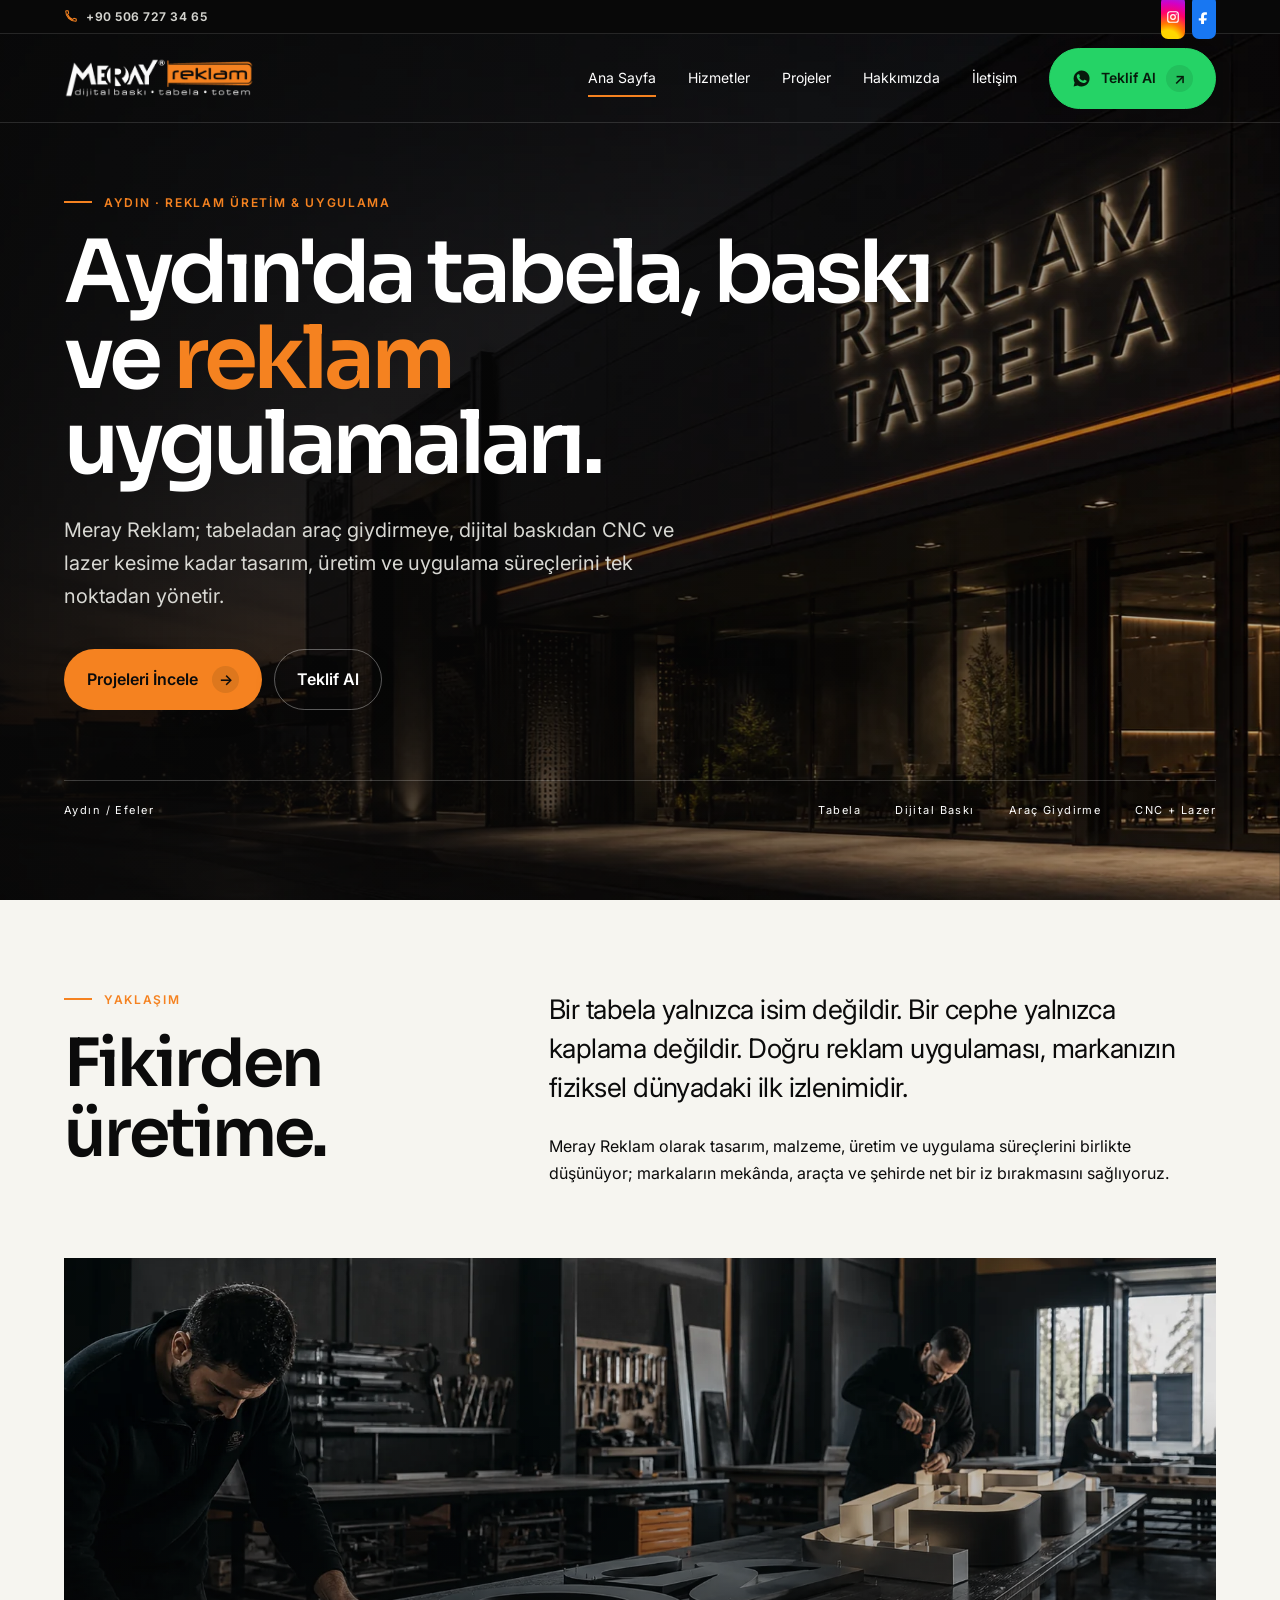
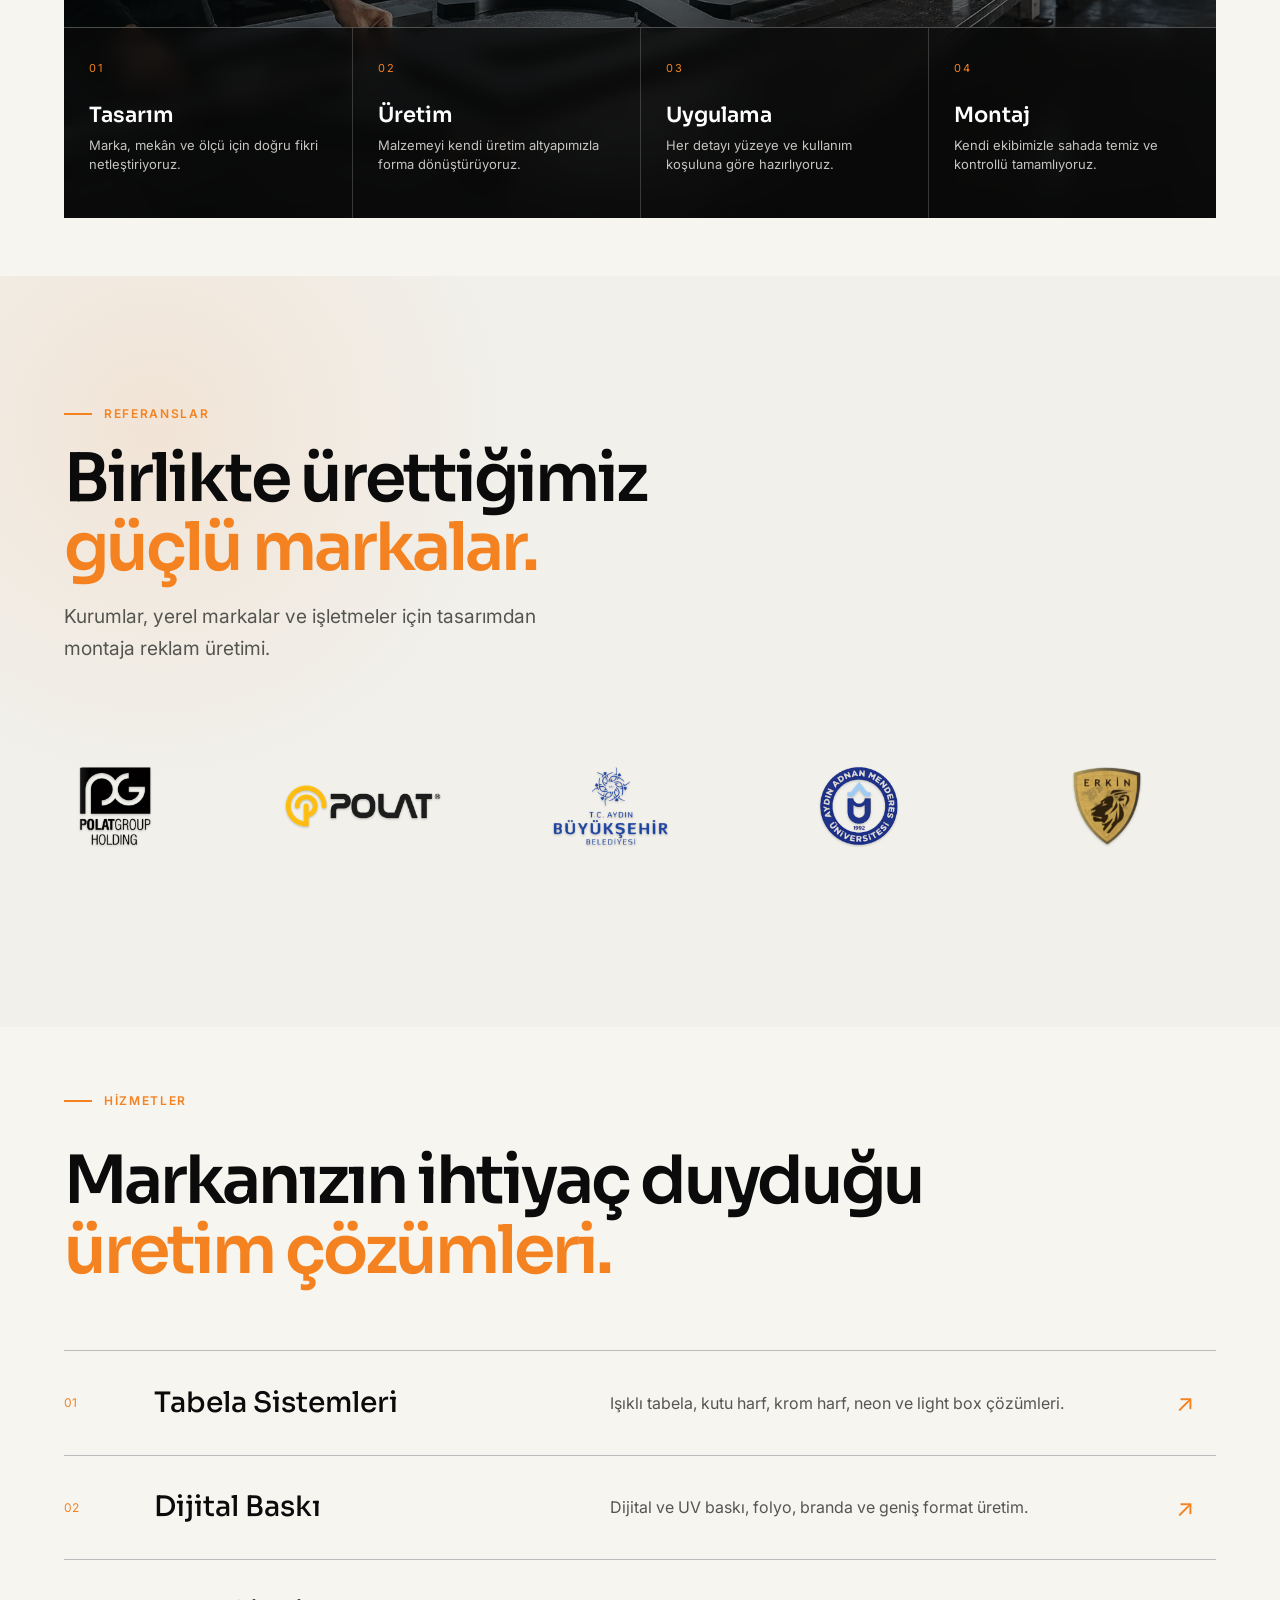
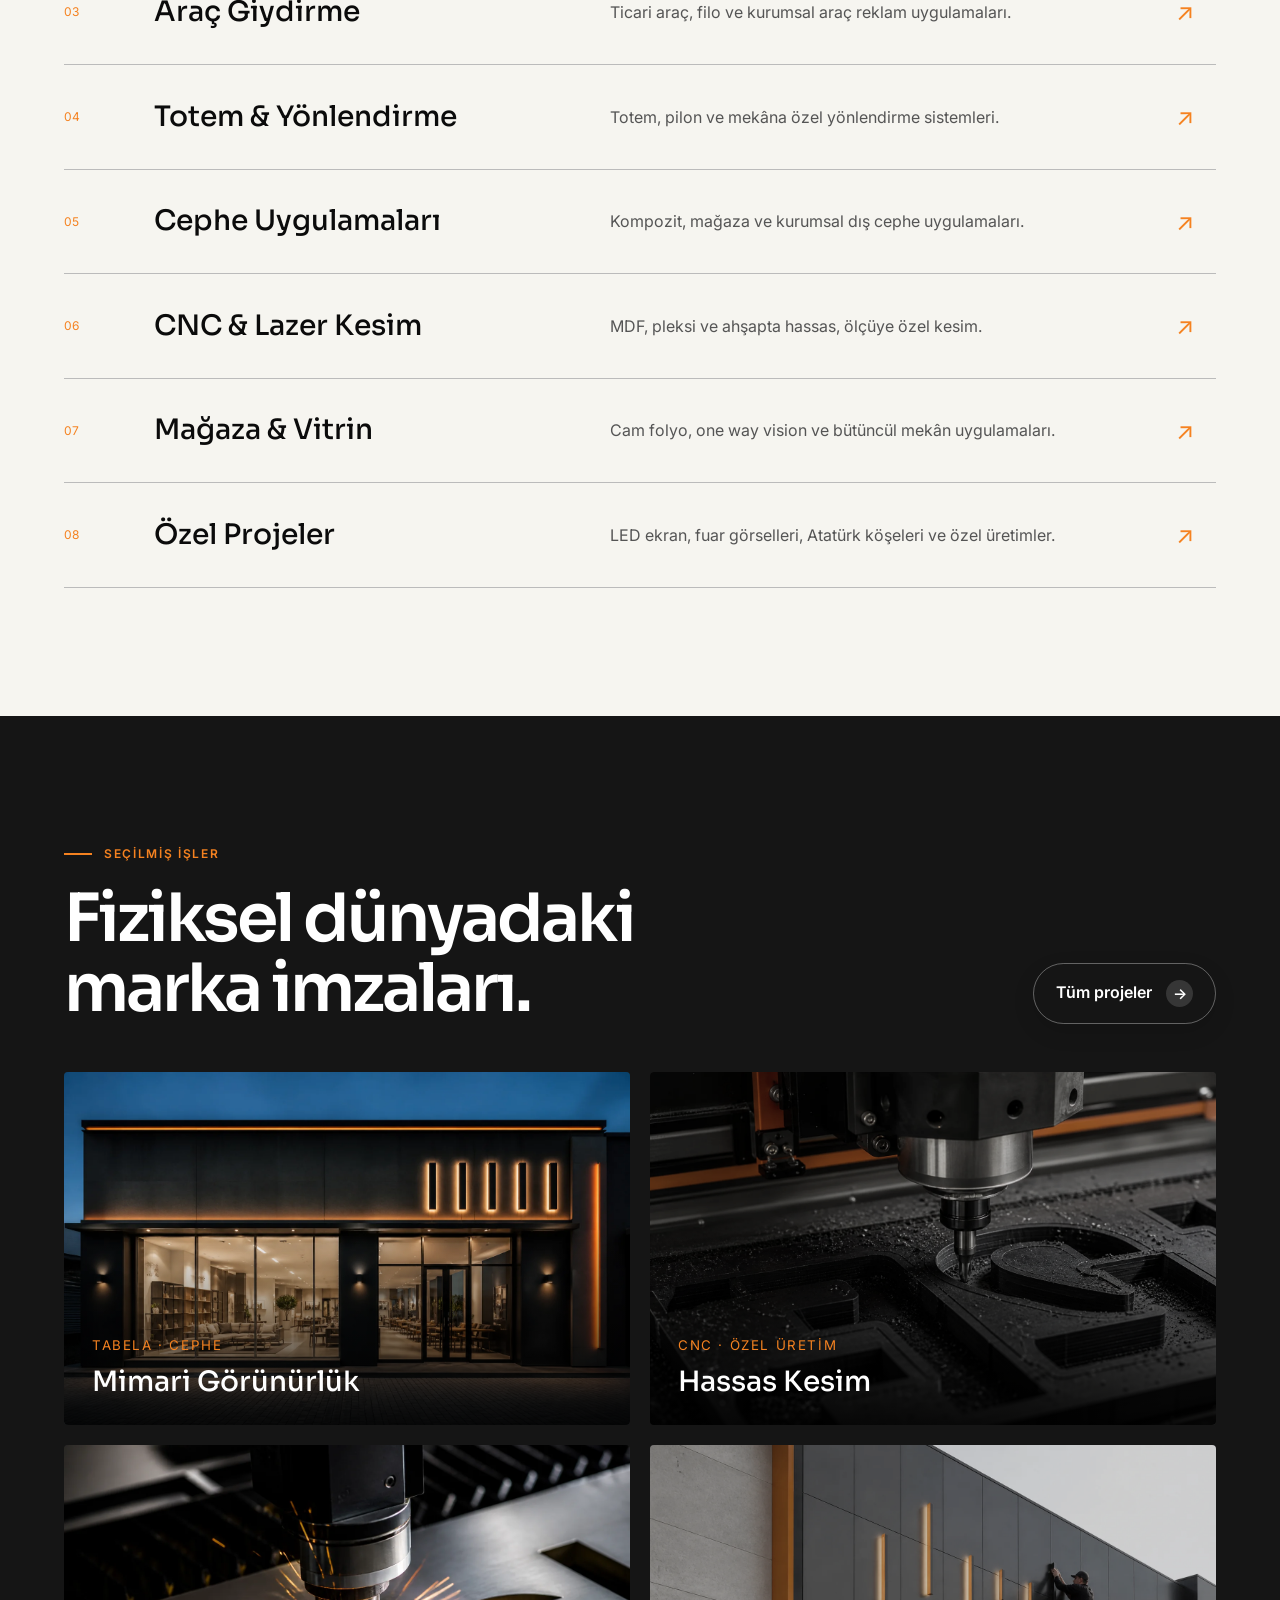
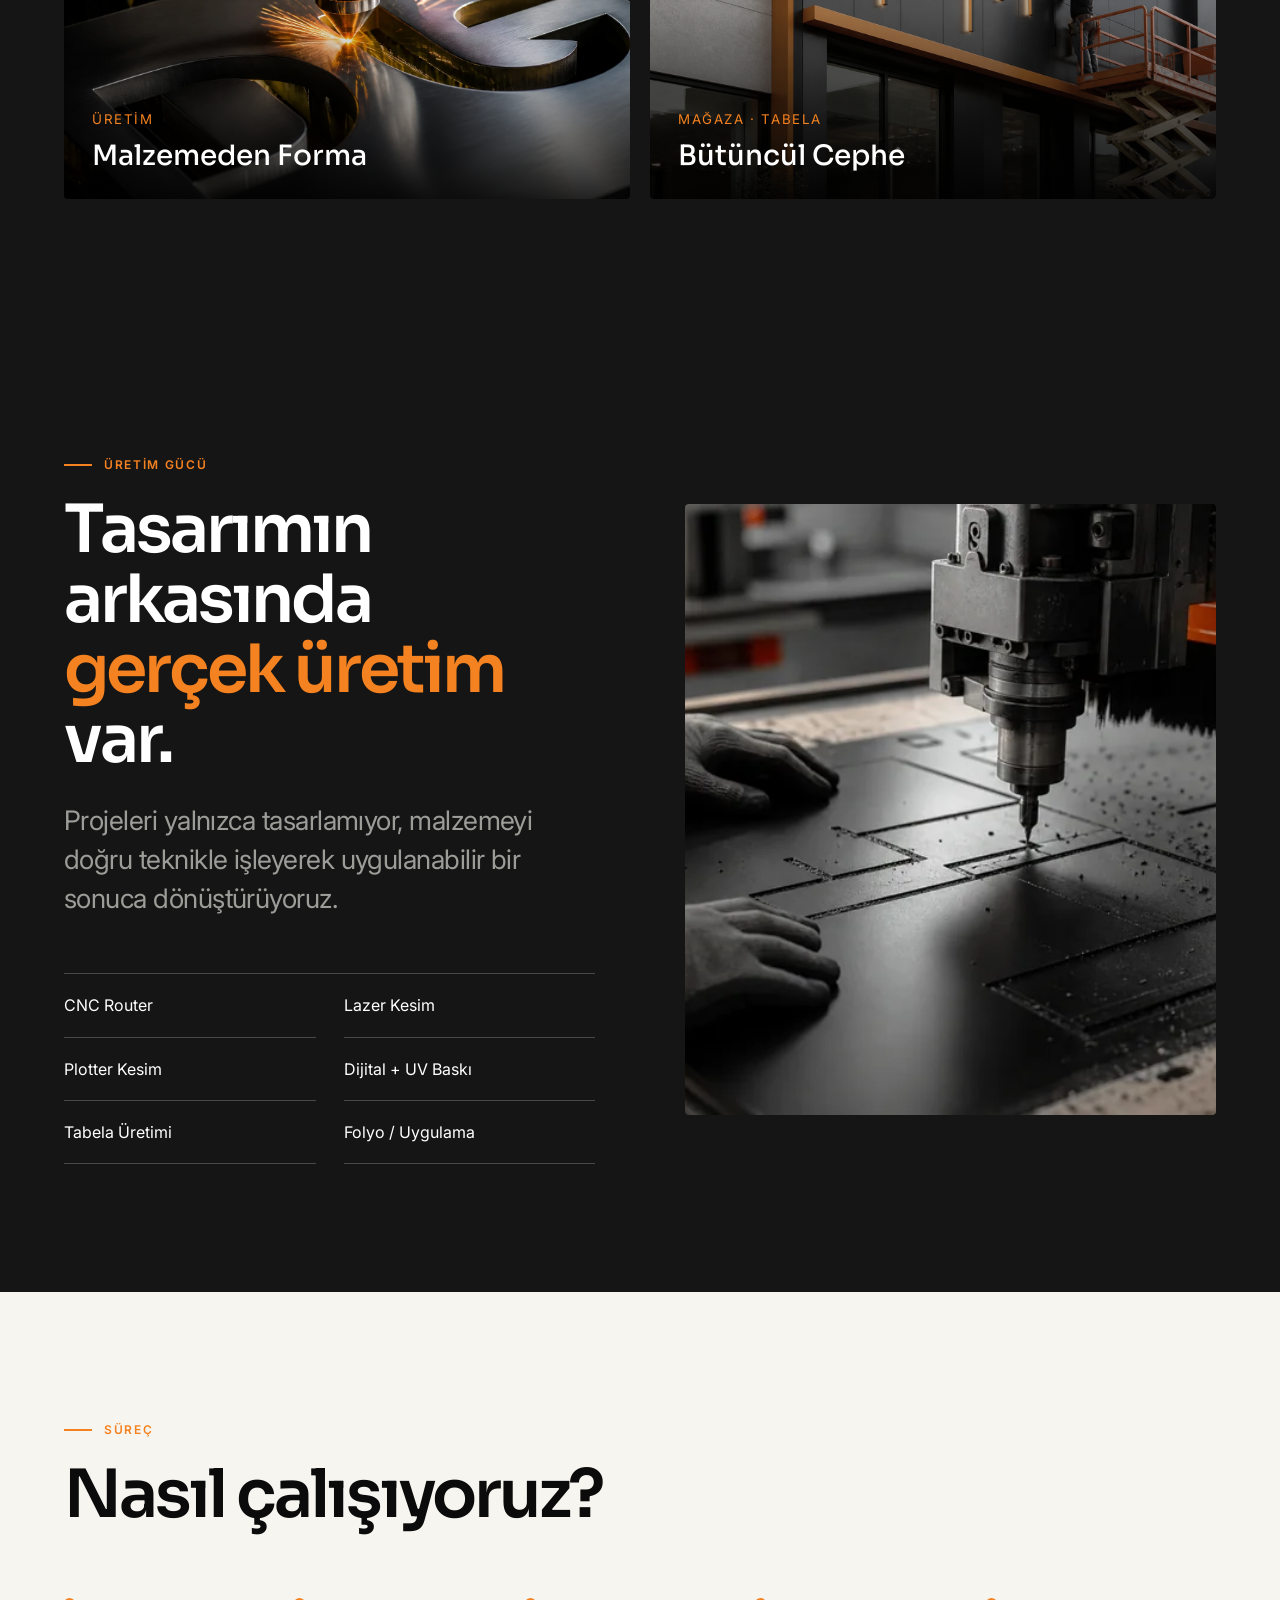
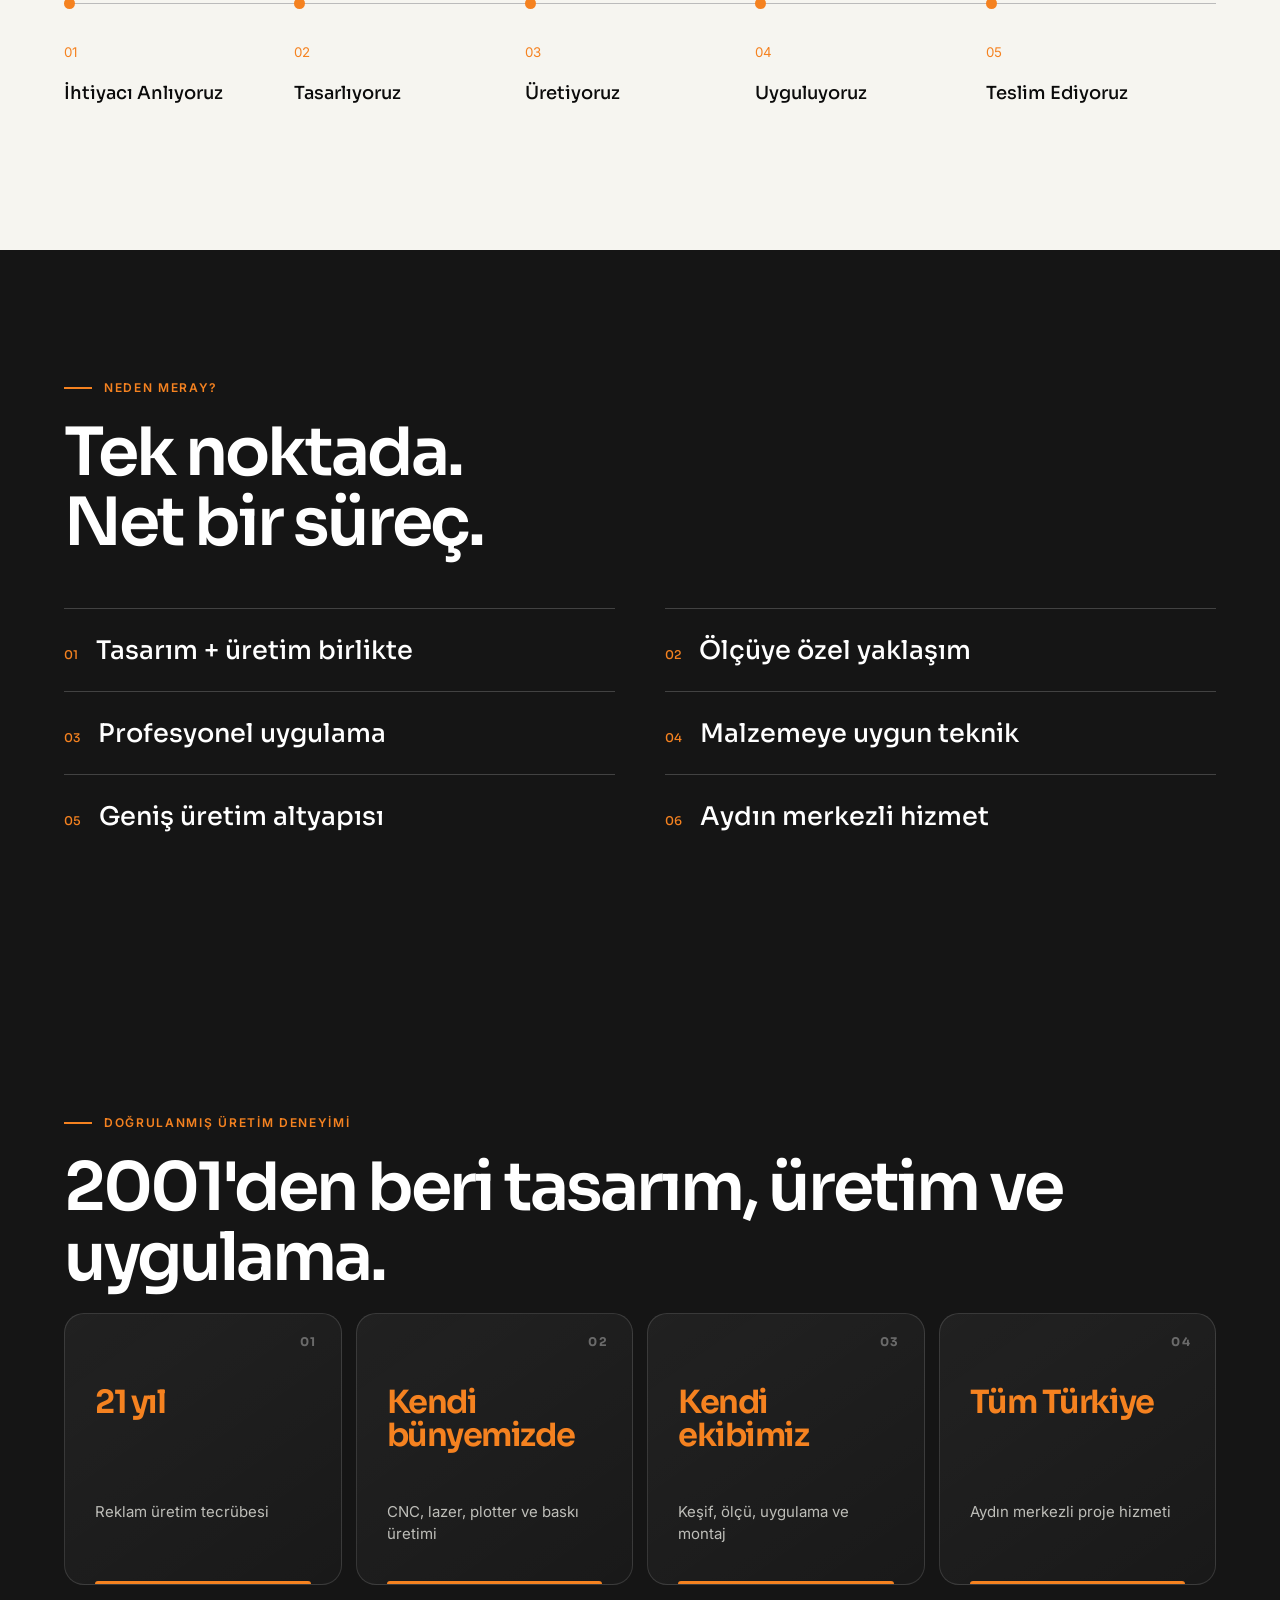
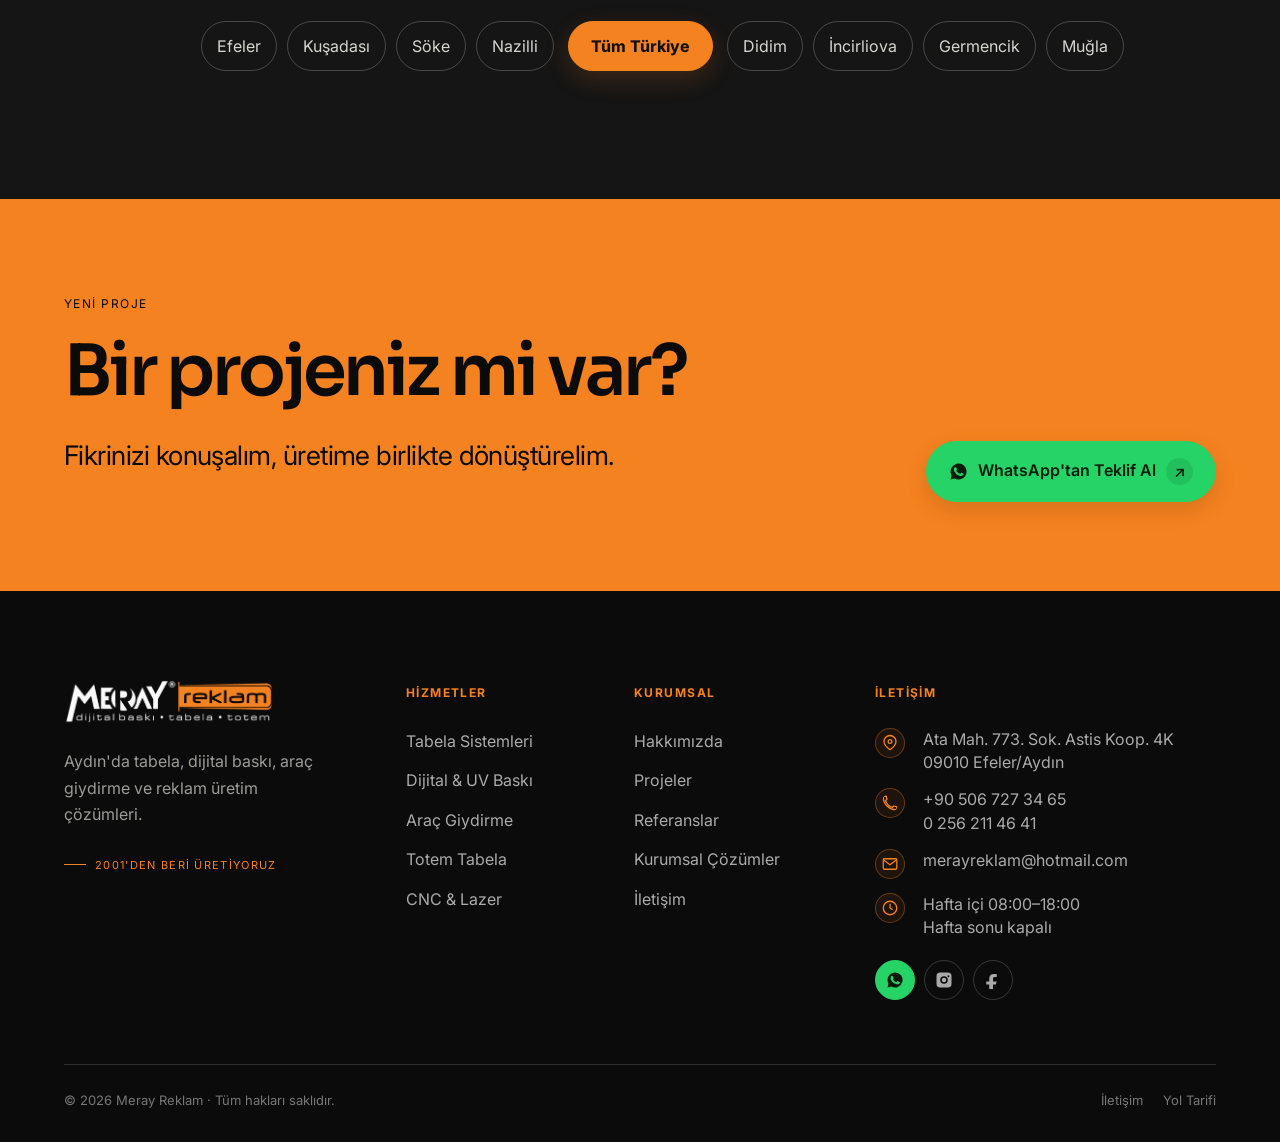
<file: index.html>
<!doctype html><html lang="tr"><head><meta charset="utf-8"><meta name="viewport" content="width=device-width,initial-scale=1"><meta name="robots" content="index,follow,max-image-preview:large"><meta name="theme-color" content="#111111"><meta property="og:type" content="website"><meta property="og:locale" content="tr_TR"><meta property="og:site_name" content="Meray Reklam"><title>Aydın Reklam & Tabela | Dijital Baskı, Araç Giydirme | Meray Reklam</title><meta name="description" content="Aydın'da tabela, dijital baskı, araç giydirme, totem, cephe giydirme, CNC ve lazer kesim hizmetleri. Projeniz için Meray Reklam'dan teklif alın."><link rel="canonical" href="https://www.merayreklam.com/"><meta property="og:title" content="Aydın Reklam & Tabela | Meray Reklam"><meta property="og:description" content="Tasarım, üretim ve uygulama tek noktada."><meta property="og:image" content="assets/images/meray-reklam-mimari-tabela-hero.webp"><meta name="twitter:card" content="summary_large_image"><link rel="icon" href="favicon.ico" sizes="any"><link rel="icon" type="image/png" sizes="32x32" href="favicon-32x32.png"><link rel="apple-touch-icon" href="apple-touch-icon.png"><link rel="preconnect" href="https://fonts.googleapis.com"><link rel="preconnect" href="https://fonts.gstatic.com" crossorigin><link href="https://fonts.googleapis.com/css2?family=Inter:wght@400;500;600&family=Sora:wght@500;600;700&display=swap" rel="stylesheet"><link rel="stylesheet" href="css/style.css"><link rel="stylesheet" href="css/responsive.css"><link rel="stylesheet" href="css/animations.css"><link rel="stylesheet" href="css/footer.css"><link rel="stylesheet" href="css/brand.css"><link rel="stylesheet" href="css/ui-polish.css"><link rel="stylesheet" href="css/layout-refinements.css"><link rel="stylesheet" href="css/references.css"><link rel="preload" as="image" href="assets/images/meray-reklam-mimari-tabela-hero.webp" fetchpriority="high"><script type="application/ld+json">{"@context":"https://schema.org","@graph":[{"@type":["LocalBusiness","ProfessionalService"],"@id":"#meray-reklam","name":"Meray Reklam","legalName":"Meray Reklam","foundingDate":"2001","telephone":"+905067273465","email":"merayreklam@hotmail.com","hasMap":"https://maps.app.goo.gl/nVN23uZ2cdJMD6un9","address":{"@type":"PostalAddress","streetAddress":"Ata Mahallesi, 773. Sokak, Astis Kooperatifi 4K","postalCode":"09010","addressLocality":"Efeler","addressRegion":"Aydın","addressCountry":"TR"},"openingHoursSpecification":[{"@type":"OpeningHoursSpecification","dayOfWeek":["Monday","Tuesday","Wednesday","Thursday","Friday"],"opens":"08:00","closes":"18:00"}],"areaServed":["Efeler","Kuşadası","Söke","Nazilli","Didim","İncirliova","Germencik","Muğla","Türkiye"],"sameAs":["https://www.instagram.com/merayreklam/","https://www.facebook.com/merayreklam"]},{"@type":"WebPage","name":"Aydın'da tabela, baskı ve reklam uygulamaları.","description":"Aydın'da tabela, dijital baskı, araç giydirme, totem, cephe giydirme, CNC ve lazer kesim hizmetleri. Projeniz için Meray Reklam'dan teklif alın.","inLanguage":"tr-TR","publisher":{"@id":"#meray-reklam"}}]}</script></head><body>
<a class="skip" href="#main">İçeriğe geç</a><div class="site-topbar"><div class="shell topbar-inner"><a class="topbar-phone" href="tel:+905067273465" aria-label="Meray Reklam telefon: +90 506 727 34 65"><svg viewBox="0 0 24 24" aria-hidden="true"><path d="M7 3H4a1 1 0 0 0-1 1c0 9.4 7.6 17 17 17a1 1 0 0 0 1-1v-3l-4-1-2 2c-4-1.5-7.5-5-9-9l2-2-1-4Z"/></svg><span>+90 506 727 34 65</span></a><div class="topbar-socials" aria-label="Sosyal medya hesapları"><a class="topbar-social topbar-instagram" href="https://www.instagram.com/merayreklam/" target="_blank" rel="noopener" aria-label="Instagram"><svg viewBox="0 0 24 24" aria-hidden="true"><path d="M7 2h10a5 5 0 0 1 5 5v10a5 5 0 0 1-5 5H7a5 5 0 0 1-5-5V7a5 5 0 0 1 5-5Zm0 2a3 3 0 0 0-3 3v10a3 3 0 0 0 3 3h10a3 3 0 0 0 3-3V7a3 3 0 0 0-3-3H7Zm5 3a5 5 0 1 1 0 10 5 5 0 0 1 0-10Zm0 2a3 3 0 1 0 0 6 3 3 0 0 0 0-6Zm5.5-3.2a1.2 1.2 0 1 1 0 2.4 1.2 1.2 0 0 1 0-2.4Z"/></svg></a><a class="topbar-social topbar-facebook" href="https://www.facebook.com/merayreklam" target="_blank" rel="noopener" aria-label="Facebook"><svg viewBox="0 0 24 24" aria-hidden="true"><path d="M14 8h3V4.2c-.5-.1-2.2-.2-4-.2-3.8 0-6 2.3-6 6.4V14H3v4h4v6h5v-6h4l.7-4H12v-3.2C12 9.6 12.4 8 14 8Z"/></svg></a></div></div></div><header class="site-header"><div class="shell nav"><a class="brand brand-logo" href="/" aria-label="Meray Reklam ana sayfa"><img src="assets/logos/meray-reklam-logo-orange.png" alt="Meray Reklam" width="866" height="186" decoding="async"></a><nav class="nav-links" aria-label="Ana menü"><a class="active" href="/">Ana Sayfa</a><a href="#hizmetler">Hizmetler</a><a href="/projeler">Projeler</a><a href="/hakkimizda">Hakkımızda</a><a href="/iletisim">İletişim</a><a class="btn btn-primary" href="https://wa.me/905067273465?text=Merhaba%20Meray%20Reklam%2C%20web%20siteniz%20%C3%BCzerinden%20ula%C5%9F%C4%B1yorum.%20Bir%20proje%20i%C3%A7in%20fiyat%20almak%20istiyorum."><svg class="btn-icon" viewBox="0 0 24 24" aria-hidden="true"><path d="M12 2a10 10 0 0 0-8.7 14.9L2 22l5.2-1.3A10 10 0 1 0 12 2Zm5.8 14.2c-.2.7-1.2 1.3-2 1.5-.5.1-1.2.2-3.5-.7-3-1.2-5-4.3-5.1-4.5-.1-.2-1.2-1.6-1.2-3 0-1.5.8-2.2 1.1-2.5.3-.3.6-.4.9-.4h.6c.2 0 .4 0 .6.5l.8 2c.1.3.1.5 0 .7l-.5.7c-.2.2-.4.4-.2.7.2.3.8 1.3 1.8 2.1 1.2 1.1 2.2 1.4 2.5 1.6.3.1.5.1.7-.1l.9-1.1c.2-.3.4-.3.7-.2l2.1 1c.3.1.5.2.5.4.1.1.1.7-.1 1.3Z"/></svg>Teklif Al <span class="btn-arrow" aria-hidden="true">↗</span></a></nav><button class="menu-toggle" aria-label="Menüyü aç" aria-expanded="false"><svg viewBox="0 0 24 24" aria-hidden="true"><path class="menu-line" d="M5 8h14"/><path class="menu-line" d="M5 16h14"/></svg></button></div></header>
<main id="main"><section class="hero"><div class="hero-media" role="img" aria-label="Modern bir ticari cephede ışıklı tabela uygulaması"></div><div class="shell hero-content"><div class="label">Aydın · Reklam Üretim & Uygulama</div><h1>Aydın'da tabela, baskı ve <span class="orange">reklam</span> uygulamaları.</h1><p class="hero-copy">Meray Reklam; tabeladan araç giydirmeye, dijital baskıdan CNC ve lazer kesime kadar tasarım, üretim ve uygulama süreçlerini tek noktadan yönetir.</p><div class="hero-actions"><a class="btn btn-primary" href="/projeler">Projeleri İncele <span class="btn-arrow" aria-hidden="true">→</span></a><a class="btn btn-outline" href="/iletisim">Teklif Al</a></div><div class="hero-meta"><span>Aydın / Efeler</span><span>Tabela</span><span>Dijital Baskı</span><span>Araç Giydirme</span><span>CNC + Lazer</span></div></div></section>
<section class="section intro-section"><div class="shell"><div class="split"><div class="reveal"><span class="label">Yaklaşım</span><h2 class="display">Fikirden<br>üretime.</h2></div><div class="reveal"><p class="lead">Bir tabela yalnızca isim değildir. Bir cephe yalnızca kaplama değildir. Doğru reklam uygulaması, markanızın fiziksel dünyadaki ilk izlenimidir.</p><p>Meray Reklam olarak tasarım, malzeme, üretim ve uygulama süreçlerini birlikte düşünüyor; markaların mekânda, araçta ve şehirde net bir iz bırakmasını sağlıyoruz.</p></div></div><div class="process-showcase reveal"><img src="assets/images/meray-reklam-tasarim-uretim-uygulama.webp" srcset="assets/images/meray-reklam-tasarim-uretim-uygulama-960.webp 960w, assets/images/meray-reklam-tasarim-uretim-uygulama.webp 1983w" sizes="(max-width: 680px) 100vw, min(100vw - 56px, 1540px)" alt="Meray Reklam tabela üretim atölyesinde ölçülendirme ve kutu harf montaj süreci" width="2048" height="819" loading="lazy" decoding="async"><div class="process-rail"><article><span>01</span><h3>Tasarım</h3><p>Marka, mekân ve ölçü için doğru fikri netleştiriyoruz.</p></article><article><span>02</span><h3>Üretim</h3><p>Malzemeyi kendi üretim altyapımızla forma dönüştürüyoruz.</p></article><article><span>03</span><h3>Uygulama</h3><p>Her detayı yüzeye ve kullanım koşuluna göre hazırlıyoruz.</p></article><article><span>04</span><h3>Montaj</h3><p>Kendi ekibimizle sahada temiz ve kontrollü tamamlıyoruz.</p></article></div></div></div></section>
<section class="section references-showcase" id="referanslar"><div class="shell"><div class="references-head"><div><span class="label">Referanslar</span><h2 class="display">Birlikte ürettiğimiz<br><span class="orange">güçlü markalar.</span></h2><p>Kurumlar, yerel markalar ve işletmeler için tasarımdan montaja reklam üretimi.</p></div></div></div><div class="logo-marquee" role="region" aria-label="Meray Reklam referans logoları"><div class="logo-track"><div class="logo-set"><div class="logo-card"><img src="assets/logos/references/reference-01.png" alt="Polat Group Holding" width="640" height="360" loading="eager" decoding="async" fetchpriority="low"></div><div class="logo-card"><img src="assets/logos/references/reference-02.png" alt="Polat" width="640" height="360" loading="eager" decoding="async" fetchpriority="low"></div><div class="logo-card"><img src="assets/logos/references/reference-03.png" alt="T.C. Aydın Büyükşehir Belediyesi" width="640" height="360" loading="eager" decoding="async" fetchpriority="low"></div><div class="logo-card"><img src="assets/logos/references/reference-04.png" alt="Aydın Adnan Menderes Üniversitesi" width="640" height="360" loading="eager" decoding="async" fetchpriority="low"></div><div class="logo-card"><img src="assets/logos/references/reference-05.png" alt="Erkin" width="640" height="360" loading="eager" decoding="async" fetchpriority="low"></div><div class="logo-card"><img src="assets/logos/references/reference-06.png" alt="Küçükköy Gıda Marketleri" width="640" height="360" loading="eager" decoding="async" fetchpriority="low"></div><div class="logo-card"><img src="assets/logos/references/reference-07.png" alt="T.C. Efeler Belediyesi" width="640" height="360" loading="eager" decoding="async" fetchpriority="low"></div><div class="logo-card"><img src="assets/logos/references/reference-08.png" alt="Tuğba" width="640" height="360" loading="eager" decoding="async" fetchpriority="low"></div><div class="logo-card"><img src="assets/logos/references/reference-09.png" alt="Limit Yayınları" width="640" height="360" loading="eager" decoding="async" fetchpriority="low"></div><div class="logo-card"><img src="assets/logos/references/reference-10.png" alt="ALM Alüminyum Market" width="640" height="360" loading="eager" decoding="async" fetchpriority="low"></div><div class="logo-card"><img src="assets/logos/references/reference-11.png" alt="İngiliz Kültür Yabancı Dil Kursları" width="640" height="360" loading="eager" decoding="async" fetchpriority="low"></div></div><div class="logo-set" aria-hidden="true"><div class="logo-card"><img src="assets/logos/references/reference-01.png" alt="" width="640" height="360" loading="eager" decoding="async" fetchpriority="low"></div><div class="logo-card"><img src="assets/logos/references/reference-02.png" alt="" width="640" height="360" loading="eager" decoding="async" fetchpriority="low"></div><div class="logo-card"><img src="assets/logos/references/reference-03.png" alt="" width="640" height="360" loading="eager" decoding="async" fetchpriority="low"></div><div class="logo-card"><img src="assets/logos/references/reference-04.png" alt="" width="640" height="360" loading="eager" decoding="async" fetchpriority="low"></div><div class="logo-card"><img src="assets/logos/references/reference-05.png" alt="" width="640" height="360" loading="eager" decoding="async" fetchpriority="low"></div><div class="logo-card"><img src="assets/logos/references/reference-06.png" alt="" width="640" height="360" loading="eager" decoding="async" fetchpriority="low"></div><div class="logo-card"><img src="assets/logos/references/reference-07.png" alt="" width="640" height="360" loading="eager" decoding="async" fetchpriority="low"></div><div class="logo-card"><img src="assets/logos/references/reference-08.png" alt="" width="640" height="360" loading="eager" decoding="async" fetchpriority="low"></div><div class="logo-card"><img src="assets/logos/references/reference-09.png" alt="" width="640" height="360" loading="eager" decoding="async" fetchpriority="low"></div><div class="logo-card"><img src="assets/logos/references/reference-10.png" alt="" width="640" height="360" loading="eager" decoding="async" fetchpriority="low"></div><div class="logo-card"><img src="assets/logos/references/reference-11.png" alt="" width="640" height="360" loading="eager" decoding="async" fetchpriority="low"></div></div></div></div></section><section class="section" id="hizmetler"><div class="shell"><div class="services-head reveal"><div><span class="label">Hizmetler</span></div><h2 class="display">Markanızın ihtiyaç duyduğu <span class="orange">üretim çözümleri.</span></h2></div>
<div class="services"><a class="service-row reveal" href="/aydin-tabela"><span class="service-no">01</span><h3>Tabela Sistemleri</h3><p>Işıklı tabela, kutu harf, krom harf, neon ve light box çözümleri.</p><span class="arrow">↗</span></a><a class="service-row reveal" href="/aydin-dijital-baski"><span class="service-no">02</span><h3>Dijital Baskı</h3><p>Dijital ve UV baskı, folyo, branda ve geniş format üretim.</p><span class="arrow">↗</span></a><a class="service-row reveal" href="/aydin-arac-giydirme"><span class="service-no">03</span><h3>Araç Giydirme</h3><p>Ticari araç, filo ve kurumsal araç reklam uygulamaları.</p><span class="arrow">↗</span></a><a class="service-row reveal" href="/aydin-totem-tabela"><span class="service-no">04</span><h3>Totem & Yönlendirme</h3><p>Totem, pilon ve mekâna özel yönlendirme sistemleri.</p><span class="arrow">↗</span></a><a class="service-row reveal" href="/aydin-cephe-giydirme"><span class="service-no">05</span><h3>Cephe Uygulamaları</h3><p>Kompozit, mağaza ve kurumsal dış cephe uygulamaları.</p><span class="arrow">↗</span></a><a class="service-row reveal" href="/aydin-cnc-kesim"><span class="service-no">06</span><h3>CNC & Lazer Kesim</h3><p>MDF, pleksi ve ahşapta hassas, ölçüye özel kesim.</p><span class="arrow">↗</span></a><a class="service-row reveal" href="/magaza-vitrin-giydirme"><span class="service-no">07</span><h3>Mağaza & Vitrin</h3><p>Cam folyo, one way vision ve bütüncül mekân uygulamaları.</p><span class="arrow">↗</span></a><a class="service-row reveal" href="/iletisim"><span class="service-no">08</span><h3>Özel Projeler</h3><p>LED ekran, fuar görselleri, Atatürk köşeleri ve özel üretimler.</p><span class="arrow">↗</span></a></div></div></section>
<section class="section dark"><div class="shell"><div class="project-head reveal"><div><span class="label">Seçilmiş İşler</span><h2 class="display">Fiziksel dünyadaki<br>marka imzaları.</h2></div><a class="btn btn-outline" href="/projeler">Tüm projeler <span class="btn-arrow" aria-hidden="true">→</span></a></div><div class="project-grid"><a class="project-card reveal" href="/projeler"><img src="assets/images/home-project-mimari-v2.webp" alt="Gece görünürlüğü güçlü mimari ışıklı tabela uygulaması" width="1536" height="1024" loading="lazy" decoding="async"><div class="project-info"><small>Tabela · Cephe</small><h3>Mimari Görünürlük</h3></div></a><a class="project-card reveal" href="/projeler"><img src="assets/images/home-project-cnc-v2.webp" alt="Ölçüye özel CNC kesim üretim detayı" width="1536" height="1024" loading="lazy" decoding="async"><div class="project-info"><small>CNC · Özel Üretim</small><h3>Hassas Kesim</h3></div></a><a class="project-card reveal" href="/projeler"><img src="assets/images/home-project-lazer-v2.webp" alt="Hassas lazer kesim üretim detayı" width="1536" height="1024" loading="lazy" decoding="async"><div class="project-info"><small>Üretim</small><h3>Malzemeden Forma</h3></div></a><a class="project-card reveal" href="/projeler"><img src="assets/images/home-project-cephe-v2.webp" alt="Kurumsal mağaza cephesi ve tabela uygulaması" width="1536" height="1024" loading="lazy" decoding="async"><div class="project-info"><small>Mağaza · Tabela</small><h3>Bütüncül Cephe</h3></div></a></div></div></section>
<section class="section dark" id="uretim"><div class="shell production"><div class="reveal"><span class="label">Üretim Gücü</span><h2 class="display">Tasarımın arkasında <span class="orange">gerçek üretim</span> var.</h2><p class="muted lead">Projeleri yalnızca tasarlamıyor, malzemeyi doğru teknikle işleyerek uygulanabilir bir sonuca dönüştürüyoruz.</p><div class="capabilities"><span>CNC Router</span><span>Lazer Kesim</span><span>Plotter Kesim</span><span>Dijital + UV Baskı</span><span>Tabela Üretimi</span><span>Folyo / Uygulama</span></div></div><img class="reveal" src="assets/images/meray-reklam-cnc-uretim.webp" srcset="assets/images/meray-reklam-cnc-uretim-768.webp 768w, assets/images/meray-reklam-cnc-uretim.webp 1536w" sizes="(max-width: 1100px) 100vw, 50vw" alt="Hassas CNC üretimi sırasında malzeme kesimi" width="1536" height="1024" loading="lazy" decoding="async"></div></section>
<section class="section"><div class="shell"><span class="label">Süreç</span><h2 class="display">Nasıl çalışıyoruz?</h2><div class="steps reveal"><div class="step"><small>01</small><h3>İhtiyacı Anlıyoruz</h3></div><div class="step"><small>02</small><h3>Tasarlıyoruz</h3></div><div class="step"><small>03</small><h3>Üretiyoruz</h3></div><div class="step"><small>04</small><h3>Uyguluyoruz</h3></div><div class="step"><small>05</small><h3>Teslim Ediyoruz</h3></div></div></div></section>
<section class="section dark"><div class="shell"><span class="label">Neden Meray?</span><h2 class="display">Tek noktada.<br>Net bir süreç.</h2><div class="why-grid reveal"><div class="why-item"><span>01</span>Tasarım + üretim birlikte</div><div class="why-item"><span>02</span>Ölçüye özel yaklaşım</div><div class="why-item"><span>03</span>Profesyonel uygulama</div><div class="why-item"><span>04</span>Malzemeye uygun teknik</div><div class="why-item"><span>05</span>Geniş üretim altyapısı</div><div class="why-item"><span>06</span>Aydın merkezli hizmet</div></div></div></section>
<section class="section dark"><div class="shell"><span class="label">Doğrulanmış Üretim Deneyimi</span><h2 class="display">2001'den beri tasarım, üretim ve uygulama.</h2><div class="facts experience-facts reveal"><div class="fact"><strong class="metric-stat"><b class="metric-number" data-count="25">25</b> yıl</strong><span>Reklam üretim tecrübesi</span></div><div class="fact"><strong>Kendi bünyemizde</strong><span>CNC, lazer, plotter ve baskı üretimi</span></div><div class="fact"><strong>Kendi ekibimiz</strong><span>Keşif, ölçü, uygulama ve montaj</span></div><div class="fact"><strong>Tüm Türkiye</strong><span>Aydın merkezli proje hizmeti</span></div></div><div class="areas" aria-label="Hizmet bölgeleri"><div class="area-side area-side-left"><span>Efeler</span><span>Kuşadası</span><span>Söke</span><span>Nazilli</span></div><span class="area-primary">Tüm Türkiye</span><div class="area-side area-side-right"><span>Didim</span><span>İncirliova</span><span>Germencik</span><span>Muğla</span></div></div></div></section><section class="section cta"><div class="shell cta-inner"><div><span class="eyebrow">Yeni proje</span><h2 class="display">Bir projeniz mi var?</h2><p class="lead">Fikrinizi konuşalım, üretime birlikte dönüştürelim.</p></div><a class="btn" href="https://wa.me/905067273465?text=Merhaba%20Meray%20Reklam%2C%20web%20siteniz%20%C3%BCzerinden%20ula%C5%9F%C4%B1yorum.%20Bir%20proje%20i%C3%A7in%20fiyat%20almak%20istiyorum."><svg class="btn-icon" viewBox="0 0 24 24" aria-hidden="true"><path d="M12 2a10 10 0 0 0-8.7 14.9L2 22l5.2-1.3A10 10 0 1 0 12 2Zm5.8 14.2c-.2.7-1.2 1.3-2 1.5-.5.1-1.2.2-3.5-.7-3-1.2-5-4.3-5.1-4.5-.1-.2-1.2-1.6-1.2-3 0-1.5.8-2.2 1.1-2.5.3-.3.6-.4.9-.4h.6c.2 0 .4 0 .6.5l.8 2c.1.3.1.5 0 .7l-.5.7c-.2.2-.4.4-.2.7.2.3.8 1.3 1.8 2.1 1.2 1.1 2.2 1.4 2.5 1.6.3.1.5.1.7-.1l.9-1.1c.2-.3.4-.3.7-.2l2.1 1c.3.1.5.2.5.4.1.1.1.7-.1 1.3Z"/></svg>WhatsApp'tan Teklif Al <span class="btn-arrow" aria-hidden="true">↗</span></a></div></section></main>
<footer class="site-footer"><div class="shell"><div class="footer-grid">
<div class="footer-brand"><a class="brand brand-logo" href="/" aria-label="Meray Reklam ana sayfa"><img src="assets/logos/meray-reklam-logo-orange.png" alt="Meray Reklam" width="866" height="186" decoding="async"></a><p>Aydın'da tabela, dijital baskı, araç giydirme ve reklam üretim çözümleri.</p><span class="footer-kicker">2001'den beri üretiyoruz</span></div>
<div class="footer-col"><h3>Hizmetler</h3><div class="footer-links"><a href="/aydin-tabela">Tabela Sistemleri</a><a href="/aydin-dijital-baski">Dijital & UV Baskı</a><a href="/aydin-arac-giydirme">Araç Giydirme</a><a href="/aydin-totem-tabela">Totem Tabela</a><a href="/aydin-cnc-kesim">CNC & Lazer</a></div></div>
<div class="footer-col"><h3>Kurumsal</h3><div class="footer-links"><a href="/hakkimizda">Hakkımızda</a><a href="/projeler">Projeler</a><a href="/projeler#referanslar">Referanslar</a><a href="/kurumsal-cozumler">Kurumsal Çözümler</a><a href="/iletisim">İletişim</a></div></div>
<div class="footer-col"><h3>İletişim</h3><div class="footer-contact">
<a class="footer-contact-item" href="https://maps.app.goo.gl/nVN23uZ2cdJMD6un9" target="_blank" rel="noopener"><svg class="footer-icon" viewBox="0 0 24 24" aria-hidden="true"><path d="M20 10c0 5-8 11-8 11S4 15 4 10a8 8 0 1 1 16 0Z"/><circle cx="12" cy="10" r="2.5"/></svg><span>Ata Mah. 773. Sok. Astis Koop. 4K<br>09010 Efeler/Aydın</span></a>
<a class="footer-contact-item" href="tel:+905067273465"><svg class="footer-icon" viewBox="0 0 24 24" aria-hidden="true"><path d="M7 3H4a1 1 0 0 0-1 1c0 9.4 7.6 17 17 17a1 1 0 0 0 1-1v-3l-4-1-2 2c-4-1.5-7.5-5-9-9l2-2-1-4Z"/></svg><span>+90 506 727 34 65<br>0 256 211 46 41</span></a>
<a class="footer-contact-item" href="mailto:merayreklam@hotmail.com"><svg class="footer-icon" viewBox="0 0 24 24" aria-hidden="true"><rect x="3" y="5" width="18" height="14" rx="1"/><path d="m4 7 8 6 8-6"/></svg><span>merayreklam@hotmail.com</span></a>
<div class="footer-contact-item"><svg class="footer-icon" viewBox="0 0 24 24" aria-hidden="true"><circle cx="12" cy="12" r="9"/><path d="M12 7v5l3 2"/></svg><span>Hafta içi 08:00–18:00<br>Hafta sonu kapalı</span></div>
</div><div class="footer-socials"><a href="https://wa.me/905067273465" aria-label="WhatsApp" target="_blank" rel="noopener"><svg viewBox="0 0 24 24"><path d="M12 2a10 10 0 0 0-8.7 14.9L2 22l5.2-1.3A10 10 0 1 0 12 2Zm5.8 14.2c-.2.7-1.2 1.3-2 1.5-.5.1-1.2.2-3.5-.7-3-1.2-5-4.3-5.1-4.5-.1-.2-1.2-1.6-1.2-3 0-1.5.8-2.2 1.1-2.5.3-.3.6-.4.9-.4h.6c.2 0 .4 0 .6.5l.8 2c.1.3.1.5 0 .7l-.5.7c-.2.2-.4.4-.2.7.2.3.8 1.3 1.8 2.1 1.2 1.1 2.2 1.4 2.5 1.6.3.1.5.1.7-.1l.9-1.1c.2-.3.4-.3.7-.2l2.1 1c.3.1.5.2.5.4.1.1.1.7-.1 1.3Z"/></svg></a><a href="https://www.instagram.com/merayreklam/" aria-label="Instagram" target="_blank" rel="noopener"><svg viewBox="0 0 24 24"><path d="M7 2h10a5 5 0 0 1 5 5v10a5 5 0 0 1-5 5H7a5 5 0 0 1-5-5V7a5 5 0 0 1 5-5Zm5 5a5 5 0 1 0 0 10 5 5 0 0 0 0-10Zm6-1.2a1.2 1.2 0 1 0 0 2.4 1.2 1.2 0 0 0 0-2.4ZM12 9a3 3 0 1 1 0 6 3 3 0 0 1 0-6Z"/></svg></a><a href="https://www.facebook.com/merayreklam" aria-label="Facebook" target="_blank" rel="noopener"><svg viewBox="0 0 24 24"><path d="M14 8h3V4.2c-.5-.1-2.2-.2-4-.2-3.8 0-6 2.3-6 6.4V14H3v4h4v6h5v-6h4l.7-4H12v-3.2C12 9.6 12.4 8 14 8Z"/></svg></a></div></div>
</div><div class="footer-bottom"><span>© 2026 Meray Reklam · Tüm hakları saklıdır.</span><div class="footer-legal"><a href="/iletisim">İletişim</a><a href="https://maps.app.goo.gl/nVN23uZ2cdJMD6un9" target="_blank" rel="noopener">Yol Tarifi</a></div></div></div></footer><div class="mobile-actions"><a class="mobile-call" href="tel:+905067273465"><svg class="action-icon" viewBox="0 0 24 24" aria-hidden="true"><path d="M7 3H4a1 1 0 0 0-1 1c0 9.4 7.6 17 17 17a1 1 0 0 0 1-1v-3l-4-1-2 2c-4-1.5-7.5-5-9-9l2-2-1-4Z"/></svg><span>Ara</span></a><a class="mobile-whatsapp" href="https://wa.me/905067273465" target="_blank" rel="noopener"><svg class="action-icon" viewBox="0 0 24 24" aria-hidden="true"><path d="M12 2a10 10 0 0 0-8.7 14.9L2 22l5.2-1.3A10 10 0 1 0 12 2Zm5.8 14.2c-.2.7-1.2 1.3-2 1.5-.5.1-1.2.2-3.5-.7-3-1.2-5-4.3-5.1-4.5-.1-.2-1.2-1.6-1.2-3 0-1.5.8-2.2 1.1-2.5.3-.3.6-.4.9-.4h.6c.2 0 .4 0 .6.5l.8 2c.1.3.1.5 0 .7l-.5.7c-.2.2-.4.4-.2.7.2.3.8 1.3 1.8 2.1 1.2 1.1 2.2 1.4 2.5 1.6.3.1.5.1.7-.1l.9-1.1c.2-.3.4-.3.7-.2l2.1 1c.3.1.5.2.5.4.1.1.1.7-.1 1.3Z"/></svg><span>WhatsApp</span></a></div><script defer src="js/main.js"></script></body></html>
</file>
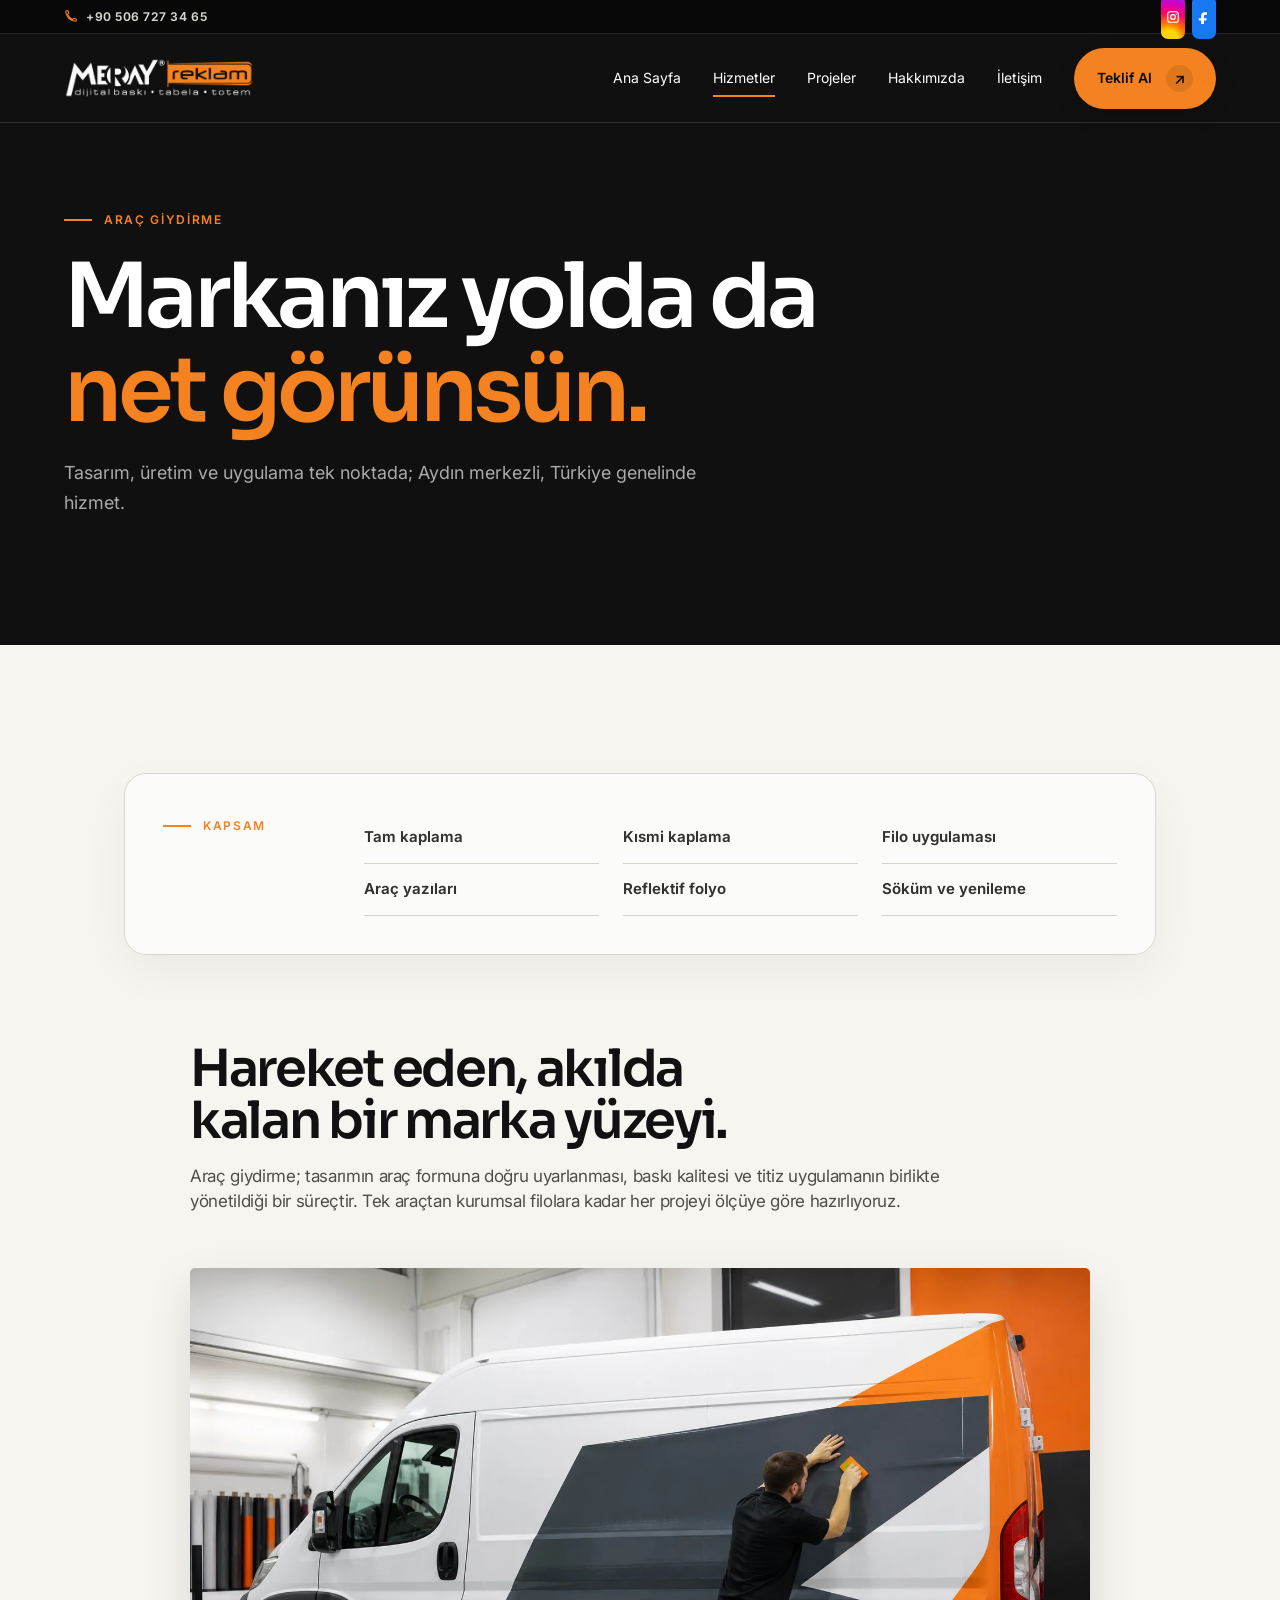
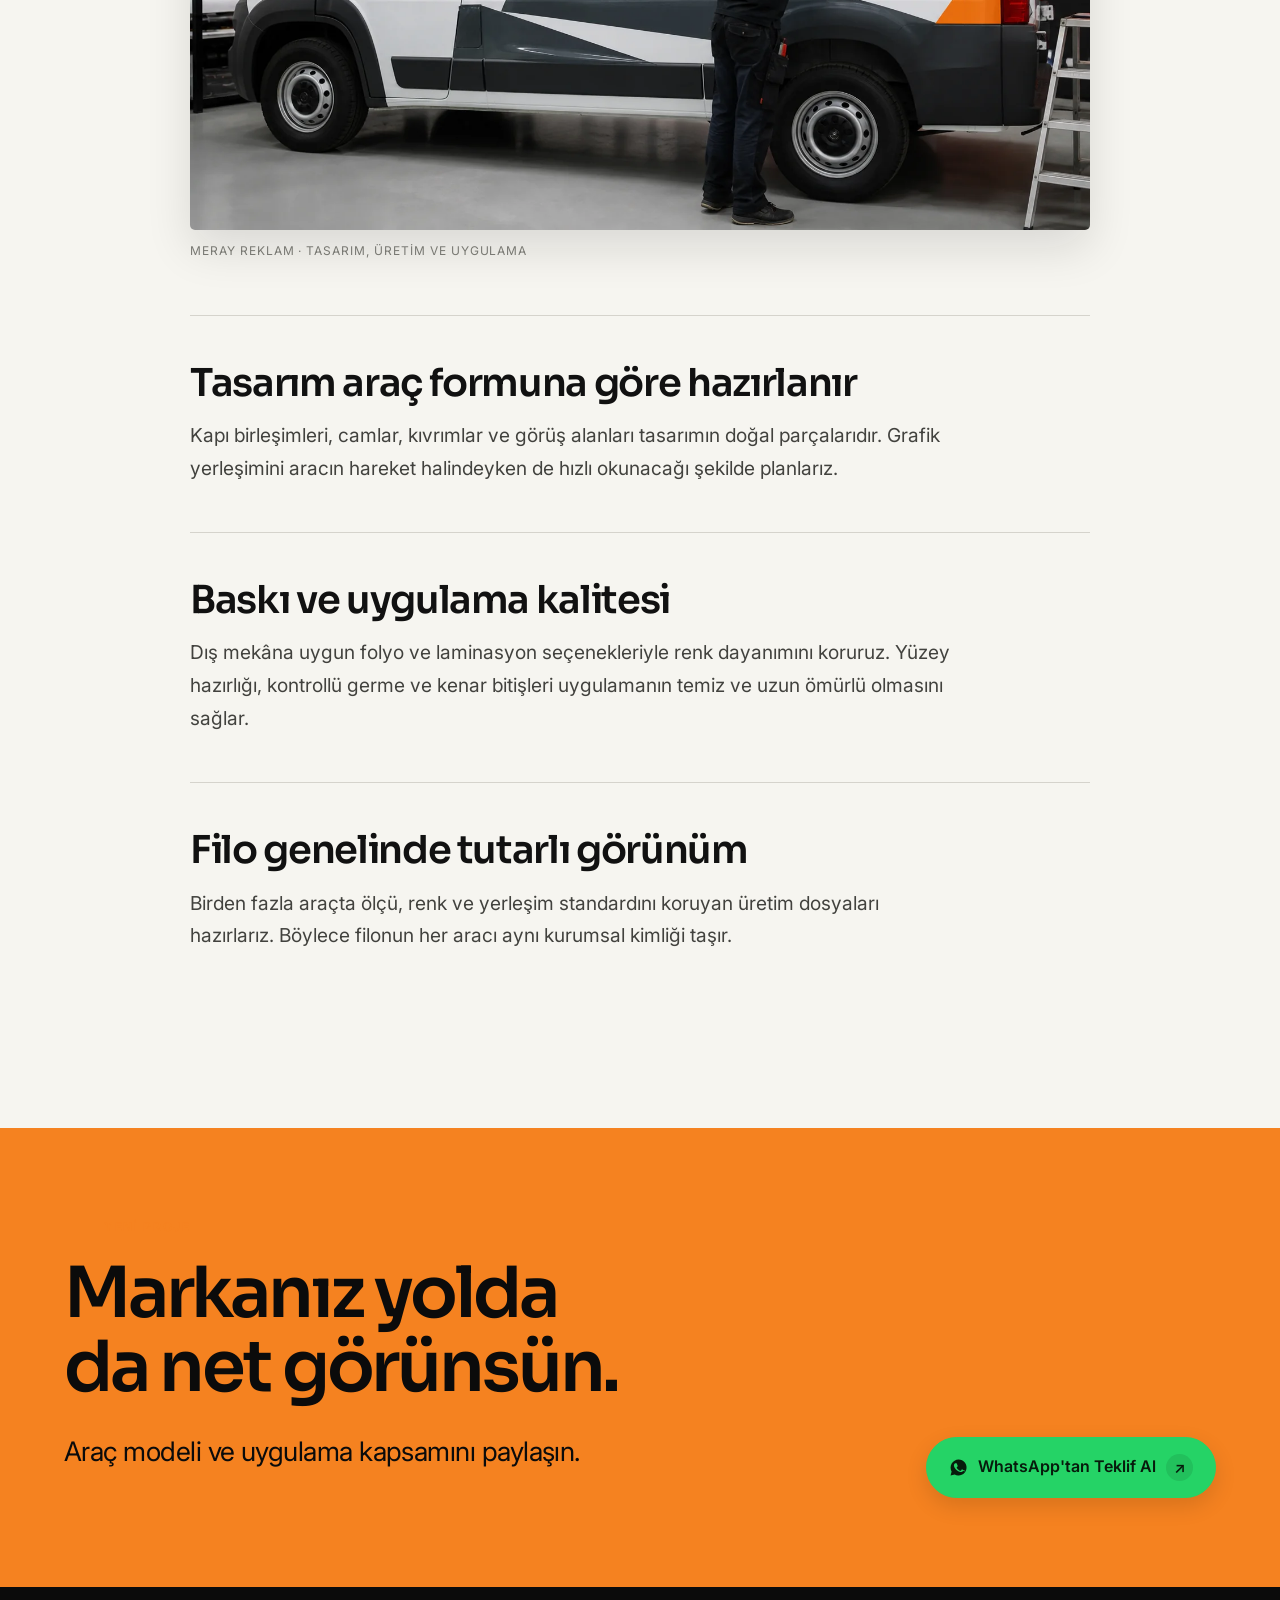
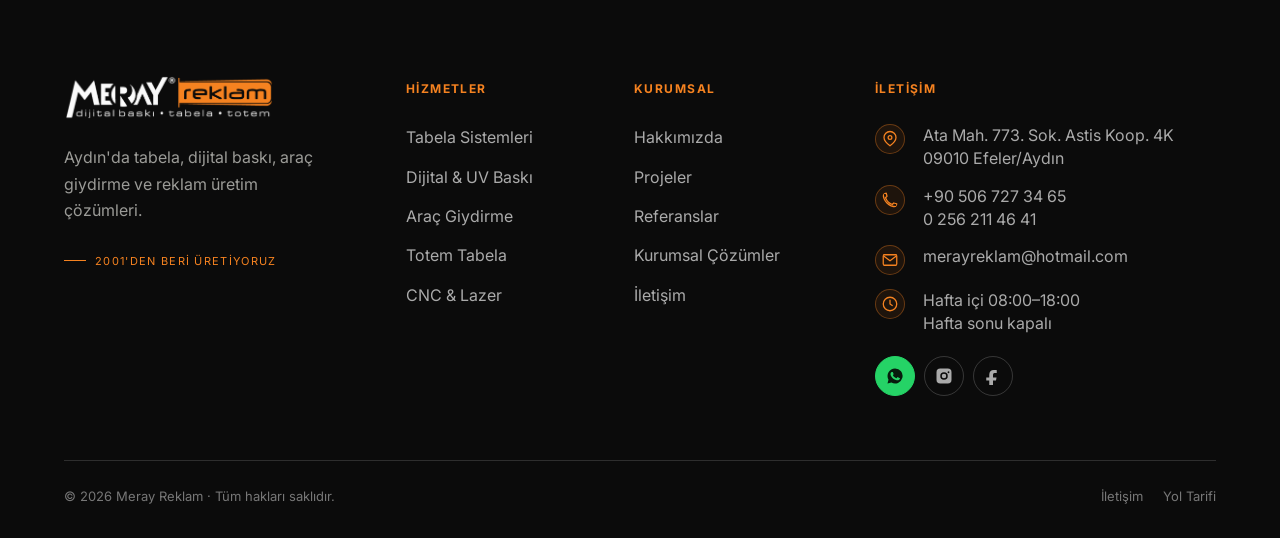
<file: aydin-arac-giydirme.html>
<!doctype html><html lang="tr"><head><meta charset="utf-8"><meta name="viewport" content="width=device-width,initial-scale=1"><meta name="robots" content="index,follow,max-image-preview:large"><meta name="theme-color" content="#111111"><meta property="og:type" content="website"><meta property="og:locale" content="tr_TR"><meta property="og:site_name" content="Meray Reklam"><title>Aydın Araç Giydirme | Meray Reklam</title><meta name="description" content="Aydın Araç Giydirme hizmetinde keşif, tasarım, kendi bünyemizde üretim ve profesyonel montaj. Meray Reklam, Aydın ve tüm Türkiye."><link rel="canonical" href="https://www.merayreklam.com/aydin-arac-giydirme"><meta property="og:title" content="Aydın Araç Giydirme | Meray Reklam"><meta property="og:description" content="Aydın Araç Giydirme hizmetinde keşif, tasarım, kendi bünyemizde üretim ve profesyonel montaj. Meray Reklam, Aydın ve tüm Türkiye."><meta property="og:image" content="assets/images/service-arac-giydirme-v2.webp"><meta name="twitter:card" content="summary_large_image"><link rel="icon" href="favicon.ico" sizes="any"><link rel="icon" type="image/png" sizes="32x32" href="favicon-32x32.png"><link rel="apple-touch-icon" href="apple-touch-icon.png"><link rel="preconnect" href="https://fonts.googleapis.com"><link rel="preconnect" href="https://fonts.gstatic.com" crossorigin><link href="https://fonts.googleapis.com/css2?family=Inter:wght@400;500;600&family=Sora:wght@500;600;700&display=swap" rel="stylesheet"><link rel="stylesheet" href="css/style.css"><link rel="stylesheet" href="css/responsive.css"><link rel="stylesheet" href="css/animations.css"><link rel="stylesheet" href="css/footer.css"><link rel="stylesheet" href="css/brand.css"><link rel="stylesheet" href="css/ui-polish.css"><link rel="stylesheet" href="css/layout-refinements.css"><script type="application/ld+json">{"@context":"https://schema.org","@graph":[{"@type":["LocalBusiness","ProfessionalService"],"@id":"#meray-reklam","name":"Meray Reklam","legalName":"Meray Reklam","foundingDate":"2001","telephone":"+905067273465","email":"merayreklam@hotmail.com","hasMap":"https://maps.app.goo.gl/nVN23uZ2cdJMD6un9","address":{"@type":"PostalAddress","streetAddress":"Ata Mahallesi, 773. Sokak, Astis Kooperatifi 4K","postalCode":"09010","addressLocality":"Efeler","addressRegion":"Aydın","addressCountry":"TR"},"openingHoursSpecification":[{"@type":"OpeningHoursSpecification","dayOfWeek":["Monday","Tuesday","Wednesday","Thursday","Friday"],"opens":"08:00","closes":"18:00"}],"areaServed":["Efeler","Kuşadası","Söke","Nazilli","Didim","İncirliova","Germencik","Muğla","Türkiye"],"sameAs":["https://www.instagram.com/merayreklam/","https://www.facebook.com/merayreklam"]},{"@type":"Service","name":"Markanız yolda da net görünsün.","description":"Aydın Araç Giydirme hizmetinde keşif, tasarım, kendi bünyemizde üretim ve profesyonel montaj. Meray Reklam, Aydın ve tüm Türkiye.","inLanguage":"tr-TR","publisher":{"@id":"#meray-reklam"},"provider":{"@id":"#meray-reklam"},"areaServed":["Aydın","Ege Bölgesi","Türkiye"]}]}</script></head><body><a class="skip" href="#main">İçeriğe geç</a><div class="site-topbar"><div class="shell topbar-inner"><a class="topbar-phone" href="tel:+905067273465" aria-label="Meray Reklam telefon: +90 506 727 34 65"><svg viewBox="0 0 24 24" aria-hidden="true"><path d="M7 3H4a1 1 0 0 0-1 1c0 9.4 7.6 17 17 17a1 1 0 0 0 1-1v-3l-4-1-2 2c-4-1.5-7.5-5-9-9l2-2-1-4Z"/></svg><span>+90 506 727 34 65</span></a><div class="topbar-socials" aria-label="Sosyal medya hesapları"><a class="topbar-social topbar-instagram" href="https://www.instagram.com/merayreklam/" target="_blank" rel="noopener" aria-label="Instagram"><svg viewBox="0 0 24 24" aria-hidden="true"><path d="M7 2h10a5 5 0 0 1 5 5v10a5 5 0 0 1-5 5H7a5 5 0 0 1-5-5V7a5 5 0 0 1 5-5Zm0 2a3 3 0 0 0-3 3v10a3 3 0 0 0 3 3h10a3 3 0 0 0 3-3V7a3 3 0 0 0-3-3H7Zm5 3a5 5 0 1 1 0 10 5 5 0 0 1 0-10Zm0 2a3 3 0 1 0 0 6 3 3 0 0 0 0-6Zm5.5-3.2a1.2 1.2 0 1 1 0 2.4 1.2 1.2 0 0 1 0-2.4Z"/></svg></a><a class="topbar-social topbar-facebook" href="https://www.facebook.com/merayreklam" target="_blank" rel="noopener" aria-label="Facebook"><svg viewBox="0 0 24 24" aria-hidden="true"><path d="M14 8h3V4.2c-.5-.1-2.2-.2-4-.2-3.8 0-6 2.3-6 6.4V14H3v4h4v6h5v-6h4l.7-4H12v-3.2C12 9.6 12.4 8 14 8Z"/></svg></a></div></div></div><header class="site-header scrolled"><div class="shell nav"><a class="brand brand-logo" href="/" aria-label="Meray Reklam ana sayfa"><img src="assets/logos/meray-reklam-logo-orange.png" alt="Meray Reklam" width="866" height="186" decoding="async"></a><nav class="nav-links"><a href="/">Ana Sayfa</a><a class="active" href="/#hizmetler">Hizmetler</a><a href="/projeler">Projeler</a><a href="/hakkimizda">Hakkımızda</a><a href="/iletisim">İletişim</a><a class="btn btn-primary" href="/iletisim">Teklif Al <span class="btn-arrow" aria-hidden="true">↗</span></a></nav><button class="menu-toggle" aria-label="Menüyü aç" aria-expanded="false"><svg viewBox="0 0 24 24" aria-hidden="true"><path class="menu-line" d="M5 8h14"/><path class="menu-line" d="M5 16h14"/></svg></button></div></header><main id="main"><section class="page-hero service-page-hero"><div class="shell"><span class="label">Araç giydirme</span><h1 class="display display-xl">Markanız yolda da<br><span class="orange">net görünsün.</span></h1><p>Tasarım, üretim ve uygulama tek noktada; Aydın merkezli, Türkiye genelinde hizmet.</p></div></section><section class="section"><div class="shell content-grid service-content"><aside class="sidebar reveal"><span class="label">Kapsam</span><div class="service-scope"><span>Tam kaplama</span><span>Kısmi kaplama</span><span>Filo uygulaması</span><span>Araç yazıları</span><span>Reflektif folyo</span><span>Söküm ve yenileme</span></div></aside><article class="prose"><header class="service-intro reveal"><h2>Hareket eden, akılda kalan bir marka yüzeyi.</h2><p class="lead">Araç giydirme; tasarımın araç formuna doğru uyarlanması, baskı kalitesi ve titiz uygulamanın birlikte yönetildiği bir süreçtir. Tek araçtan kurumsal filolara kadar her projeyi ölçüye göre hazırlıyoruz.</p></header><figure class="service-visual reveal"><img src="assets/images/service-arac-giydirme-v2.webp" alt="Turuncu detaylı profesyonel ticari araç giydirme uygulaması" width="1536" height="1024" loading="lazy" decoding="async"><figcaption>Meray Reklam · Tasarım, üretim ve uygulama</figcaption></figure><section class="service-copy-block"><h2>Tasarım araç formuna göre hazırlanır</h2><p>Kapı birleşimleri, camlar, kıvrımlar ve görüş alanları tasarımın doğal parçalarıdır. Grafik yerleşimini aracın hareket halindeyken de hızlı okunacağı şekilde planlarız.</p></section><section class="service-copy-block"><h2>Baskı ve uygulama kalitesi</h2><p>Dış mekâna uygun folyo ve laminasyon seçenekleriyle renk dayanımını koruruz. Yüzey hazırlığı, kontrollü germe ve kenar bitişleri uygulamanın temiz ve uzun ömürlü olmasını sağlar.</p></section><section class="service-copy-block"><h2>Filo genelinde tutarlı görünüm</h2><p>Birden fazla araçta ölçü, renk ve yerleşim standardını koruyan üretim dosyaları hazırlarız. Böylece filonun her aracı aynı kurumsal kimliği taşır.</p></section></article></div></section><section class="section cta"><div class="shell cta-inner"><div><span class="label">Yeni proje</span><h2 class="display">Markanız yolda da net görünsün.</h2><p class="lead">Araç modeli ve uygulama kapsamını paylaşın.</p></div><a class="btn btn-whatsapp" href="https://wa.me/905067273465?text=Merhaba%20Meray%20Reklam%2C%20Ayd%C4%B1n%20Ara%C3%A7%20Giydirme%20hakk%C4%B1nda%20teklif%20almak%20istiyorum." target="_blank" rel="noopener"><svg class="btn-icon" viewBox="0 0 24 24" aria-hidden="true"><path d="M12 2a10 10 0 0 0-8.7 14.9L2 22l5.2-1.3A10 10 0 1 0 12 2Zm5.8 14.2c-.2.7-1.2 1.3-2 1.5-.5.1-1.2.2-3.5-.7-2.9-1.2-4.8-4.2-4.9-4.4-.1-.2-1.2-1.6-1.2-3.1 0-1.5.8-2.3 1.1-2.6.3-.3.7-.4 1-.4h.7c.2 0 .5-.1.8.6.3.7 1 2.4 1.1 2.6.1.2.2.4 0 .7-.1.2-.2.4-.4.6l-.6.6c-.2.2-.4.4-.2.8.2.4.8 1.4 1.8 2.2 1.2 1.1 2.3 1.4 2.7 1.6.3.2.6.1.8-.1.2-.3.9-1.1 1.1-1.5.2-.4.5-.3.8-.2.3.1 2 .9 2.3 1.1.3.2.6.2.6.4 0 .2 0 .8-.2 1.3Z"/></svg>WhatsApp'tan Teklif Al <span class="btn-arrow" aria-hidden="true">↗</span></a></div></section></main><footer class="site-footer"><div class="shell"><div class="footer-grid">
<div class="footer-brand"><a class="brand brand-logo" href="/" aria-label="Meray Reklam ana sayfa"><img src="assets/logos/meray-reklam-logo-orange.png" alt="Meray Reklam" width="866" height="186" decoding="async"></a><p>Aydın'da tabela, dijital baskı, araç giydirme ve reklam üretim çözümleri.</p><span class="footer-kicker">2001'den beri üretiyoruz</span></div>
<div class="footer-col"><h3>Hizmetler</h3><div class="footer-links"><a href="/aydin-tabela">Tabela Sistemleri</a><a href="/aydin-dijital-baski">Dijital & UV Baskı</a><a href="/aydin-arac-giydirme">Araç Giydirme</a><a href="/aydin-totem-tabela">Totem Tabela</a><a href="/aydin-cnc-kesim">CNC & Lazer</a></div></div>
<div class="footer-col"><h3>Kurumsal</h3><div class="footer-links"><a href="/hakkimizda">Hakkımızda</a><a href="/projeler">Projeler</a><a href="/projeler#referanslar">Referanslar</a><a href="/kurumsal-cozumler">Kurumsal Çözümler</a><a href="/iletisim">İletişim</a></div></div>
<div class="footer-col"><h3>İletişim</h3><div class="footer-contact">
<a class="footer-contact-item" href="https://maps.app.goo.gl/nVN23uZ2cdJMD6un9" target="_blank" rel="noopener"><svg class="footer-icon" viewBox="0 0 24 24" aria-hidden="true"><path d="M20 10c0 5-8 11-8 11S4 15 4 10a8 8 0 1 1 16 0Z"/><circle cx="12" cy="10" r="2.5"/></svg><span>Ata Mah. 773. Sok. Astis Koop. 4K<br>09010 Efeler/Aydın</span></a>
<a class="footer-contact-item" href="tel:+905067273465"><svg class="footer-icon" viewBox="0 0 24 24" aria-hidden="true"><path d="M7 3H4a1 1 0 0 0-1 1c0 9.4 7.6 17 17 17a1 1 0 0 0 1-1v-3l-4-1-2 2c-4-1.5-7.5-5-9-9l2-2-1-4Z"/></svg><span>+90 506 727 34 65<br>0 256 211 46 41</span></a>
<a class="footer-contact-item" href="mailto:merayreklam@hotmail.com"><svg class="footer-icon" viewBox="0 0 24 24" aria-hidden="true"><rect x="3" y="5" width="18" height="14" rx="1"/><path d="m4 7 8 6 8-6"/></svg><span>merayreklam@hotmail.com</span></a>
<div class="footer-contact-item"><svg class="footer-icon" viewBox="0 0 24 24" aria-hidden="true"><circle cx="12" cy="12" r="9"/><path d="M12 7v5l3 2"/></svg><span>Hafta içi 08:00–18:00<br>Hafta sonu kapalı</span></div>
</div><div class="footer-socials"><a href="https://wa.me/905067273465" aria-label="WhatsApp" target="_blank" rel="noopener"><svg viewBox="0 0 24 24"><path d="M12 2a10 10 0 0 0-8.7 14.9L2 22l5.2-1.3A10 10 0 1 0 12 2Zm5.8 14.2c-.2.7-1.2 1.3-2 1.5-.5.1-1.2.2-3.5-.7-3-1.2-5-4.3-5.1-4.5-.1-.2-1.2-1.6-1.2-3 0-1.5.8-2.2 1.1-2.5.3-.3.6-.4.9-.4h.6c.2 0 .4 0 .6.5l.8 2c.1.3.1.5 0 .7l-.5.7c-.2.2-.4.4-.2.7.2.3.8 1.3 1.8 2.1 1.2 1.1 2.2 1.4 2.5 1.6.3.1.5.1.7-.1l.9-1.1c.2-.3.4-.3.7-.2l2.1 1c.3.1.5.2.5.4.1.1.1.7-.1 1.3Z"/></svg></a><a href="https://www.instagram.com/merayreklam/" aria-label="Instagram" target="_blank" rel="noopener"><svg viewBox="0 0 24 24"><path d="M7 2h10a5 5 0 0 1 5 5v10a5 5 0 0 1-5 5H7a5 5 0 0 1-5-5V7a5 5 0 0 1 5-5Zm5 5a5 5 0 1 0 0 10 5 5 0 0 0 0-10Zm6-1.2a1.2 1.2 0 1 0 0 2.4 1.2 1.2 0 0 0 0-2.4ZM12 9a3 3 0 1 1 0 6 3 3 0 0 1 0-6Z"/></svg></a><a href="https://www.facebook.com/merayreklam" aria-label="Facebook" target="_blank" rel="noopener"><svg viewBox="0 0 24 24"><path d="M14 8h3V4.2c-.5-.1-2.2-.2-4-.2-3.8 0-6 2.3-6 6.4V14H3v4h4v6h5v-6h4l.7-4H12v-3.2C12 9.6 12.4 8 14 8Z"/></svg></a></div></div>
</div><div class="footer-bottom"><span>© 2026 Meray Reklam · Tüm hakları saklıdır.</span><div class="footer-legal"><a href="/iletisim">İletişim</a><a href="https://maps.app.goo.gl/nVN23uZ2cdJMD6un9" target="_blank" rel="noopener">Yol Tarifi</a></div></div></div></footer><div class="mobile-actions"><a class="mobile-call" href="tel:+905067273465"><svg class="action-icon" viewBox="0 0 24 24" aria-hidden="true"><path d="M7 3H4a1 1 0 0 0-1 1c0 9.4 7.6 17 17 17a1 1 0 0 0 1-1v-3l-4-1-2 2c-4-1.5-7.5-5-9-9l2-2-1-4Z"/></svg><span>Ara</span></a><a class="mobile-whatsapp" href="https://wa.me/905067273465" target="_blank" rel="noopener"><svg class="action-icon" viewBox="0 0 24 24" aria-hidden="true"><path d="M12 2a10 10 0 0 0-8.7 14.9L2 22l5.2-1.3A10 10 0 1 0 12 2Zm5.8 14.2c-.2.7-1.2 1.3-2 1.5-.5.1-1.2.2-3.5-.7-3-1.2-5-4.3-5.1-4.5-.1-.2-1.2-1.6-1.2-3 0-1.5.8-2.2 1.1-2.5.3-.3.6-.4.9-.4h.6c.2 0 .4 0 .6.5l.8 2c.1.3.1.5 0 .7l-.5.7c-.2.2-.4.4-.2.7.2.3.8 1.3 1.8 2.1 1.2 1.1 2.2 1.4 2.5 1.6.3.1.5.1.7-.1l.9-1.1c.2-.3.4-.3.7-.2l2.1 1c.3.1.5.2.5.4.1.1.1.7-.1 1.3Z"/></svg><span>WhatsApp</span></a></div><script defer src="js/main.js"></script></body></html>
</file>
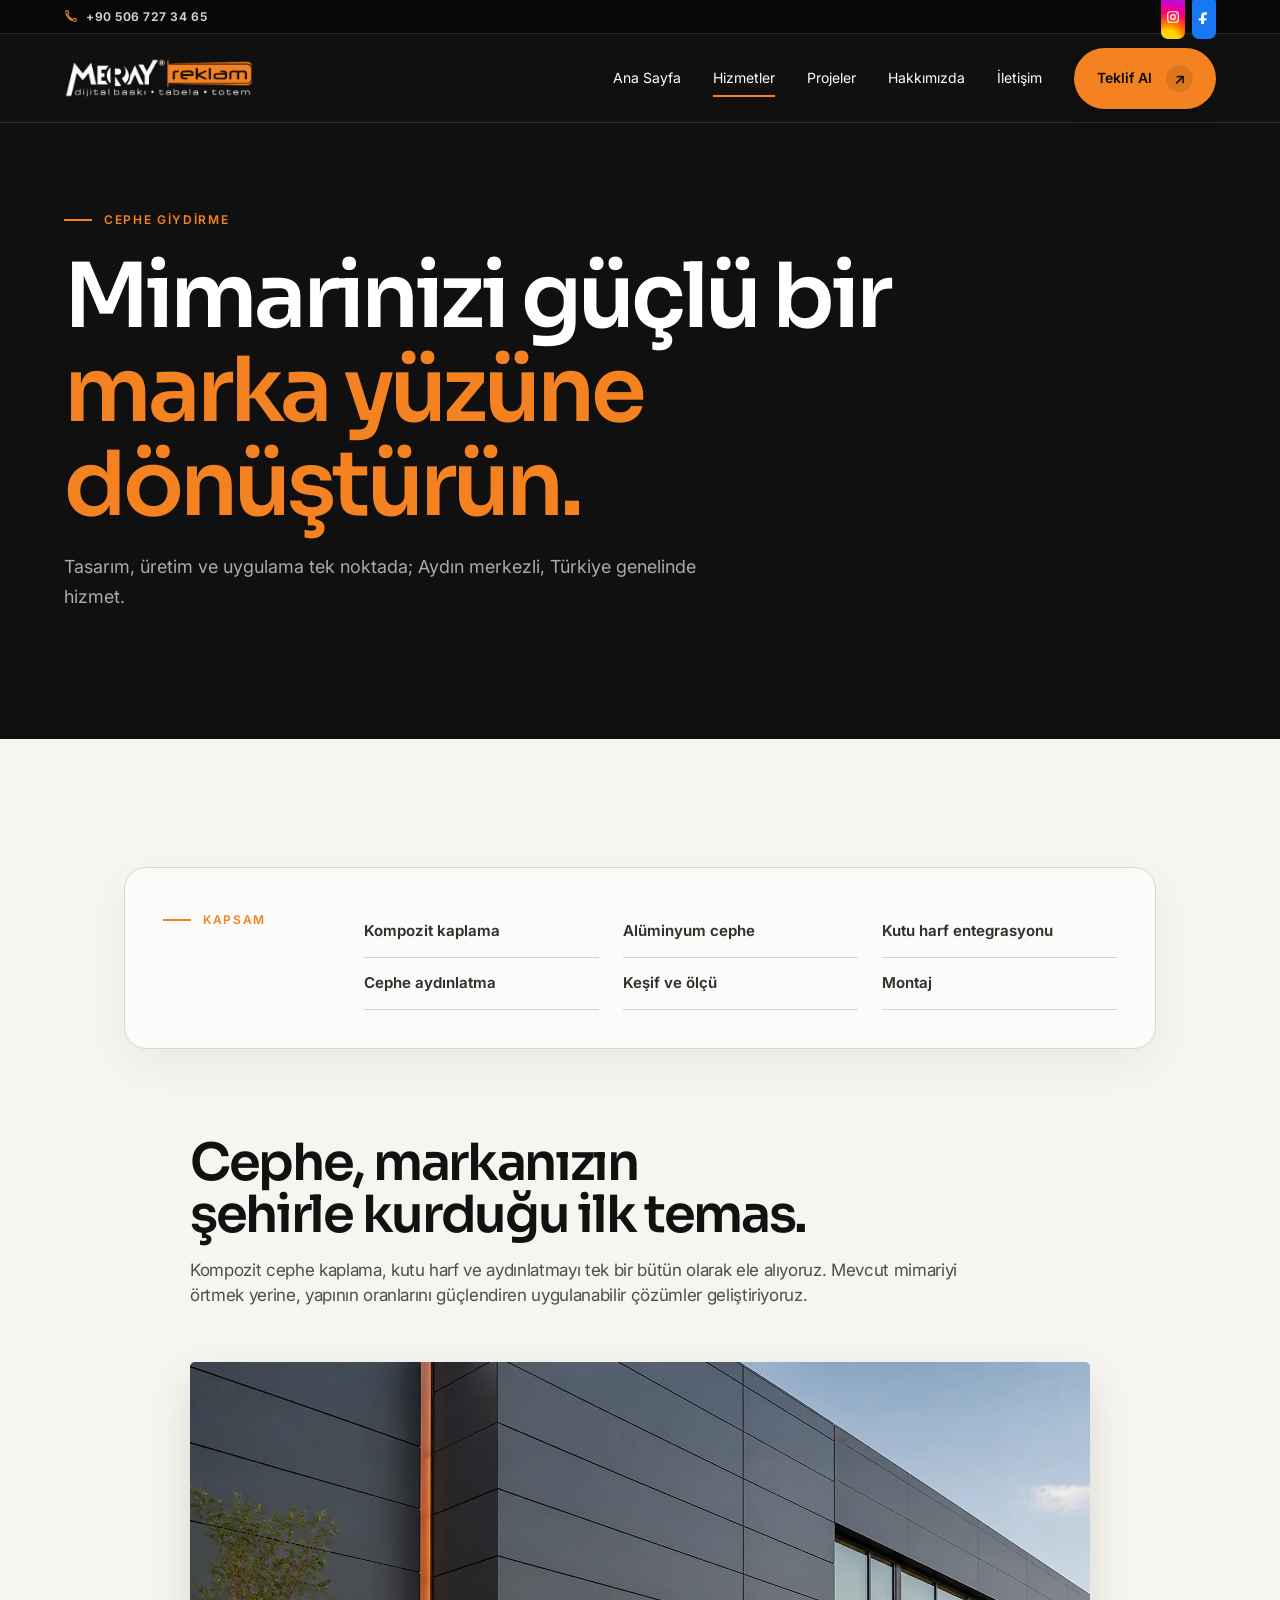
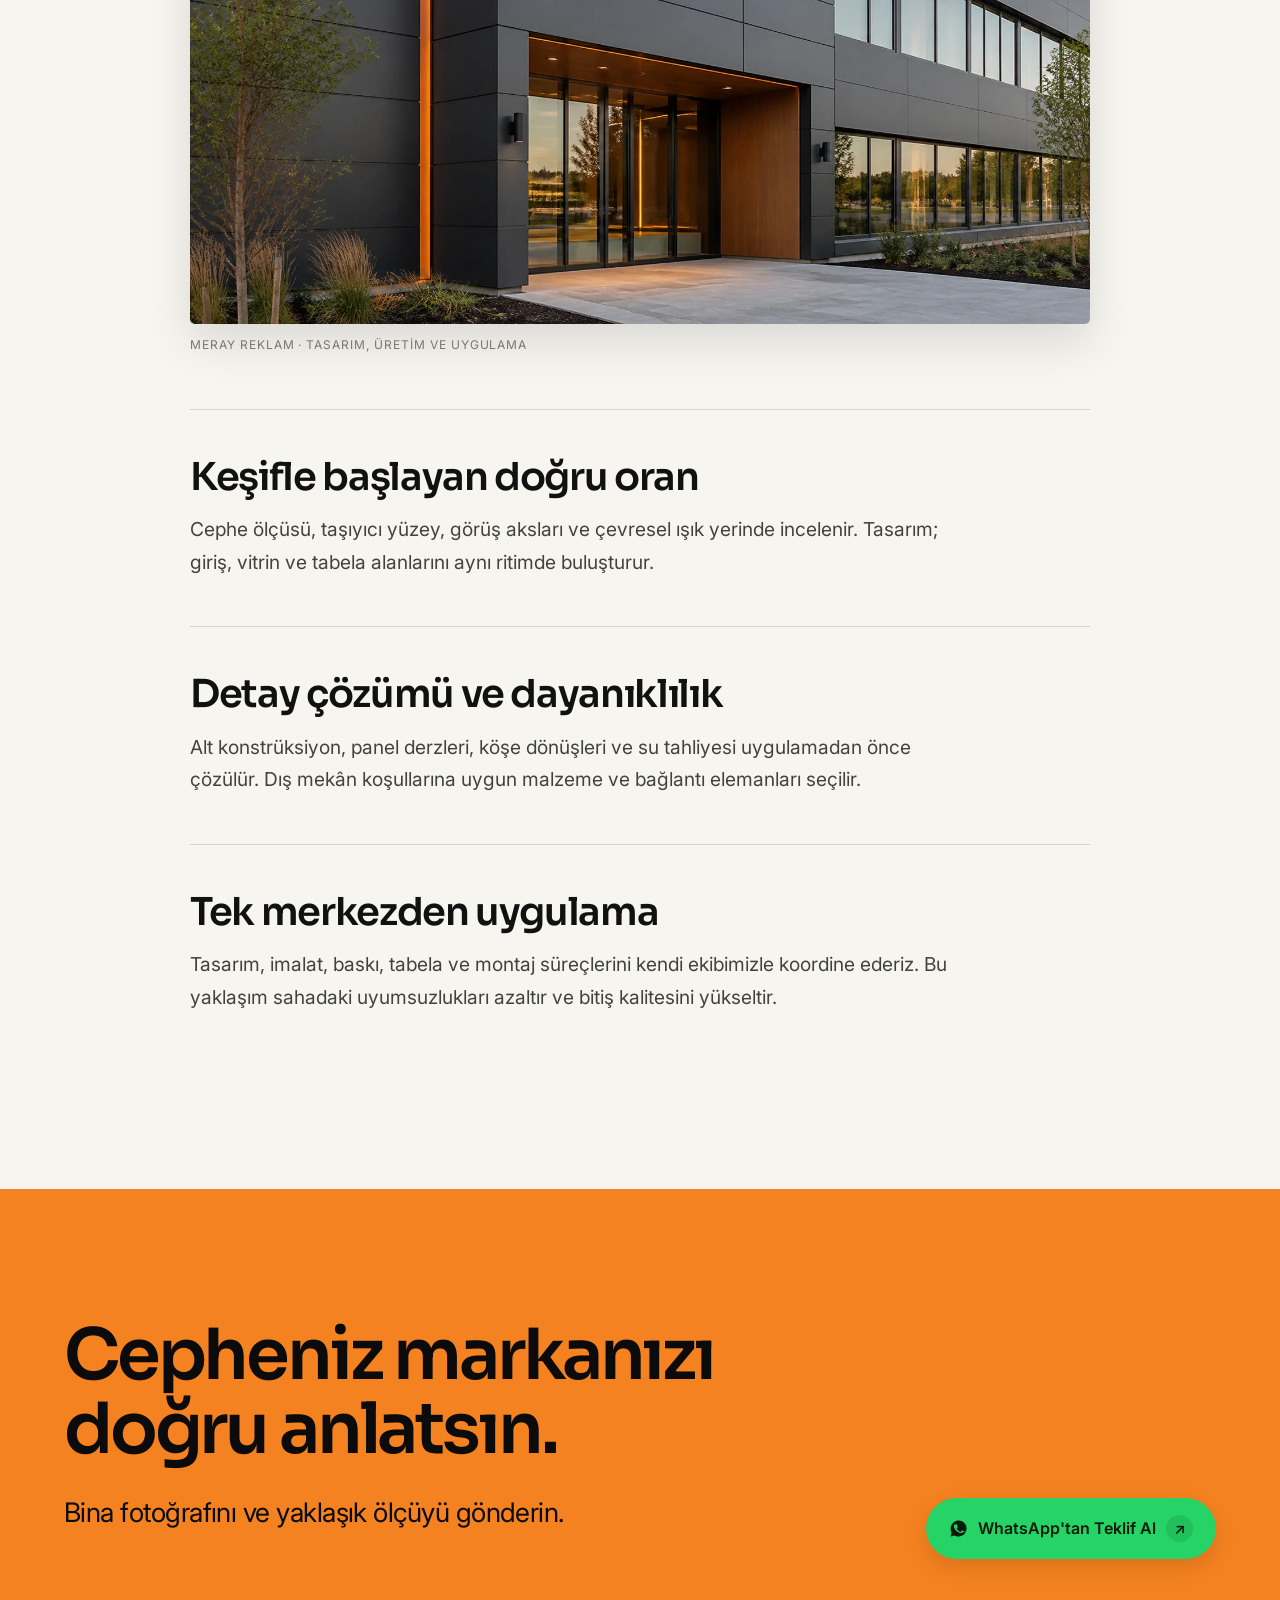
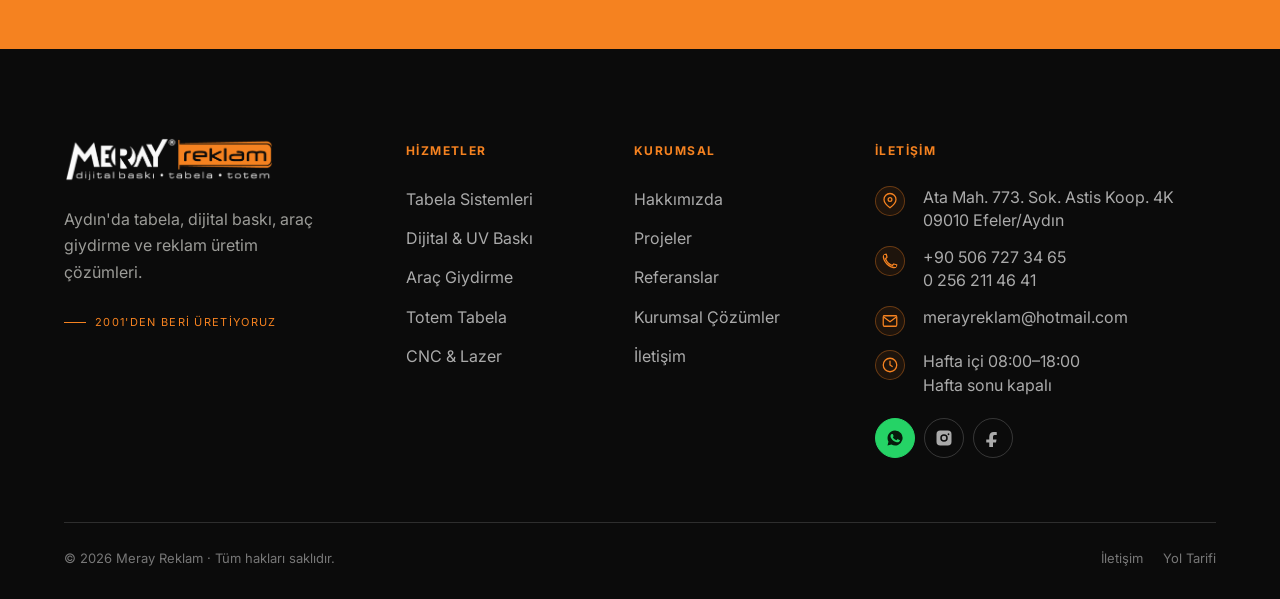
<file: aydin-cephe-giydirme.html>
<!doctype html><html lang="tr"><head><meta charset="utf-8"><meta name="viewport" content="width=device-width,initial-scale=1"><meta name="robots" content="index,follow,max-image-preview:large"><meta name="theme-color" content="#111111"><meta property="og:type" content="website"><meta property="og:locale" content="tr_TR"><meta property="og:site_name" content="Meray Reklam"><title>Aydın Cephe Giydirme | Meray Reklam</title><meta name="description" content="Aydın Cephe Giydirme hizmetinde keşif, tasarım, kendi bünyemizde üretim ve profesyonel montaj. Meray Reklam, Aydın ve tüm Türkiye."><link rel="canonical" href="https://www.merayreklam.com/aydin-cephe-giydirme"><meta property="og:title" content="Aydın Cephe Giydirme | Meray Reklam"><meta property="og:description" content="Aydın Cephe Giydirme hizmetinde keşif, tasarım, kendi bünyemizde üretim ve profesyonel montaj. Meray Reklam, Aydın ve tüm Türkiye."><meta property="og:image" content="assets/images/service-cephe-giydirme-v2.webp"><meta name="twitter:card" content="summary_large_image"><link rel="icon" href="favicon.ico" sizes="any"><link rel="icon" type="image/png" sizes="32x32" href="favicon-32x32.png"><link rel="apple-touch-icon" href="apple-touch-icon.png"><link rel="preconnect" href="https://fonts.googleapis.com"><link rel="preconnect" href="https://fonts.gstatic.com" crossorigin><link href="https://fonts.googleapis.com/css2?family=Inter:wght@400;500;600&family=Sora:wght@500;600;700&display=swap" rel="stylesheet"><link rel="stylesheet" href="css/style.css"><link rel="stylesheet" href="css/responsive.css"><link rel="stylesheet" href="css/animations.css"><link rel="stylesheet" href="css/footer.css"><link rel="stylesheet" href="css/brand.css"><link rel="stylesheet" href="css/ui-polish.css"><link rel="stylesheet" href="css/layout-refinements.css"><script type="application/ld+json">{"@context":"https://schema.org","@graph":[{"@type":["LocalBusiness","ProfessionalService"],"@id":"#meray-reklam","name":"Meray Reklam","legalName":"Meray Reklam","foundingDate":"2001","telephone":"+905067273465","email":"merayreklam@hotmail.com","hasMap":"https://maps.app.goo.gl/nVN23uZ2cdJMD6un9","address":{"@type":"PostalAddress","streetAddress":"Ata Mahallesi, 773. Sokak, Astis Kooperatifi 4K","postalCode":"09010","addressLocality":"Efeler","addressRegion":"Aydın","addressCountry":"TR"},"openingHoursSpecification":[{"@type":"OpeningHoursSpecification","dayOfWeek":["Monday","Tuesday","Wednesday","Thursday","Friday"],"opens":"08:00","closes":"18:00"}],"areaServed":["Efeler","Kuşadası","Söke","Nazilli","Didim","İncirliova","Germencik","Muğla","Türkiye"],"sameAs":["https://www.instagram.com/merayreklam/","https://www.facebook.com/merayreklam"]},{"@type":"Service","name":"Mimarinizi güçlü bir marka yüzüne dönüştürün.","description":"Aydın Cephe Giydirme hizmetinde keşif, tasarım, kendi bünyemizde üretim ve profesyonel montaj. Meray Reklam, Aydın ve tüm Türkiye.","inLanguage":"tr-TR","publisher":{"@id":"#meray-reklam"},"provider":{"@id":"#meray-reklam"},"areaServed":["Aydın","Ege Bölgesi","Türkiye"]}]}</script></head><body><a class="skip" href="#main">İçeriğe geç</a><div class="site-topbar"><div class="shell topbar-inner"><a class="topbar-phone" href="tel:+905067273465" aria-label="Meray Reklam telefon: +90 506 727 34 65"><svg viewBox="0 0 24 24" aria-hidden="true"><path d="M7 3H4a1 1 0 0 0-1 1c0 9.4 7.6 17 17 17a1 1 0 0 0 1-1v-3l-4-1-2 2c-4-1.5-7.5-5-9-9l2-2-1-4Z"/></svg><span>+90 506 727 34 65</span></a><div class="topbar-socials" aria-label="Sosyal medya hesapları"><a class="topbar-social topbar-instagram" href="https://www.instagram.com/merayreklam/" target="_blank" rel="noopener" aria-label="Instagram"><svg viewBox="0 0 24 24" aria-hidden="true"><path d="M7 2h10a5 5 0 0 1 5 5v10a5 5 0 0 1-5 5H7a5 5 0 0 1-5-5V7a5 5 0 0 1 5-5Zm0 2a3 3 0 0 0-3 3v10a3 3 0 0 0 3 3h10a3 3 0 0 0 3-3V7a3 3 0 0 0-3-3H7Zm5 3a5 5 0 1 1 0 10 5 5 0 0 1 0-10Zm0 2a3 3 0 1 0 0 6 3 3 0 0 0 0-6Zm5.5-3.2a1.2 1.2 0 1 1 0 2.4 1.2 1.2 0 0 1 0-2.4Z"/></svg></a><a class="topbar-social topbar-facebook" href="https://www.facebook.com/merayreklam" target="_blank" rel="noopener" aria-label="Facebook"><svg viewBox="0 0 24 24" aria-hidden="true"><path d="M14 8h3V4.2c-.5-.1-2.2-.2-4-.2-3.8 0-6 2.3-6 6.4V14H3v4h4v6h5v-6h4l.7-4H12v-3.2C12 9.6 12.4 8 14 8Z"/></svg></a></div></div></div><header class="site-header scrolled"><div class="shell nav"><a class="brand brand-logo" href="/" aria-label="Meray Reklam ana sayfa"><img src="assets/logos/meray-reklam-logo-orange.png" alt="Meray Reklam" width="866" height="186" decoding="async"></a><nav class="nav-links"><a href="/">Ana Sayfa</a><a class="active" href="/#hizmetler">Hizmetler</a><a href="/projeler">Projeler</a><a href="/hakkimizda">Hakkımızda</a><a href="/iletisim">İletişim</a><a class="btn btn-primary" href="/iletisim">Teklif Al <span class="btn-arrow" aria-hidden="true">↗</span></a></nav><button class="menu-toggle" aria-label="Menüyü aç" aria-expanded="false"><svg viewBox="0 0 24 24" aria-hidden="true"><path class="menu-line" d="M5 8h14"/><path class="menu-line" d="M5 16h14"/></svg></button></div></header><main id="main"><section class="page-hero service-page-hero"><div class="shell"><span class="label">Cephe giydirme</span><h1 class="display display-xl">Mimarinizi güçlü bir<br><span class="orange">marka yüzüne dönüştürün.</span></h1><p>Tasarım, üretim ve uygulama tek noktada; Aydın merkezli, Türkiye genelinde hizmet.</p></div></section><section class="section"><div class="shell content-grid service-content"><aside class="sidebar reveal"><span class="label">Kapsam</span><div class="service-scope"><span>Kompozit kaplama</span><span>Alüminyum cephe</span><span>Kutu harf entegrasyonu</span><span>Cephe aydınlatma</span><span>Keşif ve ölçü</span><span>Montaj</span></div></aside><article class="prose"><header class="service-intro reveal"><h2>Cephe, markanızın şehirle kurduğu ilk temas.</h2><p class="lead">Kompozit cephe kaplama, kutu harf ve aydınlatmayı tek bir bütün olarak ele alıyoruz. Mevcut mimariyi örtmek yerine, yapının oranlarını güçlendiren uygulanabilir çözümler geliştiriyoruz.</p></header><figure class="service-visual reveal"><img src="assets/images/service-cephe-giydirme-v2.webp" alt="Kompozit panelli çağdaş mağaza cephe giydirme uygulaması" width="1536" height="1024" loading="lazy" decoding="async"><figcaption>Meray Reklam · Tasarım, üretim ve uygulama</figcaption></figure><section class="service-copy-block"><h2>Keşifle başlayan doğru oran</h2><p>Cephe ölçüsü, taşıyıcı yüzey, görüş aksları ve çevresel ışık yerinde incelenir. Tasarım; giriş, vitrin ve tabela alanlarını aynı ritimde buluşturur.</p></section><section class="service-copy-block"><h2>Detay çözümü ve dayanıklılık</h2><p>Alt konstrüksiyon, panel derzleri, köşe dönüşleri ve su tahliyesi uygulamadan önce çözülür. Dış mekân koşullarına uygun malzeme ve bağlantı elemanları seçilir.</p></section><section class="service-copy-block"><h2>Tek merkezden uygulama</h2><p>Tasarım, imalat, baskı, tabela ve montaj süreçlerini kendi ekibimizle koordine ederiz. Bu yaklaşım sahadaki uyumsuzlukları azaltır ve bitiş kalitesini yükseltir.</p></section></article></div></section><section class="section cta"><div class="shell cta-inner"><div><span class="label">Yeni proje</span><h2 class="display">Cepheniz markanızı doğru anlatsın.</h2><p class="lead">Bina fotoğrafını ve yaklaşık ölçüyü gönderin.</p></div><a class="btn btn-whatsapp" href="https://wa.me/905067273465?text=Merhaba%20Meray%20Reklam%2C%20Ayd%C4%B1n%20Cephe%20Giydirme%20hakk%C4%B1nda%20teklif%20almak%20istiyorum." target="_blank" rel="noopener"><svg class="btn-icon" viewBox="0 0 24 24" aria-hidden="true"><path d="M12 2a10 10 0 0 0-8.7 14.9L2 22l5.2-1.3A10 10 0 1 0 12 2Zm5.8 14.2c-.2.7-1.2 1.3-2 1.5-.5.1-1.2.2-3.5-.7-2.9-1.2-4.8-4.2-4.9-4.4-.1-.2-1.2-1.6-1.2-3.1 0-1.5.8-2.3 1.1-2.6.3-.3.7-.4 1-.4h.7c.2 0 .5-.1.8.6.3.7 1 2.4 1.1 2.6.1.2.2.4 0 .7-.1.2-.2.4-.4.6l-.6.6c-.2.2-.4.4-.2.8.2.4.8 1.4 1.8 2.2 1.2 1.1 2.3 1.4 2.7 1.6.3.2.6.1.8-.1.2-.3.9-1.1 1.1-1.5.2-.4.5-.3.8-.2.3.1 2 .9 2.3 1.1.3.2.6.2.6.4 0 .2 0 .8-.2 1.3Z"/></svg>WhatsApp'tan Teklif Al <span class="btn-arrow" aria-hidden="true">↗</span></a></div></section></main><footer class="site-footer"><div class="shell"><div class="footer-grid">
<div class="footer-brand"><a class="brand brand-logo" href="/" aria-label="Meray Reklam ana sayfa"><img src="assets/logos/meray-reklam-logo-orange.png" alt="Meray Reklam" width="866" height="186" decoding="async"></a><p>Aydın'da tabela, dijital baskı, araç giydirme ve reklam üretim çözümleri.</p><span class="footer-kicker">2001'den beri üretiyoruz</span></div>
<div class="footer-col"><h3>Hizmetler</h3><div class="footer-links"><a href="/aydin-tabela">Tabela Sistemleri</a><a href="/aydin-dijital-baski">Dijital & UV Baskı</a><a href="/aydin-arac-giydirme">Araç Giydirme</a><a href="/aydin-totem-tabela">Totem Tabela</a><a href="/aydin-cnc-kesim">CNC & Lazer</a></div></div>
<div class="footer-col"><h3>Kurumsal</h3><div class="footer-links"><a href="/hakkimizda">Hakkımızda</a><a href="/projeler">Projeler</a><a href="/projeler#referanslar">Referanslar</a><a href="/kurumsal-cozumler">Kurumsal Çözümler</a><a href="/iletisim">İletişim</a></div></div>
<div class="footer-col"><h3>İletişim</h3><div class="footer-contact">
<a class="footer-contact-item" href="https://maps.app.goo.gl/nVN23uZ2cdJMD6un9" target="_blank" rel="noopener"><svg class="footer-icon" viewBox="0 0 24 24" aria-hidden="true"><path d="M20 10c0 5-8 11-8 11S4 15 4 10a8 8 0 1 1 16 0Z"/><circle cx="12" cy="10" r="2.5"/></svg><span>Ata Mah. 773. Sok. Astis Koop. 4K<br>09010 Efeler/Aydın</span></a>
<a class="footer-contact-item" href="tel:+905067273465"><svg class="footer-icon" viewBox="0 0 24 24" aria-hidden="true"><path d="M7 3H4a1 1 0 0 0-1 1c0 9.4 7.6 17 17 17a1 1 0 0 0 1-1v-3l-4-1-2 2c-4-1.5-7.5-5-9-9l2-2-1-4Z"/></svg><span>+90 506 727 34 65<br>0 256 211 46 41</span></a>
<a class="footer-contact-item" href="mailto:merayreklam@hotmail.com"><svg class="footer-icon" viewBox="0 0 24 24" aria-hidden="true"><rect x="3" y="5" width="18" height="14" rx="1"/><path d="m4 7 8 6 8-6"/></svg><span>merayreklam@hotmail.com</span></a>
<div class="footer-contact-item"><svg class="footer-icon" viewBox="0 0 24 24" aria-hidden="true"><circle cx="12" cy="12" r="9"/><path d="M12 7v5l3 2"/></svg><span>Hafta içi 08:00–18:00<br>Hafta sonu kapalı</span></div>
</div><div class="footer-socials"><a href="https://wa.me/905067273465" aria-label="WhatsApp" target="_blank" rel="noopener"><svg viewBox="0 0 24 24"><path d="M12 2a10 10 0 0 0-8.7 14.9L2 22l5.2-1.3A10 10 0 1 0 12 2Zm5.8 14.2c-.2.7-1.2 1.3-2 1.5-.5.1-1.2.2-3.5-.7-3-1.2-5-4.3-5.1-4.5-.1-.2-1.2-1.6-1.2-3 0-1.5.8-2.2 1.1-2.5.3-.3.6-.4.9-.4h.6c.2 0 .4 0 .6.5l.8 2c.1.3.1.5 0 .7l-.5.7c-.2.2-.4.4-.2.7.2.3.8 1.3 1.8 2.1 1.2 1.1 2.2 1.4 2.5 1.6.3.1.5.1.7-.1l.9-1.1c.2-.3.4-.3.7-.2l2.1 1c.3.1.5.2.5.4.1.1.1.7-.1 1.3Z"/></svg></a><a href="https://www.instagram.com/merayreklam/" aria-label="Instagram" target="_blank" rel="noopener"><svg viewBox="0 0 24 24"><path d="M7 2h10a5 5 0 0 1 5 5v10a5 5 0 0 1-5 5H7a5 5 0 0 1-5-5V7a5 5 0 0 1 5-5Zm5 5a5 5 0 1 0 0 10 5 5 0 0 0 0-10Zm6-1.2a1.2 1.2 0 1 0 0 2.4 1.2 1.2 0 0 0 0-2.4ZM12 9a3 3 0 1 1 0 6 3 3 0 0 1 0-6Z"/></svg></a><a href="https://www.facebook.com/merayreklam" aria-label="Facebook" target="_blank" rel="noopener"><svg viewBox="0 0 24 24"><path d="M14 8h3V4.2c-.5-.1-2.2-.2-4-.2-3.8 0-6 2.3-6 6.4V14H3v4h4v6h5v-6h4l.7-4H12v-3.2C12 9.6 12.4 8 14 8Z"/></svg></a></div></div>
</div><div class="footer-bottom"><span>© 2026 Meray Reklam · Tüm hakları saklıdır.</span><div class="footer-legal"><a href="/iletisim">İletişim</a><a href="https://maps.app.goo.gl/nVN23uZ2cdJMD6un9" target="_blank" rel="noopener">Yol Tarifi</a></div></div></div></footer><div class="mobile-actions"><a class="mobile-call" href="tel:+905067273465"><svg class="action-icon" viewBox="0 0 24 24" aria-hidden="true"><path d="M7 3H4a1 1 0 0 0-1 1c0 9.4 7.6 17 17 17a1 1 0 0 0 1-1v-3l-4-1-2 2c-4-1.5-7.5-5-9-9l2-2-1-4Z"/></svg><span>Ara</span></a><a class="mobile-whatsapp" href="https://wa.me/905067273465" target="_blank" rel="noopener"><svg class="action-icon" viewBox="0 0 24 24" aria-hidden="true"><path d="M12 2a10 10 0 0 0-8.7 14.9L2 22l5.2-1.3A10 10 0 1 0 12 2Zm5.8 14.2c-.2.7-1.2 1.3-2 1.5-.5.1-1.2.2-3.5-.7-3-1.2-5-4.3-5.1-4.5-.1-.2-1.2-1.6-1.2-3 0-1.5.8-2.2 1.1-2.5.3-.3.6-.4.9-.4h.6c.2 0 .4 0 .6.5l.8 2c.1.3.1.5 0 .7l-.5.7c-.2.2-.4.4-.2.7.2.3.8 1.3 1.8 2.1 1.2 1.1 2.2 1.4 2.5 1.6.3.1.5.1.7-.1l.9-1.1c.2-.3.4-.3.7-.2l2.1 1c.3.1.5.2.5.4.1.1.1.7-.1 1.3Z"/></svg><span>WhatsApp</span></a></div><script defer src="js/main.js"></script></body></html>
</file>
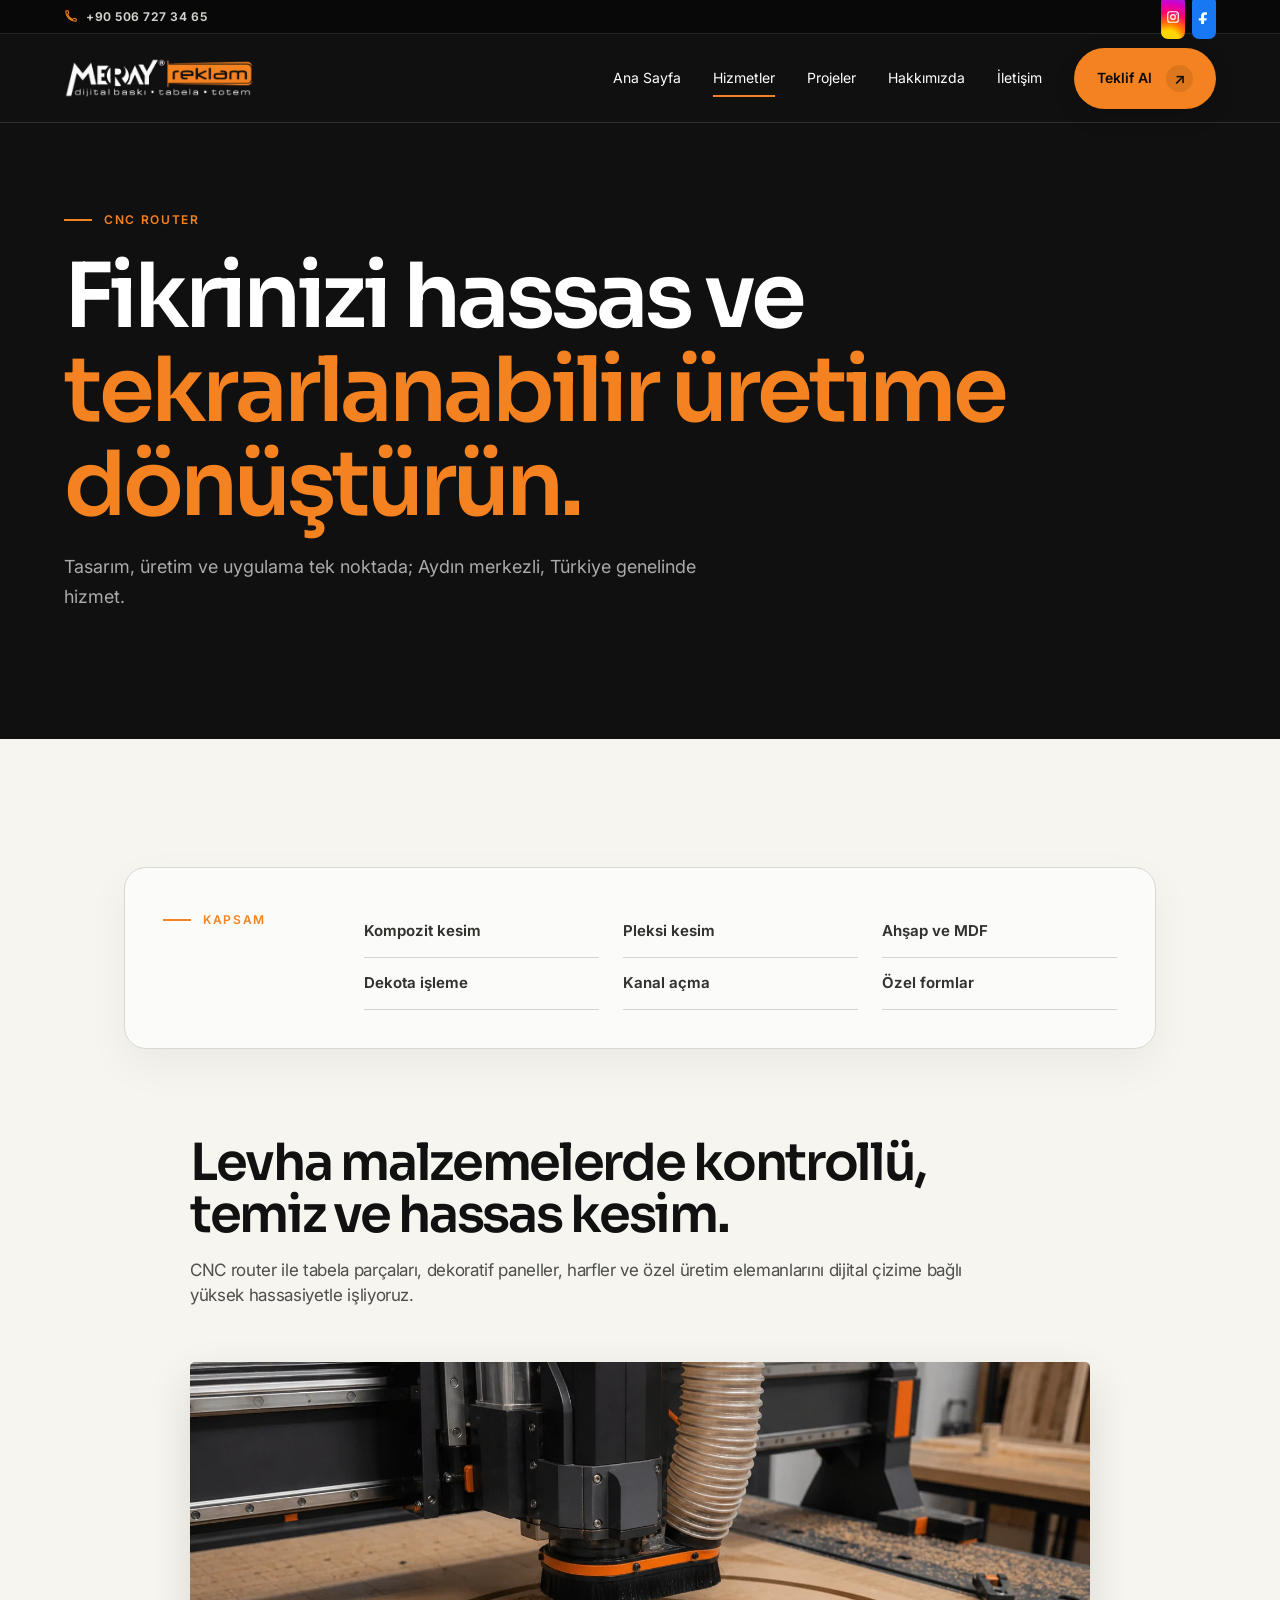
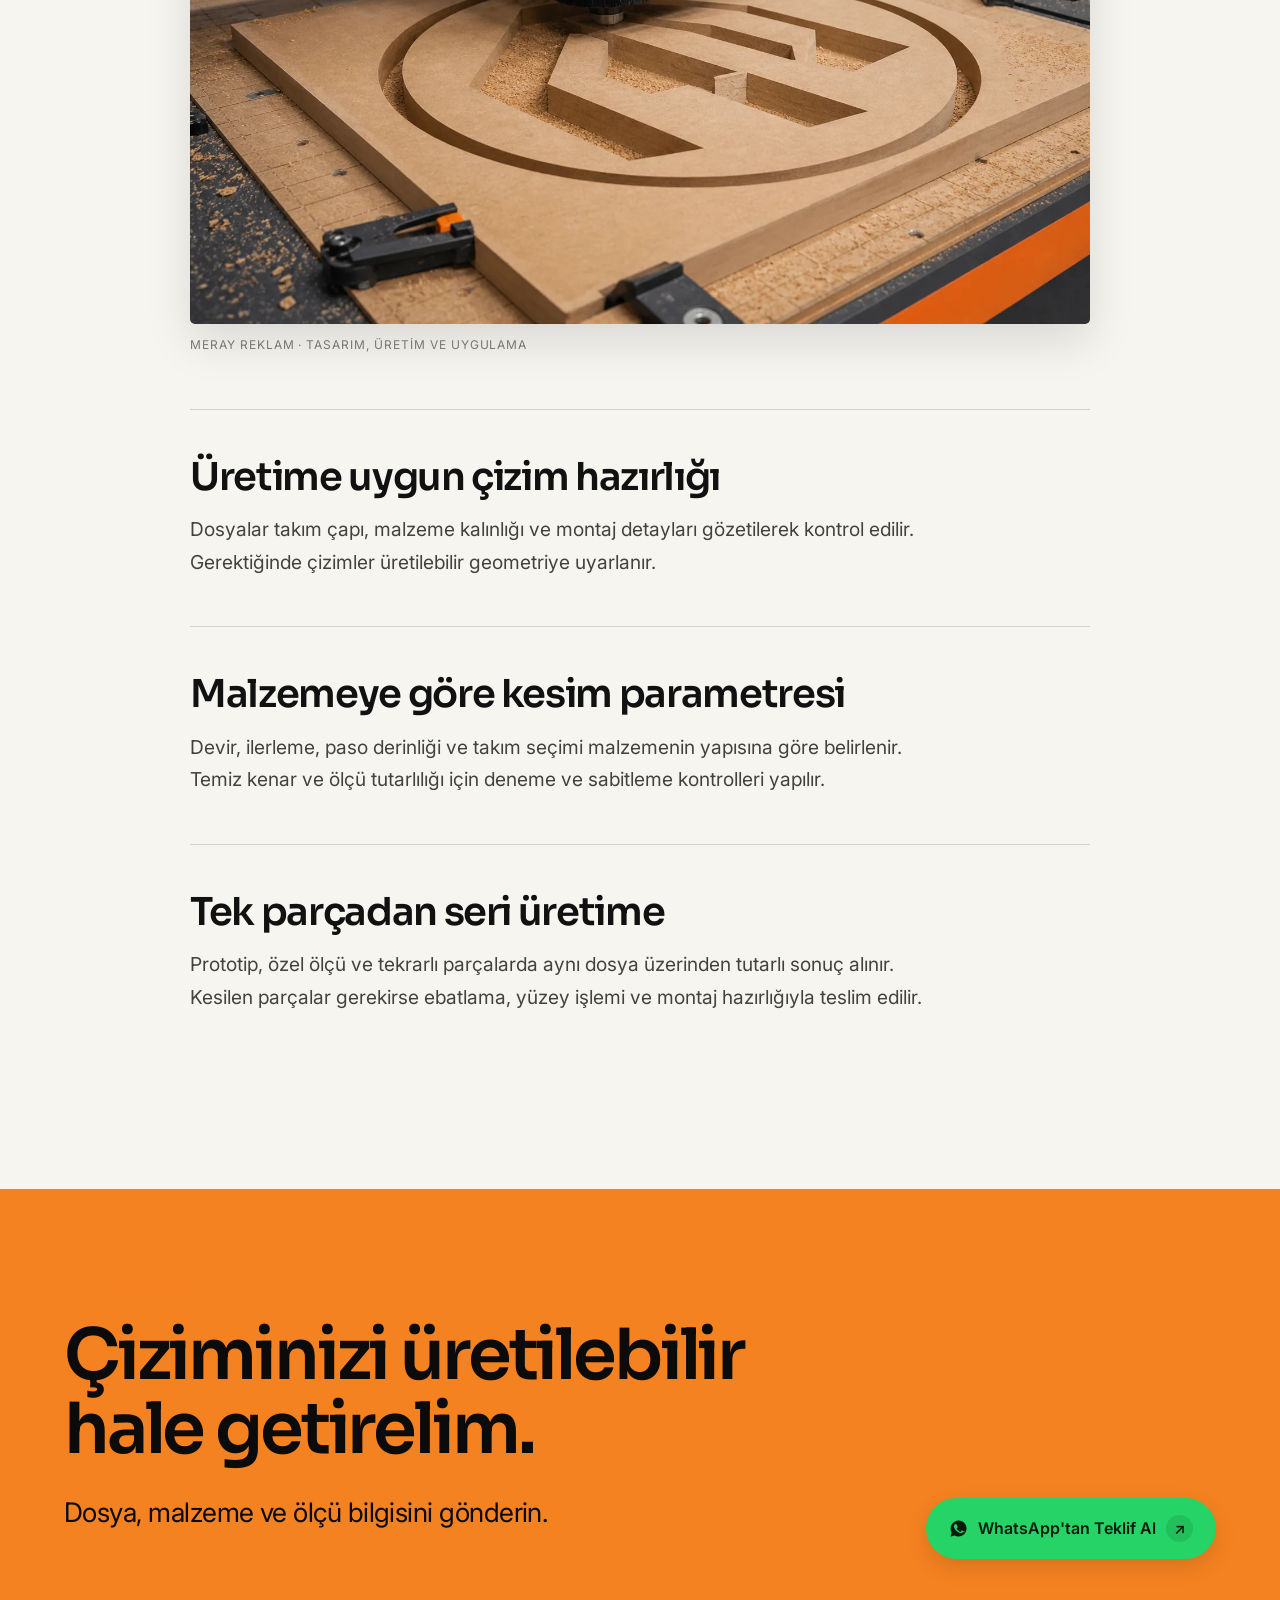
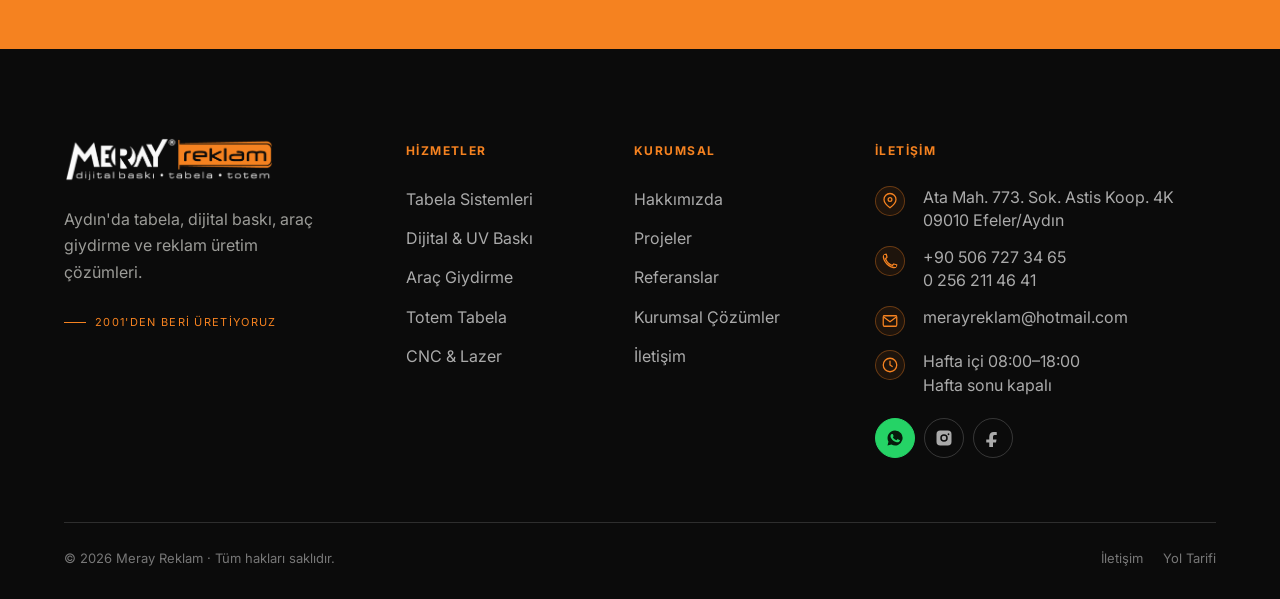
<file: aydin-cnc-kesim.html>
<!doctype html><html lang="tr"><head><meta charset="utf-8"><meta name="viewport" content="width=device-width,initial-scale=1"><meta name="robots" content="index,follow,max-image-preview:large"><meta name="theme-color" content="#111111"><meta property="og:type" content="website"><meta property="og:locale" content="tr_TR"><meta property="og:site_name" content="Meray Reklam"><title>Aydın CNC Kesim | Meray Reklam</title><meta name="description" content="Aydın CNC Kesim hizmetinde keşif, tasarım, kendi bünyemizde üretim ve profesyonel montaj. Meray Reklam, Aydın ve tüm Türkiye."><link rel="canonical" href="https://www.merayreklam.com/aydin-cnc-kesim"><meta property="og:title" content="Aydın CNC Kesim | Meray Reklam"><meta property="og:description" content="Aydın CNC Kesim hizmetinde keşif, tasarım, kendi bünyemizde üretim ve profesyonel montaj. Meray Reklam, Aydın ve tüm Türkiye."><meta property="og:image" content="assets/images/service-cnc-kesim-v2.webp"><meta name="twitter:card" content="summary_large_image"><link rel="icon" href="favicon.ico" sizes="any"><link rel="icon" type="image/png" sizes="32x32" href="favicon-32x32.png"><link rel="apple-touch-icon" href="apple-touch-icon.png"><link rel="preconnect" href="https://fonts.googleapis.com"><link rel="preconnect" href="https://fonts.gstatic.com" crossorigin><link href="https://fonts.googleapis.com/css2?family=Inter:wght@400;500;600&family=Sora:wght@500;600;700&display=swap" rel="stylesheet"><link rel="stylesheet" href="css/style.css"><link rel="stylesheet" href="css/responsive.css"><link rel="stylesheet" href="css/animations.css"><link rel="stylesheet" href="css/footer.css"><link rel="stylesheet" href="css/brand.css"><link rel="stylesheet" href="css/ui-polish.css"><link rel="stylesheet" href="css/layout-refinements.css"><script type="application/ld+json">{"@context":"https://schema.org","@graph":[{"@type":["LocalBusiness","ProfessionalService"],"@id":"#meray-reklam","name":"Meray Reklam","legalName":"Meray Reklam","foundingDate":"2001","telephone":"+905067273465","email":"merayreklam@hotmail.com","hasMap":"https://maps.app.goo.gl/nVN23uZ2cdJMD6un9","address":{"@type":"PostalAddress","streetAddress":"Ata Mahallesi, 773. Sokak, Astis Kooperatifi 4K","postalCode":"09010","addressLocality":"Efeler","addressRegion":"Aydın","addressCountry":"TR"},"openingHoursSpecification":[{"@type":"OpeningHoursSpecification","dayOfWeek":["Monday","Tuesday","Wednesday","Thursday","Friday"],"opens":"08:00","closes":"18:00"}],"areaServed":["Efeler","Kuşadası","Söke","Nazilli","Didim","İncirliova","Germencik","Muğla","Türkiye"],"sameAs":["https://www.instagram.com/merayreklam/","https://www.facebook.com/merayreklam"]},{"@type":"Service","name":"Fikrinizi hassas ve tekrarlanabilir üretime dönüştürün.","description":"Aydın CNC Kesim hizmetinde keşif, tasarım, kendi bünyemizde üretim ve profesyonel montaj. Meray Reklam, Aydın ve tüm Türkiye.","inLanguage":"tr-TR","publisher":{"@id":"#meray-reklam"},"provider":{"@id":"#meray-reklam"},"areaServed":["Aydın","Ege Bölgesi","Türkiye"]}]}</script></head><body><a class="skip" href="#main">İçeriğe geç</a><div class="site-topbar"><div class="shell topbar-inner"><a class="topbar-phone" href="tel:+905067273465" aria-label="Meray Reklam telefon: +90 506 727 34 65"><svg viewBox="0 0 24 24" aria-hidden="true"><path d="M7 3H4a1 1 0 0 0-1 1c0 9.4 7.6 17 17 17a1 1 0 0 0 1-1v-3l-4-1-2 2c-4-1.5-7.5-5-9-9l2-2-1-4Z"/></svg><span>+90 506 727 34 65</span></a><div class="topbar-socials" aria-label="Sosyal medya hesapları"><a class="topbar-social topbar-instagram" href="https://www.instagram.com/merayreklam/" target="_blank" rel="noopener" aria-label="Instagram"><svg viewBox="0 0 24 24" aria-hidden="true"><path d="M7 2h10a5 5 0 0 1 5 5v10a5 5 0 0 1-5 5H7a5 5 0 0 1-5-5V7a5 5 0 0 1 5-5Zm0 2a3 3 0 0 0-3 3v10a3 3 0 0 0 3 3h10a3 3 0 0 0 3-3V7a3 3 0 0 0-3-3H7Zm5 3a5 5 0 1 1 0 10 5 5 0 0 1 0-10Zm0 2a3 3 0 1 0 0 6 3 3 0 0 0 0-6Zm5.5-3.2a1.2 1.2 0 1 1 0 2.4 1.2 1.2 0 0 1 0-2.4Z"/></svg></a><a class="topbar-social topbar-facebook" href="https://www.facebook.com/merayreklam" target="_blank" rel="noopener" aria-label="Facebook"><svg viewBox="0 0 24 24" aria-hidden="true"><path d="M14 8h3V4.2c-.5-.1-2.2-.2-4-.2-3.8 0-6 2.3-6 6.4V14H3v4h4v6h5v-6h4l.7-4H12v-3.2C12 9.6 12.4 8 14 8Z"/></svg></a></div></div></div><header class="site-header scrolled"><div class="shell nav"><a class="brand brand-logo" href="/" aria-label="Meray Reklam ana sayfa"><img src="assets/logos/meray-reklam-logo-orange.png" alt="Meray Reklam" width="866" height="186" decoding="async"></a><nav class="nav-links"><a href="/">Ana Sayfa</a><a class="active" href="/#hizmetler">Hizmetler</a><a href="/projeler">Projeler</a><a href="/hakkimizda">Hakkımızda</a><a href="/iletisim">İletişim</a><a class="btn btn-primary" href="/iletisim">Teklif Al <span class="btn-arrow" aria-hidden="true">↗</span></a></nav><button class="menu-toggle" aria-label="Menüyü aç" aria-expanded="false"><svg viewBox="0 0 24 24" aria-hidden="true"><path class="menu-line" d="M5 8h14"/><path class="menu-line" d="M5 16h14"/></svg></button></div></header><main id="main"><section class="page-hero service-page-hero"><div class="shell"><span class="label">CNC router</span><h1 class="display display-xl">Fikrinizi hassas ve<br><span class="orange">tekrarlanabilir üretime dönüştürün.</span></h1><p>Tasarım, üretim ve uygulama tek noktada; Aydın merkezli, Türkiye genelinde hizmet.</p></div></section><section class="section"><div class="shell content-grid service-content"><aside class="sidebar reveal"><span class="label">Kapsam</span><div class="service-scope"><span>Kompozit kesim</span><span>Pleksi kesim</span><span>Ahşap ve MDF</span><span>Dekota işleme</span><span>Kanal açma</span><span>Özel formlar</span></div></aside><article class="prose"><header class="service-intro reveal"><h2>Levha malzemelerde kontrollü, temiz ve hassas kesim.</h2><p class="lead">CNC router ile tabela parçaları, dekoratif paneller, harfler ve özel üretim elemanlarını dijital çizime bağlı yüksek hassasiyetle işliyoruz.</p></header><figure class="service-visual reveal"><img src="assets/images/service-cnc-kesim-v2.webp" alt="Siyah kompozit levha üzerinde hassas CNC router kesimi" width="1536" height="1024" loading="lazy" decoding="async"><figcaption>Meray Reklam · Tasarım, üretim ve uygulama</figcaption></figure><section class="service-copy-block"><h2>Üretime uygun çizim hazırlığı</h2><p>Dosyalar takım çapı, malzeme kalınlığı ve montaj detayları gözetilerek kontrol edilir. Gerektiğinde çizimler üretilebilir geometriye uyarlanır.</p></section><section class="service-copy-block"><h2>Malzemeye göre kesim parametresi</h2><p>Devir, ilerleme, paso derinliği ve takım seçimi malzemenin yapısına göre belirlenir. Temiz kenar ve ölçü tutarlılığı için deneme ve sabitleme kontrolleri yapılır.</p></section><section class="service-copy-block"><h2>Tek parçadan seri üretime</h2><p>Prototip, özel ölçü ve tekrarlı parçalarda aynı dosya üzerinden tutarlı sonuç alınır. Kesilen parçalar gerekirse ebatlama, yüzey işlemi ve montaj hazırlığıyla teslim edilir.</p></section></article></div></section><section class="section cta"><div class="shell cta-inner"><div><span class="label">Yeni proje</span><h2 class="display">Çiziminizi üretilebilir hale getirelim.</h2><p class="lead">Dosya, malzeme ve ölçü bilgisini gönderin.</p></div><a class="btn btn-whatsapp" href="https://wa.me/905067273465?text=Merhaba%20Meray%20Reklam%2C%20Ayd%C4%B1n%20CNC%20Kesim%20hakk%C4%B1nda%20teklif%20almak%20istiyorum." target="_blank" rel="noopener"><svg class="btn-icon" viewBox="0 0 24 24" aria-hidden="true"><path d="M12 2a10 10 0 0 0-8.7 14.9L2 22l5.2-1.3A10 10 0 1 0 12 2Zm5.8 14.2c-.2.7-1.2 1.3-2 1.5-.5.1-1.2.2-3.5-.7-2.9-1.2-4.8-4.2-4.9-4.4-.1-.2-1.2-1.6-1.2-3.1 0-1.5.8-2.3 1.1-2.6.3-.3.7-.4 1-.4h.7c.2 0 .5-.1.8.6.3.7 1 2.4 1.1 2.6.1.2.2.4 0 .7-.1.2-.2.4-.4.6l-.6.6c-.2.2-.4.4-.2.8.2.4.8 1.4 1.8 2.2 1.2 1.1 2.3 1.4 2.7 1.6.3.2.6.1.8-.1.2-.3.9-1.1 1.1-1.5.2-.4.5-.3.8-.2.3.1 2 .9 2.3 1.1.3.2.6.2.6.4 0 .2 0 .8-.2 1.3Z"/></svg>WhatsApp'tan Teklif Al <span class="btn-arrow" aria-hidden="true">↗</span></a></div></section></main><footer class="site-footer"><div class="shell"><div class="footer-grid">
<div class="footer-brand"><a class="brand brand-logo" href="/" aria-label="Meray Reklam ana sayfa"><img src="assets/logos/meray-reklam-logo-orange.png" alt="Meray Reklam" width="866" height="186" decoding="async"></a><p>Aydın'da tabela, dijital baskı, araç giydirme ve reklam üretim çözümleri.</p><span class="footer-kicker">2001'den beri üretiyoruz</span></div>
<div class="footer-col"><h3>Hizmetler</h3><div class="footer-links"><a href="/aydin-tabela">Tabela Sistemleri</a><a href="/aydin-dijital-baski">Dijital & UV Baskı</a><a href="/aydin-arac-giydirme">Araç Giydirme</a><a href="/aydin-totem-tabela">Totem Tabela</a><a href="/aydin-cnc-kesim">CNC & Lazer</a></div></div>
<div class="footer-col"><h3>Kurumsal</h3><div class="footer-links"><a href="/hakkimizda">Hakkımızda</a><a href="/projeler">Projeler</a><a href="/projeler#referanslar">Referanslar</a><a href="/kurumsal-cozumler">Kurumsal Çözümler</a><a href="/iletisim">İletişim</a></div></div>
<div class="footer-col"><h3>İletişim</h3><div class="footer-contact">
<a class="footer-contact-item" href="https://maps.app.goo.gl/nVN23uZ2cdJMD6un9" target="_blank" rel="noopener"><svg class="footer-icon" viewBox="0 0 24 24" aria-hidden="true"><path d="M20 10c0 5-8 11-8 11S4 15 4 10a8 8 0 1 1 16 0Z"/><circle cx="12" cy="10" r="2.5"/></svg><span>Ata Mah. 773. Sok. Astis Koop. 4K<br>09010 Efeler/Aydın</span></a>
<a class="footer-contact-item" href="tel:+905067273465"><svg class="footer-icon" viewBox="0 0 24 24" aria-hidden="true"><path d="M7 3H4a1 1 0 0 0-1 1c0 9.4 7.6 17 17 17a1 1 0 0 0 1-1v-3l-4-1-2 2c-4-1.5-7.5-5-9-9l2-2-1-4Z"/></svg><span>+90 506 727 34 65<br>0 256 211 46 41</span></a>
<a class="footer-contact-item" href="mailto:merayreklam@hotmail.com"><svg class="footer-icon" viewBox="0 0 24 24" aria-hidden="true"><rect x="3" y="5" width="18" height="14" rx="1"/><path d="m4 7 8 6 8-6"/></svg><span>merayreklam@hotmail.com</span></a>
<div class="footer-contact-item"><svg class="footer-icon" viewBox="0 0 24 24" aria-hidden="true"><circle cx="12" cy="12" r="9"/><path d="M12 7v5l3 2"/></svg><span>Hafta içi 08:00–18:00<br>Hafta sonu kapalı</span></div>
</div><div class="footer-socials"><a href="https://wa.me/905067273465" aria-label="WhatsApp" target="_blank" rel="noopener"><svg viewBox="0 0 24 24"><path d="M12 2a10 10 0 0 0-8.7 14.9L2 22l5.2-1.3A10 10 0 1 0 12 2Zm5.8 14.2c-.2.7-1.2 1.3-2 1.5-.5.1-1.2.2-3.5-.7-3-1.2-5-4.3-5.1-4.5-.1-.2-1.2-1.6-1.2-3 0-1.5.8-2.2 1.1-2.5.3-.3.6-.4.9-.4h.6c.2 0 .4 0 .6.5l.8 2c.1.3.1.5 0 .7l-.5.7c-.2.2-.4.4-.2.7.2.3.8 1.3 1.8 2.1 1.2 1.1 2.2 1.4 2.5 1.6.3.1.5.1.7-.1l.9-1.1c.2-.3.4-.3.7-.2l2.1 1c.3.1.5.2.5.4.1.1.1.7-.1 1.3Z"/></svg></a><a href="https://www.instagram.com/merayreklam/" aria-label="Instagram" target="_blank" rel="noopener"><svg viewBox="0 0 24 24"><path d="M7 2h10a5 5 0 0 1 5 5v10a5 5 0 0 1-5 5H7a5 5 0 0 1-5-5V7a5 5 0 0 1 5-5Zm5 5a5 5 0 1 0 0 10 5 5 0 0 0 0-10Zm6-1.2a1.2 1.2 0 1 0 0 2.4 1.2 1.2 0 0 0 0-2.4ZM12 9a3 3 0 1 1 0 6 3 3 0 0 1 0-6Z"/></svg></a><a href="https://www.facebook.com/merayreklam" aria-label="Facebook" target="_blank" rel="noopener"><svg viewBox="0 0 24 24"><path d="M14 8h3V4.2c-.5-.1-2.2-.2-4-.2-3.8 0-6 2.3-6 6.4V14H3v4h4v6h5v-6h4l.7-4H12v-3.2C12 9.6 12.4 8 14 8Z"/></svg></a></div></div>
</div><div class="footer-bottom"><span>© 2026 Meray Reklam · Tüm hakları saklıdır.</span><div class="footer-legal"><a href="/iletisim">İletişim</a><a href="https://maps.app.goo.gl/nVN23uZ2cdJMD6un9" target="_blank" rel="noopener">Yol Tarifi</a></div></div></div></footer><div class="mobile-actions"><a class="mobile-call" href="tel:+905067273465"><svg class="action-icon" viewBox="0 0 24 24" aria-hidden="true"><path d="M7 3H4a1 1 0 0 0-1 1c0 9.4 7.6 17 17 17a1 1 0 0 0 1-1v-3l-4-1-2 2c-4-1.5-7.5-5-9-9l2-2-1-4Z"/></svg><span>Ara</span></a><a class="mobile-whatsapp" href="https://wa.me/905067273465" target="_blank" rel="noopener"><svg class="action-icon" viewBox="0 0 24 24" aria-hidden="true"><path d="M12 2a10 10 0 0 0-8.7 14.9L2 22l5.2-1.3A10 10 0 1 0 12 2Zm5.8 14.2c-.2.7-1.2 1.3-2 1.5-.5.1-1.2.2-3.5-.7-3-1.2-5-4.3-5.1-4.5-.1-.2-1.2-1.6-1.2-3 0-1.5.8-2.2 1.1-2.5.3-.3.6-.4.9-.4h.6c.2 0 .4 0 .6.5l.8 2c.1.3.1.5 0 .7l-.5.7c-.2.2-.4.4-.2.7.2.3.8 1.3 1.8 2.1 1.2 1.1 2.2 1.4 2.5 1.6.3.1.5.1.7-.1l.9-1.1c.2-.3.4-.3.7-.2l2.1 1c.3.1.5.2.5.4.1.1.1.7-.1 1.3Z"/></svg><span>WhatsApp</span></a></div><script defer src="js/main.js"></script></body></html>
</file>
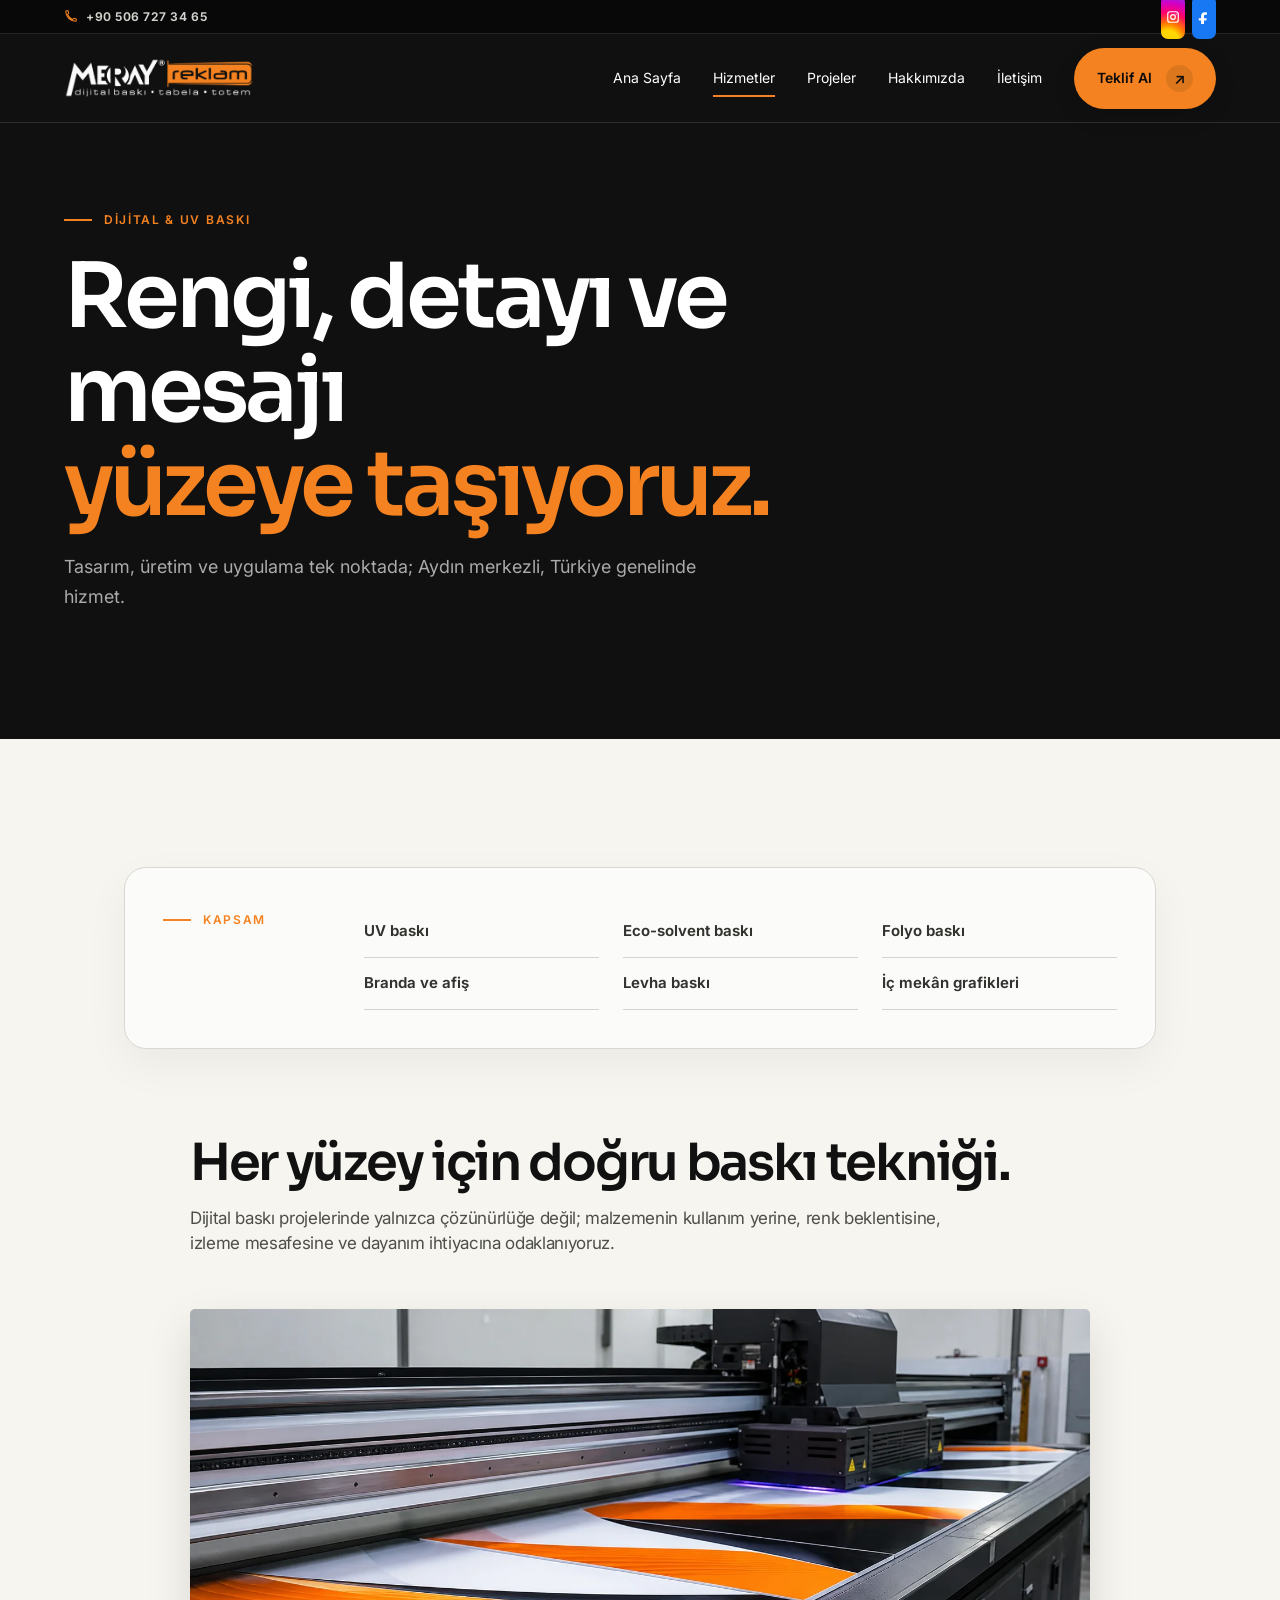
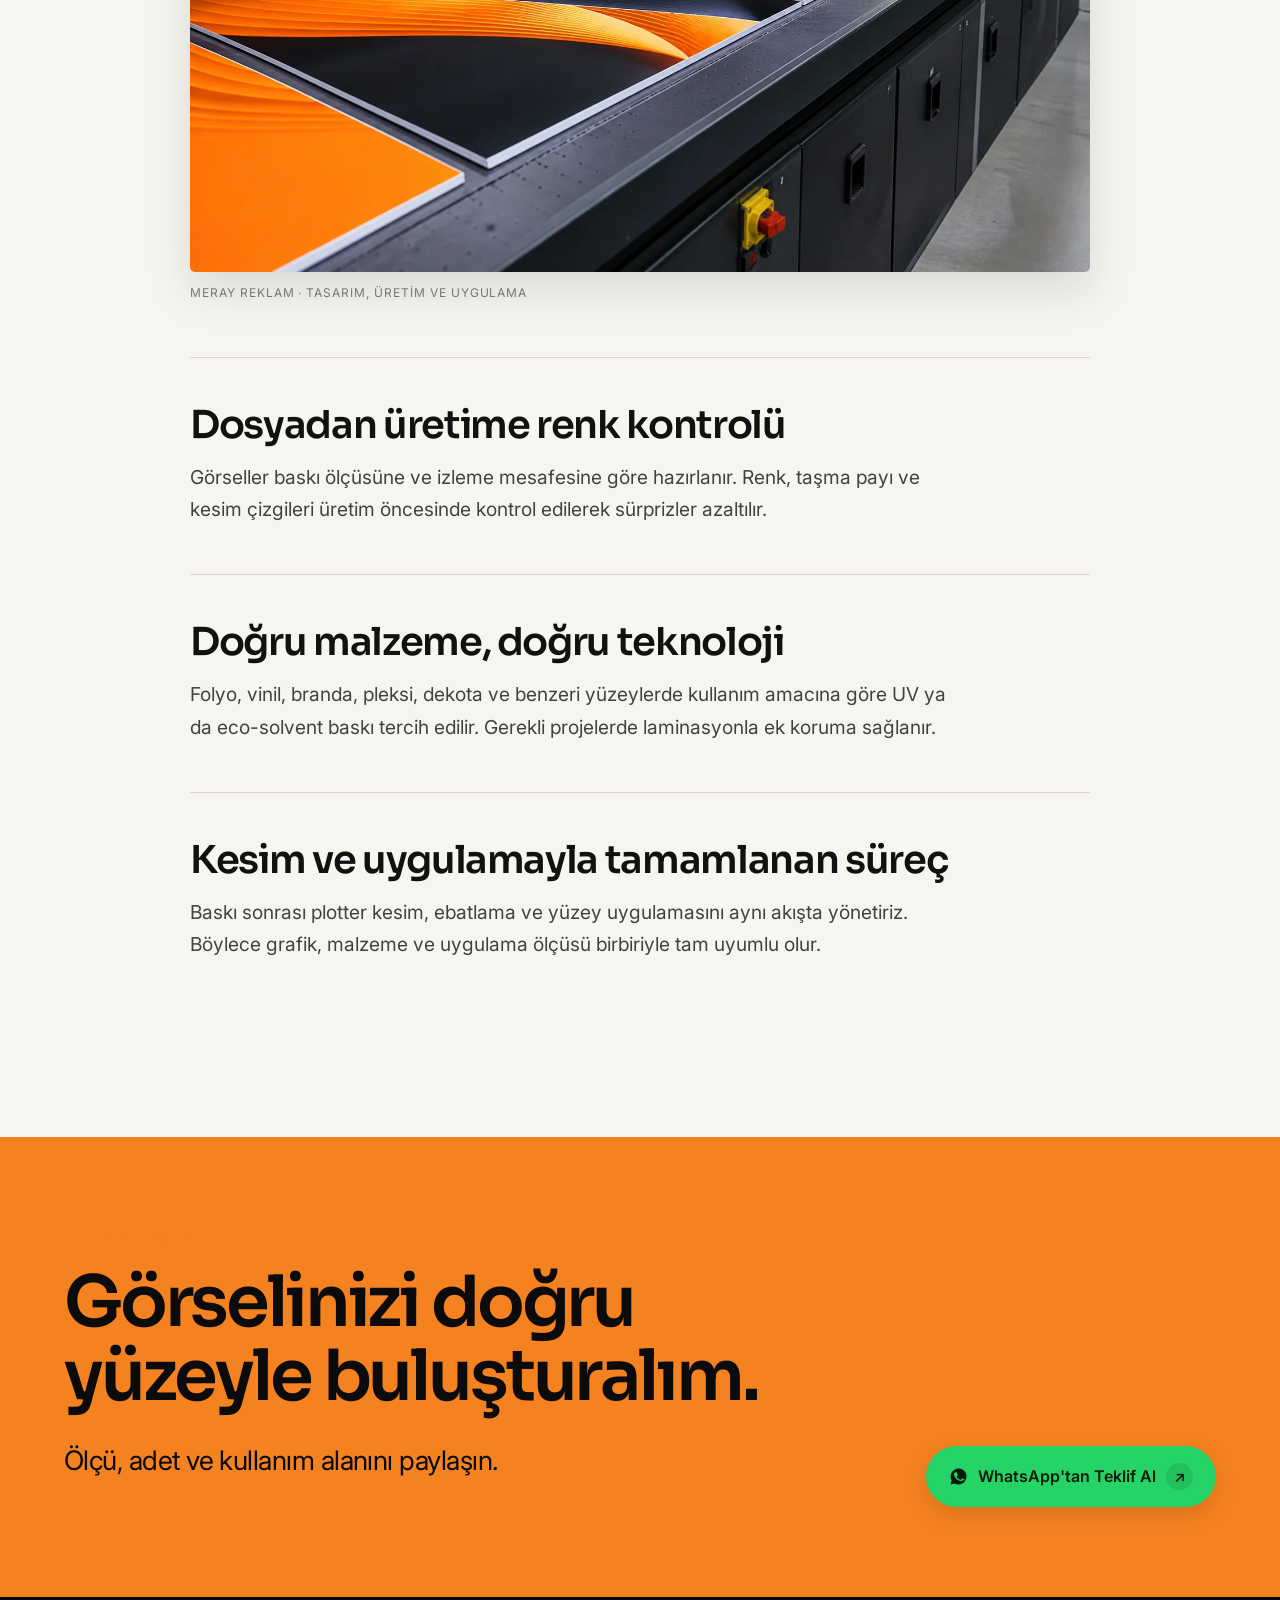
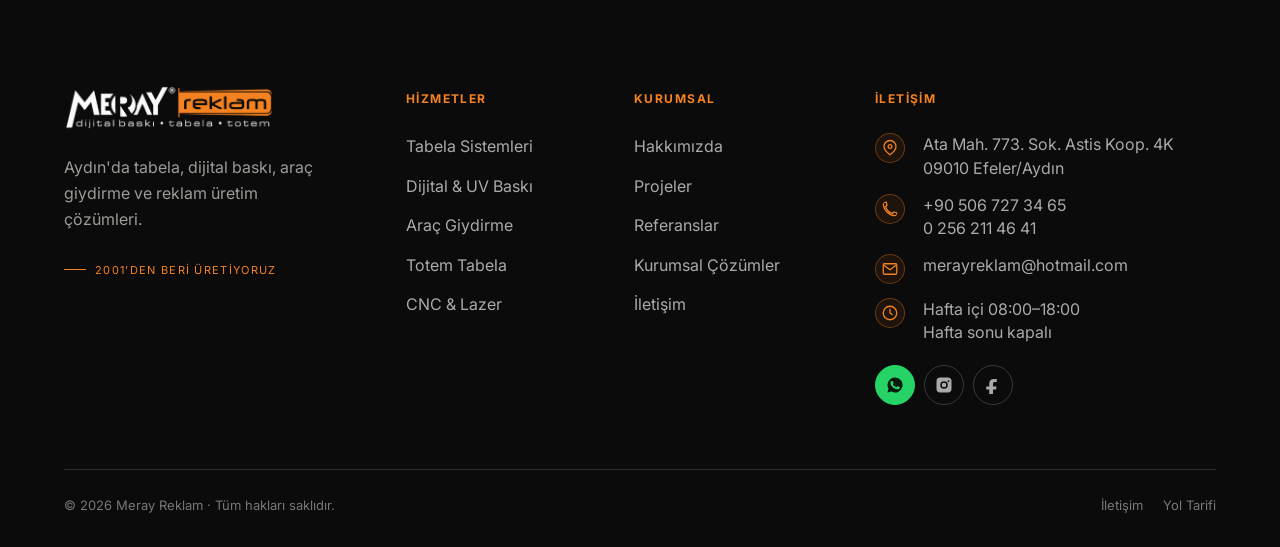
<file: aydin-dijital-baski.html>
<!doctype html><html lang="tr"><head><meta charset="utf-8"><meta name="viewport" content="width=device-width,initial-scale=1"><meta name="robots" content="index,follow,max-image-preview:large"><meta name="theme-color" content="#111111"><meta property="og:type" content="website"><meta property="og:locale" content="tr_TR"><meta property="og:site_name" content="Meray Reklam"><title>Aydın Dijital Baskı ve UV Baskı | Meray Reklam</title><meta name="description" content="Aydın Dijital Baskı ve UV Baskı hizmetinde keşif, tasarım, kendi bünyemizde üretim ve profesyonel montaj. Meray Reklam, Aydın ve tüm Türkiye."><link rel="canonical" href="https://www.merayreklam.com/aydin-dijital-baski"><meta property="og:title" content="Aydın Dijital Baskı ve UV Baskı | Meray Reklam"><meta property="og:description" content="Aydın Dijital Baskı ve UV Baskı hizmetinde keşif, tasarım, kendi bünyemizde üretim ve profesyonel montaj. Meray Reklam, Aydın ve tüm Türkiye."><meta property="og:image" content="assets/images/service-dijital-baski-v2.webp"><meta name="twitter:card" content="summary_large_image"><link rel="icon" href="favicon.ico" sizes="any"><link rel="icon" type="image/png" sizes="32x32" href="favicon-32x32.png"><link rel="apple-touch-icon" href="apple-touch-icon.png"><link rel="preconnect" href="https://fonts.googleapis.com"><link rel="preconnect" href="https://fonts.gstatic.com" crossorigin><link href="https://fonts.googleapis.com/css2?family=Inter:wght@400;500;600&family=Sora:wght@500;600;700&display=swap" rel="stylesheet"><link rel="stylesheet" href="css/style.css"><link rel="stylesheet" href="css/responsive.css"><link rel="stylesheet" href="css/animations.css"><link rel="stylesheet" href="css/footer.css"><link rel="stylesheet" href="css/brand.css"><link rel="stylesheet" href="css/ui-polish.css"><link rel="stylesheet" href="css/layout-refinements.css"><script type="application/ld+json">{"@context":"https://schema.org","@graph":[{"@type":["LocalBusiness","ProfessionalService"],"@id":"#meray-reklam","name":"Meray Reklam","legalName":"Meray Reklam","foundingDate":"2001","telephone":"+905067273465","email":"merayreklam@hotmail.com","hasMap":"https://maps.app.goo.gl/nVN23uZ2cdJMD6un9","address":{"@type":"PostalAddress","streetAddress":"Ata Mahallesi, 773. Sokak, Astis Kooperatifi 4K","postalCode":"09010","addressLocality":"Efeler","addressRegion":"Aydın","addressCountry":"TR"},"openingHoursSpecification":[{"@type":"OpeningHoursSpecification","dayOfWeek":["Monday","Tuesday","Wednesday","Thursday","Friday"],"opens":"08:00","closes":"18:00"}],"areaServed":["Efeler","Kuşadası","Söke","Nazilli","Didim","İncirliova","Germencik","Muğla","Türkiye"],"sameAs":["https://www.instagram.com/merayreklam/","https://www.facebook.com/merayreklam"]},{"@type":"Service","name":"Rengi, detayı ve mesajı yüzeye taşıyoruz.","description":"Aydın Dijital Baskı ve UV Baskı hizmetinde keşif, tasarım, kendi bünyemizde üretim ve profesyonel montaj. Meray Reklam, Aydın ve tüm Türkiye.","inLanguage":"tr-TR","publisher":{"@id":"#meray-reklam"},"provider":{"@id":"#meray-reklam"},"areaServed":["Aydın","Ege Bölgesi","Türkiye"]}]}</script></head><body><a class="skip" href="#main">İçeriğe geç</a><div class="site-topbar"><div class="shell topbar-inner"><a class="topbar-phone" href="tel:+905067273465" aria-label="Meray Reklam telefon: +90 506 727 34 65"><svg viewBox="0 0 24 24" aria-hidden="true"><path d="M7 3H4a1 1 0 0 0-1 1c0 9.4 7.6 17 17 17a1 1 0 0 0 1-1v-3l-4-1-2 2c-4-1.5-7.5-5-9-9l2-2-1-4Z"/></svg><span>+90 506 727 34 65</span></a><div class="topbar-socials" aria-label="Sosyal medya hesapları"><a class="topbar-social topbar-instagram" href="https://www.instagram.com/merayreklam/" target="_blank" rel="noopener" aria-label="Instagram"><svg viewBox="0 0 24 24" aria-hidden="true"><path d="M7 2h10a5 5 0 0 1 5 5v10a5 5 0 0 1-5 5H7a5 5 0 0 1-5-5V7a5 5 0 0 1 5-5Zm0 2a3 3 0 0 0-3 3v10a3 3 0 0 0 3 3h10a3 3 0 0 0 3-3V7a3 3 0 0 0-3-3H7Zm5 3a5 5 0 1 1 0 10 5 5 0 0 1 0-10Zm0 2a3 3 0 1 0 0 6 3 3 0 0 0 0-6Zm5.5-3.2a1.2 1.2 0 1 1 0 2.4 1.2 1.2 0 0 1 0-2.4Z"/></svg></a><a class="topbar-social topbar-facebook" href="https://www.facebook.com/merayreklam" target="_blank" rel="noopener" aria-label="Facebook"><svg viewBox="0 0 24 24" aria-hidden="true"><path d="M14 8h3V4.2c-.5-.1-2.2-.2-4-.2-3.8 0-6 2.3-6 6.4V14H3v4h4v6h5v-6h4l.7-4H12v-3.2C12 9.6 12.4 8 14 8Z"/></svg></a></div></div></div><header class="site-header scrolled"><div class="shell nav"><a class="brand brand-logo" href="/" aria-label="Meray Reklam ana sayfa"><img src="assets/logos/meray-reklam-logo-orange.png" alt="Meray Reklam" width="866" height="186" decoding="async"></a><nav class="nav-links"><a href="/">Ana Sayfa</a><a class="active" href="/#hizmetler">Hizmetler</a><a href="/projeler">Projeler</a><a href="/hakkimizda">Hakkımızda</a><a href="/iletisim">İletişim</a><a class="btn btn-primary" href="/iletisim">Teklif Al <span class="btn-arrow" aria-hidden="true">↗</span></a></nav><button class="menu-toggle" aria-label="Menüyü aç" aria-expanded="false"><svg viewBox="0 0 24 24" aria-hidden="true"><path class="menu-line" d="M5 8h14"/><path class="menu-line" d="M5 16h14"/></svg></button></div></header><main id="main"><section class="page-hero service-page-hero"><div class="shell"><span class="label">Dijital & UV baskı</span><h1 class="display display-xl">Rengi, detayı ve mesajı<br><span class="orange">yüzeye taşıyoruz.</span></h1><p>Tasarım, üretim ve uygulama tek noktada; Aydın merkezli, Türkiye genelinde hizmet.</p></div></section><section class="section"><div class="shell content-grid service-content"><aside class="sidebar reveal"><span class="label">Kapsam</span><div class="service-scope"><span>UV baskı</span><span>Eco-solvent baskı</span><span>Folyo baskı</span><span>Branda ve afiş</span><span>Levha baskı</span><span>İç mekân grafikleri</span></div></aside><article class="prose"><header class="service-intro reveal"><h2>Her yüzey için doğru baskı tekniği.</h2><p class="lead">Dijital baskı projelerinde yalnızca çözünürlüğe değil; malzemenin kullanım yerine, renk beklentisine, izleme mesafesine ve dayanım ihtiyacına odaklanıyoruz.</p></header><figure class="service-visual reveal"><img src="assets/images/service-dijital-baski-v2.webp" alt="Canlı turuncu grafikler üreten profesyonel geniş format dijital baskı makinesi" width="1536" height="1024" loading="lazy" decoding="async"><figcaption>Meray Reklam · Tasarım, üretim ve uygulama</figcaption></figure><section class="service-copy-block"><h2>Dosyadan üretime renk kontrolü</h2><p>Görseller baskı ölçüsüne ve izleme mesafesine göre hazırlanır. Renk, taşma payı ve kesim çizgileri üretim öncesinde kontrol edilerek sürprizler azaltılır.</p></section><section class="service-copy-block"><h2>Doğru malzeme, doğru teknoloji</h2><p>Folyo, vinil, branda, pleksi, dekota ve benzeri yüzeylerde kullanım amacına göre UV ya da eco-solvent baskı tercih edilir. Gerekli projelerde laminasyonla ek koruma sağlanır.</p></section><section class="service-copy-block"><h2>Kesim ve uygulamayla tamamlanan süreç</h2><p>Baskı sonrası plotter kesim, ebatlama ve yüzey uygulamasını aynı akışta yönetiriz. Böylece grafik, malzeme ve uygulama ölçüsü birbiriyle tam uyumlu olur.</p></section></article></div></section><section class="section cta"><div class="shell cta-inner"><div><span class="label">Yeni proje</span><h2 class="display">Görselinizi doğru yüzeyle buluşturalım.</h2><p class="lead">Ölçü, adet ve kullanım alanını paylaşın.</p></div><a class="btn btn-whatsapp" href="https://wa.me/905067273465?text=Merhaba%20Meray%20Reklam%2C%20Ayd%C4%B1n%20Dijital%20Bask%C4%B1%20ve%20UV%20Bask%C4%B1%20hakk%C4%B1nda%20teklif%20almak%20istiyorum." target="_blank" rel="noopener"><svg class="btn-icon" viewBox="0 0 24 24" aria-hidden="true"><path d="M12 2a10 10 0 0 0-8.7 14.9L2 22l5.2-1.3A10 10 0 1 0 12 2Zm5.8 14.2c-.2.7-1.2 1.3-2 1.5-.5.1-1.2.2-3.5-.7-2.9-1.2-4.8-4.2-4.9-4.4-.1-.2-1.2-1.6-1.2-3.1 0-1.5.8-2.3 1.1-2.6.3-.3.7-.4 1-.4h.7c.2 0 .5-.1.8.6.3.7 1 2.4 1.1 2.6.1.2.2.4 0 .7-.1.2-.2.4-.4.6l-.6.6c-.2.2-.4.4-.2.8.2.4.8 1.4 1.8 2.2 1.2 1.1 2.3 1.4 2.7 1.6.3.2.6.1.8-.1.2-.3.9-1.1 1.1-1.5.2-.4.5-.3.8-.2.3.1 2 .9 2.3 1.1.3.2.6.2.6.4 0 .2 0 .8-.2 1.3Z"/></svg>WhatsApp'tan Teklif Al <span class="btn-arrow" aria-hidden="true">↗</span></a></div></section></main><footer class="site-footer"><div class="shell"><div class="footer-grid">
<div class="footer-brand"><a class="brand brand-logo" href="/" aria-label="Meray Reklam ana sayfa"><img src="assets/logos/meray-reklam-logo-orange.png" alt="Meray Reklam" width="866" height="186" decoding="async"></a><p>Aydın'da tabela, dijital baskı, araç giydirme ve reklam üretim çözümleri.</p><span class="footer-kicker">2001'den beri üretiyoruz</span></div>
<div class="footer-col"><h3>Hizmetler</h3><div class="footer-links"><a href="/aydin-tabela">Tabela Sistemleri</a><a href="/aydin-dijital-baski">Dijital & UV Baskı</a><a href="/aydin-arac-giydirme">Araç Giydirme</a><a href="/aydin-totem-tabela">Totem Tabela</a><a href="/aydin-cnc-kesim">CNC & Lazer</a></div></div>
<div class="footer-col"><h3>Kurumsal</h3><div class="footer-links"><a href="/hakkimizda">Hakkımızda</a><a href="/projeler">Projeler</a><a href="/projeler#referanslar">Referanslar</a><a href="/kurumsal-cozumler">Kurumsal Çözümler</a><a href="/iletisim">İletişim</a></div></div>
<div class="footer-col"><h3>İletişim</h3><div class="footer-contact">
<a class="footer-contact-item" href="https://maps.app.goo.gl/nVN23uZ2cdJMD6un9" target="_blank" rel="noopener"><svg class="footer-icon" viewBox="0 0 24 24" aria-hidden="true"><path d="M20 10c0 5-8 11-8 11S4 15 4 10a8 8 0 1 1 16 0Z"/><circle cx="12" cy="10" r="2.5"/></svg><span>Ata Mah. 773. Sok. Astis Koop. 4K<br>09010 Efeler/Aydın</span></a>
<a class="footer-contact-item" href="tel:+905067273465"><svg class="footer-icon" viewBox="0 0 24 24" aria-hidden="true"><path d="M7 3H4a1 1 0 0 0-1 1c0 9.4 7.6 17 17 17a1 1 0 0 0 1-1v-3l-4-1-2 2c-4-1.5-7.5-5-9-9l2-2-1-4Z"/></svg><span>+90 506 727 34 65<br>0 256 211 46 41</span></a>
<a class="footer-contact-item" href="mailto:merayreklam@hotmail.com"><svg class="footer-icon" viewBox="0 0 24 24" aria-hidden="true"><rect x="3" y="5" width="18" height="14" rx="1"/><path d="m4 7 8 6 8-6"/></svg><span>merayreklam@hotmail.com</span></a>
<div class="footer-contact-item"><svg class="footer-icon" viewBox="0 0 24 24" aria-hidden="true"><circle cx="12" cy="12" r="9"/><path d="M12 7v5l3 2"/></svg><span>Hafta içi 08:00–18:00<br>Hafta sonu kapalı</span></div>
</div><div class="footer-socials"><a href="https://wa.me/905067273465" aria-label="WhatsApp" target="_blank" rel="noopener"><svg viewBox="0 0 24 24"><path d="M12 2a10 10 0 0 0-8.7 14.9L2 22l5.2-1.3A10 10 0 1 0 12 2Zm5.8 14.2c-.2.7-1.2 1.3-2 1.5-.5.1-1.2.2-3.5-.7-3-1.2-5-4.3-5.1-4.5-.1-.2-1.2-1.6-1.2-3 0-1.5.8-2.2 1.1-2.5.3-.3.6-.4.9-.4h.6c.2 0 .4 0 .6.5l.8 2c.1.3.1.5 0 .7l-.5.7c-.2.2-.4.4-.2.7.2.3.8 1.3 1.8 2.1 1.2 1.1 2.2 1.4 2.5 1.6.3.1.5.1.7-.1l.9-1.1c.2-.3.4-.3.7-.2l2.1 1c.3.1.5.2.5.4.1.1.1.7-.1 1.3Z"/></svg></a><a href="https://www.instagram.com/merayreklam/" aria-label="Instagram" target="_blank" rel="noopener"><svg viewBox="0 0 24 24"><path d="M7 2h10a5 5 0 0 1 5 5v10a5 5 0 0 1-5 5H7a5 5 0 0 1-5-5V7a5 5 0 0 1 5-5Zm5 5a5 5 0 1 0 0 10 5 5 0 0 0 0-10Zm6-1.2a1.2 1.2 0 1 0 0 2.4 1.2 1.2 0 0 0 0-2.4ZM12 9a3 3 0 1 1 0 6 3 3 0 0 1 0-6Z"/></svg></a><a href="https://www.facebook.com/merayreklam" aria-label="Facebook" target="_blank" rel="noopener"><svg viewBox="0 0 24 24"><path d="M14 8h3V4.2c-.5-.1-2.2-.2-4-.2-3.8 0-6 2.3-6 6.4V14H3v4h4v6h5v-6h4l.7-4H12v-3.2C12 9.6 12.4 8 14 8Z"/></svg></a></div></div>
</div><div class="footer-bottom"><span>© 2026 Meray Reklam · Tüm hakları saklıdır.</span><div class="footer-legal"><a href="/iletisim">İletişim</a><a href="https://maps.app.goo.gl/nVN23uZ2cdJMD6un9" target="_blank" rel="noopener">Yol Tarifi</a></div></div></div></footer><div class="mobile-actions"><a class="mobile-call" href="tel:+905067273465"><svg class="action-icon" viewBox="0 0 24 24" aria-hidden="true"><path d="M7 3H4a1 1 0 0 0-1 1c0 9.4 7.6 17 17 17a1 1 0 0 0 1-1v-3l-4-1-2 2c-4-1.5-7.5-5-9-9l2-2-1-4Z"/></svg><span>Ara</span></a><a class="mobile-whatsapp" href="https://wa.me/905067273465" target="_blank" rel="noopener"><svg class="action-icon" viewBox="0 0 24 24" aria-hidden="true"><path d="M12 2a10 10 0 0 0-8.7 14.9L2 22l5.2-1.3A10 10 0 1 0 12 2Zm5.8 14.2c-.2.7-1.2 1.3-2 1.5-.5.1-1.2.2-3.5-.7-3-1.2-5-4.3-5.1-4.5-.1-.2-1.2-1.6-1.2-3 0-1.5.8-2.2 1.1-2.5.3-.3.6-.4.9-.4h.6c.2 0 .4 0 .6.5l.8 2c.1.3.1.5 0 .7l-.5.7c-.2.2-.4.4-.2.7.2.3.8 1.3 1.8 2.1 1.2 1.1 2.2 1.4 2.5 1.6.3.1.5.1.7-.1l.9-1.1c.2-.3.4-.3.7-.2l2.1 1c.3.1.5.2.5.4.1.1.1.7-.1 1.3Z"/></svg><span>WhatsApp</span></a></div><script defer src="js/main.js"></script></body></html>
</file>
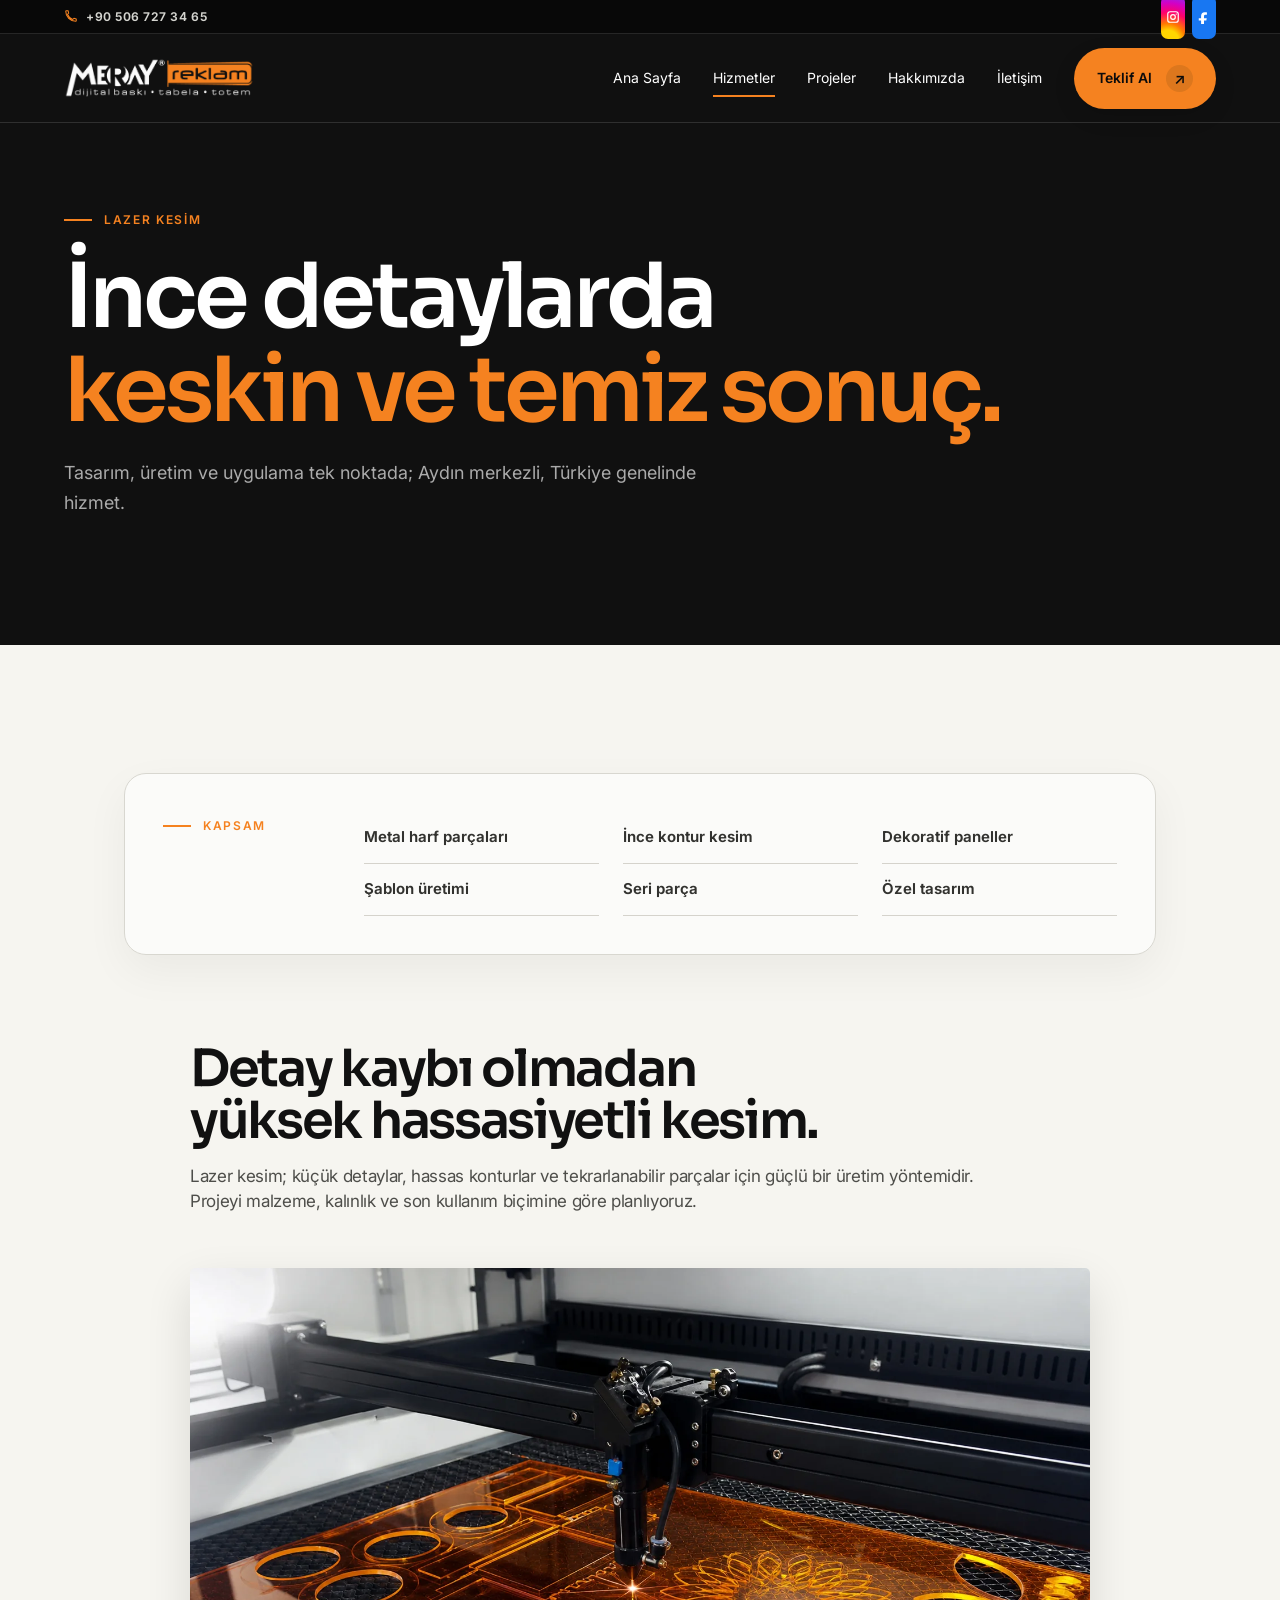
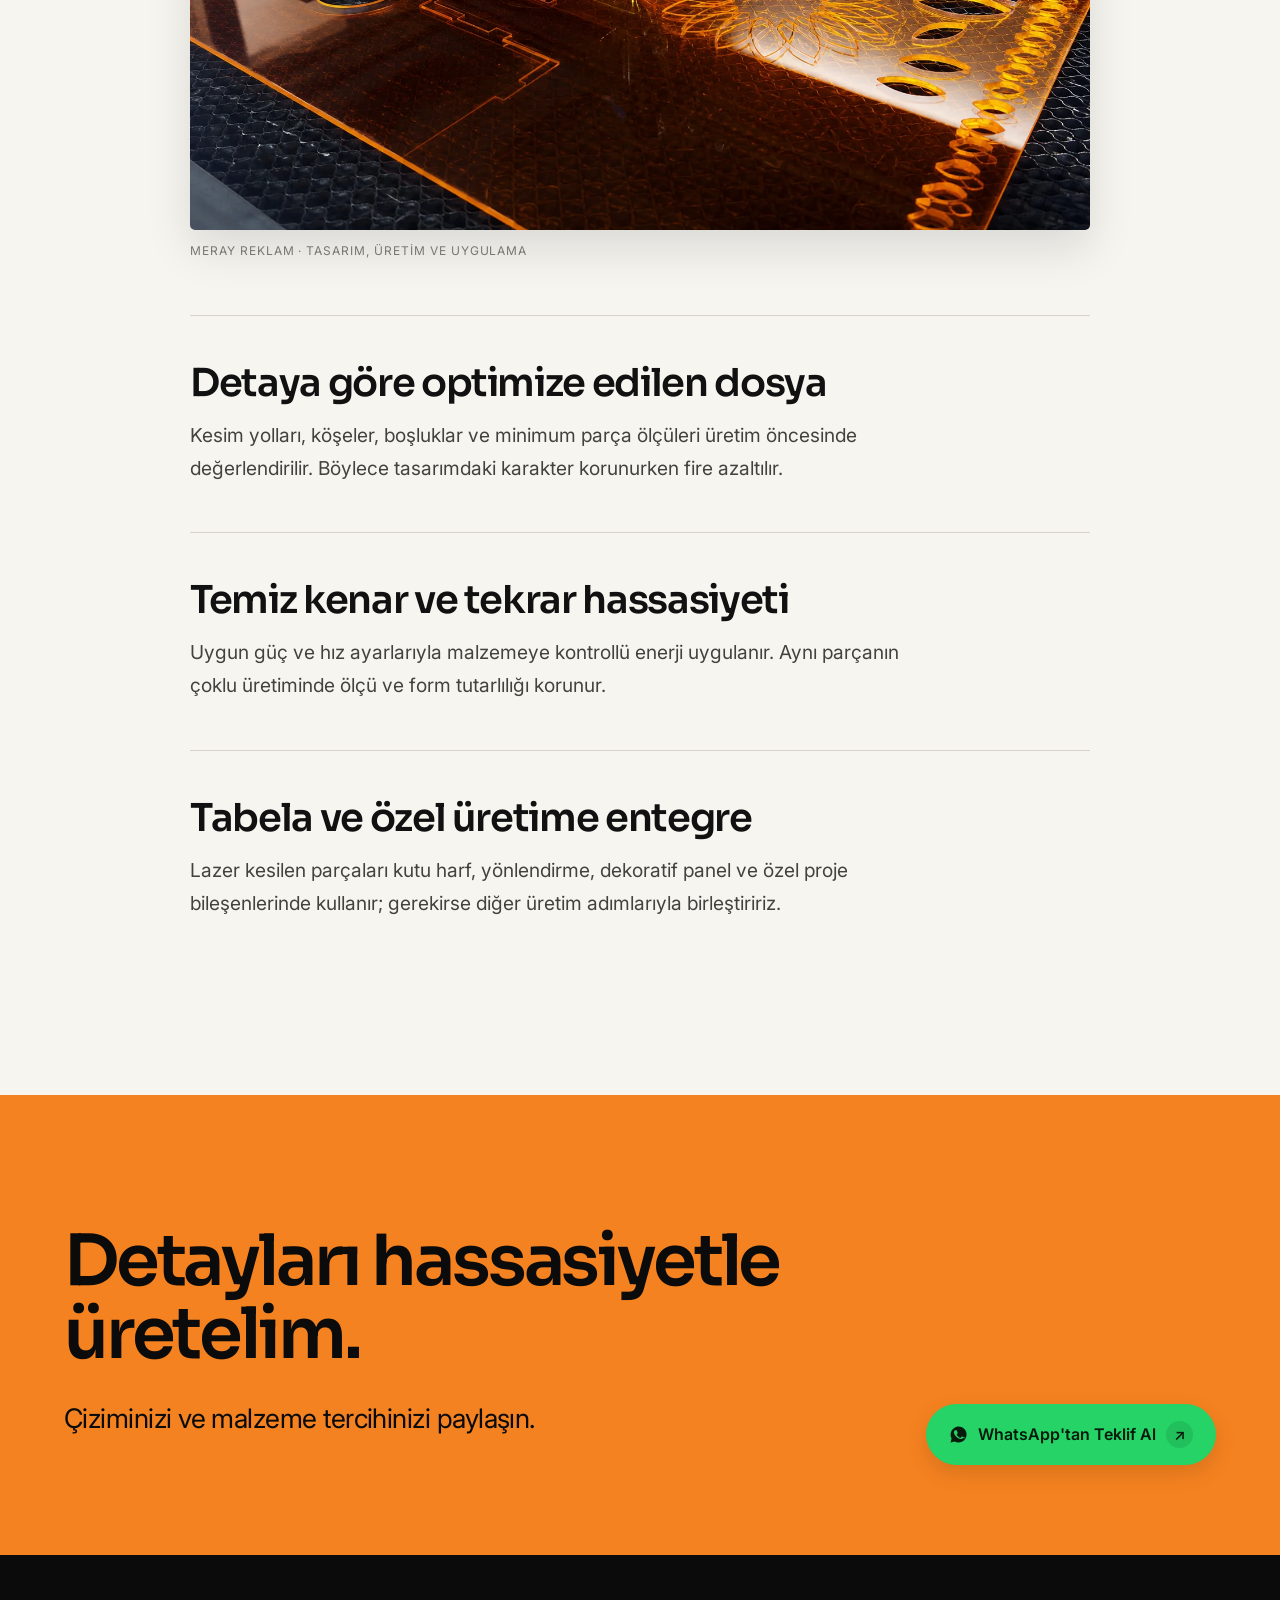
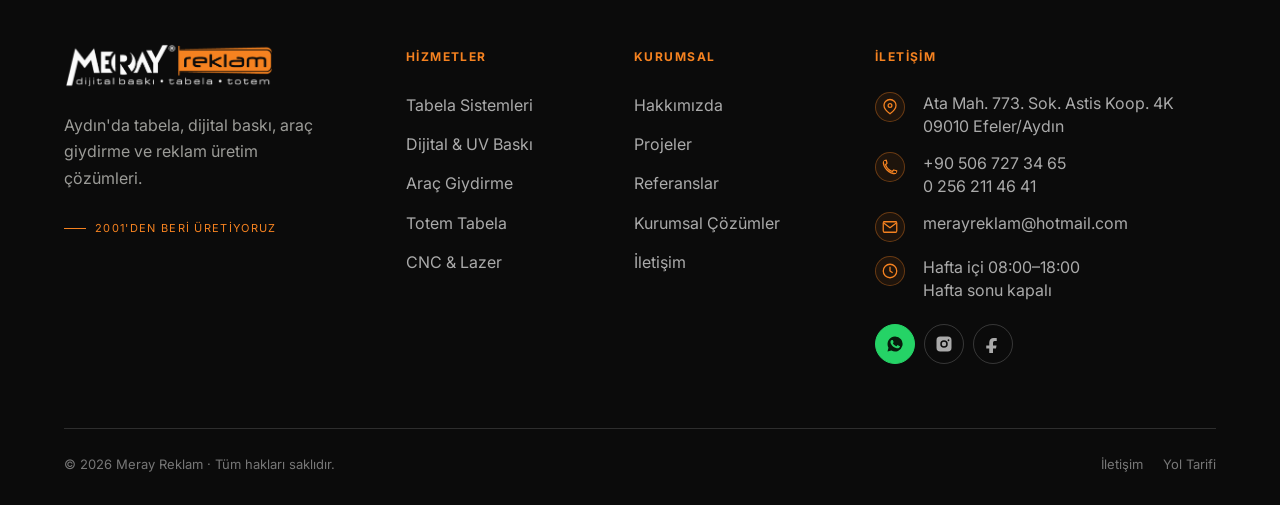
<file: aydin-lazer-kesim.html>
<!doctype html><html lang="tr"><head><meta charset="utf-8"><meta name="viewport" content="width=device-width,initial-scale=1"><meta name="robots" content="index,follow,max-image-preview:large"><meta name="theme-color" content="#111111"><meta property="og:type" content="website"><meta property="og:locale" content="tr_TR"><meta property="og:site_name" content="Meray Reklam"><title>Aydın Lazer Kesim | Meray Reklam</title><meta name="description" content="Aydın Lazer Kesim hizmetinde keşif, tasarım, kendi bünyemizde üretim ve profesyonel montaj. Meray Reklam, Aydın ve tüm Türkiye."><link rel="canonical" href="https://www.merayreklam.com/aydin-lazer-kesim"><meta property="og:title" content="Aydın Lazer Kesim | Meray Reklam"><meta property="og:description" content="Aydın Lazer Kesim hizmetinde keşif, tasarım, kendi bünyemizde üretim ve profesyonel montaj. Meray Reklam, Aydın ve tüm Türkiye."><meta property="og:image" content="assets/images/service-lazer-kesim-v2.webp"><meta name="twitter:card" content="summary_large_image"><link rel="icon" href="favicon.ico" sizes="any"><link rel="icon" type="image/png" sizes="32x32" href="favicon-32x32.png"><link rel="apple-touch-icon" href="apple-touch-icon.png"><link rel="preconnect" href="https://fonts.googleapis.com"><link rel="preconnect" href="https://fonts.gstatic.com" crossorigin><link href="https://fonts.googleapis.com/css2?family=Inter:wght@400;500;600&family=Sora:wght@500;600;700&display=swap" rel="stylesheet"><link rel="stylesheet" href="css/style.css"><link rel="stylesheet" href="css/responsive.css"><link rel="stylesheet" href="css/animations.css"><link rel="stylesheet" href="css/footer.css"><link rel="stylesheet" href="css/brand.css"><link rel="stylesheet" href="css/ui-polish.css"><link rel="stylesheet" href="css/layout-refinements.css"><script type="application/ld+json">{"@context":"https://schema.org","@graph":[{"@type":["LocalBusiness","ProfessionalService"],"@id":"#meray-reklam","name":"Meray Reklam","legalName":"Meray Reklam","foundingDate":"2001","telephone":"+905067273465","email":"merayreklam@hotmail.com","hasMap":"https://maps.app.goo.gl/nVN23uZ2cdJMD6un9","address":{"@type":"PostalAddress","streetAddress":"Ata Mahallesi, 773. Sokak, Astis Kooperatifi 4K","postalCode":"09010","addressLocality":"Efeler","addressRegion":"Aydın","addressCountry":"TR"},"openingHoursSpecification":[{"@type":"OpeningHoursSpecification","dayOfWeek":["Monday","Tuesday","Wednesday","Thursday","Friday"],"opens":"08:00","closes":"18:00"}],"areaServed":["Efeler","Kuşadası","Söke","Nazilli","Didim","İncirliova","Germencik","Muğla","Türkiye"],"sameAs":["https://www.instagram.com/merayreklam/","https://www.facebook.com/merayreklam"]},{"@type":"Service","name":"İnce detaylarda keskin ve temiz sonuç.","description":"Aydın Lazer Kesim hizmetinde keşif, tasarım, kendi bünyemizde üretim ve profesyonel montaj. Meray Reklam, Aydın ve tüm Türkiye.","inLanguage":"tr-TR","publisher":{"@id":"#meray-reklam"},"provider":{"@id":"#meray-reklam"},"areaServed":["Aydın","Ege Bölgesi","Türkiye"]}]}</script></head><body><a class="skip" href="#main">İçeriğe geç</a><div class="site-topbar"><div class="shell topbar-inner"><a class="topbar-phone" href="tel:+905067273465" aria-label="Meray Reklam telefon: +90 506 727 34 65"><svg viewBox="0 0 24 24" aria-hidden="true"><path d="M7 3H4a1 1 0 0 0-1 1c0 9.4 7.6 17 17 17a1 1 0 0 0 1-1v-3l-4-1-2 2c-4-1.5-7.5-5-9-9l2-2-1-4Z"/></svg><span>+90 506 727 34 65</span></a><div class="topbar-socials" aria-label="Sosyal medya hesapları"><a class="topbar-social topbar-instagram" href="https://www.instagram.com/merayreklam/" target="_blank" rel="noopener" aria-label="Instagram"><svg viewBox="0 0 24 24" aria-hidden="true"><path d="M7 2h10a5 5 0 0 1 5 5v10a5 5 0 0 1-5 5H7a5 5 0 0 1-5-5V7a5 5 0 0 1 5-5Zm0 2a3 3 0 0 0-3 3v10a3 3 0 0 0 3 3h10a3 3 0 0 0 3-3V7a3 3 0 0 0-3-3H7Zm5 3a5 5 0 1 1 0 10 5 5 0 0 1 0-10Zm0 2a3 3 0 1 0 0 6 3 3 0 0 0 0-6Zm5.5-3.2a1.2 1.2 0 1 1 0 2.4 1.2 1.2 0 0 1 0-2.4Z"/></svg></a><a class="topbar-social topbar-facebook" href="https://www.facebook.com/merayreklam" target="_blank" rel="noopener" aria-label="Facebook"><svg viewBox="0 0 24 24" aria-hidden="true"><path d="M14 8h3V4.2c-.5-.1-2.2-.2-4-.2-3.8 0-6 2.3-6 6.4V14H3v4h4v6h5v-6h4l.7-4H12v-3.2C12 9.6 12.4 8 14 8Z"/></svg></a></div></div></div><header class="site-header scrolled"><div class="shell nav"><a class="brand brand-logo" href="/" aria-label="Meray Reklam ana sayfa"><img src="assets/logos/meray-reklam-logo-orange.png" alt="Meray Reklam" width="866" height="186" decoding="async"></a><nav class="nav-links"><a href="/">Ana Sayfa</a><a class="active" href="/#hizmetler">Hizmetler</a><a href="/projeler">Projeler</a><a href="/hakkimizda">Hakkımızda</a><a href="/iletisim">İletişim</a><a class="btn btn-primary" href="/iletisim">Teklif Al <span class="btn-arrow" aria-hidden="true">↗</span></a></nav><button class="menu-toggle" aria-label="Menüyü aç" aria-expanded="false"><svg viewBox="0 0 24 24" aria-hidden="true"><path class="menu-line" d="M5 8h14"/><path class="menu-line" d="M5 16h14"/></svg></button></div></header><main id="main"><section class="page-hero service-page-hero"><div class="shell"><span class="label">Lazer kesim</span><h1 class="display display-xl">İnce detaylarda<br><span class="orange">keskin ve temiz sonuç.</span></h1><p>Tasarım, üretim ve uygulama tek noktada; Aydın merkezli, Türkiye genelinde hizmet.</p></div></section><section class="section"><div class="shell content-grid service-content"><aside class="sidebar reveal"><span class="label">Kapsam</span><div class="service-scope"><span>Metal harf parçaları</span><span>İnce kontur kesim</span><span>Dekoratif paneller</span><span>Şablon üretimi</span><span>Seri parça</span><span>Özel tasarım</span></div></aside><article class="prose"><header class="service-intro reveal"><h2>Detay kaybı olmadan yüksek hassasiyetli kesim.</h2><p class="lead">Lazer kesim; küçük detaylar, hassas konturlar ve tekrarlanabilir parçalar için güçlü bir üretim yöntemidir. Projeyi malzeme, kalınlık ve son kullanım biçimine göre planlıyoruz.</p></header><figure class="service-visual reveal"><img src="assets/images/service-lazer-kesim-v2.webp" alt="Turuncu kıvılcımlarla metal üzerinde hassas lazer kesim işlemi" width="1536" height="1024" loading="lazy" decoding="async"><figcaption>Meray Reklam · Tasarım, üretim ve uygulama</figcaption></figure><section class="service-copy-block"><h2>Detaya göre optimize edilen dosya</h2><p>Kesim yolları, köşeler, boşluklar ve minimum parça ölçüleri üretim öncesinde değerlendirilir. Böylece tasarımdaki karakter korunurken fire azaltılır.</p></section><section class="service-copy-block"><h2>Temiz kenar ve tekrar hassasiyeti</h2><p>Uygun güç ve hız ayarlarıyla malzemeye kontrollü enerji uygulanır. Aynı parçanın çoklu üretiminde ölçü ve form tutarlılığı korunur.</p></section><section class="service-copy-block"><h2>Tabela ve özel üretime entegre</h2><p>Lazer kesilen parçaları kutu harf, yönlendirme, dekoratif panel ve özel proje bileşenlerinde kullanır; gerekirse diğer üretim adımlarıyla birleştiririz.</p></section></article></div></section><section class="section cta"><div class="shell cta-inner"><div><span class="label">Yeni proje</span><h2 class="display">Detayları hassasiyetle üretelim.</h2><p class="lead">Çiziminizi ve malzeme tercihinizi paylaşın.</p></div><a class="btn btn-whatsapp" href="https://wa.me/905067273465?text=Merhaba%20Meray%20Reklam%2C%20Ayd%C4%B1n%20Lazer%20Kesim%20hakk%C4%B1nda%20teklif%20almak%20istiyorum." target="_blank" rel="noopener"><svg class="btn-icon" viewBox="0 0 24 24" aria-hidden="true"><path d="M12 2a10 10 0 0 0-8.7 14.9L2 22l5.2-1.3A10 10 0 1 0 12 2Zm5.8 14.2c-.2.7-1.2 1.3-2 1.5-.5.1-1.2.2-3.5-.7-2.9-1.2-4.8-4.2-4.9-4.4-.1-.2-1.2-1.6-1.2-3.1 0-1.5.8-2.3 1.1-2.6.3-.3.7-.4 1-.4h.7c.2 0 .5-.1.8.6.3.7 1 2.4 1.1 2.6.1.2.2.4 0 .7-.1.2-.2.4-.4.6l-.6.6c-.2.2-.4.4-.2.8.2.4.8 1.4 1.8 2.2 1.2 1.1 2.3 1.4 2.7 1.6.3.2.6.1.8-.1.2-.3.9-1.1 1.1-1.5.2-.4.5-.3.8-.2.3.1 2 .9 2.3 1.1.3.2.6.2.6.4 0 .2 0 .8-.2 1.3Z"/></svg>WhatsApp'tan Teklif Al <span class="btn-arrow" aria-hidden="true">↗</span></a></div></section></main><footer class="site-footer"><div class="shell"><div class="footer-grid">
<div class="footer-brand"><a class="brand brand-logo" href="/" aria-label="Meray Reklam ana sayfa"><img src="assets/logos/meray-reklam-logo-orange.png" alt="Meray Reklam" width="866" height="186" decoding="async"></a><p>Aydın'da tabela, dijital baskı, araç giydirme ve reklam üretim çözümleri.</p><span class="footer-kicker">2001'den beri üretiyoruz</span></div>
<div class="footer-col"><h3>Hizmetler</h3><div class="footer-links"><a href="/aydin-tabela">Tabela Sistemleri</a><a href="/aydin-dijital-baski">Dijital & UV Baskı</a><a href="/aydin-arac-giydirme">Araç Giydirme</a><a href="/aydin-totem-tabela">Totem Tabela</a><a href="/aydin-cnc-kesim">CNC & Lazer</a></div></div>
<div class="footer-col"><h3>Kurumsal</h3><div class="footer-links"><a href="/hakkimizda">Hakkımızda</a><a href="/projeler">Projeler</a><a href="/projeler#referanslar">Referanslar</a><a href="/kurumsal-cozumler">Kurumsal Çözümler</a><a href="/iletisim">İletişim</a></div></div>
<div class="footer-col"><h3>İletişim</h3><div class="footer-contact">
<a class="footer-contact-item" href="https://maps.app.goo.gl/nVN23uZ2cdJMD6un9" target="_blank" rel="noopener"><svg class="footer-icon" viewBox="0 0 24 24" aria-hidden="true"><path d="M20 10c0 5-8 11-8 11S4 15 4 10a8 8 0 1 1 16 0Z"/><circle cx="12" cy="10" r="2.5"/></svg><span>Ata Mah. 773. Sok. Astis Koop. 4K<br>09010 Efeler/Aydın</span></a>
<a class="footer-contact-item" href="tel:+905067273465"><svg class="footer-icon" viewBox="0 0 24 24" aria-hidden="true"><path d="M7 3H4a1 1 0 0 0-1 1c0 9.4 7.6 17 17 17a1 1 0 0 0 1-1v-3l-4-1-2 2c-4-1.5-7.5-5-9-9l2-2-1-4Z"/></svg><span>+90 506 727 34 65<br>0 256 211 46 41</span></a>
<a class="footer-contact-item" href="mailto:merayreklam@hotmail.com"><svg class="footer-icon" viewBox="0 0 24 24" aria-hidden="true"><rect x="3" y="5" width="18" height="14" rx="1"/><path d="m4 7 8 6 8-6"/></svg><span>merayreklam@hotmail.com</span></a>
<div class="footer-contact-item"><svg class="footer-icon" viewBox="0 0 24 24" aria-hidden="true"><circle cx="12" cy="12" r="9"/><path d="M12 7v5l3 2"/></svg><span>Hafta içi 08:00–18:00<br>Hafta sonu kapalı</span></div>
</div><div class="footer-socials"><a href="https://wa.me/905067273465" aria-label="WhatsApp" target="_blank" rel="noopener"><svg viewBox="0 0 24 24"><path d="M12 2a10 10 0 0 0-8.7 14.9L2 22l5.2-1.3A10 10 0 1 0 12 2Zm5.8 14.2c-.2.7-1.2 1.3-2 1.5-.5.1-1.2.2-3.5-.7-3-1.2-5-4.3-5.1-4.5-.1-.2-1.2-1.6-1.2-3 0-1.5.8-2.2 1.1-2.5.3-.3.6-.4.9-.4h.6c.2 0 .4 0 .6.5l.8 2c.1.3.1.5 0 .7l-.5.7c-.2.2-.4.4-.2.7.2.3.8 1.3 1.8 2.1 1.2 1.1 2.2 1.4 2.5 1.6.3.1.5.1.7-.1l.9-1.1c.2-.3.4-.3.7-.2l2.1 1c.3.1.5.2.5.4.1.1.1.7-.1 1.3Z"/></svg></a><a href="https://www.instagram.com/merayreklam/" aria-label="Instagram" target="_blank" rel="noopener"><svg viewBox="0 0 24 24"><path d="M7 2h10a5 5 0 0 1 5 5v10a5 5 0 0 1-5 5H7a5 5 0 0 1-5-5V7a5 5 0 0 1 5-5Zm5 5a5 5 0 1 0 0 10 5 5 0 0 0 0-10Zm6-1.2a1.2 1.2 0 1 0 0 2.4 1.2 1.2 0 0 0 0-2.4ZM12 9a3 3 0 1 1 0 6 3 3 0 0 1 0-6Z"/></svg></a><a href="https://www.facebook.com/merayreklam" aria-label="Facebook" target="_blank" rel="noopener"><svg viewBox="0 0 24 24"><path d="M14 8h3V4.2c-.5-.1-2.2-.2-4-.2-3.8 0-6 2.3-6 6.4V14H3v4h4v6h5v-6h4l.7-4H12v-3.2C12 9.6 12.4 8 14 8Z"/></svg></a></div></div>
</div><div class="footer-bottom"><span>© 2026 Meray Reklam · Tüm hakları saklıdır.</span><div class="footer-legal"><a href="/iletisim">İletişim</a><a href="https://maps.app.goo.gl/nVN23uZ2cdJMD6un9" target="_blank" rel="noopener">Yol Tarifi</a></div></div></div></footer><div class="mobile-actions"><a class="mobile-call" href="tel:+905067273465"><svg class="action-icon" viewBox="0 0 24 24" aria-hidden="true"><path d="M7 3H4a1 1 0 0 0-1 1c0 9.4 7.6 17 17 17a1 1 0 0 0 1-1v-3l-4-1-2 2c-4-1.5-7.5-5-9-9l2-2-1-4Z"/></svg><span>Ara</span></a><a class="mobile-whatsapp" href="https://wa.me/905067273465" target="_blank" rel="noopener"><svg class="action-icon" viewBox="0 0 24 24" aria-hidden="true"><path d="M12 2a10 10 0 0 0-8.7 14.9L2 22l5.2-1.3A10 10 0 1 0 12 2Zm5.8 14.2c-.2.7-1.2 1.3-2 1.5-.5.1-1.2.2-3.5-.7-3-1.2-5-4.3-5.1-4.5-.1-.2-1.2-1.6-1.2-3 0-1.5.8-2.2 1.1-2.5.3-.3.6-.4.9-.4h.6c.2 0 .4 0 .6.5l.8 2c.1.3.1.5 0 .7l-.5.7c-.2.2-.4.4-.2.7.2.3.8 1.3 1.8 2.1 1.2 1.1 2.2 1.4 2.5 1.6.3.1.5.1.7-.1l.9-1.1c.2-.3.4-.3.7-.2l2.1 1c.3.1.5.2.5.4.1.1.1.7-.1 1.3Z"/></svg><span>WhatsApp</span></a></div><script defer src="js/main.js"></script></body></html>
</file>
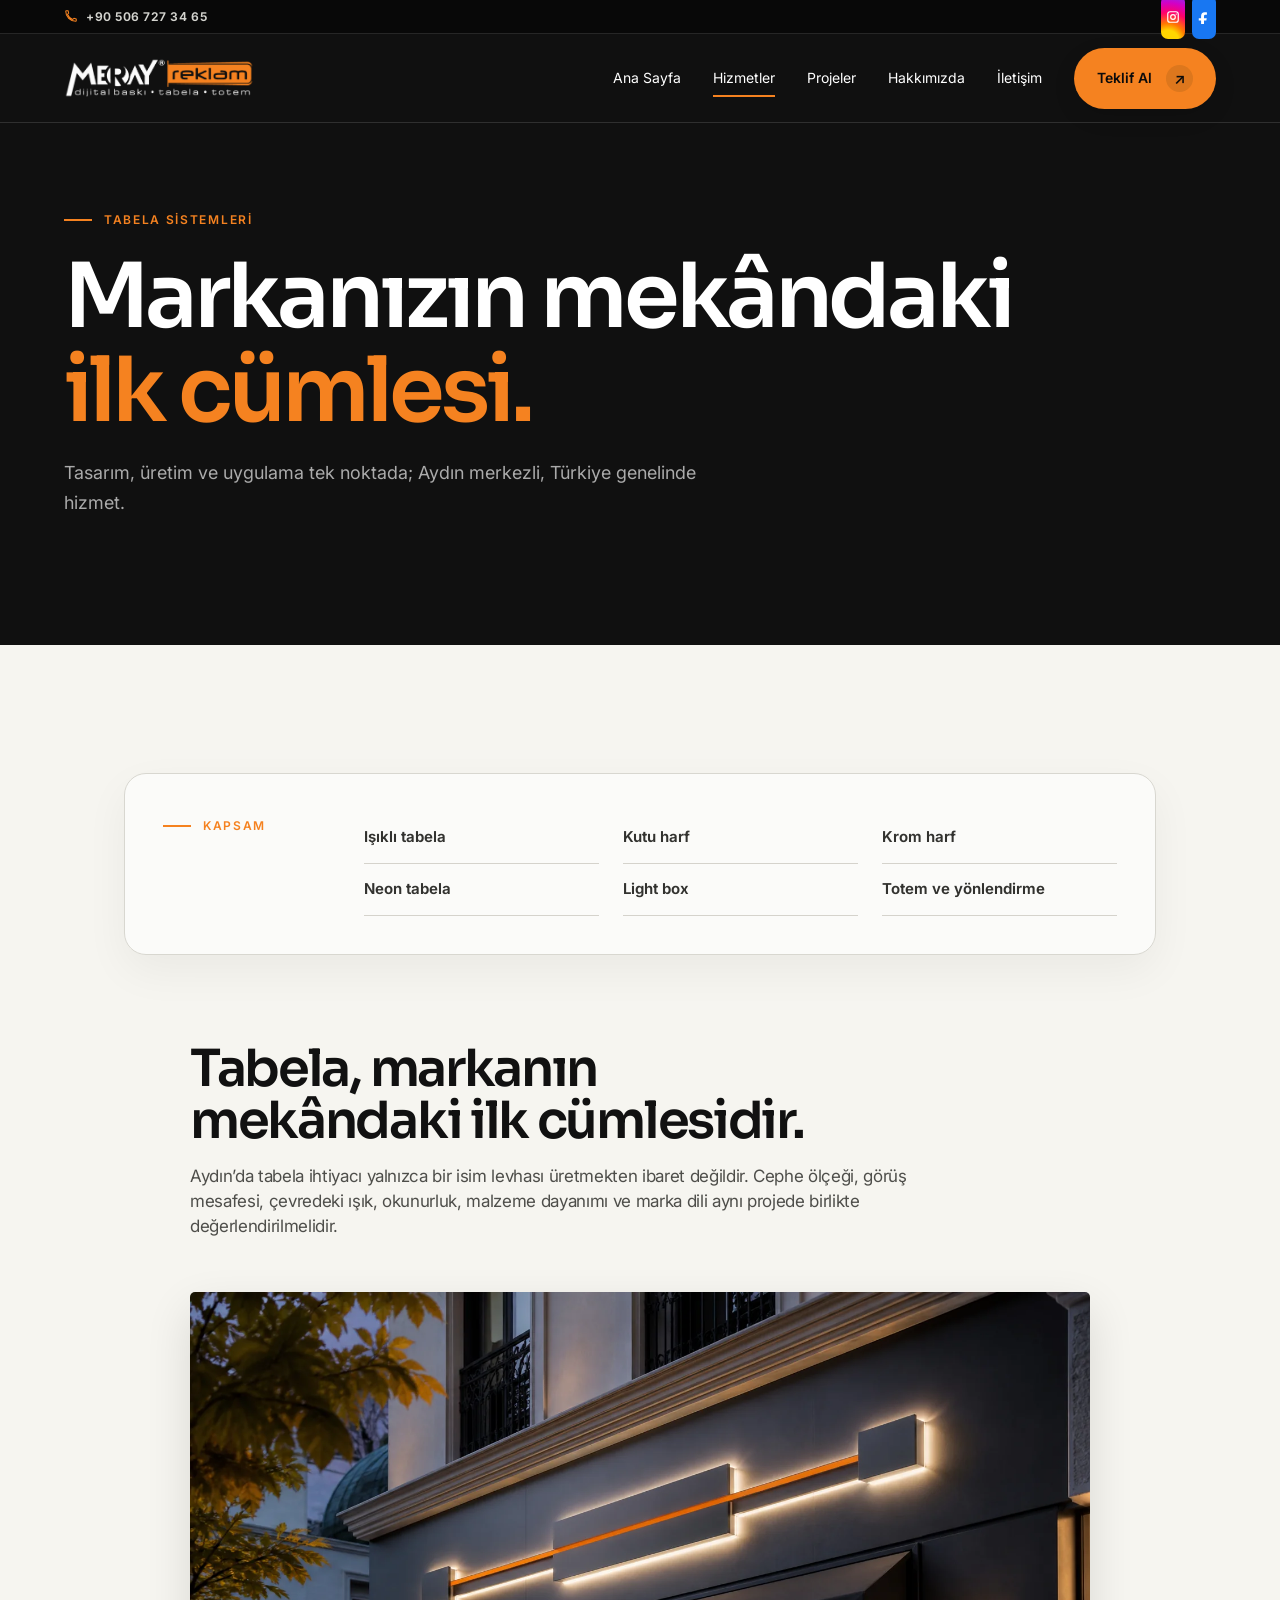
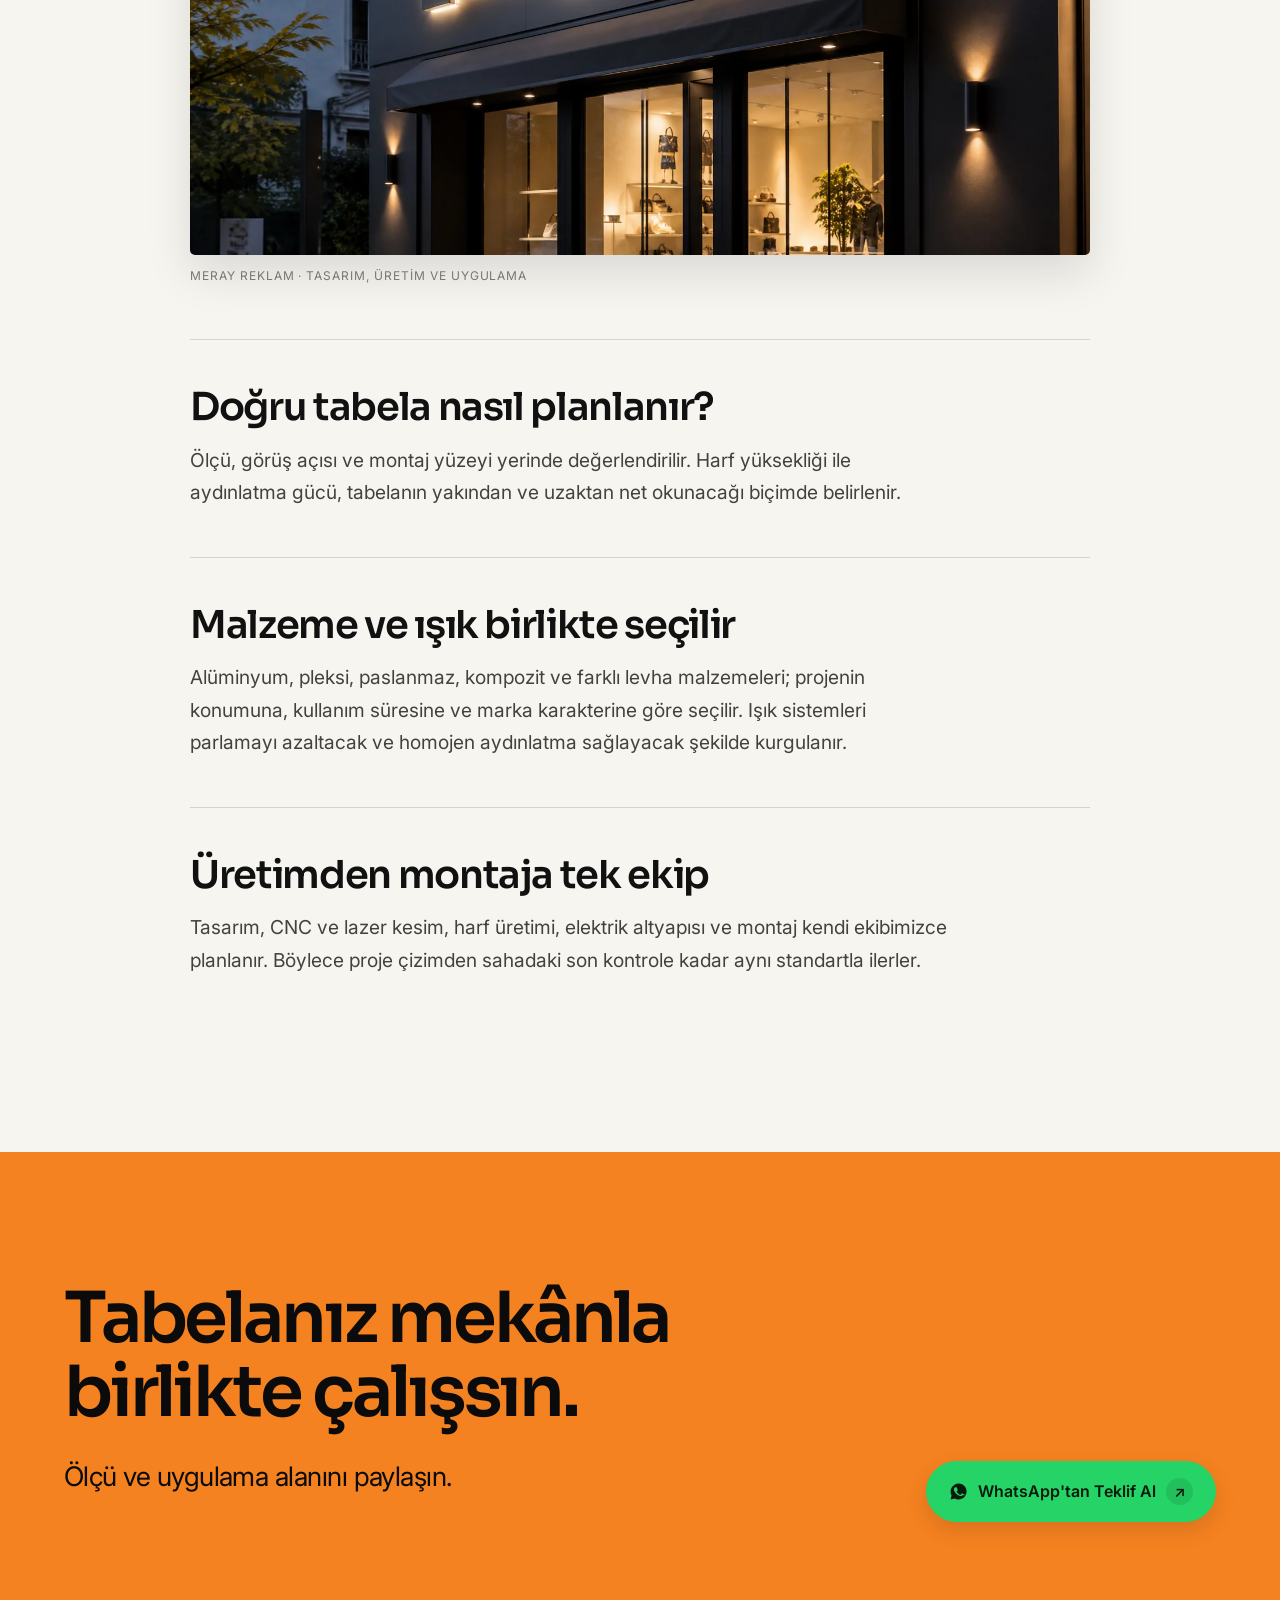
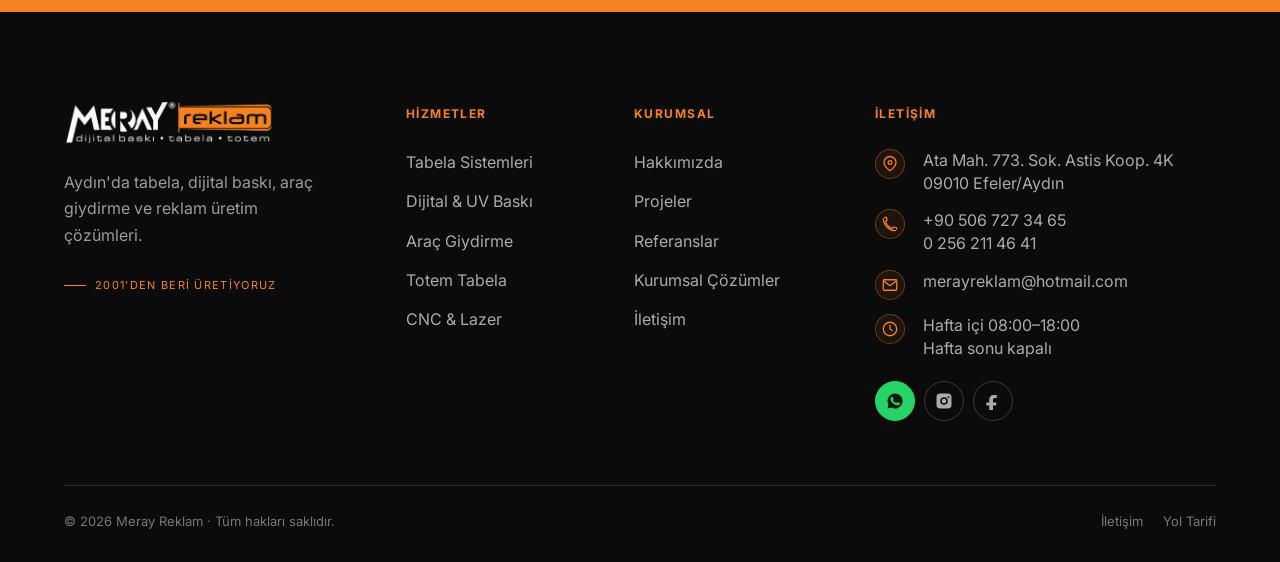
<file: aydin-tabela.html>
<!doctype html><html lang="tr"><head><meta charset="utf-8"><meta name="viewport" content="width=device-width,initial-scale=1"><meta name="robots" content="index,follow,max-image-preview:large"><meta name="theme-color" content="#111111"><meta property="og:type" content="website"><meta property="og:locale" content="tr_TR"><meta property="og:site_name" content="Meray Reklam"><title>Aydın Tabela Sistemleri | Meray Reklam</title><meta name="description" content="Aydın Tabela Sistemleri hizmetinde keşif, tasarım, kendi bünyemizde üretim ve profesyonel montaj. Meray Reklam, Aydın ve tüm Türkiye."><link rel="canonical" href="https://www.merayreklam.com/aydin-tabela"><meta property="og:title" content="Aydın Tabela Sistemleri | Meray Reklam"><meta property="og:description" content="Aydın Tabela Sistemleri hizmetinde keşif, tasarım, kendi bünyemizde üretim ve profesyonel montaj. Meray Reklam, Aydın ve tüm Türkiye."><meta property="og:image" content="assets/images/service-tabela-v2.webp"><meta name="twitter:card" content="summary_large_image"><link rel="icon" href="favicon.ico" sizes="any"><link rel="icon" type="image/png" sizes="32x32" href="favicon-32x32.png"><link rel="apple-touch-icon" href="apple-touch-icon.png"><link rel="preconnect" href="https://fonts.googleapis.com"><link rel="preconnect" href="https://fonts.gstatic.com" crossorigin><link href="https://fonts.googleapis.com/css2?family=Inter:wght@400;500;600&family=Sora:wght@500;600;700&display=swap" rel="stylesheet"><link rel="stylesheet" href="css/style.css"><link rel="stylesheet" href="css/responsive.css"><link rel="stylesheet" href="css/animations.css"><link rel="stylesheet" href="css/footer.css"><link rel="stylesheet" href="css/brand.css"><link rel="stylesheet" href="css/ui-polish.css"><link rel="stylesheet" href="css/layout-refinements.css"><script type="application/ld+json">{"@context":"https://schema.org","@graph":[{"@type":["LocalBusiness","ProfessionalService"],"@id":"#meray-reklam","name":"Meray Reklam","legalName":"Meray Reklam","foundingDate":"2001","telephone":"+905067273465","email":"merayreklam@hotmail.com","hasMap":"https://maps.app.goo.gl/nVN23uZ2cdJMD6un9","address":{"@type":"PostalAddress","streetAddress":"Ata Mahallesi, 773. Sokak, Astis Kooperatifi 4K","postalCode":"09010","addressLocality":"Efeler","addressRegion":"Aydın","addressCountry":"TR"},"openingHoursSpecification":[{"@type":"OpeningHoursSpecification","dayOfWeek":["Monday","Tuesday","Wednesday","Thursday","Friday"],"opens":"08:00","closes":"18:00"}],"areaServed":["Efeler","Kuşadası","Söke","Nazilli","Didim","İncirliova","Germencik","Muğla","Türkiye"],"sameAs":["https://www.instagram.com/merayreklam/","https://www.facebook.com/merayreklam"]},{"@type":"Service","name":"Markanızın mekândaki ilk cümlesi.","description":"Aydın Tabela Sistemleri hizmetinde keşif, tasarım, kendi bünyemizde üretim ve profesyonel montaj. Meray Reklam, Aydın ve tüm Türkiye.","inLanguage":"tr-TR","publisher":{"@id":"#meray-reklam"},"provider":{"@id":"#meray-reklam"},"areaServed":["Aydın","Ege Bölgesi","Türkiye"]}]}</script></head><body><a class="skip" href="#main">İçeriğe geç</a><div class="site-topbar"><div class="shell topbar-inner"><a class="topbar-phone" href="tel:+905067273465" aria-label="Meray Reklam telefon: +90 506 727 34 65"><svg viewBox="0 0 24 24" aria-hidden="true"><path d="M7 3H4a1 1 0 0 0-1 1c0 9.4 7.6 17 17 17a1 1 0 0 0 1-1v-3l-4-1-2 2c-4-1.5-7.5-5-9-9l2-2-1-4Z"/></svg><span>+90 506 727 34 65</span></a><div class="topbar-socials" aria-label="Sosyal medya hesapları"><a class="topbar-social topbar-instagram" href="https://www.instagram.com/merayreklam/" target="_blank" rel="noopener" aria-label="Instagram"><svg viewBox="0 0 24 24" aria-hidden="true"><path d="M7 2h10a5 5 0 0 1 5 5v10a5 5 0 0 1-5 5H7a5 5 0 0 1-5-5V7a5 5 0 0 1 5-5Zm0 2a3 3 0 0 0-3 3v10a3 3 0 0 0 3 3h10a3 3 0 0 0 3-3V7a3 3 0 0 0-3-3H7Zm5 3a5 5 0 1 1 0 10 5 5 0 0 1 0-10Zm0 2a3 3 0 1 0 0 6 3 3 0 0 0 0-6Zm5.5-3.2a1.2 1.2 0 1 1 0 2.4 1.2 1.2 0 0 1 0-2.4Z"/></svg></a><a class="topbar-social topbar-facebook" href="https://www.facebook.com/merayreklam" target="_blank" rel="noopener" aria-label="Facebook"><svg viewBox="0 0 24 24" aria-hidden="true"><path d="M14 8h3V4.2c-.5-.1-2.2-.2-4-.2-3.8 0-6 2.3-6 6.4V14H3v4h4v6h5v-6h4l.7-4H12v-3.2C12 9.6 12.4 8 14 8Z"/></svg></a></div></div></div><header class="site-header scrolled"><div class="shell nav"><a class="brand brand-logo" href="/" aria-label="Meray Reklam ana sayfa"><img src="assets/logos/meray-reklam-logo-orange.png" alt="Meray Reklam" width="866" height="186" decoding="async"></a><nav class="nav-links"><a href="/">Ana Sayfa</a><a class="active" href="/#hizmetler">Hizmetler</a><a href="/projeler">Projeler</a><a href="/hakkimizda">Hakkımızda</a><a href="/iletisim">İletişim</a><a class="btn btn-primary" href="/iletisim">Teklif Al <span class="btn-arrow" aria-hidden="true">↗</span></a></nav><button class="menu-toggle" aria-label="Menüyü aç" aria-expanded="false"><svg viewBox="0 0 24 24" aria-hidden="true"><path class="menu-line" d="M5 8h14"/><path class="menu-line" d="M5 16h14"/></svg></button></div></header><main id="main"><section class="page-hero service-page-hero"><div class="shell"><span class="label">Tabela sistemleri</span><h1 class="display display-xl">Markanızın mekândaki<br><span class="orange">ilk cümlesi.</span></h1><p>Tasarım, üretim ve uygulama tek noktada; Aydın merkezli, Türkiye genelinde hizmet.</p></div></section><section class="section"><div class="shell content-grid service-content"><aside class="sidebar reveal"><span class="label">Kapsam</span><div class="service-scope"><span>Işıklı tabela</span><span>Kutu harf</span><span>Krom harf</span><span>Neon tabela</span><span>Light box</span><span>Totem ve yönlendirme</span></div></aside><article class="prose"><header class="service-intro reveal"><h2>Tabela, markanın mekândaki ilk cümlesidir.</h2><p class="lead">Aydın’da tabela ihtiyacı yalnızca bir isim levhası üretmekten ibaret değildir. Cephe ölçeği, görüş mesafesi, çevredeki ışık, okunurluk, malzeme dayanımı ve marka dili aynı projede birlikte değerlendirilmelidir.</p></header><figure class="service-visual reveal"><img src="assets/images/service-tabela-v2.webp" alt="Aydın’da modern ışıklı kutu harf tabela uygulaması" width="1536" height="1024" loading="lazy" decoding="async"><figcaption>Meray Reklam · Tasarım, üretim ve uygulama</figcaption></figure><section class="service-copy-block"><h2>Doğru tabela nasıl planlanır?</h2><p>Ölçü, görüş açısı ve montaj yüzeyi yerinde değerlendirilir. Harf yüksekliği ile aydınlatma gücü, tabelanın yakından ve uzaktan net okunacağı biçimde belirlenir.</p></section><section class="service-copy-block"><h2>Malzeme ve ışık birlikte seçilir</h2><p>Alüminyum, pleksi, paslanmaz, kompozit ve farklı levha malzemeleri; projenin konumuna, kullanım süresine ve marka karakterine göre seçilir. Işık sistemleri parlamayı azaltacak ve homojen aydınlatma sağlayacak şekilde kurgulanır.</p></section><section class="service-copy-block"><h2>Üretimden montaja tek ekip</h2><p>Tasarım, CNC ve lazer kesim, harf üretimi, elektrik altyapısı ve montaj kendi ekibimizce planlanır. Böylece proje çizimden sahadaki son kontrole kadar aynı standartla ilerler.</p></section></article></div></section><section class="section cta"><div class="shell cta-inner"><div><span class="label">Yeni proje</span><h2 class="display">Tabelanız mekânla birlikte çalışsın.</h2><p class="lead">Ölçü ve uygulama alanını paylaşın.</p></div><a class="btn btn-whatsapp" href="https://wa.me/905067273465?text=Merhaba%20Meray%20Reklam%2C%20Ayd%C4%B1n%20Tabela%20Sistemleri%20hakk%C4%B1nda%20teklif%20almak%20istiyorum." target="_blank" rel="noopener"><svg class="btn-icon" viewBox="0 0 24 24" aria-hidden="true"><path d="M12 2a10 10 0 0 0-8.7 14.9L2 22l5.2-1.3A10 10 0 1 0 12 2Zm5.8 14.2c-.2.7-1.2 1.3-2 1.5-.5.1-1.2.2-3.5-.7-2.9-1.2-4.8-4.2-4.9-4.4-.1-.2-1.2-1.6-1.2-3.1 0-1.5.8-2.3 1.1-2.6.3-.3.7-.4 1-.4h.7c.2 0 .5-.1.8.6.3.7 1 2.4 1.1 2.6.1.2.2.4 0 .7-.1.2-.2.4-.4.6l-.6.6c-.2.2-.4.4-.2.8.2.4.8 1.4 1.8 2.2 1.2 1.1 2.3 1.4 2.7 1.6.3.2.6.1.8-.1.2-.3.9-1.1 1.1-1.5.2-.4.5-.3.8-.2.3.1 2 .9 2.3 1.1.3.2.6.2.6.4 0 .2 0 .8-.2 1.3Z"/></svg>WhatsApp'tan Teklif Al <span class="btn-arrow" aria-hidden="true">↗</span></a></div></section></main><footer class="site-footer"><div class="shell"><div class="footer-grid">
<div class="footer-brand"><a class="brand brand-logo" href="/" aria-label="Meray Reklam ana sayfa"><img src="assets/logos/meray-reklam-logo-orange.png" alt="Meray Reklam" width="866" height="186" decoding="async"></a><p>Aydın'da tabela, dijital baskı, araç giydirme ve reklam üretim çözümleri.</p><span class="footer-kicker">2001'den beri üretiyoruz</span></div>
<div class="footer-col"><h3>Hizmetler</h3><div class="footer-links"><a href="/aydin-tabela">Tabela Sistemleri</a><a href="/aydin-dijital-baski">Dijital & UV Baskı</a><a href="/aydin-arac-giydirme">Araç Giydirme</a><a href="/aydin-totem-tabela">Totem Tabela</a><a href="/aydin-cnc-kesim">CNC & Lazer</a></div></div>
<div class="footer-col"><h3>Kurumsal</h3><div class="footer-links"><a href="/hakkimizda">Hakkımızda</a><a href="/projeler">Projeler</a><a href="/projeler#referanslar">Referanslar</a><a href="/kurumsal-cozumler">Kurumsal Çözümler</a><a href="/iletisim">İletişim</a></div></div>
<div class="footer-col"><h3>İletişim</h3><div class="footer-contact">
<a class="footer-contact-item" href="https://maps.app.goo.gl/nVN23uZ2cdJMD6un9" target="_blank" rel="noopener"><svg class="footer-icon" viewBox="0 0 24 24" aria-hidden="true"><path d="M20 10c0 5-8 11-8 11S4 15 4 10a8 8 0 1 1 16 0Z"/><circle cx="12" cy="10" r="2.5"/></svg><span>Ata Mah. 773. Sok. Astis Koop. 4K<br>09010 Efeler/Aydın</span></a>
<a class="footer-contact-item" href="tel:+905067273465"><svg class="footer-icon" viewBox="0 0 24 24" aria-hidden="true"><path d="M7 3H4a1 1 0 0 0-1 1c0 9.4 7.6 17 17 17a1 1 0 0 0 1-1v-3l-4-1-2 2c-4-1.5-7.5-5-9-9l2-2-1-4Z"/></svg><span>+90 506 727 34 65<br>0 256 211 46 41</span></a>
<a class="footer-contact-item" href="mailto:merayreklam@hotmail.com"><svg class="footer-icon" viewBox="0 0 24 24" aria-hidden="true"><rect x="3" y="5" width="18" height="14" rx="1"/><path d="m4 7 8 6 8-6"/></svg><span>merayreklam@hotmail.com</span></a>
<div class="footer-contact-item"><svg class="footer-icon" viewBox="0 0 24 24" aria-hidden="true"><circle cx="12" cy="12" r="9"/><path d="M12 7v5l3 2"/></svg><span>Hafta içi 08:00–18:00<br>Hafta sonu kapalı</span></div>
</div><div class="footer-socials"><a href="https://wa.me/905067273465" aria-label="WhatsApp" target="_blank" rel="noopener"><svg viewBox="0 0 24 24"><path d="M12 2a10 10 0 0 0-8.7 14.9L2 22l5.2-1.3A10 10 0 1 0 12 2Zm5.8 14.2c-.2.7-1.2 1.3-2 1.5-.5.1-1.2.2-3.5-.7-3-1.2-5-4.3-5.1-4.5-.1-.2-1.2-1.6-1.2-3 0-1.5.8-2.2 1.1-2.5.3-.3.6-.4.9-.4h.6c.2 0 .4 0 .6.5l.8 2c.1.3.1.5 0 .7l-.5.7c-.2.2-.4.4-.2.7.2.3.8 1.3 1.8 2.1 1.2 1.1 2.2 1.4 2.5 1.6.3.1.5.1.7-.1l.9-1.1c.2-.3.4-.3.7-.2l2.1 1c.3.1.5.2.5.4.1.1.1.7-.1 1.3Z"/></svg></a><a href="https://www.instagram.com/merayreklam/" aria-label="Instagram" target="_blank" rel="noopener"><svg viewBox="0 0 24 24"><path d="M7 2h10a5 5 0 0 1 5 5v10a5 5 0 0 1-5 5H7a5 5 0 0 1-5-5V7a5 5 0 0 1 5-5Zm5 5a5 5 0 1 0 0 10 5 5 0 0 0 0-10Zm6-1.2a1.2 1.2 0 1 0 0 2.4 1.2 1.2 0 0 0 0-2.4ZM12 9a3 3 0 1 1 0 6 3 3 0 0 1 0-6Z"/></svg></a><a href="https://www.facebook.com/merayreklam" aria-label="Facebook" target="_blank" rel="noopener"><svg viewBox="0 0 24 24"><path d="M14 8h3V4.2c-.5-.1-2.2-.2-4-.2-3.8 0-6 2.3-6 6.4V14H3v4h4v6h5v-6h4l.7-4H12v-3.2C12 9.6 12.4 8 14 8Z"/></svg></a></div></div>
</div><div class="footer-bottom"><span>© 2026 Meray Reklam · Tüm hakları saklıdır.</span><div class="footer-legal"><a href="/iletisim">İletişim</a><a href="https://maps.app.goo.gl/nVN23uZ2cdJMD6un9" target="_blank" rel="noopener">Yol Tarifi</a></div></div></div></footer><div class="mobile-actions"><a class="mobile-call" href="tel:+905067273465"><svg class="action-icon" viewBox="0 0 24 24" aria-hidden="true"><path d="M7 3H4a1 1 0 0 0-1 1c0 9.4 7.6 17 17 17a1 1 0 0 0 1-1v-3l-4-1-2 2c-4-1.5-7.5-5-9-9l2-2-1-4Z"/></svg><span>Ara</span></a><a class="mobile-whatsapp" href="https://wa.me/905067273465" target="_blank" rel="noopener"><svg class="action-icon" viewBox="0 0 24 24" aria-hidden="true"><path d="M12 2a10 10 0 0 0-8.7 14.9L2 22l5.2-1.3A10 10 0 1 0 12 2Zm5.8 14.2c-.2.7-1.2 1.3-2 1.5-.5.1-1.2.2-3.5-.7-3-1.2-5-4.3-5.1-4.5-.1-.2-1.2-1.6-1.2-3 0-1.5.8-2.2 1.1-2.5.3-.3.6-.4.9-.4h.6c.2 0 .4 0 .6.5l.8 2c.1.3.1.5 0 .7l-.5.7c-.2.2-.4.4-.2.7.2.3.8 1.3 1.8 2.1 1.2 1.1 2.2 1.4 2.5 1.6.3.1.5.1.7-.1l.9-1.1c.2-.3.4-.3.7-.2l2.1 1c.3.1.5.2.5.4.1.1.1.7-.1 1.3Z"/></svg><span>WhatsApp</span></a></div><script defer src="js/main.js"></script></body></html>
</file>
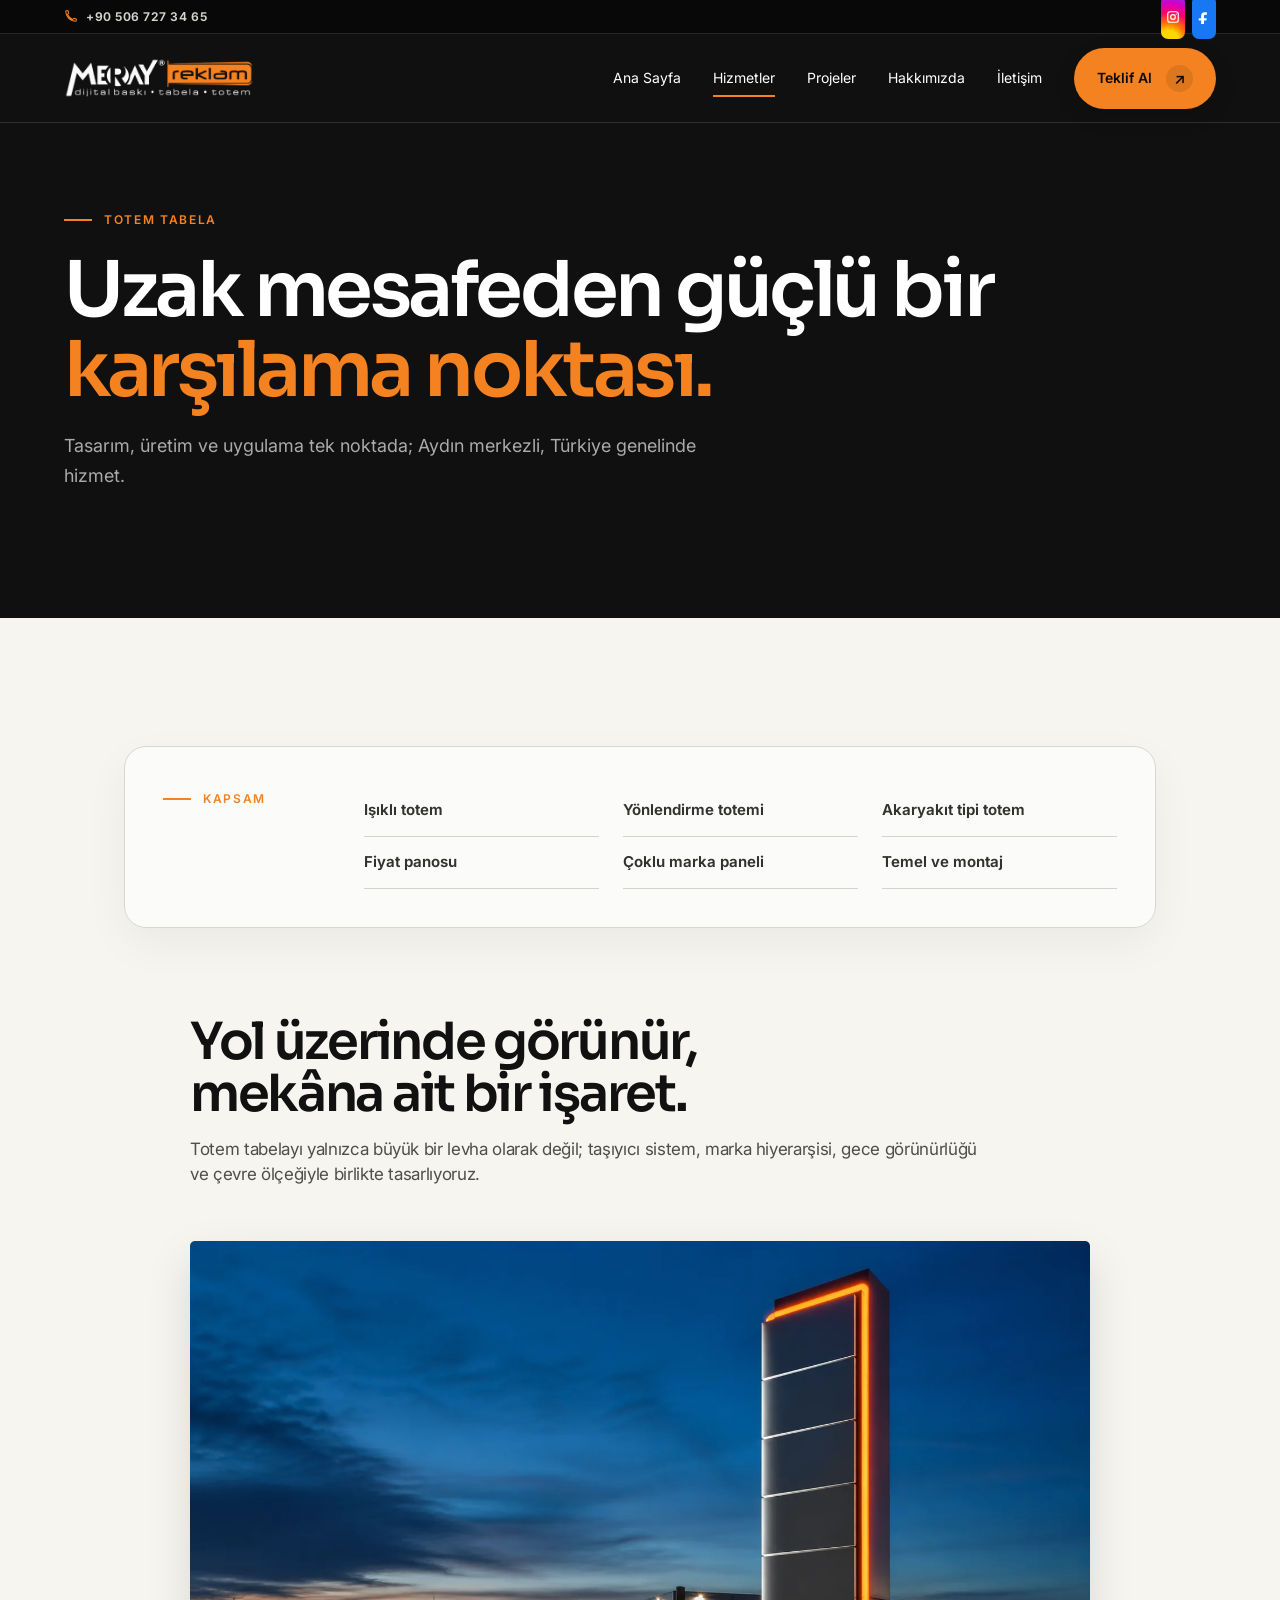
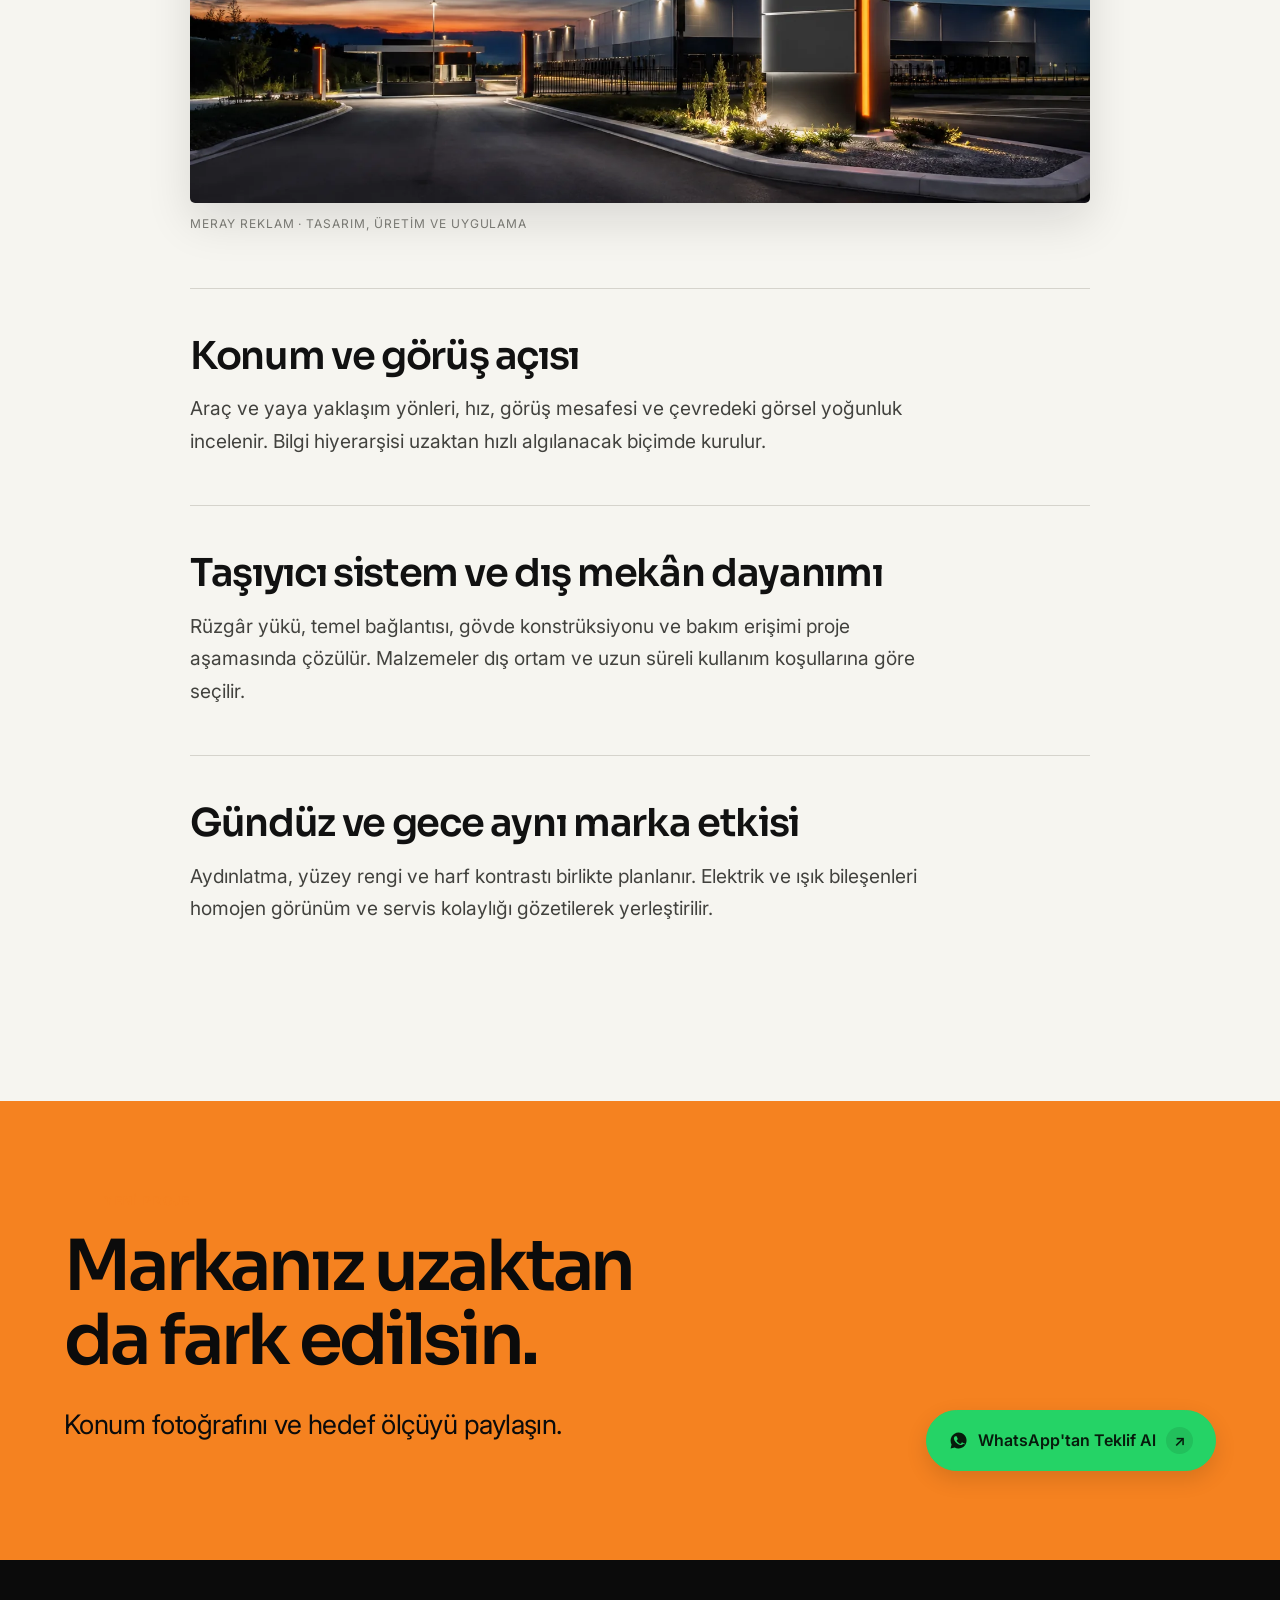
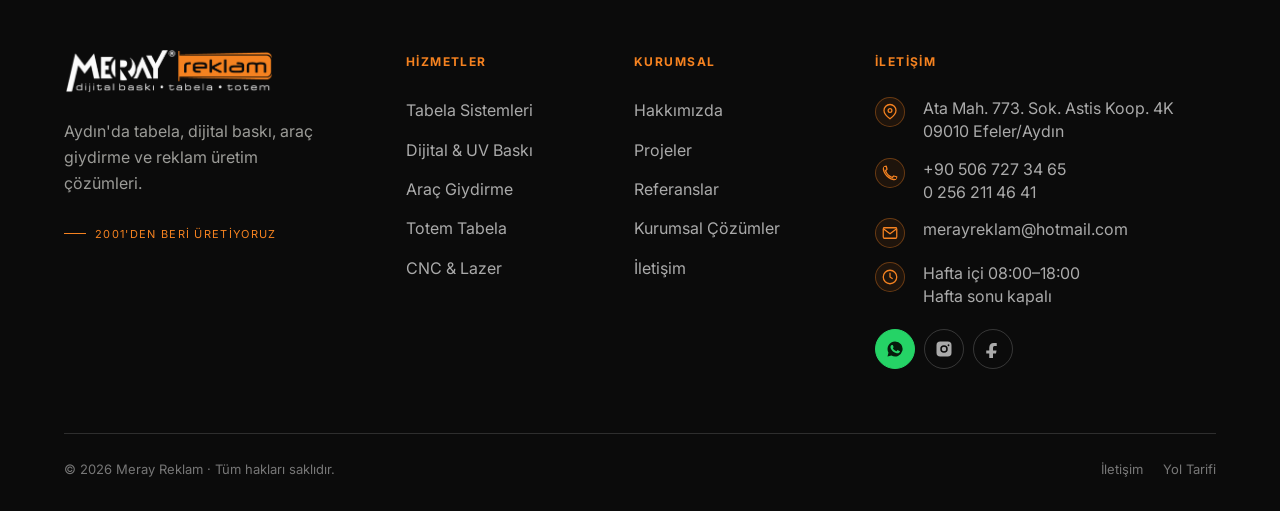
<file: aydin-totem-tabela.html>
<!doctype html><html lang="tr"><head><meta charset="utf-8"><meta name="viewport" content="width=device-width,initial-scale=1"><meta name="robots" content="index,follow,max-image-preview:large"><meta name="theme-color" content="#111111"><meta property="og:type" content="website"><meta property="og:locale" content="tr_TR"><meta property="og:site_name" content="Meray Reklam"><title>Aydın Totem Tabela | Meray Reklam</title><meta name="description" content="Aydın Totem Tabela hizmetinde keşif, tasarım, kendi bünyemizde üretim ve profesyonel montaj. Meray Reklam, Aydın ve tüm Türkiye."><link rel="canonical" href="https://www.merayreklam.com/aydin-totem-tabela"><meta property="og:title" content="Aydın Totem Tabela | Meray Reklam"><meta property="og:description" content="Aydın Totem Tabela hizmetinde keşif, tasarım, kendi bünyemizde üretim ve profesyonel montaj. Meray Reklam, Aydın ve tüm Türkiye."><meta property="og:image" content="assets/images/service-totem-v2.webp"><meta name="twitter:card" content="summary_large_image"><link rel="icon" href="favicon.ico" sizes="any"><link rel="icon" type="image/png" sizes="32x32" href="favicon-32x32.png"><link rel="apple-touch-icon" href="apple-touch-icon.png"><link rel="preconnect" href="https://fonts.googleapis.com"><link rel="preconnect" href="https://fonts.gstatic.com" crossorigin><link href="https://fonts.googleapis.com/css2?family=Inter:wght@400;500;600&family=Sora:wght@500;600;700&display=swap" rel="stylesheet"><link rel="stylesheet" href="css/style.css"><link rel="stylesheet" href="css/responsive.css"><link rel="stylesheet" href="css/animations.css"><link rel="stylesheet" href="css/footer.css"><link rel="stylesheet" href="css/brand.css"><link rel="stylesheet" href="css/ui-polish.css"><link rel="stylesheet" href="css/layout-refinements.css"><script type="application/ld+json">{"@context":"https://schema.org","@graph":[{"@type":["LocalBusiness","ProfessionalService"],"@id":"#meray-reklam","name":"Meray Reklam","legalName":"Meray Reklam","foundingDate":"2001","telephone":"+905067273465","email":"merayreklam@hotmail.com","hasMap":"https://maps.app.goo.gl/nVN23uZ2cdJMD6un9","address":{"@type":"PostalAddress","streetAddress":"Ata Mahallesi, 773. Sokak, Astis Kooperatifi 4K","postalCode":"09010","addressLocality":"Efeler","addressRegion":"Aydın","addressCountry":"TR"},"openingHoursSpecification":[{"@type":"OpeningHoursSpecification","dayOfWeek":["Monday","Tuesday","Wednesday","Thursday","Friday"],"opens":"08:00","closes":"18:00"}],"areaServed":["Efeler","Kuşadası","Söke","Nazilli","Didim","İncirliova","Germencik","Muğla","Türkiye"],"sameAs":["https://www.instagram.com/merayreklam/","https://www.facebook.com/merayreklam"]},{"@type":"Service","name":"Uzak mesafeden güçlü bir karşılama noktası.","description":"Aydın Totem Tabela hizmetinde keşif, tasarım, kendi bünyemizde üretim ve profesyonel montaj. Meray Reklam, Aydın ve tüm Türkiye.","inLanguage":"tr-TR","publisher":{"@id":"#meray-reklam"},"provider":{"@id":"#meray-reklam"},"areaServed":["Aydın","Ege Bölgesi","Türkiye"]}]}</script></head><body><a class="skip" href="#main">İçeriğe geç</a><div class="site-topbar"><div class="shell topbar-inner"><a class="topbar-phone" href="tel:+905067273465" aria-label="Meray Reklam telefon: +90 506 727 34 65"><svg viewBox="0 0 24 24" aria-hidden="true"><path d="M7 3H4a1 1 0 0 0-1 1c0 9.4 7.6 17 17 17a1 1 0 0 0 1-1v-3l-4-1-2 2c-4-1.5-7.5-5-9-9l2-2-1-4Z"/></svg><span>+90 506 727 34 65</span></a><div class="topbar-socials" aria-label="Sosyal medya hesapları"><a class="topbar-social topbar-instagram" href="https://www.instagram.com/merayreklam/" target="_blank" rel="noopener" aria-label="Instagram"><svg viewBox="0 0 24 24" aria-hidden="true"><path d="M7 2h10a5 5 0 0 1 5 5v10a5 5 0 0 1-5 5H7a5 5 0 0 1-5-5V7a5 5 0 0 1 5-5Zm0 2a3 3 0 0 0-3 3v10a3 3 0 0 0 3 3h10a3 3 0 0 0 3-3V7a3 3 0 0 0-3-3H7Zm5 3a5 5 0 1 1 0 10 5 5 0 0 1 0-10Zm0 2a3 3 0 1 0 0 6 3 3 0 0 0 0-6Zm5.5-3.2a1.2 1.2 0 1 1 0 2.4 1.2 1.2 0 0 1 0-2.4Z"/></svg></a><a class="topbar-social topbar-facebook" href="https://www.facebook.com/merayreklam" target="_blank" rel="noopener" aria-label="Facebook"><svg viewBox="0 0 24 24" aria-hidden="true"><path d="M14 8h3V4.2c-.5-.1-2.2-.2-4-.2-3.8 0-6 2.3-6 6.4V14H3v4h4v6h5v-6h4l.7-4H12v-3.2C12 9.6 12.4 8 14 8Z"/></svg></a></div></div></div><header class="site-header scrolled"><div class="shell nav"><a class="brand brand-logo" href="/" aria-label="Meray Reklam ana sayfa"><img src="assets/logos/meray-reklam-logo-orange.png" alt="Meray Reklam" width="866" height="186" decoding="async"></a><nav class="nav-links"><a href="/">Ana Sayfa</a><a class="active" href="/#hizmetler">Hizmetler</a><a href="/projeler">Projeler</a><a href="/hakkimizda">Hakkımızda</a><a href="/iletisim">İletişim</a><a class="btn btn-primary" href="/iletisim">Teklif Al <span class="btn-arrow" aria-hidden="true">↗</span></a></nav><button class="menu-toggle" aria-label="Menüyü aç" aria-expanded="false"><svg viewBox="0 0 24 24" aria-hidden="true"><path class="menu-line" d="M5 8h14"/><path class="menu-line" d="M5 16h14"/></svg></button></div></header><main id="main"><section class="page-hero service-page-hero"><div class="shell"><span class="label">Totem tabela</span><h1 class="display display-xl totem-title"><span class="totem-title-line">Uzak mesafeden güçlü bir</span><br><span class="orange">karşılama noktası.</span></h1><p>Tasarım, üretim ve uygulama tek noktada; Aydın merkezli, Türkiye genelinde hizmet.</p></div></section><section class="section"><div class="shell content-grid service-content"><aside class="sidebar reveal"><span class="label">Kapsam</span><div class="service-scope"><span>Işıklı totem</span><span>Yönlendirme totemi</span><span>Akaryakıt tipi totem</span><span>Fiyat panosu</span><span>Çoklu marka paneli</span><span>Temel ve montaj</span></div></aside><article class="prose"><header class="service-intro reveal"><h2>Yol üzerinde görünür, mekâna ait bir işaret.</h2><p class="lead">Totem tabelayı yalnızca büyük bir levha olarak değil; taşıyıcı sistem, marka hiyerarşisi, gece görünürlüğü ve çevre ölçeğiyle birlikte tasarlıyoruz.</p></header><figure class="service-visual reveal"><img src="assets/images/service-totem-v2.webp" alt="Gece aydınlatmalı modern yönlendirme totem tabela" width="1536" height="1024" loading="lazy" decoding="async"><figcaption>Meray Reklam · Tasarım, üretim ve uygulama</figcaption></figure><section class="service-copy-block"><h2>Konum ve görüş açısı</h2><p>Araç ve yaya yaklaşım yönleri, hız, görüş mesafesi ve çevredeki görsel yoğunluk incelenir. Bilgi hiyerarşisi uzaktan hızlı algılanacak biçimde kurulur.</p></section><section class="service-copy-block"><h2>Taşıyıcı sistem ve dış mekân dayanımı</h2><p>Rüzgâr yükü, temel bağlantısı, gövde konstrüksiyonu ve bakım erişimi proje aşamasında çözülür. Malzemeler dış ortam ve uzun süreli kullanım koşullarına göre seçilir.</p></section><section class="service-copy-block"><h2>Gündüz ve gece aynı marka etkisi</h2><p>Aydınlatma, yüzey rengi ve harf kontrastı birlikte planlanır. Elektrik ve ışık bileşenleri homojen görünüm ve servis kolaylığı gözetilerek yerleştirilir.</p></section></article></div></section><section class="section cta"><div class="shell cta-inner"><div><span class="label">Yeni proje</span><h2 class="display">Markanız uzaktan da fark edilsin.</h2><p class="lead">Konum fotoğrafını ve hedef ölçüyü paylaşın.</p></div><a class="btn btn-whatsapp" href="https://wa.me/905067273465?text=Merhaba%20Meray%20Reklam%2C%20Ayd%C4%B1n%20Totem%20Tabela%20hakk%C4%B1nda%20teklif%20almak%20istiyorum." target="_blank" rel="noopener"><svg class="btn-icon" viewBox="0 0 24 24" aria-hidden="true"><path d="M12 2a10 10 0 0 0-8.7 14.9L2 22l5.2-1.3A10 10 0 1 0 12 2Zm5.8 14.2c-.2.7-1.2 1.3-2 1.5-.5.1-1.2.2-3.5-.7-2.9-1.2-4.8-4.2-4.9-4.4-.1-.2-1.2-1.6-1.2-3.1 0-1.5.8-2.3 1.1-2.6.3-.3.7-.4 1-.4h.7c.2 0 .5-.1.8.6.3.7 1 2.4 1.1 2.6.1.2.2.4 0 .7-.1.2-.2.4-.4.6l-.6.6c-.2.2-.4.4-.2.8.2.4.8 1.4 1.8 2.2 1.2 1.1 2.3 1.4 2.7 1.6.3.2.6.1.8-.1.2-.3.9-1.1 1.1-1.5.2-.4.5-.3.8-.2.3.1 2 .9 2.3 1.1.3.2.6.2.6.4 0 .2 0 .8-.2 1.3Z"/></svg>WhatsApp'tan Teklif Al <span class="btn-arrow" aria-hidden="true">↗</span></a></div></section></main><footer class="site-footer"><div class="shell"><div class="footer-grid">
<div class="footer-brand"><a class="brand brand-logo" href="/" aria-label="Meray Reklam ana sayfa"><img src="assets/logos/meray-reklam-logo-orange.png" alt="Meray Reklam" width="866" height="186" decoding="async"></a><p>Aydın'da tabela, dijital baskı, araç giydirme ve reklam üretim çözümleri.</p><span class="footer-kicker">2001'den beri üretiyoruz</span></div>
<div class="footer-col"><h3>Hizmetler</h3><div class="footer-links"><a href="/aydin-tabela">Tabela Sistemleri</a><a href="/aydin-dijital-baski">Dijital & UV Baskı</a><a href="/aydin-arac-giydirme">Araç Giydirme</a><a href="/aydin-totem-tabela">Totem Tabela</a><a href="/aydin-cnc-kesim">CNC & Lazer</a></div></div>
<div class="footer-col"><h3>Kurumsal</h3><div class="footer-links"><a href="/hakkimizda">Hakkımızda</a><a href="/projeler">Projeler</a><a href="/projeler#referanslar">Referanslar</a><a href="/kurumsal-cozumler">Kurumsal Çözümler</a><a href="/iletisim">İletişim</a></div></div>
<div class="footer-col"><h3>İletişim</h3><div class="footer-contact">
<a class="footer-contact-item" href="https://maps.app.goo.gl/nVN23uZ2cdJMD6un9" target="_blank" rel="noopener"><svg class="footer-icon" viewBox="0 0 24 24" aria-hidden="true"><path d="M20 10c0 5-8 11-8 11S4 15 4 10a8 8 0 1 1 16 0Z"/><circle cx="12" cy="10" r="2.5"/></svg><span>Ata Mah. 773. Sok. Astis Koop. 4K<br>09010 Efeler/Aydın</span></a>
<a class="footer-contact-item" href="tel:+905067273465"><svg class="footer-icon" viewBox="0 0 24 24" aria-hidden="true"><path d="M7 3H4a1 1 0 0 0-1 1c0 9.4 7.6 17 17 17a1 1 0 0 0 1-1v-3l-4-1-2 2c-4-1.5-7.5-5-9-9l2-2-1-4Z"/></svg><span>+90 506 727 34 65<br>0 256 211 46 41</span></a>
<a class="footer-contact-item" href="mailto:merayreklam@hotmail.com"><svg class="footer-icon" viewBox="0 0 24 24" aria-hidden="true"><rect x="3" y="5" width="18" height="14" rx="1"/><path d="m4 7 8 6 8-6"/></svg><span>merayreklam@hotmail.com</span></a>
<div class="footer-contact-item"><svg class="footer-icon" viewBox="0 0 24 24" aria-hidden="true"><circle cx="12" cy="12" r="9"/><path d="M12 7v5l3 2"/></svg><span>Hafta içi 08:00–18:00<br>Hafta sonu kapalı</span></div>
</div><div class="footer-socials"><a href="https://wa.me/905067273465" aria-label="WhatsApp" target="_blank" rel="noopener"><svg viewBox="0 0 24 24"><path d="M12 2a10 10 0 0 0-8.7 14.9L2 22l5.2-1.3A10 10 0 1 0 12 2Zm5.8 14.2c-.2.7-1.2 1.3-2 1.5-.5.1-1.2.2-3.5-.7-3-1.2-5-4.3-5.1-4.5-.1-.2-1.2-1.6-1.2-3 0-1.5.8-2.2 1.1-2.5.3-.3.6-.4.9-.4h.6c.2 0 .4 0 .6.5l.8 2c.1.3.1.5 0 .7l-.5.7c-.2.2-.4.4-.2.7.2.3.8 1.3 1.8 2.1 1.2 1.1 2.2 1.4 2.5 1.6.3.1.5.1.7-.1l.9-1.1c.2-.3.4-.3.7-.2l2.1 1c.3.1.5.2.5.4.1.1.1.7-.1 1.3Z"/></svg></a><a href="https://www.instagram.com/merayreklam/" aria-label="Instagram" target="_blank" rel="noopener"><svg viewBox="0 0 24 24"><path d="M7 2h10a5 5 0 0 1 5 5v10a5 5 0 0 1-5 5H7a5 5 0 0 1-5-5V7a5 5 0 0 1 5-5Zm5 5a5 5 0 1 0 0 10 5 5 0 0 0 0-10Zm6-1.2a1.2 1.2 0 1 0 0 2.4 1.2 1.2 0 0 0 0-2.4ZM12 9a3 3 0 1 1 0 6 3 3 0 0 1 0-6Z"/></svg></a><a href="https://www.facebook.com/merayreklam" aria-label="Facebook" target="_blank" rel="noopener"><svg viewBox="0 0 24 24"><path d="M14 8h3V4.2c-.5-.1-2.2-.2-4-.2-3.8 0-6 2.3-6 6.4V14H3v4h4v6h5v-6h4l.7-4H12v-3.2C12 9.6 12.4 8 14 8Z"/></svg></a></div></div>
</div><div class="footer-bottom"><span>© 2026 Meray Reklam · Tüm hakları saklıdır.</span><div class="footer-legal"><a href="/iletisim">İletişim</a><a href="https://maps.app.goo.gl/nVN23uZ2cdJMD6un9" target="_blank" rel="noopener">Yol Tarifi</a></div></div></div></footer><div class="mobile-actions"><a class="mobile-call" href="tel:+905067273465"><svg class="action-icon" viewBox="0 0 24 24" aria-hidden="true"><path d="M7 3H4a1 1 0 0 0-1 1c0 9.4 7.6 17 17 17a1 1 0 0 0 1-1v-3l-4-1-2 2c-4-1.5-7.5-5-9-9l2-2-1-4Z"/></svg><span>Ara</span></a><a class="mobile-whatsapp" href="https://wa.me/905067273465" target="_blank" rel="noopener"><svg class="action-icon" viewBox="0 0 24 24" aria-hidden="true"><path d="M12 2a10 10 0 0 0-8.7 14.9L2 22l5.2-1.3A10 10 0 1 0 12 2Zm5.8 14.2c-.2.7-1.2 1.3-2 1.5-.5.1-1.2.2-3.5-.7-3-1.2-5-4.3-5.1-4.5-.1-.2-1.2-1.6-1.2-3 0-1.5.8-2.2 1.1-2.5.3-.3.6-.4.9-.4h.6c.2 0 .4 0 .6.5l.8 2c.1.3.1.5 0 .7l-.5.7c-.2.2-.4.4-.2.7.2.3.8 1.3 1.8 2.1 1.2 1.1 2.2 1.4 2.5 1.6.3.1.5.1.7-.1l.9-1.1c.2-.3.4-.3.7-.2l2.1 1c.3.1.5.2.5.4.1.1.1.7-.1 1.3Z"/></svg><span>WhatsApp</span></a></div><script defer src="js/main.js"></script></body></html>
</file>
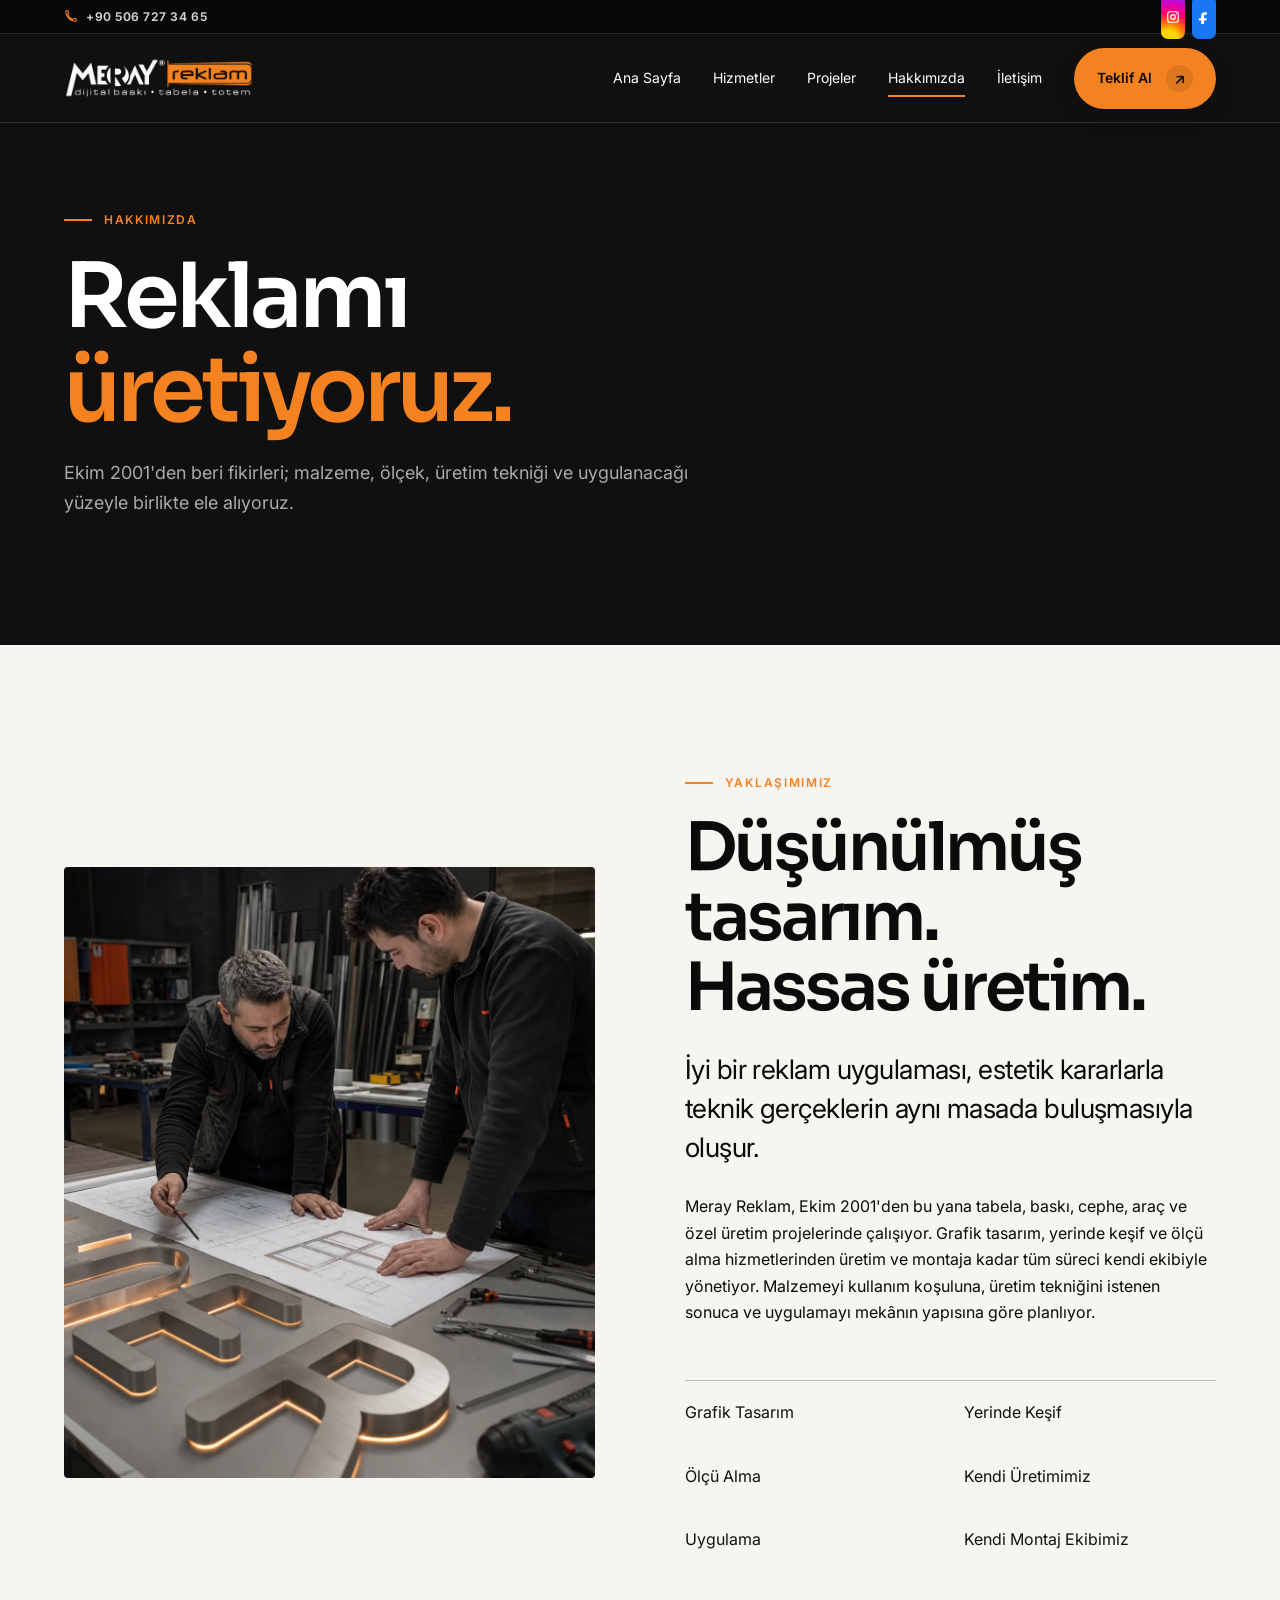
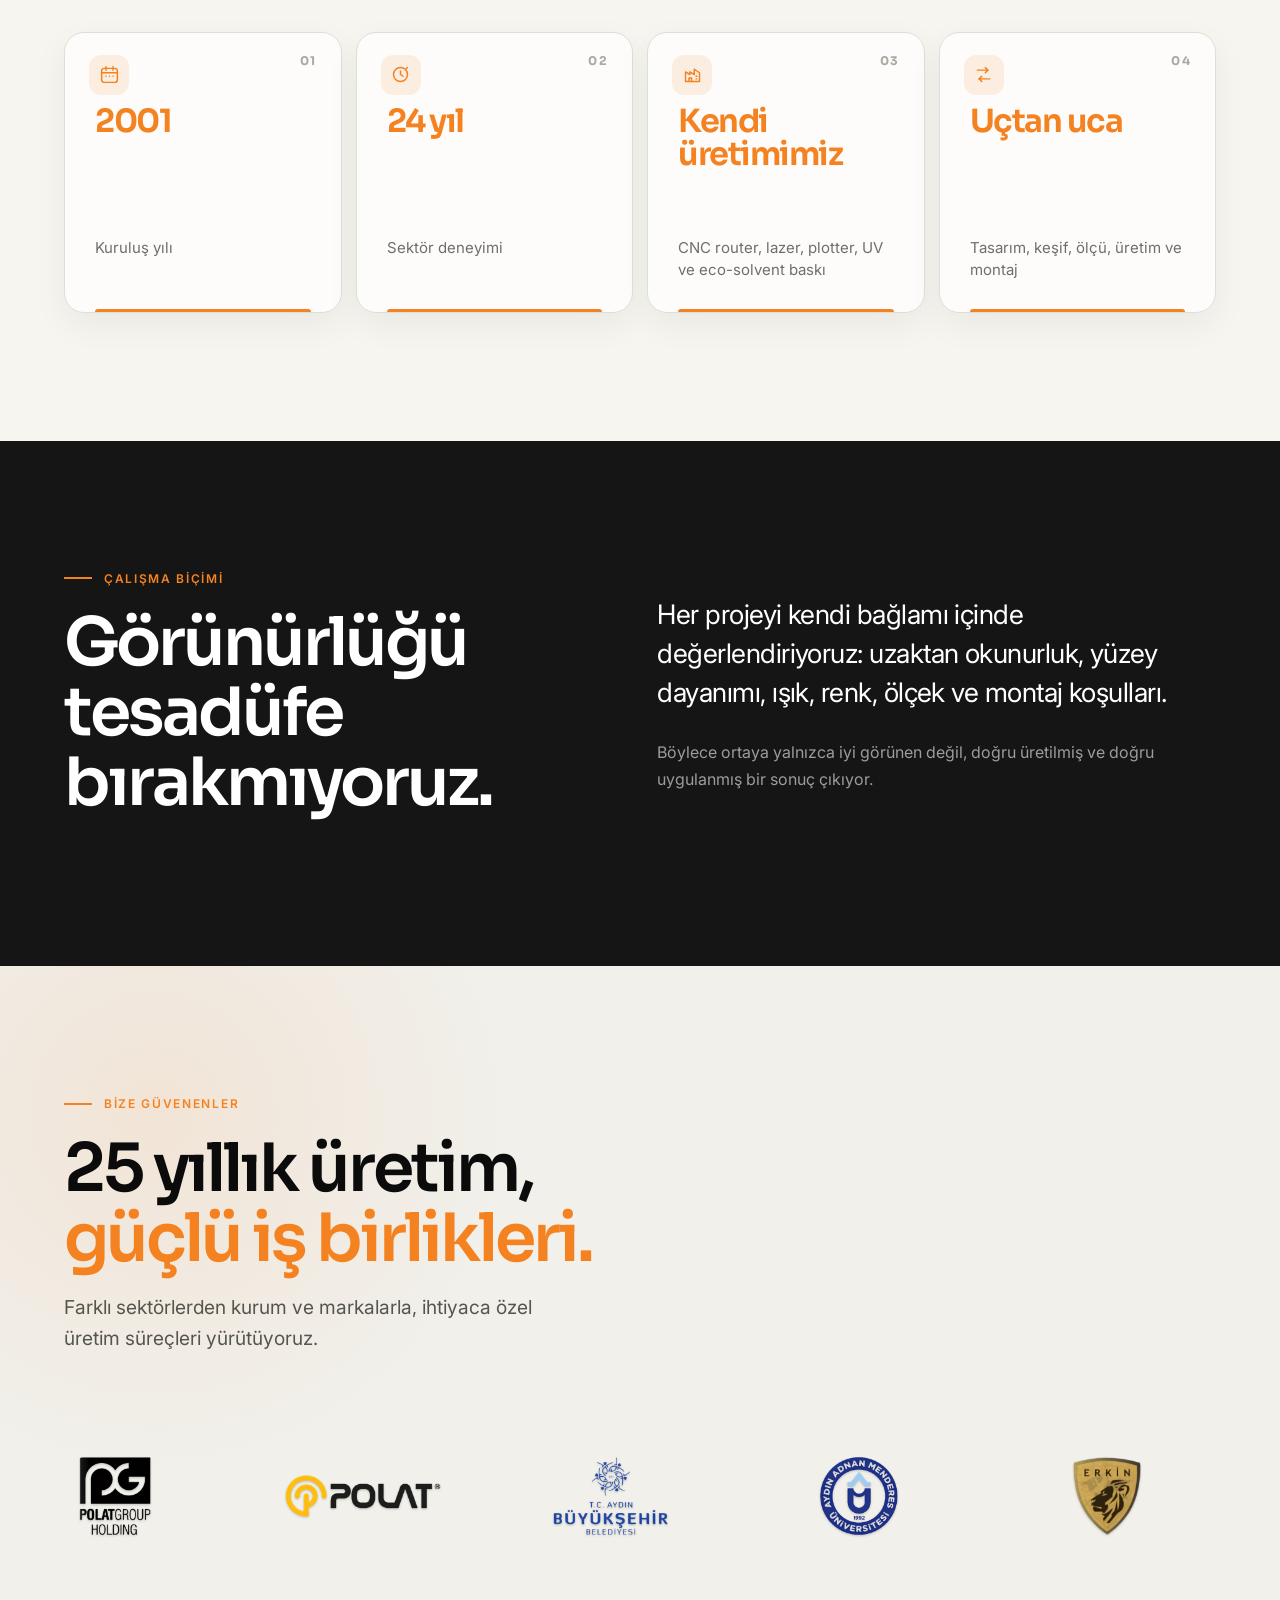
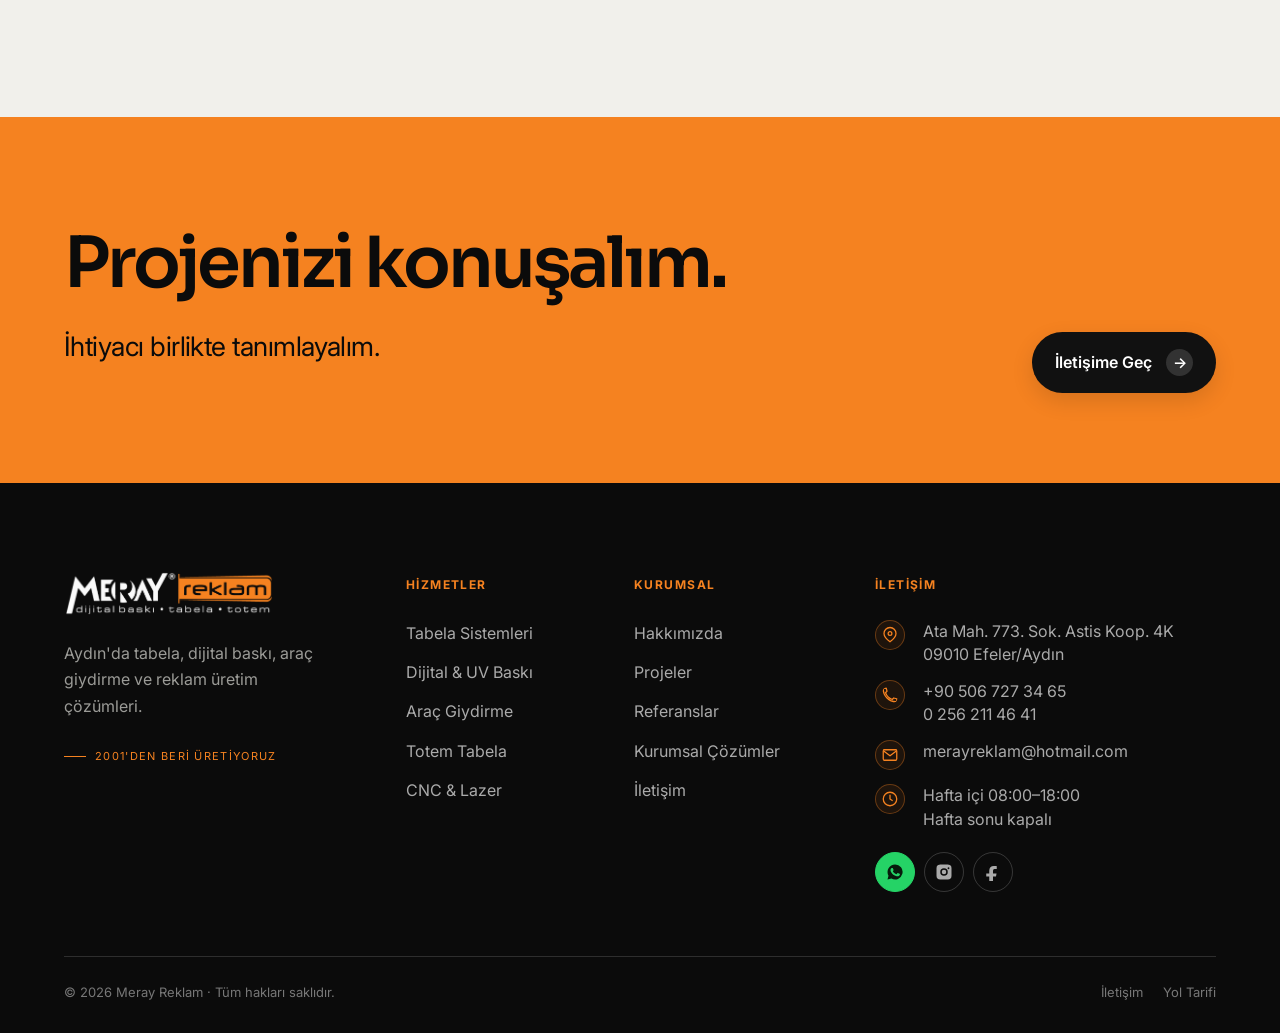
<file: hakkimizda.html>
<!doctype html><html lang="tr"><head><meta charset="utf-8"><meta name="viewport" content="width=device-width,initial-scale=1"><meta name="robots" content="index,follow,max-image-preview:large"><meta name="theme-color" content="#111111"><meta property="og:type" content="website"><meta property="og:locale" content="tr_TR"><meta property="og:site_name" content="Meray Reklam"><title>Hakkımızda | Meray Reklam Aydın</title><meta name="description" content="Meray Reklam'ın tasarım, malzeme, üretim, işçilik ve uygulamayı bir arada ele alan üretim yaklaşımını keşfedin."><link rel="canonical" href="https://www.merayreklam.com/hakkimizda"><meta property="og:title" content="Reklamı Üretiyoruz | Meray Reklam"><meta property="og:description" content="Tasarımın uygulanabilir, üretimin tutarlı olduğu bütüncül reklam çözümleri."><meta property="og:image" content="assets/images/about-workshop-team-v2.webp"><meta name="twitter:card" content="summary_large_image"><link rel="icon" href="favicon.ico" sizes="any"><link rel="icon" type="image/png" sizes="32x32" href="favicon-32x32.png"><link rel="apple-touch-icon" href="apple-touch-icon.png"><link rel="preconnect" href="https://fonts.googleapis.com"><link rel="preconnect" href="https://fonts.gstatic.com" crossorigin><link href="https://fonts.googleapis.com/css2?family=Inter:wght@400;500;600&family=Sora:wght@500;600;700&display=swap" rel="stylesheet"><link rel="stylesheet" href="css/style.css"><link rel="stylesheet" href="css/responsive.css"><link rel="stylesheet" href="css/animations.css"><link rel="stylesheet" href="css/footer.css"><link rel="stylesheet" href="css/brand.css"><link rel="stylesheet" href="css/ui-polish.css"><link rel="stylesheet" href="css/layout-refinements.css"><link rel="stylesheet" href="css/references.css"><script type="application/ld+json">{"@context":"https://schema.org","@graph":[{"@type":["LocalBusiness","ProfessionalService"],"@id":"#meray-reklam","name":"Meray Reklam","legalName":"Meray Reklam","foundingDate":"2001","telephone":"+905067273465","email":"merayreklam@hotmail.com","hasMap":"https://maps.app.goo.gl/nVN23uZ2cdJMD6un9","address":{"@type":"PostalAddress","streetAddress":"Ata Mahallesi, 773. Sokak, Astis Kooperatifi 4K","postalCode":"09010","addressLocality":"Efeler","addressRegion":"Aydın","addressCountry":"TR"},"openingHoursSpecification":[{"@type":"OpeningHoursSpecification","dayOfWeek":["Monday","Tuesday","Wednesday","Thursday","Friday"],"opens":"08:00","closes":"18:00"}],"areaServed":["Efeler","Kuşadası","Söke","Nazilli","Didim","İncirliova","Germencik","Muğla","Türkiye"],"sameAs":["https://www.instagram.com/merayreklam/","https://www.facebook.com/merayreklam"]},{"@type":"AboutPage","name":"Reklamı üretiyoruz.","description":"Meray Reklam'ın tasarım, malzeme, üretim, işçilik ve uygulamayı bir arada ele alan üretim yaklaşımını keşfedin.","inLanguage":"tr-TR","publisher":{"@id":"#meray-reklam"}}]}</script></head><body><a class="skip" href="#main">İçeriğe geç</a><div class="site-topbar"><div class="shell topbar-inner"><a class="topbar-phone" href="tel:+905067273465" aria-label="Meray Reklam telefon: +90 506 727 34 65"><svg viewBox="0 0 24 24" aria-hidden="true"><path d="M7 3H4a1 1 0 0 0-1 1c0 9.4 7.6 17 17 17a1 1 0 0 0 1-1v-3l-4-1-2 2c-4-1.5-7.5-5-9-9l2-2-1-4Z"/></svg><span>+90 506 727 34 65</span></a><div class="topbar-socials" aria-label="Sosyal medya hesapları"><a class="topbar-social topbar-instagram" href="https://www.instagram.com/merayreklam/" target="_blank" rel="noopener" aria-label="Instagram"><svg viewBox="0 0 24 24" aria-hidden="true"><path d="M7 2h10a5 5 0 0 1 5 5v10a5 5 0 0 1-5 5H7a5 5 0 0 1-5-5V7a5 5 0 0 1 5-5Zm0 2a3 3 0 0 0-3 3v10a3 3 0 0 0 3 3h10a3 3 0 0 0 3-3V7a3 3 0 0 0-3-3H7Zm5 3a5 5 0 1 1 0 10 5 5 0 0 1 0-10Zm0 2a3 3 0 1 0 0 6 3 3 0 0 0 0-6Zm5.5-3.2a1.2 1.2 0 1 1 0 2.4 1.2 1.2 0 0 1 0-2.4Z"/></svg></a><a class="topbar-social topbar-facebook" href="https://www.facebook.com/merayreklam" target="_blank" rel="noopener" aria-label="Facebook"><svg viewBox="0 0 24 24" aria-hidden="true"><path d="M14 8h3V4.2c-.5-.1-2.2-.2-4-.2-3.8 0-6 2.3-6 6.4V14H3v4h4v6h5v-6h4l.7-4H12v-3.2C12 9.6 12.4 8 14 8Z"/></svg></a></div></div></div><header class="site-header scrolled"><div class="shell nav"><a class="brand brand-logo" href="/" aria-label="Meray Reklam ana sayfa"><img src="assets/logos/meray-reklam-logo-orange.png" alt="Meray Reklam" width="866" height="186" decoding="async"></a><nav class="nav-links"><a href="/">Ana Sayfa</a><a href="/#hizmetler">Hizmetler</a><a href="/projeler">Projeler</a><a class="active" href="/hakkimizda">Hakkımızda</a><a href="/iletisim">İletişim</a><a class="btn btn-primary" href="/iletisim">Teklif Al <span class="btn-arrow" aria-hidden="true">↗</span></a></nav><button class="menu-toggle" aria-label="Menüyü aç" aria-expanded="false"><svg viewBox="0 0 24 24" aria-hidden="true"><path class="menu-line" d="M5 8h14"/><path class="menu-line" d="M5 16h14"/></svg></button></div></header><main id="main"><section class="page-hero"><div class="shell"><span class="label">Hakkımızda</span><h1 class="display display-xl">Reklamı<br><span class="orange">üretiyoruz.</span></h1><p>Ekim 2001'den beri fikirleri; malzeme, ölçek, üretim tekniği ve uygulanacağı yüzeyle birlikte ele alıyoruz.</p></div></section><section class="section"><div class="shell production"><img class="reveal" src="assets/images/about-workshop-team-v2.webp" alt="Meray Reklam atölyesinde birlikte çalışan üretim ekibi" width="1024" height="1536" loading="lazy" decoding="async"><div class="reveal"><span class="label">Yaklaşımımız</span><h2 class="display">Düşünülmüş tasarım.<br>Hassas üretim.</h2><p class="lead">İyi bir reklam uygulaması, estetik kararlarla teknik gerçeklerin aynı masada buluşmasıyla oluşur.</p><p>Meray Reklam, Ekim 2001'den bu yana tabela, baskı, cephe, araç ve özel üretim projelerinde çalışıyor. Grafik tasarım, yerinde keşif ve ölçü alma hizmetlerinden üretim ve montaja kadar tüm süreci kendi ekibiyle yönetiyor. Malzemeyi kullanım koşuluna, üretim tekniğini istenen sonuca ve uygulamayı mekânın yapısına göre planlıyor.</p><div class="capabilities" style="color:#111;border-color:#bbb"><span>Grafik Tasarım</span><span>Yerinde Keşif</span><span>Ölçü Alma</span><span>Kendi Üretimimiz</span><span>Uygulama</span><span>Kendi Montaj Ekibimiz</span></div></div></div><div class="shell"><div class="facts about-facts experience-facts reveal" aria-label="Meray Reklam öne çıkan bilgiler"><article class="fact"><div class="fact-icon" aria-hidden="true"><svg viewBox="0 0 24 24"><rect x="3" y="5" width="18" height="16" rx="3"/><path d="M8 3v4M16 3v4M3 10h18M8 14h.01M12 14h.01M16 14h.01"/></svg></div><strong>2001</strong><span>Kuruluş yılı</span></article><article class="fact"><div class="fact-icon" aria-hidden="true"><svg viewBox="0 0 24 24"><circle cx="12" cy="12" r="8"/><path d="M12 8v4l3 2M18.5 5.5 20 4"/></svg></div><strong class="metric-stat"><b class="metric-number" data-count="25">25</b> yıl</strong><span>Sektör deneyimi</span></article><article class="fact"><div class="fact-icon" aria-hidden="true"><svg viewBox="0 0 24 24"><path d="M4 20V9l5 3V9l5 3V6l6 4v10H4Z"/><path d="M8 20v-4h3v4M16 14h1M16 17h1"/></svg></div><strong>Kendi üretimimiz</strong><span>CNC router, lazer, plotter, UV ve eco-solvent baskı</span></article><article class="fact"><div class="fact-icon" aria-hidden="true"><svg viewBox="0 0 24 24"><path d="M5 7h12l-3-3M19 17H7l3 3"/><path d="m17 7-3 3M7 17l3-3"/></svg></div><strong>Uçtan uca</strong><span>Tasarım, keşif, ölçü, üretim ve montaj</span></article></div></div></section><section class="section dark"><div class="shell split"><div><span class="label">Çalışma biçimi</span><h2 class="display">Görünürlüğü tesadüfe bırakmıyoruz.</h2></div><div><p class="lead">Her projeyi kendi bağlamı içinde değerlendiriyoruz: uzaktan okunurluk, yüzey dayanımı, ışık, renk, ölçek ve montaj koşulları.</p><p class="muted">Böylece ortaya yalnızca iyi görünen değil, doğru üretilmiş ve doğru uygulanmış bir sonuç çıkıyor.</p></div></div></section><section class="section references-showcase references-about"><div class="shell"><div class="references-head"><div><span class="label">Bize güvenenler</span><h2 class="display">25 yıllık üretim,<br><span class="orange">güçlü iş birlikleri.</span></h2><p>Farklı sektörlerden kurum ve markalarla, ihtiyaca özel üretim süreçleri yürütüyoruz.</p></div></div></div><div class="logo-marquee" role="region" aria-label="Meray Reklam referans logoları"><div class="logo-track"><div class="logo-set"><div class="logo-card"><img src="assets/logos/references/reference-01.png" alt="Polat Group Holding" width="640" height="360" loading="eager" decoding="async" fetchpriority="low"></div><div class="logo-card"><img src="assets/logos/references/reference-02.png" alt="Polat" width="640" height="360" loading="eager" decoding="async" fetchpriority="low"></div><div class="logo-card"><img src="assets/logos/references/reference-03.png" alt="T.C. Aydın Büyükşehir Belediyesi" width="640" height="360" loading="eager" decoding="async" fetchpriority="low"></div><div class="logo-card"><img src="assets/logos/references/reference-04.png" alt="Aydın Adnan Menderes Üniversitesi" width="640" height="360" loading="eager" decoding="async" fetchpriority="low"></div><div class="logo-card"><img src="assets/logos/references/reference-05.png" alt="Erkin" width="640" height="360" loading="eager" decoding="async" fetchpriority="low"></div><div class="logo-card"><img src="assets/logos/references/reference-06.png" alt="Küçükköy Gıda Marketleri" width="640" height="360" loading="eager" decoding="async" fetchpriority="low"></div><div class="logo-card"><img src="assets/logos/references/reference-07.png" alt="T.C. Efeler Belediyesi" width="640" height="360" loading="eager" decoding="async" fetchpriority="low"></div><div class="logo-card"><img src="assets/logos/references/reference-08.png" alt="Tuğba" width="640" height="360" loading="eager" decoding="async" fetchpriority="low"></div><div class="logo-card"><img src="assets/logos/references/reference-09.png" alt="Limit Yayınları" width="640" height="360" loading="eager" decoding="async" fetchpriority="low"></div><div class="logo-card"><img src="assets/logos/references/reference-10.png" alt="ALM Alüminyum Market" width="640" height="360" loading="eager" decoding="async" fetchpriority="low"></div><div class="logo-card"><img src="assets/logos/references/reference-11.png" alt="İngiliz Kültür Yabancı Dil Kursları" width="640" height="360" loading="eager" decoding="async" fetchpriority="low"></div></div><div class="logo-set" aria-hidden="true"><div class="logo-card"><img src="assets/logos/references/reference-01.png" alt="" width="640" height="360" loading="eager" decoding="async" fetchpriority="low"></div><div class="logo-card"><img src="assets/logos/references/reference-02.png" alt="" width="640" height="360" loading="eager" decoding="async" fetchpriority="low"></div><div class="logo-card"><img src="assets/logos/references/reference-03.png" alt="" width="640" height="360" loading="eager" decoding="async" fetchpriority="low"></div><div class="logo-card"><img src="assets/logos/references/reference-04.png" alt="" width="640" height="360" loading="eager" decoding="async" fetchpriority="low"></div><div class="logo-card"><img src="assets/logos/references/reference-05.png" alt="" width="640" height="360" loading="eager" decoding="async" fetchpriority="low"></div><div class="logo-card"><img src="assets/logos/references/reference-06.png" alt="" width="640" height="360" loading="eager" decoding="async" fetchpriority="low"></div><div class="logo-card"><img src="assets/logos/references/reference-07.png" alt="" width="640" height="360" loading="eager" decoding="async" fetchpriority="low"></div><div class="logo-card"><img src="assets/logos/references/reference-08.png" alt="" width="640" height="360" loading="eager" decoding="async" fetchpriority="low"></div><div class="logo-card"><img src="assets/logos/references/reference-09.png" alt="" width="640" height="360" loading="eager" decoding="async" fetchpriority="low"></div><div class="logo-card"><img src="assets/logos/references/reference-10.png" alt="" width="640" height="360" loading="eager" decoding="async" fetchpriority="low"></div><div class="logo-card"><img src="assets/logos/references/reference-11.png" alt="" width="640" height="360" loading="eager" decoding="async" fetchpriority="low"></div></div></div></div></section><section class="section cta"><div class="shell cta-inner"><div><h2 class="display">Projenizi konuşalım.</h2><p class="lead">İhtiyacı birlikte tanımlayalım.</p></div><a class="btn" href="/iletisim">İletişime Geç <span class="btn-arrow" aria-hidden="true">→</span></a></div></section></main><footer class="site-footer"><div class="shell"><div class="footer-grid">
<div class="footer-brand"><a class="brand brand-logo" href="/" aria-label="Meray Reklam ana sayfa"><img src="assets/logos/meray-reklam-logo-orange.png" alt="Meray Reklam" width="866" height="186" decoding="async"></a><p>Aydın'da tabela, dijital baskı, araç giydirme ve reklam üretim çözümleri.</p><span class="footer-kicker">2001'den beri üretiyoruz</span></div>
<div class="footer-col"><h3>Hizmetler</h3><div class="footer-links"><a href="/aydin-tabela">Tabela Sistemleri</a><a href="/aydin-dijital-baski">Dijital & UV Baskı</a><a href="/aydin-arac-giydirme">Araç Giydirme</a><a href="/aydin-totem-tabela">Totem Tabela</a><a href="/aydin-cnc-kesim">CNC & Lazer</a></div></div>
<div class="footer-col"><h3>Kurumsal</h3><div class="footer-links"><a href="/hakkimizda">Hakkımızda</a><a href="/projeler">Projeler</a><a href="/projeler#referanslar">Referanslar</a><a href="/kurumsal-cozumler">Kurumsal Çözümler</a><a href="/iletisim">İletişim</a></div></div>
<div class="footer-col"><h3>İletişim</h3><div class="footer-contact">
<a class="footer-contact-item" href="https://maps.app.goo.gl/nVN23uZ2cdJMD6un9" target="_blank" rel="noopener"><svg class="footer-icon" viewBox="0 0 24 24" aria-hidden="true"><path d="M20 10c0 5-8 11-8 11S4 15 4 10a8 8 0 1 1 16 0Z"/><circle cx="12" cy="10" r="2.5"/></svg><span>Ata Mah. 773. Sok. Astis Koop. 4K<br>09010 Efeler/Aydın</span></a>
<a class="footer-contact-item" href="tel:+905067273465"><svg class="footer-icon" viewBox="0 0 24 24" aria-hidden="true"><path d="M7 3H4a1 1 0 0 0-1 1c0 9.4 7.6 17 17 17a1 1 0 0 0 1-1v-3l-4-1-2 2c-4-1.5-7.5-5-9-9l2-2-1-4Z"/></svg><span>+90 506 727 34 65<br>0 256 211 46 41</span></a>
<a class="footer-contact-item" href="mailto:merayreklam@hotmail.com"><svg class="footer-icon" viewBox="0 0 24 24" aria-hidden="true"><rect x="3" y="5" width="18" height="14" rx="1"/><path d="m4 7 8 6 8-6"/></svg><span>merayreklam@hotmail.com</span></a>
<div class="footer-contact-item"><svg class="footer-icon" viewBox="0 0 24 24" aria-hidden="true"><circle cx="12" cy="12" r="9"/><path d="M12 7v5l3 2"/></svg><span>Hafta içi 08:00–18:00<br>Hafta sonu kapalı</span></div>
</div><div class="footer-socials"><a href="https://wa.me/905067273465" aria-label="WhatsApp" target="_blank" rel="noopener"><svg viewBox="0 0 24 24"><path d="M12 2a10 10 0 0 0-8.7 14.9L2 22l5.2-1.3A10 10 0 1 0 12 2Zm5.8 14.2c-.2.7-1.2 1.3-2 1.5-.5.1-1.2.2-3.5-.7-3-1.2-5-4.3-5.1-4.5-.1-.2-1.2-1.6-1.2-3 0-1.5.8-2.2 1.1-2.5.3-.3.6-.4.9-.4h.6c.2 0 .4 0 .6.5l.8 2c.1.3.1.5 0 .7l-.5.7c-.2.2-.4.4-.2.7.2.3.8 1.3 1.8 2.1 1.2 1.1 2.2 1.4 2.5 1.6.3.1.5.1.7-.1l.9-1.1c.2-.3.4-.3.7-.2l2.1 1c.3.1.5.2.5.4.1.1.1.7-.1 1.3Z"/></svg></a><a href="https://www.instagram.com/merayreklam/" aria-label="Instagram" target="_blank" rel="noopener"><svg viewBox="0 0 24 24"><path d="M7 2h10a5 5 0 0 1 5 5v10a5 5 0 0 1-5 5H7a5 5 0 0 1-5-5V7a5 5 0 0 1 5-5Zm5 5a5 5 0 1 0 0 10 5 5 0 0 0 0-10Zm6-1.2a1.2 1.2 0 1 0 0 2.4 1.2 1.2 0 0 0 0-2.4ZM12 9a3 3 0 1 1 0 6 3 3 0 0 1 0-6Z"/></svg></a><a href="https://www.facebook.com/merayreklam" aria-label="Facebook" target="_blank" rel="noopener"><svg viewBox="0 0 24 24"><path d="M14 8h3V4.2c-.5-.1-2.2-.2-4-.2-3.8 0-6 2.3-6 6.4V14H3v4h4v6h5v-6h4l.7-4H12v-3.2C12 9.6 12.4 8 14 8Z"/></svg></a></div></div>
</div><div class="footer-bottom"><span>© 2026 Meray Reklam · Tüm hakları saklıdır.</span><div class="footer-legal"><a href="/iletisim">İletişim</a><a href="https://maps.app.goo.gl/nVN23uZ2cdJMD6un9" target="_blank" rel="noopener">Yol Tarifi</a></div></div></div></footer><div class="mobile-actions"><a class="mobile-call" href="tel:+905067273465"><svg class="action-icon" viewBox="0 0 24 24" aria-hidden="true"><path d="M7 3H4a1 1 0 0 0-1 1c0 9.4 7.6 17 17 17a1 1 0 0 0 1-1v-3l-4-1-2 2c-4-1.5-7.5-5-9-9l2-2-1-4Z"/></svg><span>Ara</span></a><a class="mobile-whatsapp" href="https://wa.me/905067273465" target="_blank" rel="noopener"><svg class="action-icon" viewBox="0 0 24 24" aria-hidden="true"><path d="M12 2a10 10 0 0 0-8.7 14.9L2 22l5.2-1.3A10 10 0 1 0 12 2Zm5.8 14.2c-.2.7-1.2 1.3-2 1.5-.5.1-1.2.2-3.5-.7-3-1.2-5-4.3-5.1-4.5-.1-.2-1.2-1.6-1.2-3 0-1.5.8-2.2 1.1-2.5.3-.3.6-.4.9-.4h.6c.2 0 .4 0 .6.5l.8 2c.1.3.1.5 0 .7l-.5.7c-.2.2-.4.4-.2.7.2.3.8 1.3 1.8 2.1 1.2 1.1 2.2 1.4 2.5 1.6.3.1.5.1.7-.1l.9-1.1c.2-.3.4-.3.7-.2l2.1 1c.3.1.5.2.5.4.1.1.1.7-.1 1.3Z"/></svg><span>WhatsApp</span></a></div><script defer src="js/main.js"></script></body></html>
</file>
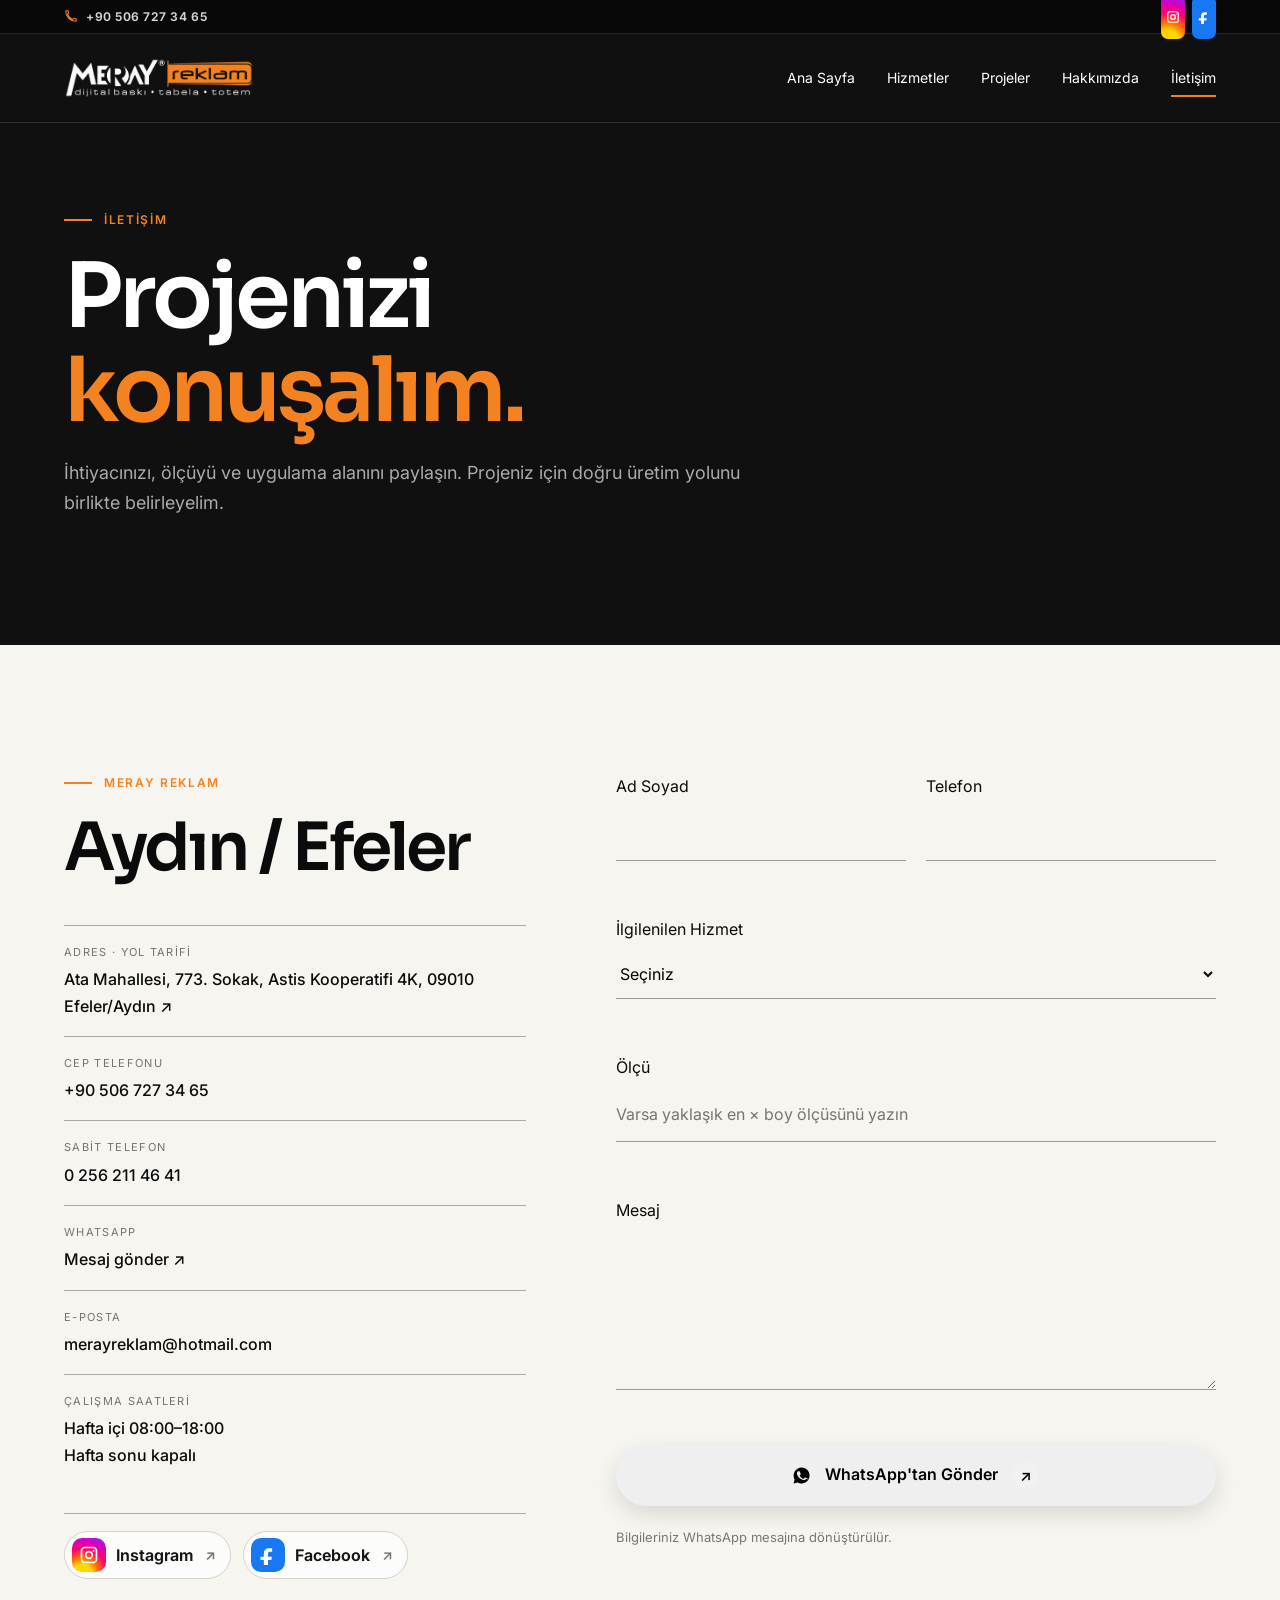
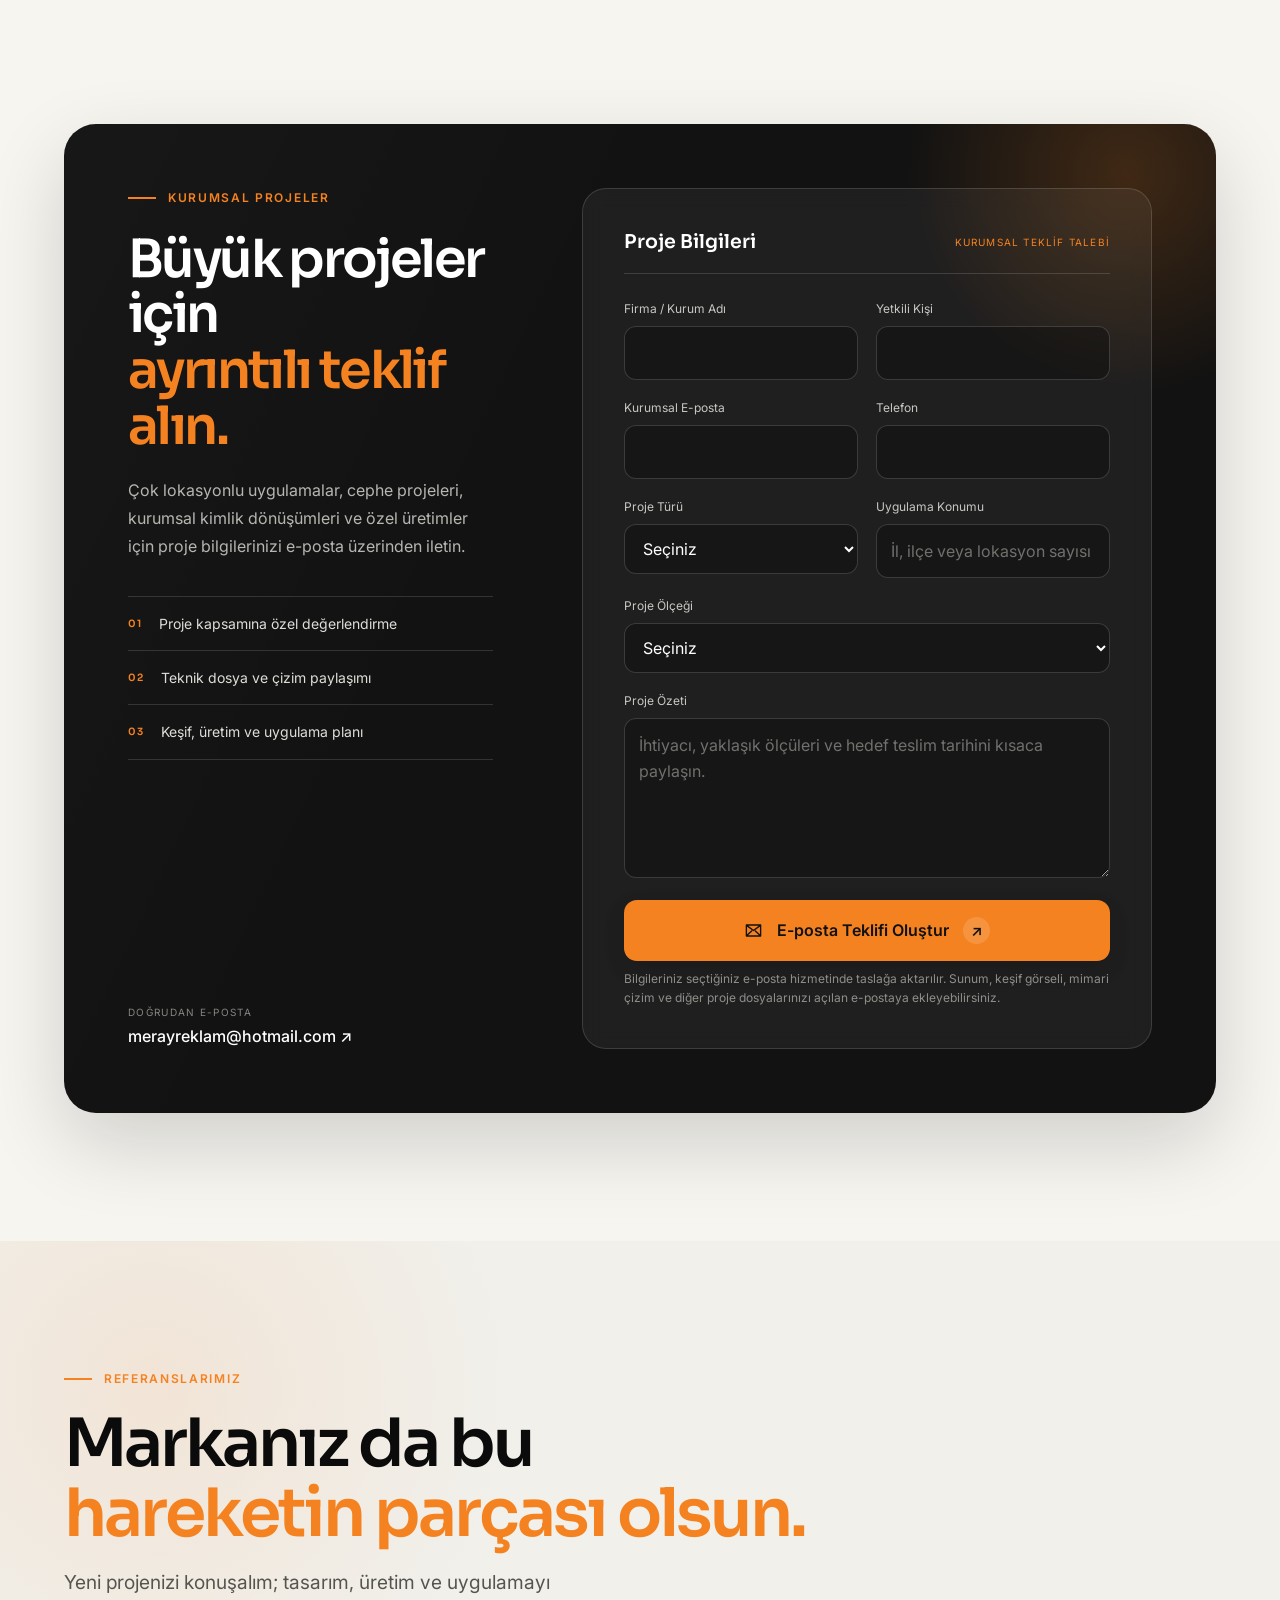
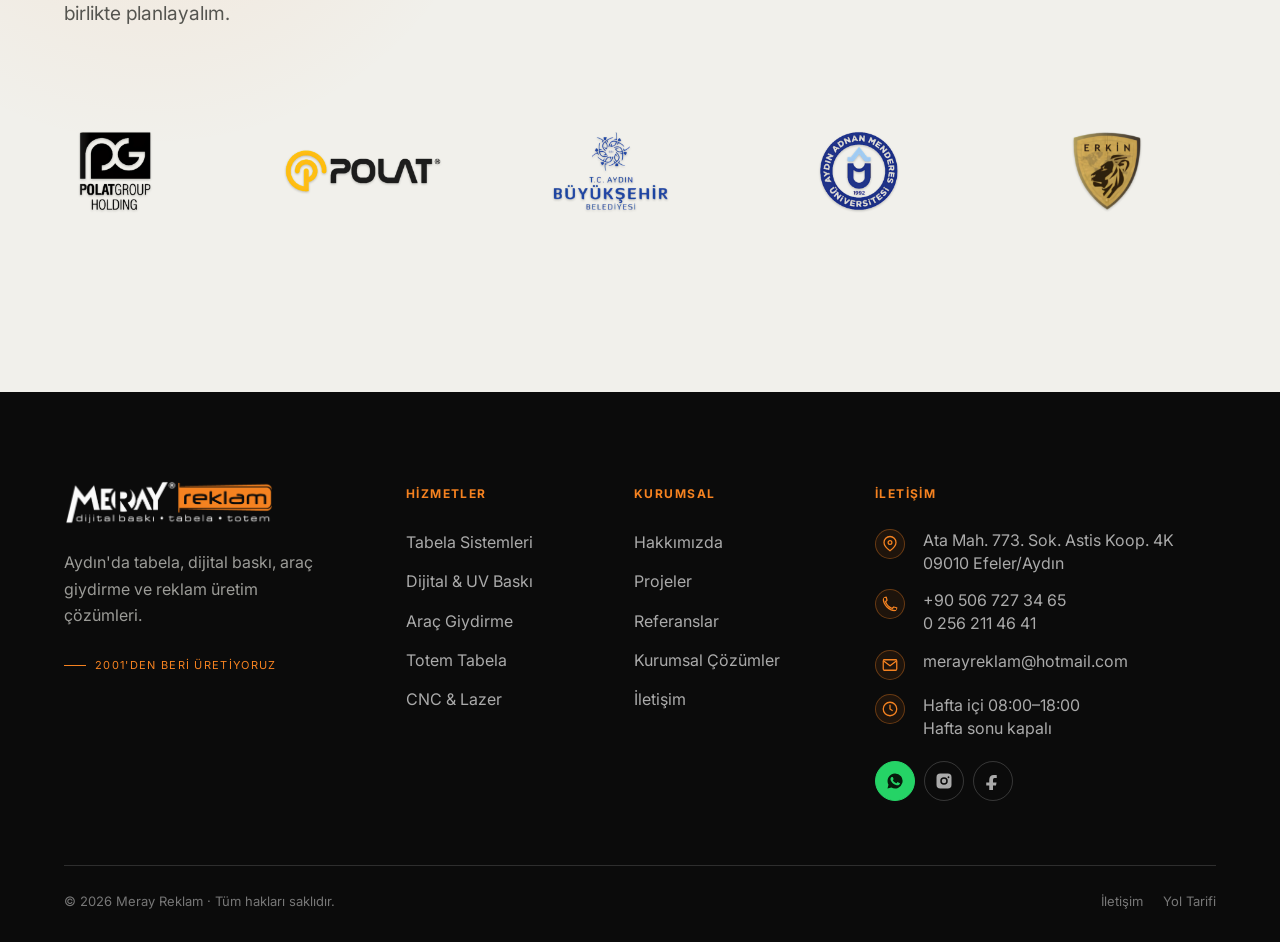
<file: iletisim.html>
<!doctype html>
<html lang="tr">
<head>
  <meta charset="utf-8">
  <meta name="viewport" content="width=device-width,initial-scale=1"><meta name="robots" content="index,follow,max-image-preview:large"><meta name="theme-color" content="#111111"><meta property="og:type" content="website"><meta property="og:locale" content="tr_TR"><meta property="og:site_name" content="Meray Reklam">
  <title>İletişim & Teklif | Meray Reklam Aydın</title>
  <meta name="description" content="Tabela, dijital baskı, araç giydirme ve özel üretim projeniz için Aydın Meray Reklam ile iletişime geçin.">
  <link rel="canonical" href="https://www.merayreklam.com/iletisim">
  <meta property="og:title" content="Projenizi Konuşalım | Meray Reklam"><meta property="og:description" content="Yeni projeniz için Meray Reklam'a ulaşın."><meta name="twitter:card" content="summary">
  <link rel="icon" href="favicon.ico" sizes="any"><link rel="icon" type="image/png" sizes="32x32" href="favicon-32x32.png"><link rel="apple-touch-icon" href="apple-touch-icon.png"><link rel="preconnect" href="https://fonts.googleapis.com"><link rel="preconnect" href="https://fonts.gstatic.com" crossorigin><link href="https://fonts.googleapis.com/css2?family=Inter:wght@400;500;600&family=Sora:wght@500;600;700&display=swap" rel="stylesheet"><link rel="stylesheet" href="css/style.css"><link rel="stylesheet" href="css/responsive.css"><link rel="stylesheet" href="css/animations.css"><link rel="stylesheet" href="css/footer.css"><link rel="stylesheet" href="css/brand.css"><link rel="stylesheet" href="css/ui-polish.css"><link rel="stylesheet" href="css/layout-refinements.css">
  <link rel="stylesheet" href="css/project-inquiry.css">
<link rel="stylesheet" href="css/references.css"><script type="application/ld+json">{"@context":"https://schema.org","@graph":[{"@type":["LocalBusiness","ProfessionalService"],"@id":"#meray-reklam","name":"Meray Reklam","legalName":"Meray Reklam","foundingDate":"2001","telephone":"+905067273465","email":"merayreklam@hotmail.com","hasMap":"https://maps.app.goo.gl/nVN23uZ2cdJMD6un9","address":{"@type":"PostalAddress","streetAddress":"Ata Mahallesi, 773. Sokak, Astis Kooperatifi 4K","postalCode":"09010","addressLocality":"Efeler","addressRegion":"Aydın","addressCountry":"TR"},"openingHoursSpecification":[{"@type":"OpeningHoursSpecification","dayOfWeek":["Monday","Tuesday","Wednesday","Thursday","Friday"],"opens":"08:00","closes":"18:00"}],"areaServed":["Efeler","Kuşadası","Söke","Nazilli","Didim","İncirliova","Germencik","Muğla","Türkiye"],"sameAs":["https://www.instagram.com/merayreklam/","https://www.facebook.com/merayreklam"]},{"@type":"ContactPage","name":"Projenizi konuşalım.","description":"Tabela, dijital baskı, araç giydirme ve özel üretim projeniz için Aydın Meray Reklam ile iletişime geçin.","inLanguage":"tr-TR","publisher":{"@id":"#meray-reklam"}}]}</script></head>
<body>
  <div class="site-topbar"><div class="shell topbar-inner"><a class="topbar-phone" href="tel:+905067273465" aria-label="Meray Reklam telefon: +90 506 727 34 65"><svg viewBox="0 0 24 24" aria-hidden="true"><path d="M7 3H4a1 1 0 0 0-1 1c0 9.4 7.6 17 17 17a1 1 0 0 0 1-1v-3l-4-1-2 2c-4-1.5-7.5-5-9-9l2-2-1-4Z"/></svg><span>+90 506 727 34 65</span></a><div class="topbar-socials" aria-label="Sosyal medya hesapları"><a class="topbar-social topbar-instagram" href="https://www.instagram.com/merayreklam/" target="_blank" rel="noopener" aria-label="Instagram"><svg viewBox="0 0 24 24" aria-hidden="true"><path d="M7 2h10a5 5 0 0 1 5 5v10a5 5 0 0 1-5 5H7a5 5 0 0 1-5-5V7a5 5 0 0 1 5-5Zm0 2a3 3 0 0 0-3 3v10a3 3 0 0 0 3 3h10a3 3 0 0 0 3-3V7a3 3 0 0 0-3-3H7Zm5 3a5 5 0 1 1 0 10 5 5 0 0 1 0-10Zm0 2a3 3 0 1 0 0 6 3 3 0 0 0 0-6Zm5.5-3.2a1.2 1.2 0 1 1 0 2.4 1.2 1.2 0 0 1 0-2.4Z"/></svg></a><a class="topbar-social topbar-facebook" href="https://www.facebook.com/merayreklam" target="_blank" rel="noopener" aria-label="Facebook"><svg viewBox="0 0 24 24" aria-hidden="true"><path d="M14 8h3V4.2c-.5-.1-2.2-.2-4-.2-3.8 0-6 2.3-6 6.4V14H3v4h4v6h5v-6h4l.7-4H12v-3.2C12 9.6 12.4 8 14 8Z"/></svg></a></div></div></div><header class="site-header scrolled"><div class="shell nav"><a class="brand brand-logo" href="/" aria-label="Meray Reklam ana sayfa"><img src="assets/logos/meray-reklam-logo-orange.png" alt="Meray Reklam" width="866" height="186" decoding="async"></a><nav class="nav-links" aria-label="Ana menü"><a href="/">Ana Sayfa</a><a href="/#hizmetler">Hizmetler</a><a href="/projeler">Projeler</a><a href="/hakkimizda">Hakkımızda</a><a class="active" href="/iletisim">İletişim</a></nav><button class="menu-toggle" aria-label="Menüyü aç" aria-expanded="false"><svg viewBox="0 0 24 24" aria-hidden="true"><path class="menu-line" d="M5 8h14"/><path class="menu-line" d="M5 16h14"/></svg></button></div></header>
  <main>
    <section class="page-hero"><div class="shell"><span class="label">İletişim</span><h1 class="display display-xl">Projenizi<br><span class="orange">konuşalım.</span></h1><p>İhtiyacınızı, ölçüyü ve uygulama alanını paylaşın. Projeniz için doğru üretim yolunu birlikte belirleyelim.</p></div></section>
    <section class="section"><div class="shell contact-grid">
      <div><span class="label">Meray Reklam</span><h2 class="display">Aydın / Efeler</h2><div class="contact-meta">
        <a href="https://maps.app.goo.gl/nVN23uZ2cdJMD6un9" target="_blank" rel="noopener"><small>Adres · Yol Tarifi</small><strong>Ata Mahallesi, 773. Sokak, Astis Kooperatifi 4K, 09010 Efeler/Aydın ↗</strong></a>
        <a href="tel:+905067273465"><small>Cep Telefonu</small><strong>+90 506 727 34 65</strong></a>
        <a href="tel:+902562114641"><small>Sabit Telefon</small><strong>0 256 211 46 41</strong></a>
        <a href="https://wa.me/905067273465?text=Merhaba%20Meray%20Reklam%2C%20web%20siteniz%20%C3%BCzerinden%20ula%C5%9F%C4%B1yorum.%20Bir%20proje%20i%C3%A7in%20fiyat%20almak%20istiyorum."><small>WhatsApp</small><strong>Mesaj gönder ↗</strong></a>
        <a href="mailto:merayreklam@hotmail.com"><small>E-posta</small><strong>merayreklam@hotmail.com</strong></a>
        <div><small>Çalışma Saatleri</small><strong>Hafta içi 08:00–18:00<br>Hafta sonu kapalı</strong></div>
        <div class="social-links" aria-label="Sosyal medya hesapları"><a class="social-link social-link-instagram" href="https://www.instagram.com/merayreklam/" target="_blank" rel="noopener"><span class="social-brand-mark" aria-hidden="true"><svg viewBox="0 0 24 24"><path d="M7 2h10a5 5 0 0 1 5 5v10a5 5 0 0 1-5 5H7a5 5 0 0 1-5-5V7a5 5 0 0 1 5-5Zm0 2a3 3 0 0 0-3 3v10a3 3 0 0 0 3 3h10a3 3 0 0 0 3-3V7a3 3 0 0 0-3-3H7Zm5 3a5 5 0 1 1 0 10 5 5 0 0 1 0-10Zm0 2a3 3 0 1 0 0 6 3 3 0 0 0 0-6Zm5.5-3.2a1.2 1.2 0 1 1 0 2.4 1.2 1.2 0 0 1 0-2.4Z"/></svg></span><span class="social-link-label">Instagram</span><span class="social-link-arrow" aria-hidden="true">↗</span></a><a class="social-link social-link-facebook" href="https://www.facebook.com/merayreklam" target="_blank" rel="noopener"><span class="social-brand-mark" aria-hidden="true"><svg viewBox="0 0 24 24"><path d="M14 8h3V4.2c-.5-.1-2.2-.2-4-.2-3.8 0-6 2.3-6 6.4V14H3v4h4v6h5v-6h4l.7-4H12v-3.2C12 9.6 12.4 8 14 8Z"/></svg></span><span class="social-link-label">Facebook</span><span class="social-link-arrow" aria-hidden="true">↗</span></a></div>
      </div></div>
      <form class="form" data-whatsapp-form>
        <div class="field"><label for="name">Ad Soyad</label><input id="name" name="name" autocomplete="name" required></div>
        <div class="field"><label for="phone">Telefon</label><input id="phone" name="phone" type="tel" autocomplete="tel" required></div>
        <div class="field full"><label for="service">İlgilenilen Hizmet</label><select id="service" name="service" required><option value="">Seçiniz</option><option>Tabela</option><option>Işıklı Tabela</option><option>Kutu / Krom Harf</option><option>Neon / Light Box</option><option>Totem Tabela</option><option>Cephe Giydirme</option><option>Araç Giydirme</option><option>Dijital / UV Baskı</option><option>CNC / Lazer Kesim</option><option>Mağaza / Vitrin</option><option>LED Ekran</option><option>Fuar Görselleri</option><option>Atatürk Köşesi</option><option>Diğer</option></select></div>
        <div class="field full"><label for="measure">Ölçü</label><input id="measure" name="measure" placeholder="Varsa yaklaşık en × boy ölçüsünü yazın"></div>
        <div class="field full"><label for="message">Mesaj</label><textarea id="message" name="message" rows="5" required></textarea></div>

        <div class="field full"><button class="btn btn-whatsapp" type="submit"><svg class="btn-icon" viewBox="0 0 24 24" aria-hidden="true"><path d="M12 2a10 10 0 0 0-8.7 14.9L2 22l5.2-1.3A10 10 0 1 0 12 2Zm5.8 14.2c-.2.7-1.2 1.3-2 1.5-.5.1-1.2.2-3.5-.7-2.9-1.2-4.8-4.2-4.9-4.4-.1-.2-1.2-1.6-1.2-3.1 0-1.5.8-2.3 1.1-2.6.3-.3.7-.4 1-.4h.7c.2 0 .5-.1.8.6.3.7 1 2.4 1.1 2.6.1.2.2.4 0 .7-.1.2-.2.4-.4.6l-.6.6c-.2.2-.4.4-.2.8.2.4.8 1.4 1.8 2.2 1.2 1.1 2.3 1.4 2.7 1.6.3.2.6.1.8-.1.2-.3.9-1.1 1.1-1.5.2-.4.5-.3.8-.2.3.1 2 .9 2.3 1.1.3.2.6.2.6.4 0 .2 0 .8-.2 1.3Z"/></svg>WhatsApp'tan Gönder <span class="btn-arrow" aria-hidden="true">↗</span></button><p class="notice">Bilgileriniz WhatsApp mesajına dönüştürülür.</p></div>
      </form>
    </div></section>
    <section class="enterprise-inquiry" aria-labelledby="enterprise-title"><div class="shell"><div class="enterprise-panel reveal">
      <div class="enterprise-copy">
        <span class="label">Kurumsal Projeler</span>
        <h2 id="enterprise-title">Büyük projeler için<br><span class="orange">ayrıntılı teklif alın.</span></h2>
        <p>Çok lokasyonlu uygulamalar, cephe projeleri, kurumsal kimlik dönüşümleri ve özel üretimler için proje bilgilerinizi e-posta üzerinden iletin.</p>
        <ul class="enterprise-benefits">
          <li><span>01</span>Proje kapsamına özel değerlendirme</li>
          <li><span>02</span>Teknik dosya ve çizim paylaşımı</li>
          <li><span>03</span>Keşif, üretim ve uygulama planı</li>
        </ul>
        <a class="enterprise-direct-mail" href="mailto:merayreklam@hotmail.com"><small>Doğrudan e-posta</small><strong>merayreklam@hotmail.com ↗</strong></a>
      </div>
      <form class="enterprise-form" data-email-form>
        <div class="enterprise-form-head"><span>Proje Bilgileri</span><small>Kurumsal teklif talebi</small></div>
        <div class="field"><label for="company">Firma / Kurum Adı</label><input id="company" name="company" autocomplete="organization" required></div>
        <div class="field"><label for="contact-name">Yetkili Kişi</label><input id="contact-name" name="contactName" autocomplete="name" required></div>
        <div class="field"><label for="corporate-email">Kurumsal E-posta</label><input id="corporate-email" name="corporateEmail" type="email" autocomplete="email" required></div>
        <div class="field"><label for="corporate-phone">Telefon</label><input id="corporate-phone" name="corporatePhone" type="tel" autocomplete="tel" required></div>
        <div class="field"><label for="project-type">Proje Türü</label><select id="project-type" name="projectType" required><option value="">Seçiniz</option><option>Kurumsal Tabela Projesi</option><option>Cephe Giydirme</option><option>Çok Lokasyonlu Uygulama</option><option>Araç Filosu Giydirme</option><option>Mağaza / Vitrin Uygulaması</option><option>Özel Üretim</option><option>Diğer</option></select></div>
        <div class="field"><label for="project-location">Uygulama Konumu</label><input id="project-location" name="projectLocation" placeholder="İl, ilçe veya lokasyon sayısı" required></div>
        <div class="field full"><label for="project-scale">Proje Ölçeği</label><select id="project-scale" name="projectScale" required><option value="">Seçiniz</option><option>Tek lokasyon</option><option>2–5 lokasyon</option><option>6–20 lokasyon</option><option>20+ lokasyon</option><option>Keşif sonrası belirlenecek</option></select></div>
        <div class="field full"><label for="project-details">Proje Özeti</label><textarea id="project-details" name="projectDetails" rows="5" placeholder="İhtiyacı, yaklaşık ölçüleri ve hedef teslim tarihini kısaca paylaşın." required></textarea></div>
        <div class="field full enterprise-submit">
          <button class="btn btn-email" type="submit"><svg class="btn-icon" viewBox="0 0 24 24" aria-hidden="true"><path d="M3 5h18v14H3V5Zm1.5 1.5L12 12l7.5-5.5M4.5 17.5l5.2-5M19.5 17.5l-5.2-5"/></svg>E-posta Teklifi Oluştur <span class="btn-arrow" aria-hidden="true">↗</span></button>
          <div class="email-options" data-email-options hidden aria-live="polite">
            <div><strong>E-posta hesabınızı seçin</strong><small>Teklif bilgileriniz hazır olarak açılacak.</small></div>
            <div class="email-option-actions">
              <a class="email-option email-option-gmail" data-email-gmail target="_blank" rel="noopener">Gmail</a>
              <a class="email-option email-option-outlook" data-email-outlook target="_blank" rel="noopener">Outlook</a>
              <a class="email-option email-option-default" data-email-default>Diğer e-posta uygulaması</a>
            </div>
          </div>
          <p class="enterprise-notice">Bilgileriniz seçtiğiniz e-posta hizmetinde taslağa aktarılır. Sunum, keşif görseli, mimari çizim ve diğer proje dosyalarınızı açılan e-postaya ekleyebilirsiniz.</p>
        </div>
      </form>
    </div></div></section>
  <section class="section references-showcase references-contact"><div class="shell"><div class="references-head"><div><span class="label">Referanslarımız</span><h2 class="display">Markanız da bu<br><span class="orange">hareketin parçası olsun.</span></h2><p>Yeni projenizi konuşalım; tasarım, üretim ve uygulamayı birlikte planlayalım.</p></div></div></div><div class="logo-marquee" role="region" aria-label="Meray Reklam referans logoları"><div class="logo-track"><div class="logo-set"><div class="logo-card"><img src="assets/logos/references/reference-01.png" alt="Polat Group Holding" width="640" height="360" loading="eager" decoding="async" fetchpriority="low"></div><div class="logo-card"><img src="assets/logos/references/reference-02.png" alt="Polat" width="640" height="360" loading="eager" decoding="async" fetchpriority="low"></div><div class="logo-card"><img src="assets/logos/references/reference-03.png" alt="T.C. Aydın Büyükşehir Belediyesi" width="640" height="360" loading="eager" decoding="async" fetchpriority="low"></div><div class="logo-card"><img src="assets/logos/references/reference-04.png" alt="Aydın Adnan Menderes Üniversitesi" width="640" height="360" loading="eager" decoding="async" fetchpriority="low"></div><div class="logo-card"><img src="assets/logos/references/reference-05.png" alt="Erkin" width="640" height="360" loading="eager" decoding="async" fetchpriority="low"></div><div class="logo-card"><img src="assets/logos/references/reference-06.png" alt="Küçükköy Gıda Marketleri" width="640" height="360" loading="eager" decoding="async" fetchpriority="low"></div><div class="logo-card"><img src="assets/logos/references/reference-07.png" alt="T.C. Efeler Belediyesi" width="640" height="360" loading="eager" decoding="async" fetchpriority="low"></div><div class="logo-card"><img src="assets/logos/references/reference-08.png" alt="Tuğba" width="640" height="360" loading="eager" decoding="async" fetchpriority="low"></div><div class="logo-card"><img src="assets/logos/references/reference-09.png" alt="Limit Yayınları" width="640" height="360" loading="eager" decoding="async" fetchpriority="low"></div><div class="logo-card"><img src="assets/logos/references/reference-10.png" alt="ALM Alüminyum Market" width="640" height="360" loading="eager" decoding="async" fetchpriority="low"></div><div class="logo-card"><img src="assets/logos/references/reference-11.png" alt="İngiliz Kültür Yabancı Dil Kursları" width="640" height="360" loading="eager" decoding="async" fetchpriority="low"></div></div><div class="logo-set" aria-hidden="true"><div class="logo-card"><img src="assets/logos/references/reference-01.png" alt="" width="640" height="360" loading="eager" decoding="async" fetchpriority="low"></div><div class="logo-card"><img src="assets/logos/references/reference-02.png" alt="" width="640" height="360" loading="eager" decoding="async" fetchpriority="low"></div><div class="logo-card"><img src="assets/logos/references/reference-03.png" alt="" width="640" height="360" loading="eager" decoding="async" fetchpriority="low"></div><div class="logo-card"><img src="assets/logos/references/reference-04.png" alt="" width="640" height="360" loading="eager" decoding="async" fetchpriority="low"></div><div class="logo-card"><img src="assets/logos/references/reference-05.png" alt="" width="640" height="360" loading="eager" decoding="async" fetchpriority="low"></div><div class="logo-card"><img src="assets/logos/references/reference-06.png" alt="" width="640" height="360" loading="eager" decoding="async" fetchpriority="low"></div><div class="logo-card"><img src="assets/logos/references/reference-07.png" alt="" width="640" height="360" loading="eager" decoding="async" fetchpriority="low"></div><div class="logo-card"><img src="assets/logos/references/reference-08.png" alt="" width="640" height="360" loading="eager" decoding="async" fetchpriority="low"></div><div class="logo-card"><img src="assets/logos/references/reference-09.png" alt="" width="640" height="360" loading="eager" decoding="async" fetchpriority="low"></div><div class="logo-card"><img src="assets/logos/references/reference-10.png" alt="" width="640" height="360" loading="eager" decoding="async" fetchpriority="low"></div><div class="logo-card"><img src="assets/logos/references/reference-11.png" alt="" width="640" height="360" loading="eager" decoding="async" fetchpriority="low"></div></div></div></div></section></main>
  <footer class="site-footer"><div class="shell"><div class="footer-grid">
<div class="footer-brand"><a class="brand brand-logo" href="/" aria-label="Meray Reklam ana sayfa"><img src="assets/logos/meray-reklam-logo-orange.png" alt="Meray Reklam" width="866" height="186" decoding="async"></a><p>Aydın'da tabela, dijital baskı, araç giydirme ve reklam üretim çözümleri.</p><span class="footer-kicker">2001'den beri üretiyoruz</span></div>
<div class="footer-col"><h3>Hizmetler</h3><div class="footer-links"><a href="/aydin-tabela">Tabela Sistemleri</a><a href="/aydin-dijital-baski">Dijital & UV Baskı</a><a href="/aydin-arac-giydirme">Araç Giydirme</a><a href="/aydin-totem-tabela">Totem Tabela</a><a href="/aydin-cnc-kesim">CNC & Lazer</a></div></div>
<div class="footer-col"><h3>Kurumsal</h3><div class="footer-links"><a href="/hakkimizda">Hakkımızda</a><a href="/projeler">Projeler</a><a href="/projeler#referanslar">Referanslar</a><a href="/kurumsal-cozumler">Kurumsal Çözümler</a><a href="/iletisim">İletişim</a></div></div>
<div class="footer-col"><h3>İletişim</h3><div class="footer-contact">
<a class="footer-contact-item" href="https://maps.app.goo.gl/nVN23uZ2cdJMD6un9" target="_blank" rel="noopener"><svg class="footer-icon" viewBox="0 0 24 24" aria-hidden="true"><path d="M20 10c0 5-8 11-8 11S4 15 4 10a8 8 0 1 1 16 0Z"/><circle cx="12" cy="10" r="2.5"/></svg><span>Ata Mah. 773. Sok. Astis Koop. 4K<br>09010 Efeler/Aydın</span></a>
<a class="footer-contact-item" href="tel:+905067273465"><svg class="footer-icon" viewBox="0 0 24 24" aria-hidden="true"><path d="M7 3H4a1 1 0 0 0-1 1c0 9.4 7.6 17 17 17a1 1 0 0 0 1-1v-3l-4-1-2 2c-4-1.5-7.5-5-9-9l2-2-1-4Z"/></svg><span>+90 506 727 34 65<br>0 256 211 46 41</span></a>
<a class="footer-contact-item" href="mailto:merayreklam@hotmail.com"><svg class="footer-icon" viewBox="0 0 24 24" aria-hidden="true"><rect x="3" y="5" width="18" height="14" rx="1"/><path d="m4 7 8 6 8-6"/></svg><span>merayreklam@hotmail.com</span></a>
<div class="footer-contact-item"><svg class="footer-icon" viewBox="0 0 24 24" aria-hidden="true"><circle cx="12" cy="12" r="9"/><path d="M12 7v5l3 2"/></svg><span>Hafta içi 08:00–18:00<br>Hafta sonu kapalı</span></div>
</div><div class="footer-socials"><a href="https://wa.me/905067273465" aria-label="WhatsApp" target="_blank" rel="noopener"><svg viewBox="0 0 24 24"><path d="M12 2a10 10 0 0 0-8.7 14.9L2 22l5.2-1.3A10 10 0 1 0 12 2Zm5.8 14.2c-.2.7-1.2 1.3-2 1.5-.5.1-1.2.2-3.5-.7-3-1.2-5-4.3-5.1-4.5-.1-.2-1.2-1.6-1.2-3 0-1.5.8-2.2 1.1-2.5.3-.3.6-.4.9-.4h.6c.2 0 .4 0 .6.5l.8 2c.1.3.1.5 0 .7l-.5.7c-.2.2-.4.4-.2.7.2.3.8 1.3 1.8 2.1 1.2 1.1 2.2 1.4 2.5 1.6.3.1.5.1.7-.1l.9-1.1c.2-.3.4-.3.7-.2l2.1 1c.3.1.5.2.5.4.1.1.1.7-.1 1.3Z"/></svg></a><a href="https://www.instagram.com/merayreklam/" aria-label="Instagram" target="_blank" rel="noopener"><svg viewBox="0 0 24 24"><path d="M7 2h10a5 5 0 0 1 5 5v10a5 5 0 0 1-5 5H7a5 5 0 0 1-5-5V7a5 5 0 0 1 5-5Zm5 5a5 5 0 1 0 0 10 5 5 0 0 0 0-10Zm6-1.2a1.2 1.2 0 1 0 0 2.4 1.2 1.2 0 0 0 0-2.4ZM12 9a3 3 0 1 1 0 6 3 3 0 0 1 0-6Z"/></svg></a><a href="https://www.facebook.com/merayreklam" aria-label="Facebook" target="_blank" rel="noopener"><svg viewBox="0 0 24 24"><path d="M14 8h3V4.2c-.5-.1-2.2-.2-4-.2-3.8 0-6 2.3-6 6.4V14H3v4h4v6h5v-6h4l.7-4H12v-3.2C12 9.6 12.4 8 14 8Z"/></svg></a></div></div>
</div><div class="footer-bottom"><span>© 2026 Meray Reklam · Tüm hakları saklıdır.</span><div class="footer-legal"><a href="/iletisim">İletişim</a><a href="https://maps.app.goo.gl/nVN23uZ2cdJMD6un9" target="_blank" rel="noopener">Yol Tarifi</a></div></div></div></footer>
  <div class="mobile-actions"><a class="mobile-call" href="tel:+905067273465"><svg class="action-icon" viewBox="0 0 24 24" aria-hidden="true"><path d="M7 3H4a1 1 0 0 0-1 1c0 9.4 7.6 17 17 17a1 1 0 0 0 1-1v-3l-4-1-2 2c-4-1.5-7.5-5-9-9l2-2-1-4Z"/></svg><span>Ara</span></a><a class="mobile-whatsapp" href="https://wa.me/905067273465" target="_blank" rel="noopener"><svg class="action-icon" viewBox="0 0 24 24" aria-hidden="true"><path d="M12 2a10 10 0 0 0-8.7 14.9L2 22l5.2-1.3A10 10 0 1 0 12 2Zm5.8 14.2c-.2.7-1.2 1.3-2 1.5-.5.1-1.2.2-3.5-.7-3-1.2-5-4.3-5.1-4.5-.1-.2-1.2-1.6-1.2-3 0-1.5.8-2.2 1.1-2.5.3-.3.6-.4.9-.4h.6c.2 0 .4 0 .6.5l.8 2c.1.3.1.5 0 .7l-.5.7c-.2.2-.4.4-.2.7.2.3.8 1.3 1.8 2.1 1.2 1.1 2.2 1.4 2.5 1.6.3.1.5.1.7-.1l.9-1.1c.2-.3.4-.3.7-.2l2.1 1c.3.1.5.2.5.4.1.1.1.7-.1 1.3Z"/></svg><span>WhatsApp</span></a></div><script defer src="js/main.js"></script>
</body>
</html>
</file>
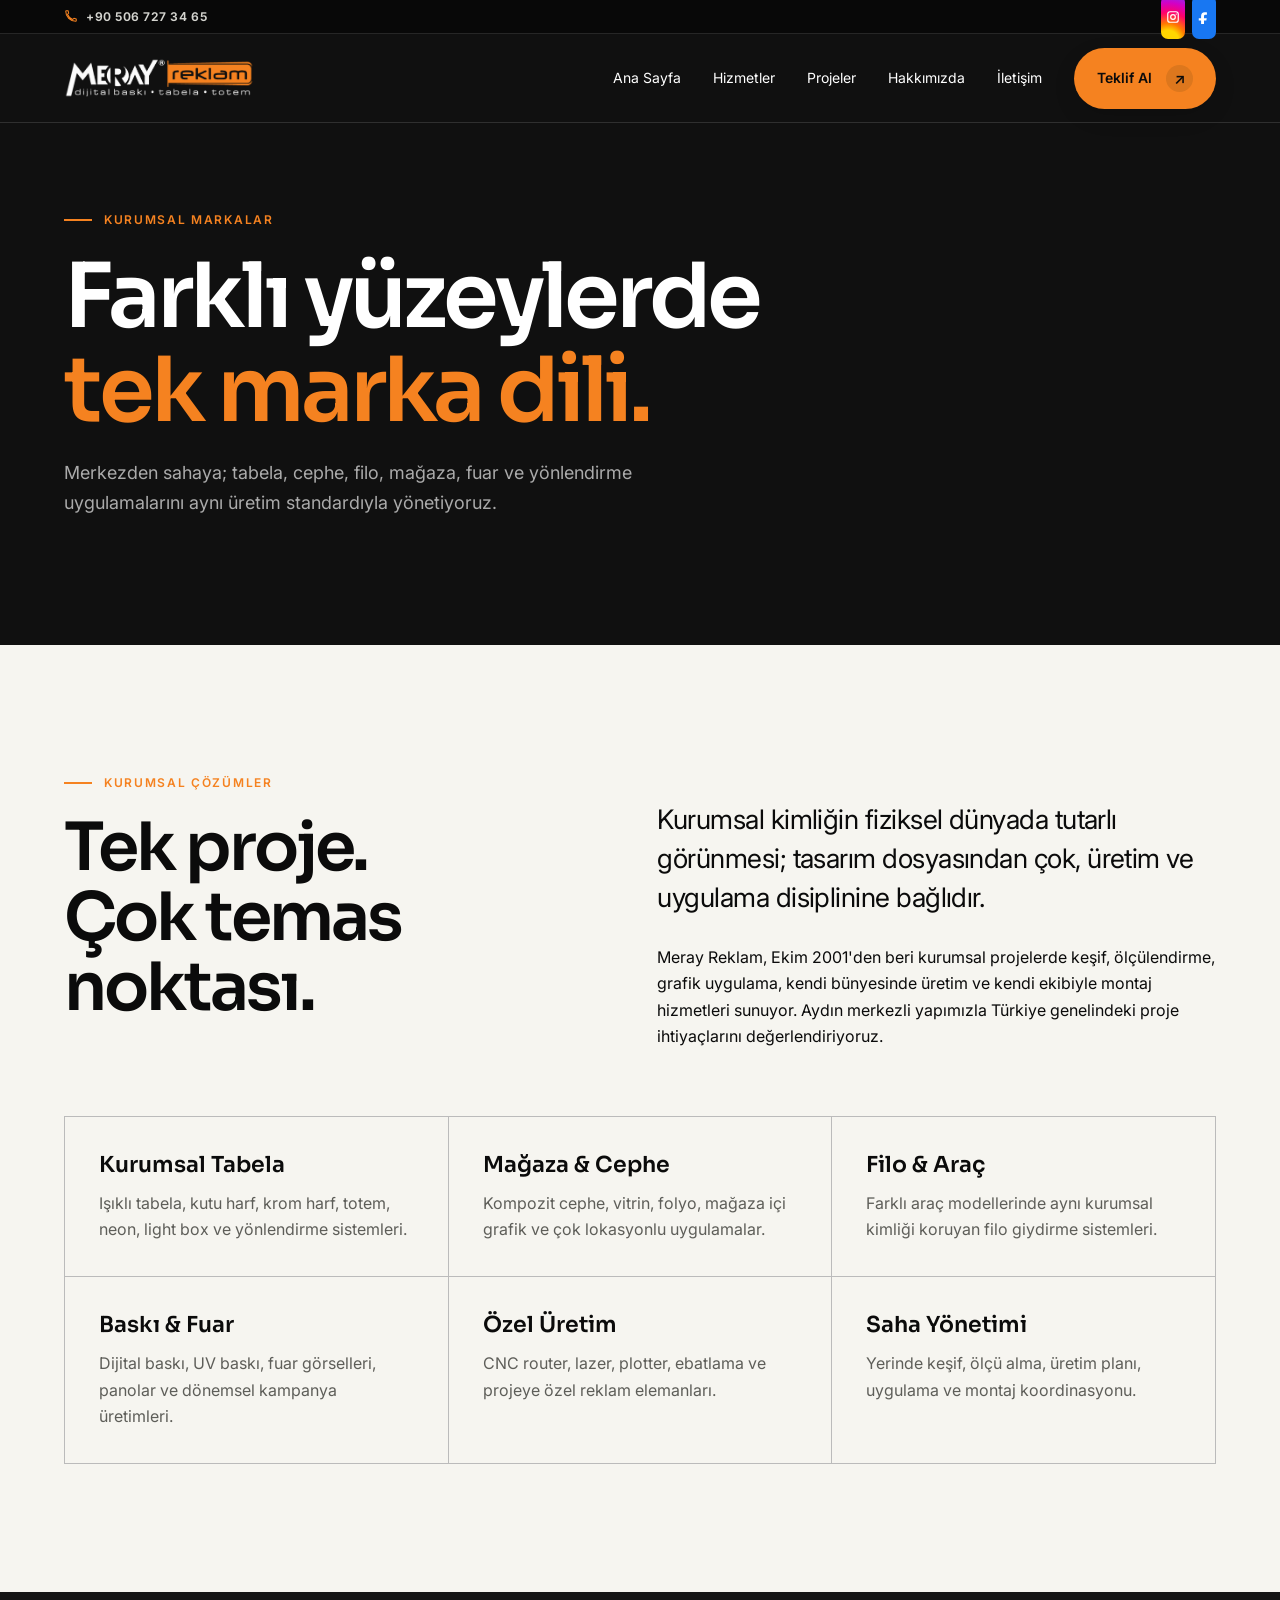
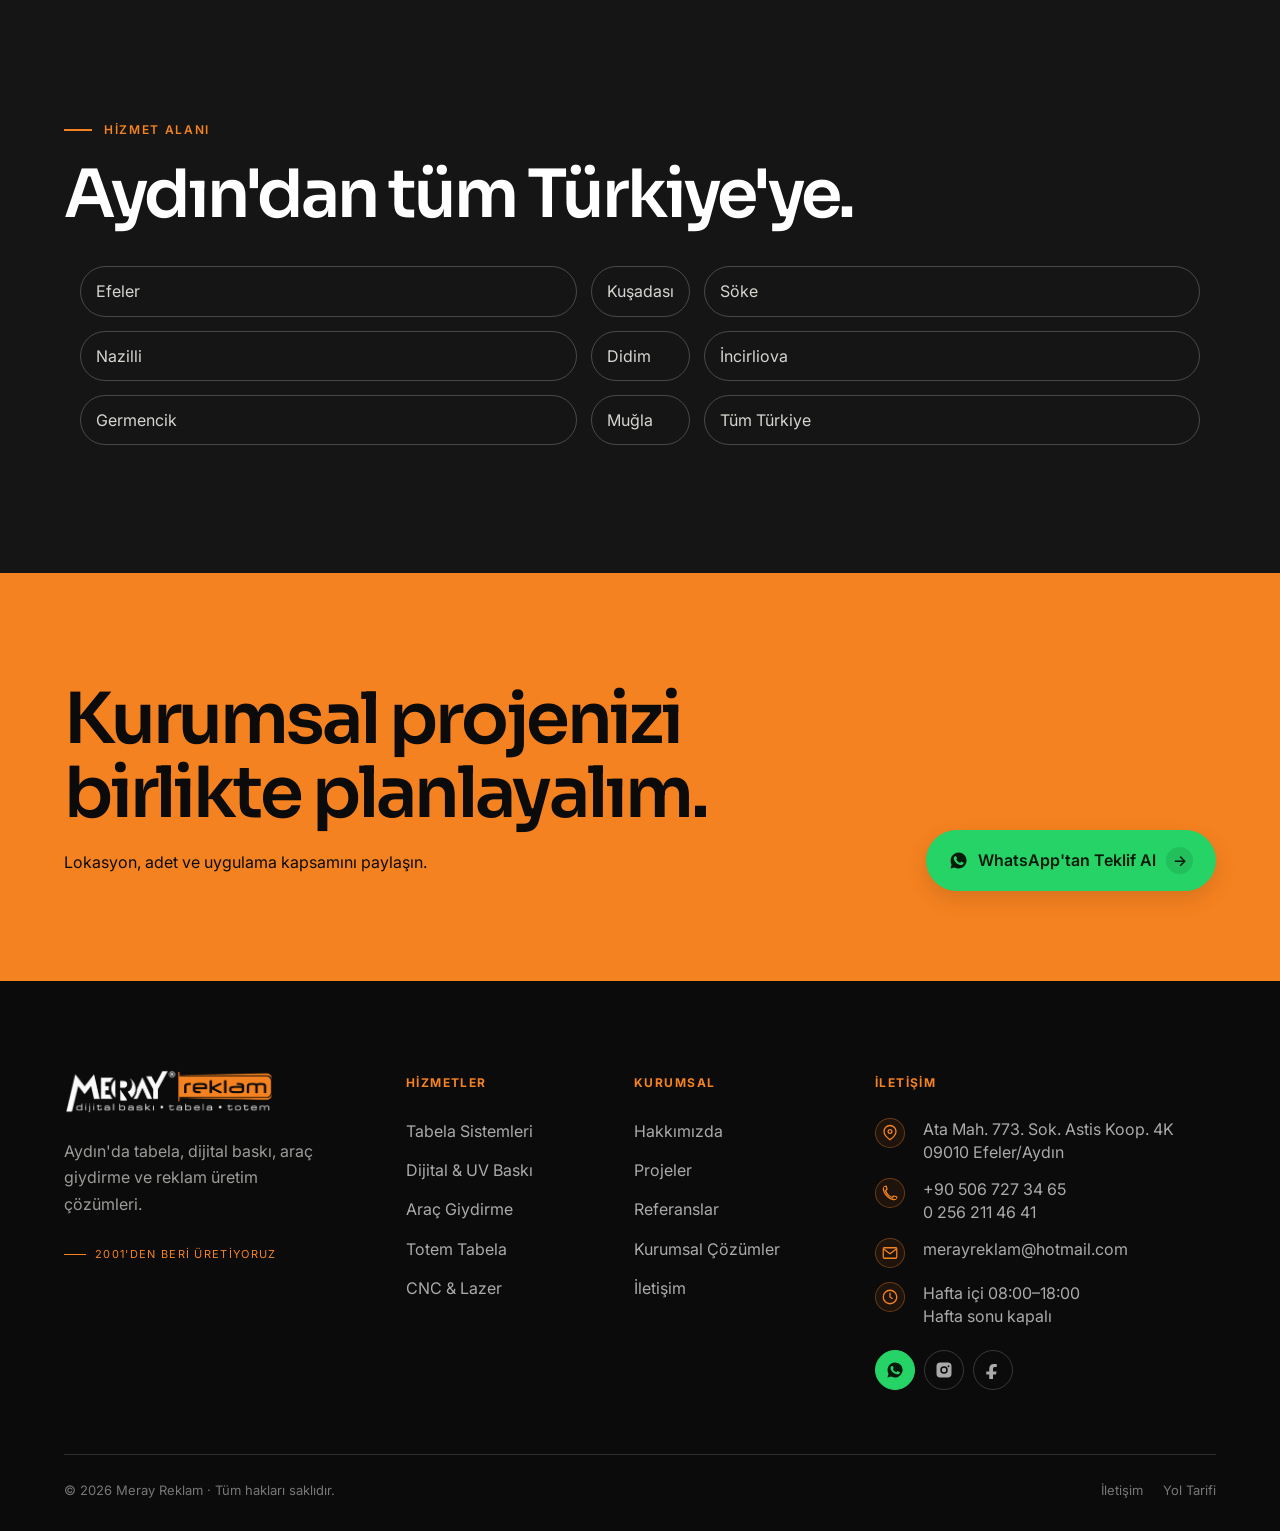
<file: kurumsal-cozumler.html>
<!doctype html>
<html lang="tr">
<head>
  <meta charset="utf-8"><meta name="viewport" content="width=device-width,initial-scale=1"><meta name="robots" content="index,follow,max-image-preview:large"><meta name="theme-color" content="#111111"><meta property="og:type" content="website"><meta property="og:locale" content="tr_TR"><meta property="og:site_name" content="Meray Reklam">
  <title>Kurumsal Reklam Üretim Çözümleri | Meray Reklam</title>
  <meta name="description" content="Kurumsal markalar için tabela, cephe, araç filosu, mağaza, fuar, baskı ve yönlendirme üretimlerini tek noktadan yönetin.">
  <link rel="canonical" href="https://www.merayreklam.com/kurumsal-cozumler">
  <meta property="og:title" content="Kurumsal Reklam Üretim Çözümleri | Meray Reklam"><meta property="og:description" content="Çok yüzeyli ve çok lokasyonlu kurumsal uygulamalar için tasarım, üretim ve montaj."><meta property="og:image" content="assets/images/meray-reklam-mimari-tabela-hero.webp"><meta name="twitter:card" content="summary_large_image">
  <link rel="icon" href="favicon.ico" sizes="any"><link rel="icon" type="image/png" sizes="32x32" href="favicon-32x32.png"><link rel="apple-touch-icon" href="apple-touch-icon.png"><link rel="preconnect" href="https://fonts.googleapis.com"><link rel="preconnect" href="https://fonts.gstatic.com" crossorigin><link href="https://fonts.googleapis.com/css2?family=Inter:wght@400;500;600&family=Sora:wght@500;600;700&display=swap" rel="stylesheet"><link rel="stylesheet" href="css/style.css"><link rel="stylesheet" href="css/responsive.css"><link rel="stylesheet" href="css/animations.css"><link rel="stylesheet" href="css/footer.css"><link rel="stylesheet" href="css/brand.css"><link rel="stylesheet" href="css/ui-polish.css"><link rel="stylesheet" href="css/layout-refinements.css">
  
<script type="application/ld+json">{"@context":"https://schema.org","@graph":[{"@type":["LocalBusiness","ProfessionalService"],"@id":"#meray-reklam","name":"Meray Reklam","legalName":"Meray Reklam","foundingDate":"2001","telephone":"+905067273465","email":"merayreklam@hotmail.com","hasMap":"https://maps.app.goo.gl/nVN23uZ2cdJMD6un9","address":{"@type":"PostalAddress","streetAddress":"Ata Mahallesi, 773. Sokak, Astis Kooperatifi 4K","postalCode":"09010","addressLocality":"Efeler","addressRegion":"Aydın","addressCountry":"TR"},"openingHoursSpecification":[{"@type":"OpeningHoursSpecification","dayOfWeek":["Monday","Tuesday","Wednesday","Thursday","Friday"],"opens":"08:00","closes":"18:00"}],"areaServed":["Efeler","Kuşadası","Söke","Nazilli","Didim","İncirliova","Germencik","Muğla","Türkiye"],"sameAs":["https://www.instagram.com/merayreklam/","https://www.facebook.com/merayreklam"]},{"@type":"WebPage","name":"Farklı yüzeylerde tek marka dili.","description":"Kurumsal markalar için tabela, cephe, araç filosu, mağaza, fuar, baskı ve yönlendirme üretimlerini tek noktadan yönetin.","inLanguage":"tr-TR","publisher":{"@id":"#meray-reklam"}}]}</script></head>
<body>
  <div class="site-topbar"><div class="shell topbar-inner"><a class="topbar-phone" href="tel:+905067273465" aria-label="Meray Reklam telefon: +90 506 727 34 65"><svg viewBox="0 0 24 24" aria-hidden="true"><path d="M7 3H4a1 1 0 0 0-1 1c0 9.4 7.6 17 17 17a1 1 0 0 0 1-1v-3l-4-1-2 2c-4-1.5-7.5-5-9-9l2-2-1-4Z"/></svg><span>+90 506 727 34 65</span></a><div class="topbar-socials" aria-label="Sosyal medya hesapları"><a class="topbar-social topbar-instagram" href="https://www.instagram.com/merayreklam/" target="_blank" rel="noopener" aria-label="Instagram"><svg viewBox="0 0 24 24" aria-hidden="true"><path d="M7 2h10a5 5 0 0 1 5 5v10a5 5 0 0 1-5 5H7a5 5 0 0 1-5-5V7a5 5 0 0 1 5-5Zm0 2a3 3 0 0 0-3 3v10a3 3 0 0 0 3 3h10a3 3 0 0 0 3-3V7a3 3 0 0 0-3-3H7Zm5 3a5 5 0 1 1 0 10 5 5 0 0 1 0-10Zm0 2a3 3 0 1 0 0 6 3 3 0 0 0 0-6Zm5.5-3.2a1.2 1.2 0 1 1 0 2.4 1.2 1.2 0 0 1 0-2.4Z"/></svg></a><a class="topbar-social topbar-facebook" href="https://www.facebook.com/merayreklam" target="_blank" rel="noopener" aria-label="Facebook"><svg viewBox="0 0 24 24" aria-hidden="true"><path d="M14 8h3V4.2c-.5-.1-2.2-.2-4-.2-3.8 0-6 2.3-6 6.4V14H3v4h4v6h5v-6h4l.7-4H12v-3.2C12 9.6 12.4 8 14 8Z"/></svg></a></div></div></div><header class="site-header scrolled"><div class="shell nav"><a class="brand brand-logo" href="/" aria-label="Meray Reklam ana sayfa"><img src="assets/logos/meray-reklam-logo-orange.png" alt="Meray Reklam" width="866" height="186" decoding="async"></a><nav class="nav-links" aria-label="Ana menü"><a href="/">Ana Sayfa</a><a href="/#hizmetler">Hizmetler</a><a href="/projeler">Projeler</a><a href="/hakkimizda">Hakkımızda</a><a href="/iletisim">İletişim</a><a class="btn btn-primary" href="/iletisim">Teklif Al <span class="btn-arrow" aria-hidden="true">↗</span></a></nav><button class="menu-toggle" aria-label="Menüyü aç" aria-expanded="false"><svg viewBox="0 0 24 24" aria-hidden="true"><path class="menu-line" d="M5 8h14"/><path class="menu-line" d="M5 16h14"/></svg></button></div></header>
  <main>
    <section class="page-hero"><div class="shell"><span class="label">Kurumsal Markalar</span><h1 class="display display-xl">Farklı yüzeylerde<br><span class="orange">tek marka dili.</span></h1><p>Merkezden sahaya; tabela, cephe, filo, mağaza, fuar ve yönlendirme uygulamalarını aynı üretim standardıyla yönetiyoruz.</p></div></section>
    <section class="section"><div class="shell"><div class="split"><div><span class="label">Kurumsal Çözümler</span><h2 class="display">Tek proje.<br>Çok temas noktası.</h2></div><div><p class="lead">Kurumsal kimliğin fiziksel dünyada tutarlı görünmesi; tasarım dosyasından çok, üretim ve uygulama disiplinine bağlıdır.</p><p>Meray Reklam, Ekim 2001'den beri kurumsal projelerde keşif, ölçülendirme, grafik uygulama, kendi bünyesinde üretim ve kendi ekibiyle montaj hizmetleri sunuyor. Aydın merkezli yapımızla Türkiye genelindeki proje ihtiyaçlarını değerlendiriyoruz.</p></div></div>
      <div class="corporate-grid reveal"><article class="corporate-item"><h3>Kurumsal Tabela</h3><p>Işıklı tabela, kutu harf, krom harf, totem, neon, light box ve yönlendirme sistemleri.</p></article><article class="corporate-item"><h3>Mağaza & Cephe</h3><p>Kompozit cephe, vitrin, folyo, mağaza içi grafik ve çok lokasyonlu uygulamalar.</p></article><article class="corporate-item"><h3>Filo & Araç</h3><p>Farklı araç modellerinde aynı kurumsal kimliği koruyan filo giydirme sistemleri.</p></article><article class="corporate-item"><h3>Baskı & Fuar</h3><p>Dijital baskı, UV baskı, fuar görselleri, panolar ve dönemsel kampanya üretimleri.</p></article><article class="corporate-item"><h3>Özel Üretim</h3><p>CNC router, lazer, plotter, ebatlama ve projeye özel reklam elemanları.</p></article><article class="corporate-item"><h3>Saha Yönetimi</h3><p>Yerinde keşif, ölçü alma, üretim planı, uygulama ve montaj koordinasyonu.</p></article></div>
    </div></section>
    <section class="section dark"><div class="shell"><span class="label">Hizmet Alanı</span><h2 class="display">Aydın'dan tüm Türkiye'ye.</h2><div class="areas"><span>Efeler</span><span>Kuşadası</span><span>Söke</span><span>Nazilli</span><span>Didim</span><span>İncirliova</span><span>Germencik</span><span>Muğla</span><span>Tüm Türkiye</span></div></div></section>
    <section class="section cta"><div class="shell cta-inner"><div><h2 class="display">Kurumsal projenizi birlikte planlayalım.</h2><p>Lokasyon, adet ve uygulama kapsamını paylaşın.</p></div><a class="btn" href="https://wa.me/905067273465?text=Merhaba%20Meray%20Reklam%2C%20kurumsal%20bir%20proje%20i%C3%A7in%20teklif%20almak%20istiyorum."><svg class="btn-icon" viewBox="0 0 24 24" aria-hidden="true"><path d="M12 2a10 10 0 0 0-8.7 14.9L2 22l5.2-1.3A10 10 0 1 0 12 2Zm5.8 14.2c-.2.7-1.2 1.3-2 1.5-.5.1-1.2.2-3.5-.7-3-1.2-5-4.3-5.1-4.5-.1-.2-1.2-1.6-1.2-3 0-1.5.8-2.2 1.1-2.5.3-.3.6-.4.9-.4h.6c.2 0 .4 0 .6.5l.8 2c.1.3.1.5 0 .7l-.5.7c-.2.2-.4.4-.2.7.2.3.8 1.3 1.8 2.1 1.2 1.1 2.2 1.4 2.5 1.6.3.1.5.1.7-.1l.9-1.1c.2-.3.4-.3.7-.2l2.1 1c.3.1.5.2.5.4.1.1.1.7-.1 1.3Z"/></svg>WhatsApp'tan Teklif Al <span class='btn-arrow' aria-hidden='true'>→</span></a></div></section>
  </main>
  <footer class="site-footer"><div class="shell"><div class="footer-grid">
<div class="footer-brand"><a class="brand brand-logo" href="/" aria-label="Meray Reklam ana sayfa"><img src="assets/logos/meray-reklam-logo-orange.png" alt="Meray Reklam" width="866" height="186" decoding="async"></a><p>Aydın'da tabela, dijital baskı, araç giydirme ve reklam üretim çözümleri.</p><span class="footer-kicker">2001'den beri üretiyoruz</span></div>
<div class="footer-col"><h3>Hizmetler</h3><div class="footer-links"><a href="/aydin-tabela">Tabela Sistemleri</a><a href="/aydin-dijital-baski">Dijital & UV Baskı</a><a href="/aydin-arac-giydirme">Araç Giydirme</a><a href="/aydin-totem-tabela">Totem Tabela</a><a href="/aydin-cnc-kesim">CNC & Lazer</a></div></div>
<div class="footer-col"><h3>Kurumsal</h3><div class="footer-links"><a href="/hakkimizda">Hakkımızda</a><a href="/projeler">Projeler</a><a href="/projeler#referanslar">Referanslar</a><a href="/kurumsal-cozumler">Kurumsal Çözümler</a><a href="/iletisim">İletişim</a></div></div>
<div class="footer-col"><h3>İletişim</h3><div class="footer-contact">
<a class="footer-contact-item" href="https://maps.app.goo.gl/nVN23uZ2cdJMD6un9" target="_blank" rel="noopener"><svg class="footer-icon" viewBox="0 0 24 24" aria-hidden="true"><path d="M20 10c0 5-8 11-8 11S4 15 4 10a8 8 0 1 1 16 0Z"/><circle cx="12" cy="10" r="2.5"/></svg><span>Ata Mah. 773. Sok. Astis Koop. 4K<br>09010 Efeler/Aydın</span></a>
<a class="footer-contact-item" href="tel:+905067273465"><svg class="footer-icon" viewBox="0 0 24 24" aria-hidden="true"><path d="M7 3H4a1 1 0 0 0-1 1c0 9.4 7.6 17 17 17a1 1 0 0 0 1-1v-3l-4-1-2 2c-4-1.5-7.5-5-9-9l2-2-1-4Z"/></svg><span>+90 506 727 34 65<br>0 256 211 46 41</span></a>
<a class="footer-contact-item" href="mailto:merayreklam@hotmail.com"><svg class="footer-icon" viewBox="0 0 24 24" aria-hidden="true"><rect x="3" y="5" width="18" height="14" rx="1"/><path d="m4 7 8 6 8-6"/></svg><span>merayreklam@hotmail.com</span></a>
<div class="footer-contact-item"><svg class="footer-icon" viewBox="0 0 24 24" aria-hidden="true"><circle cx="12" cy="12" r="9"/><path d="M12 7v5l3 2"/></svg><span>Hafta içi 08:00–18:00<br>Hafta sonu kapalı</span></div>
</div><div class="footer-socials"><a href="https://wa.me/905067273465" aria-label="WhatsApp" target="_blank" rel="noopener"><svg viewBox="0 0 24 24"><path d="M12 2a10 10 0 0 0-8.7 14.9L2 22l5.2-1.3A10 10 0 1 0 12 2Zm5.8 14.2c-.2.7-1.2 1.3-2 1.5-.5.1-1.2.2-3.5-.7-3-1.2-5-4.3-5.1-4.5-.1-.2-1.2-1.6-1.2-3 0-1.5.8-2.2 1.1-2.5.3-.3.6-.4.9-.4h.6c.2 0 .4 0 .6.5l.8 2c.1.3.1.5 0 .7l-.5.7c-.2.2-.4.4-.2.7.2.3.8 1.3 1.8 2.1 1.2 1.1 2.2 1.4 2.5 1.6.3.1.5.1.7-.1l.9-1.1c.2-.3.4-.3.7-.2l2.1 1c.3.1.5.2.5.4.1.1.1.7-.1 1.3Z"/></svg></a><a href="https://www.instagram.com/merayreklam/" aria-label="Instagram" target="_blank" rel="noopener"><svg viewBox="0 0 24 24"><path d="M7 2h10a5 5 0 0 1 5 5v10a5 5 0 0 1-5 5H7a5 5 0 0 1-5-5V7a5 5 0 0 1 5-5Zm5 5a5 5 0 1 0 0 10 5 5 0 0 0 0-10Zm6-1.2a1.2 1.2 0 1 0 0 2.4 1.2 1.2 0 0 0 0-2.4ZM12 9a3 3 0 1 1 0 6 3 3 0 0 1 0-6Z"/></svg></a><a href="https://www.facebook.com/merayreklam" aria-label="Facebook" target="_blank" rel="noopener"><svg viewBox="0 0 24 24"><path d="M14 8h3V4.2c-.5-.1-2.2-.2-4-.2-3.8 0-6 2.3-6 6.4V14H3v4h4v6h5v-6h4l.7-4H12v-3.2C12 9.6 12.4 8 14 8Z"/></svg></a></div></div>
</div><div class="footer-bottom"><span>© 2026 Meray Reklam · Tüm hakları saklıdır.</span><div class="footer-legal"><a href="/iletisim">İletişim</a><a href="https://maps.app.goo.gl/nVN23uZ2cdJMD6un9" target="_blank" rel="noopener">Yol Tarifi</a></div></div></div></footer>
  <div class="mobile-actions"><a class="mobile-call" href="tel:+905067273465"><svg class="action-icon" viewBox="0 0 24 24" aria-hidden="true"><path d="M7 3H4a1 1 0 0 0-1 1c0 9.4 7.6 17 17 17a1 1 0 0 0 1-1v-3l-4-1-2 2c-4-1.5-7.5-5-9-9l2-2-1-4Z"/></svg><span>Ara</span></a><a class="mobile-whatsapp" href="https://wa.me/905067273465" target="_blank" rel="noopener"><svg class="action-icon" viewBox="0 0 24 24" aria-hidden="true"><path d="M12 2a10 10 0 0 0-8.7 14.9L2 22l5.2-1.3A10 10 0 1 0 12 2Zm5.8 14.2c-.2.7-1.2 1.3-2 1.5-.5.1-1.2.2-3.5-.7-3-1.2-5-4.3-5.1-4.5-.1-.2-1.2-1.6-1.2-3 0-1.5.8-2.2 1.1-2.5.3-.3.6-.4.9-.4h.6c.2 0 .4 0 .6.5l.8 2c.1.3.1.5 0 .7l-.5.7c-.2.2-.4.4-.2.7.2.3.8 1.3 1.8 2.1 1.2 1.1 2.2 1.4 2.5 1.6.3.1.5.1.7-.1l.9-1.1c.2-.3.4-.3.7-.2l2.1 1c.3.1.5.2.5.4.1.1.1.7-.1 1.3Z"/></svg><span>WhatsApp</span></a></div><script defer src="js/main.js"></script>
</body>
</html>
</file>
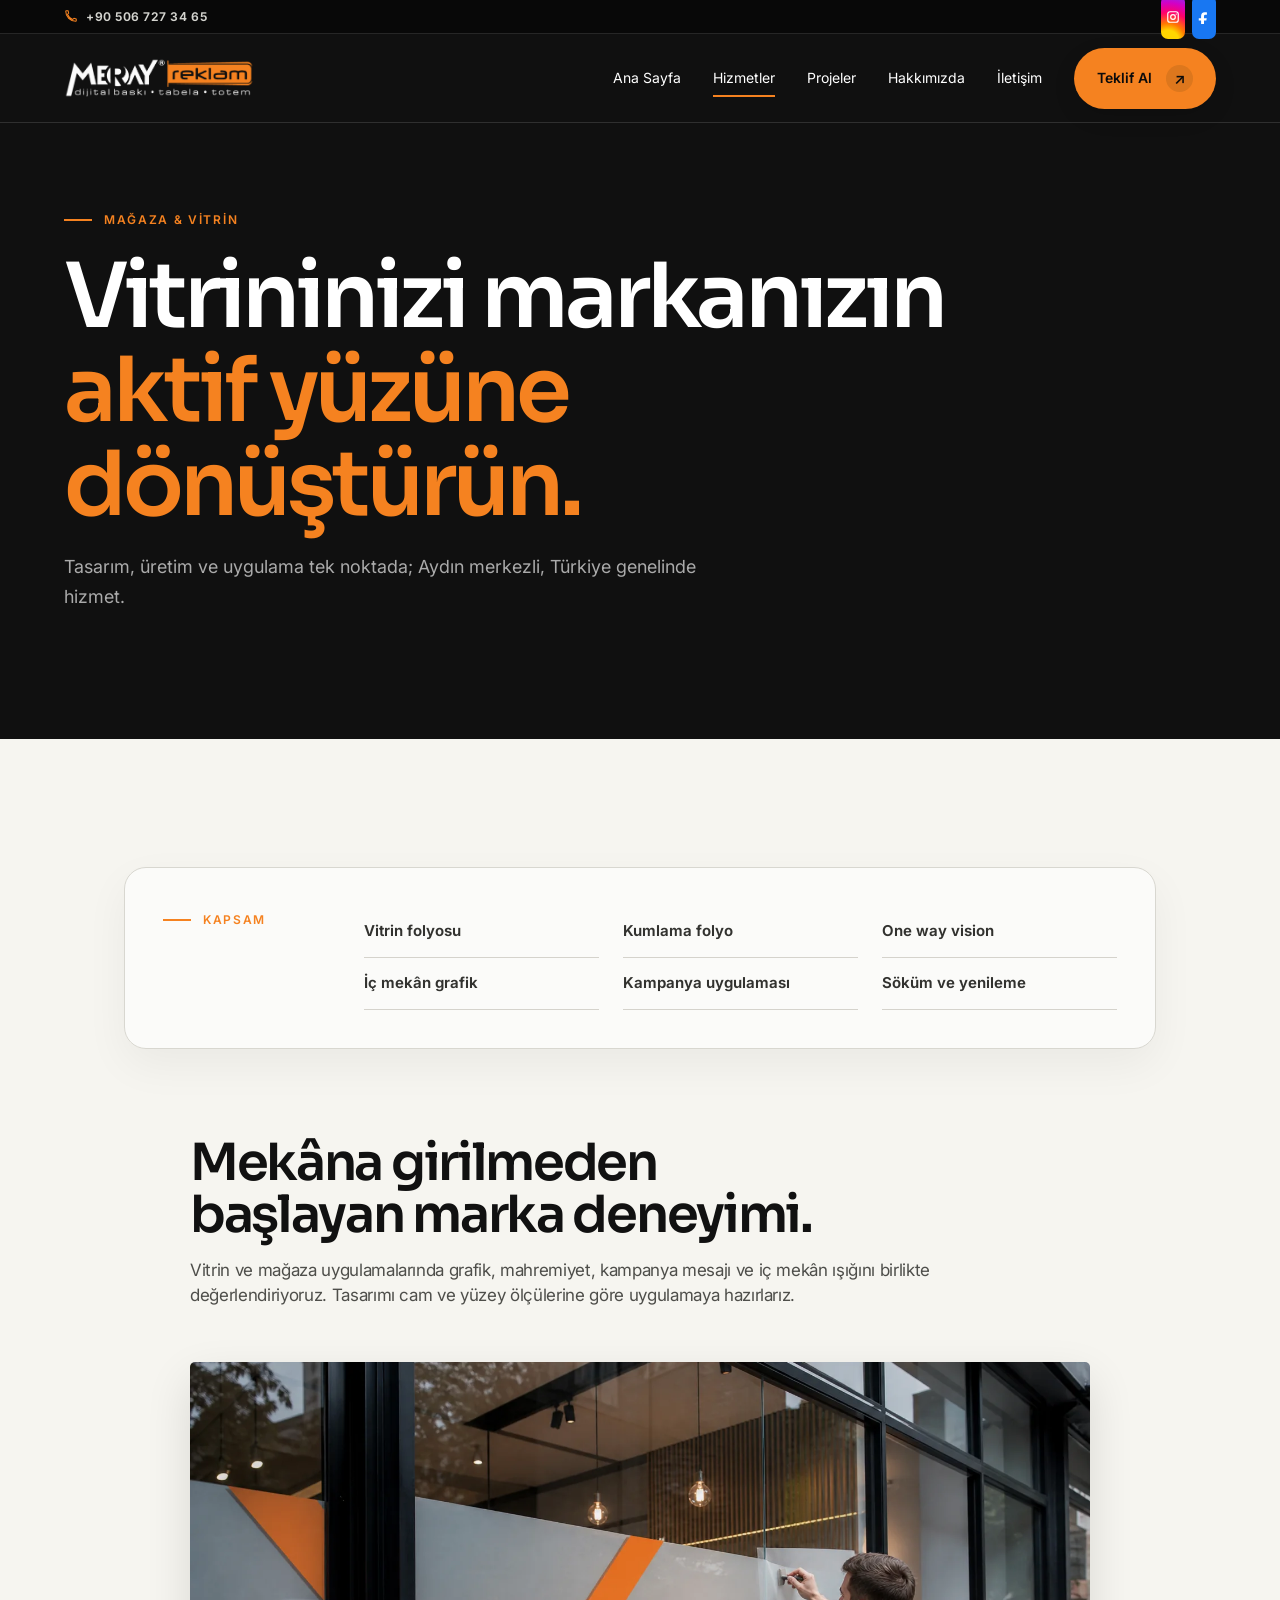
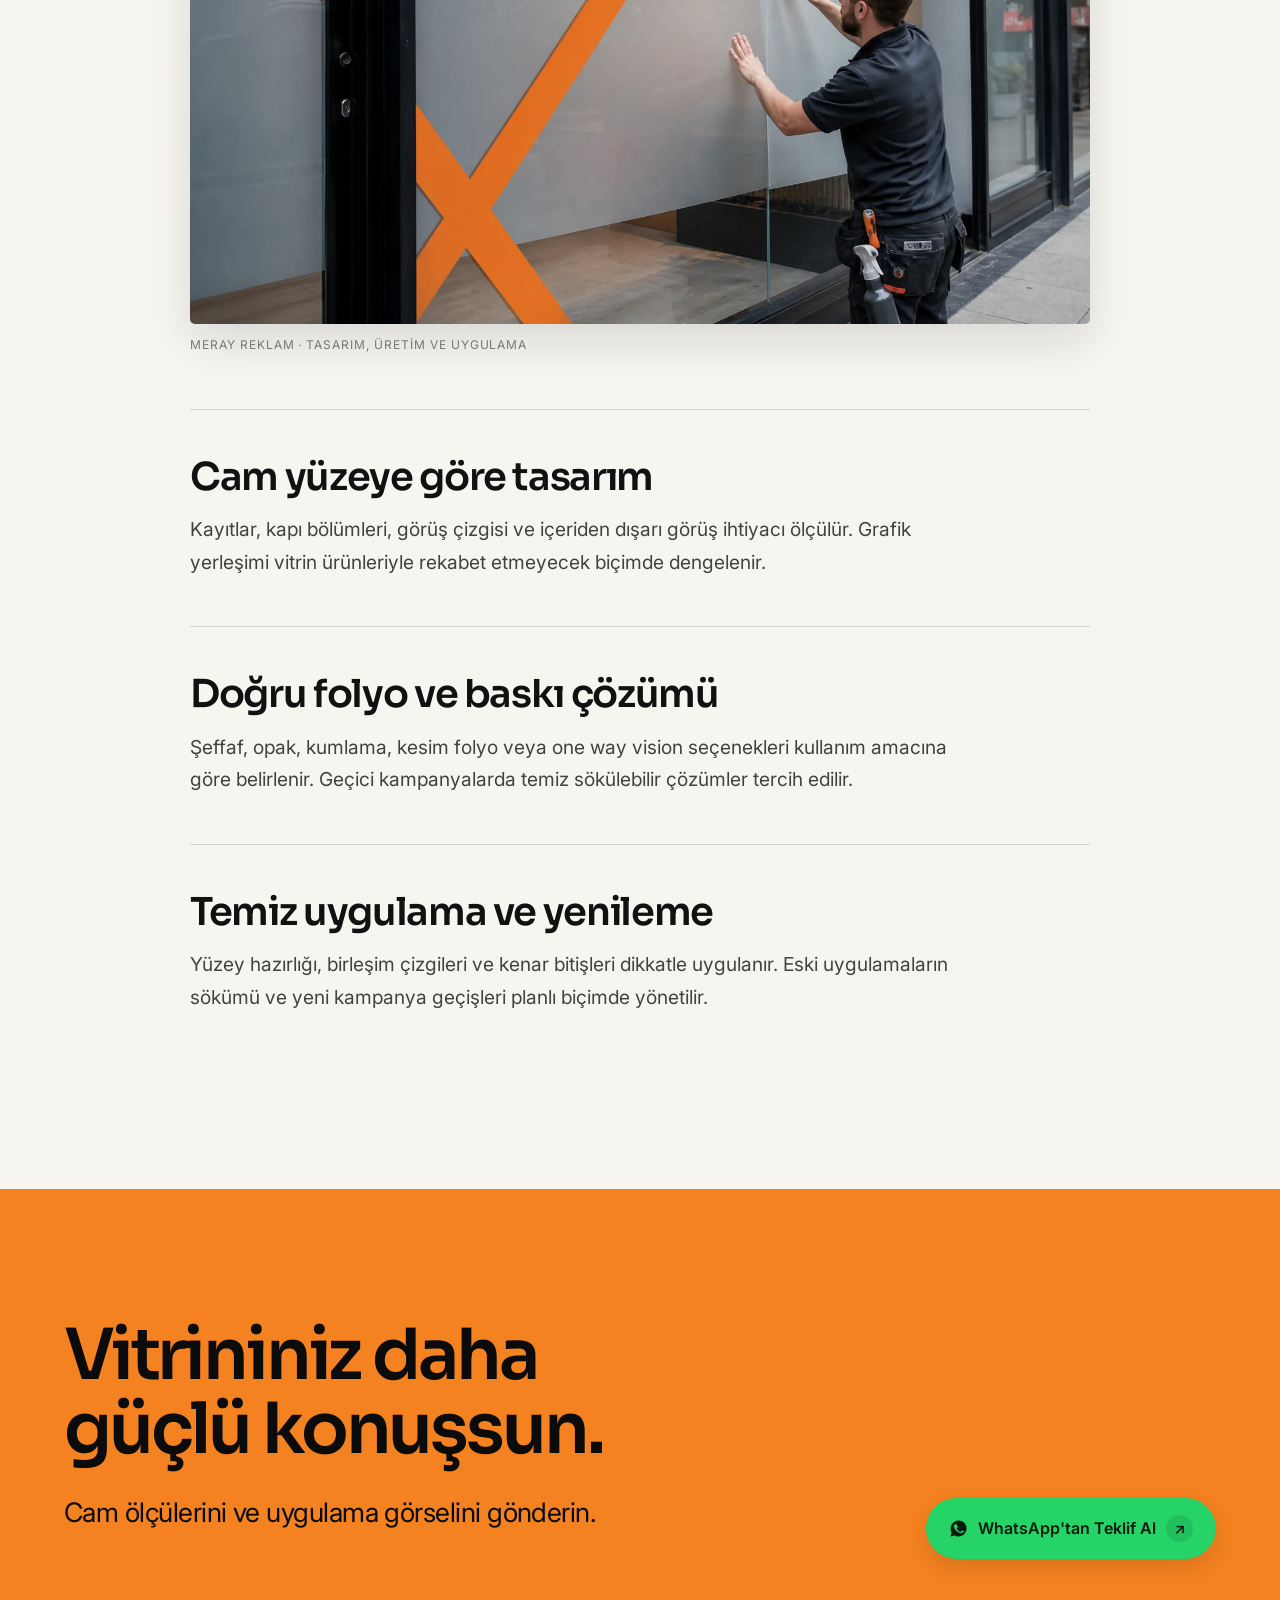
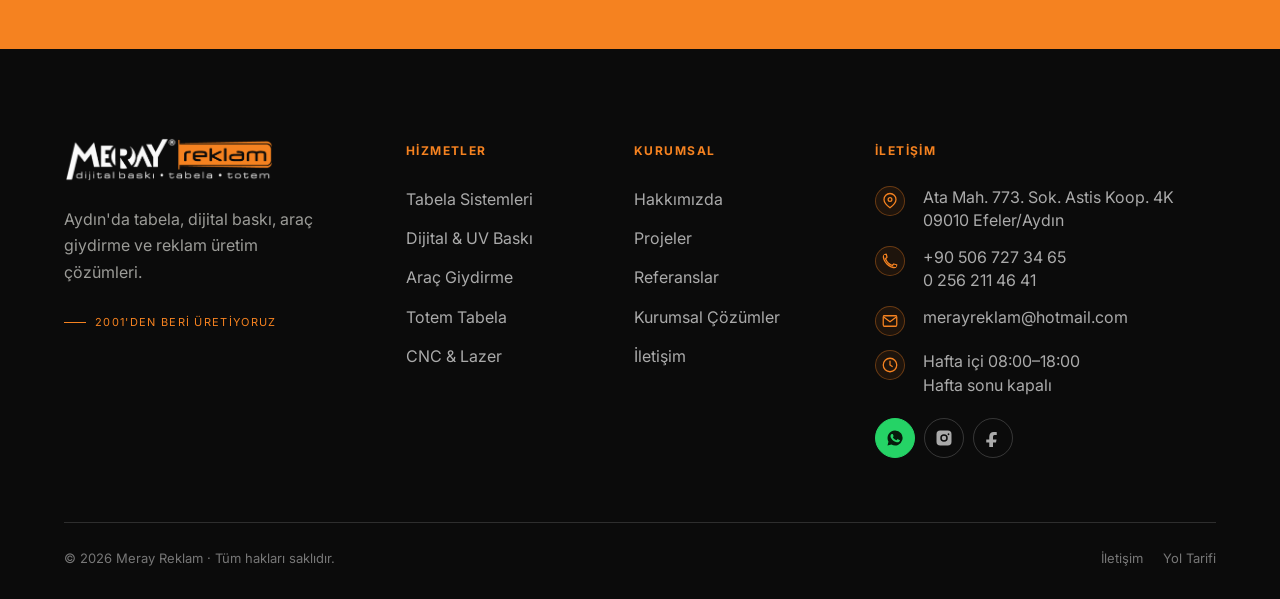
<file: magaza-vitrin-giydirme.html>
<!doctype html><html lang="tr"><head><meta charset="utf-8"><meta name="viewport" content="width=device-width,initial-scale=1"><meta name="robots" content="index,follow,max-image-preview:large"><meta name="theme-color" content="#111111"><meta property="og:type" content="website"><meta property="og:locale" content="tr_TR"><meta property="og:site_name" content="Meray Reklam"><title>Mağaza ve Vitrin Giydirme | Meray Reklam</title><meta name="description" content="Mağaza ve Vitrin Giydirme hizmetinde keşif, tasarım, kendi bünyemizde üretim ve profesyonel montaj. Meray Reklam, Aydın ve tüm Türkiye."><link rel="canonical" href="https://www.merayreklam.com/magaza-vitrin-giydirme"><meta property="og:title" content="Mağaza ve Vitrin Giydirme | Meray Reklam"><meta property="og:description" content="Mağaza ve Vitrin Giydirme hizmetinde keşif, tasarım, kendi bünyemizde üretim ve profesyonel montaj. Meray Reklam, Aydın ve tüm Türkiye."><meta property="og:image" content="assets/images/service-vitrin-v2.webp"><meta name="twitter:card" content="summary_large_image"><link rel="icon" href="favicon.ico" sizes="any"><link rel="icon" type="image/png" sizes="32x32" href="favicon-32x32.png"><link rel="apple-touch-icon" href="apple-touch-icon.png"><link rel="preconnect" href="https://fonts.googleapis.com"><link rel="preconnect" href="https://fonts.gstatic.com" crossorigin><link href="https://fonts.googleapis.com/css2?family=Inter:wght@400;500;600&family=Sora:wght@500;600;700&display=swap" rel="stylesheet"><link rel="stylesheet" href="css/style.css"><link rel="stylesheet" href="css/responsive.css"><link rel="stylesheet" href="css/animations.css"><link rel="stylesheet" href="css/footer.css"><link rel="stylesheet" href="css/brand.css"><link rel="stylesheet" href="css/ui-polish.css"><link rel="stylesheet" href="css/layout-refinements.css"><script type="application/ld+json">{"@context":"https://schema.org","@graph":[{"@type":["LocalBusiness","ProfessionalService"],"@id":"#meray-reklam","name":"Meray Reklam","legalName":"Meray Reklam","foundingDate":"2001","telephone":"+905067273465","email":"merayreklam@hotmail.com","hasMap":"https://maps.app.goo.gl/nVN23uZ2cdJMD6un9","address":{"@type":"PostalAddress","streetAddress":"Ata Mahallesi, 773. Sokak, Astis Kooperatifi 4K","postalCode":"09010","addressLocality":"Efeler","addressRegion":"Aydın","addressCountry":"TR"},"openingHoursSpecification":[{"@type":"OpeningHoursSpecification","dayOfWeek":["Monday","Tuesday","Wednesday","Thursday","Friday"],"opens":"08:00","closes":"18:00"}],"areaServed":["Efeler","Kuşadası","Söke","Nazilli","Didim","İncirliova","Germencik","Muğla","Türkiye"],"sameAs":["https://www.instagram.com/merayreklam/","https://www.facebook.com/merayreklam"]},{"@type":"Service","name":"Vitrininizi markanızın aktif yüzüne dönüştürün.","description":"Mağaza ve Vitrin Giydirme hizmetinde keşif, tasarım, kendi bünyemizde üretim ve profesyonel montaj. Meray Reklam, Aydın ve tüm Türkiye.","inLanguage":"tr-TR","publisher":{"@id":"#meray-reklam"},"provider":{"@id":"#meray-reklam"},"areaServed":["Aydın","Ege Bölgesi","Türkiye"]}]}</script></head><body><a class="skip" href="#main">İçeriğe geç</a><div class="site-topbar"><div class="shell topbar-inner"><a class="topbar-phone" href="tel:+905067273465" aria-label="Meray Reklam telefon: +90 506 727 34 65"><svg viewBox="0 0 24 24" aria-hidden="true"><path d="M7 3H4a1 1 0 0 0-1 1c0 9.4 7.6 17 17 17a1 1 0 0 0 1-1v-3l-4-1-2 2c-4-1.5-7.5-5-9-9l2-2-1-4Z"/></svg><span>+90 506 727 34 65</span></a><div class="topbar-socials" aria-label="Sosyal medya hesapları"><a class="topbar-social topbar-instagram" href="https://www.instagram.com/merayreklam/" target="_blank" rel="noopener" aria-label="Instagram"><svg viewBox="0 0 24 24" aria-hidden="true"><path d="M7 2h10a5 5 0 0 1 5 5v10a5 5 0 0 1-5 5H7a5 5 0 0 1-5-5V7a5 5 0 0 1 5-5Zm0 2a3 3 0 0 0-3 3v10a3 3 0 0 0 3 3h10a3 3 0 0 0 3-3V7a3 3 0 0 0-3-3H7Zm5 3a5 5 0 1 1 0 10 5 5 0 0 1 0-10Zm0 2a3 3 0 1 0 0 6 3 3 0 0 0 0-6Zm5.5-3.2a1.2 1.2 0 1 1 0 2.4 1.2 1.2 0 0 1 0-2.4Z"/></svg></a><a class="topbar-social topbar-facebook" href="https://www.facebook.com/merayreklam" target="_blank" rel="noopener" aria-label="Facebook"><svg viewBox="0 0 24 24" aria-hidden="true"><path d="M14 8h3V4.2c-.5-.1-2.2-.2-4-.2-3.8 0-6 2.3-6 6.4V14H3v4h4v6h5v-6h4l.7-4H12v-3.2C12 9.6 12.4 8 14 8Z"/></svg></a></div></div></div><header class="site-header scrolled"><div class="shell nav"><a class="brand brand-logo" href="/" aria-label="Meray Reklam ana sayfa"><img src="assets/logos/meray-reklam-logo-orange.png" alt="Meray Reklam" width="866" height="186" decoding="async"></a><nav class="nav-links"><a href="/">Ana Sayfa</a><a class="active" href="/#hizmetler">Hizmetler</a><a href="/projeler">Projeler</a><a href="/hakkimizda">Hakkımızda</a><a href="/iletisim">İletişim</a><a class="btn btn-primary" href="/iletisim">Teklif Al <span class="btn-arrow" aria-hidden="true">↗</span></a></nav><button class="menu-toggle" aria-label="Menüyü aç" aria-expanded="false"><svg viewBox="0 0 24 24" aria-hidden="true"><path class="menu-line" d="M5 8h14"/><path class="menu-line" d="M5 16h14"/></svg></button></div></header><main id="main"><section class="page-hero service-page-hero"><div class="shell"><span class="label">Mağaza & vitrin</span><h1 class="display display-xl">Vitrininizi markanızın<br><span class="orange">aktif yüzüne dönüştürün.</span></h1><p>Tasarım, üretim ve uygulama tek noktada; Aydın merkezli, Türkiye genelinde hizmet.</p></div></section><section class="section"><div class="shell content-grid service-content"><aside class="sidebar reveal"><span class="label">Kapsam</span><div class="service-scope"><span>Vitrin folyosu</span><span>Kumlama folyo</span><span>One way vision</span><span>İç mekân grafik</span><span>Kampanya uygulaması</span><span>Söküm ve yenileme</span></div></aside><article class="prose"><header class="service-intro reveal"><h2>Mekâna girilmeden başlayan marka deneyimi.</h2><p class="lead">Vitrin ve mağaza uygulamalarında grafik, mahremiyet, kampanya mesajı ve iç mekân ışığını birlikte değerlendiriyoruz. Tasarımı cam ve yüzey ölçülerine göre uygulamaya hazırlarız.</p></header><figure class="service-visual reveal"><img src="assets/images/service-vitrin-v2.webp" alt="Turuncu grafiklerle modern mağaza vitrin giydirme uygulaması" width="1536" height="1024" loading="lazy" decoding="async"><figcaption>Meray Reklam · Tasarım, üretim ve uygulama</figcaption></figure><section class="service-copy-block"><h2>Cam yüzeye göre tasarım</h2><p>Kayıtlar, kapı bölümleri, görüş çizgisi ve içeriden dışarı görüş ihtiyacı ölçülür. Grafik yerleşimi vitrin ürünleriyle rekabet etmeyecek biçimde dengelenir.</p></section><section class="service-copy-block"><h2>Doğru folyo ve baskı çözümü</h2><p>Şeffaf, opak, kumlama, kesim folyo veya one way vision seçenekleri kullanım amacına göre belirlenir. Geçici kampanyalarda temiz sökülebilir çözümler tercih edilir.</p></section><section class="service-copy-block"><h2>Temiz uygulama ve yenileme</h2><p>Yüzey hazırlığı, birleşim çizgileri ve kenar bitişleri dikkatle uygulanır. Eski uygulamaların sökümü ve yeni kampanya geçişleri planlı biçimde yönetilir.</p></section></article></div></section><section class="section cta"><div class="shell cta-inner"><div><span class="label">Yeni proje</span><h2 class="display">Vitrininiz daha güçlü konuşsun.</h2><p class="lead">Cam ölçülerini ve uygulama görselini gönderin.</p></div><a class="btn btn-whatsapp" href="https://wa.me/905067273465?text=Merhaba%20Meray%20Reklam%2C%20Ma%C4%9Faza%20ve%20Vitrin%20Giydirme%20hakk%C4%B1nda%20teklif%20almak%20istiyorum." target="_blank" rel="noopener"><svg class="btn-icon" viewBox="0 0 24 24" aria-hidden="true"><path d="M12 2a10 10 0 0 0-8.7 14.9L2 22l5.2-1.3A10 10 0 1 0 12 2Zm5.8 14.2c-.2.7-1.2 1.3-2 1.5-.5.1-1.2.2-3.5-.7-2.9-1.2-4.8-4.2-4.9-4.4-.1-.2-1.2-1.6-1.2-3.1 0-1.5.8-2.3 1.1-2.6.3-.3.7-.4 1-.4h.7c.2 0 .5-.1.8.6.3.7 1 2.4 1.1 2.6.1.2.2.4 0 .7-.1.2-.2.4-.4.6l-.6.6c-.2.2-.4.4-.2.8.2.4.8 1.4 1.8 2.2 1.2 1.1 2.3 1.4 2.7 1.6.3.2.6.1.8-.1.2-.3.9-1.1 1.1-1.5.2-.4.5-.3.8-.2.3.1 2 .9 2.3 1.1.3.2.6.2.6.4 0 .2 0 .8-.2 1.3Z"/></svg>WhatsApp'tan Teklif Al <span class="btn-arrow" aria-hidden="true">↗</span></a></div></section></main><footer class="site-footer"><div class="shell"><div class="footer-grid">
<div class="footer-brand"><a class="brand brand-logo" href="/" aria-label="Meray Reklam ana sayfa"><img src="assets/logos/meray-reklam-logo-orange.png" alt="Meray Reklam" width="866" height="186" decoding="async"></a><p>Aydın'da tabela, dijital baskı, araç giydirme ve reklam üretim çözümleri.</p><span class="footer-kicker">2001'den beri üretiyoruz</span></div>
<div class="footer-col"><h3>Hizmetler</h3><div class="footer-links"><a href="/aydin-tabela">Tabela Sistemleri</a><a href="/aydin-dijital-baski">Dijital & UV Baskı</a><a href="/aydin-arac-giydirme">Araç Giydirme</a><a href="/aydin-totem-tabela">Totem Tabela</a><a href="/aydin-cnc-kesim">CNC & Lazer</a></div></div>
<div class="footer-col"><h3>Kurumsal</h3><div class="footer-links"><a href="/hakkimizda">Hakkımızda</a><a href="/projeler">Projeler</a><a href="/projeler#referanslar">Referanslar</a><a href="/kurumsal-cozumler">Kurumsal Çözümler</a><a href="/iletisim">İletişim</a></div></div>
<div class="footer-col"><h3>İletişim</h3><div class="footer-contact">
<a class="footer-contact-item" href="https://maps.app.goo.gl/nVN23uZ2cdJMD6un9" target="_blank" rel="noopener"><svg class="footer-icon" viewBox="0 0 24 24" aria-hidden="true"><path d="M20 10c0 5-8 11-8 11S4 15 4 10a8 8 0 1 1 16 0Z"/><circle cx="12" cy="10" r="2.5"/></svg><span>Ata Mah. 773. Sok. Astis Koop. 4K<br>09010 Efeler/Aydın</span></a>
<a class="footer-contact-item" href="tel:+905067273465"><svg class="footer-icon" viewBox="0 0 24 24" aria-hidden="true"><path d="M7 3H4a1 1 0 0 0-1 1c0 9.4 7.6 17 17 17a1 1 0 0 0 1-1v-3l-4-1-2 2c-4-1.5-7.5-5-9-9l2-2-1-4Z"/></svg><span>+90 506 727 34 65<br>0 256 211 46 41</span></a>
<a class="footer-contact-item" href="mailto:merayreklam@hotmail.com"><svg class="footer-icon" viewBox="0 0 24 24" aria-hidden="true"><rect x="3" y="5" width="18" height="14" rx="1"/><path d="m4 7 8 6 8-6"/></svg><span>merayreklam@hotmail.com</span></a>
<div class="footer-contact-item"><svg class="footer-icon" viewBox="0 0 24 24" aria-hidden="true"><circle cx="12" cy="12" r="9"/><path d="M12 7v5l3 2"/></svg><span>Hafta içi 08:00–18:00<br>Hafta sonu kapalı</span></div>
</div><div class="footer-socials"><a href="https://wa.me/905067273465" aria-label="WhatsApp" target="_blank" rel="noopener"><svg viewBox="0 0 24 24"><path d="M12 2a10 10 0 0 0-8.7 14.9L2 22l5.2-1.3A10 10 0 1 0 12 2Zm5.8 14.2c-.2.7-1.2 1.3-2 1.5-.5.1-1.2.2-3.5-.7-3-1.2-5-4.3-5.1-4.5-.1-.2-1.2-1.6-1.2-3 0-1.5.8-2.2 1.1-2.5.3-.3.6-.4.9-.4h.6c.2 0 .4 0 .6.5l.8 2c.1.3.1.5 0 .7l-.5.7c-.2.2-.4.4-.2.7.2.3.8 1.3 1.8 2.1 1.2 1.1 2.2 1.4 2.5 1.6.3.1.5.1.7-.1l.9-1.1c.2-.3.4-.3.7-.2l2.1 1c.3.1.5.2.5.4.1.1.1.7-.1 1.3Z"/></svg></a><a href="https://www.instagram.com/merayreklam/" aria-label="Instagram" target="_blank" rel="noopener"><svg viewBox="0 0 24 24"><path d="M7 2h10a5 5 0 0 1 5 5v10a5 5 0 0 1-5 5H7a5 5 0 0 1-5-5V7a5 5 0 0 1 5-5Zm5 5a5 5 0 1 0 0 10 5 5 0 0 0 0-10Zm6-1.2a1.2 1.2 0 1 0 0 2.4 1.2 1.2 0 0 0 0-2.4ZM12 9a3 3 0 1 1 0 6 3 3 0 0 1 0-6Z"/></svg></a><a href="https://www.facebook.com/merayreklam" aria-label="Facebook" target="_blank" rel="noopener"><svg viewBox="0 0 24 24"><path d="M14 8h3V4.2c-.5-.1-2.2-.2-4-.2-3.8 0-6 2.3-6 6.4V14H3v4h4v6h5v-6h4l.7-4H12v-3.2C12 9.6 12.4 8 14 8Z"/></svg></a></div></div>
</div><div class="footer-bottom"><span>© 2026 Meray Reklam · Tüm hakları saklıdır.</span><div class="footer-legal"><a href="/iletisim">İletişim</a><a href="https://maps.app.goo.gl/nVN23uZ2cdJMD6un9" target="_blank" rel="noopener">Yol Tarifi</a></div></div></div></footer><div class="mobile-actions"><a class="mobile-call" href="tel:+905067273465"><svg class="action-icon" viewBox="0 0 24 24" aria-hidden="true"><path d="M7 3H4a1 1 0 0 0-1 1c0 9.4 7.6 17 17 17a1 1 0 0 0 1-1v-3l-4-1-2 2c-4-1.5-7.5-5-9-9l2-2-1-4Z"/></svg><span>Ara</span></a><a class="mobile-whatsapp" href="https://wa.me/905067273465" target="_blank" rel="noopener"><svg class="action-icon" viewBox="0 0 24 24" aria-hidden="true"><path d="M12 2a10 10 0 0 0-8.7 14.9L2 22l5.2-1.3A10 10 0 1 0 12 2Zm5.8 14.2c-.2.7-1.2 1.3-2 1.5-.5.1-1.2.2-3.5-.7-3-1.2-5-4.3-5.1-4.5-.1-.2-1.2-1.6-1.2-3 0-1.5.8-2.2 1.1-2.5.3-.3.6-.4.9-.4h.6c.2 0 .4 0 .6.5l.8 2c.1.3.1.5 0 .7l-.5.7c-.2.2-.4.4-.2.7.2.3.8 1.3 1.8 2.1 1.2 1.1 2.2 1.4 2.5 1.6.3.1.5.1.7-.1l.9-1.1c.2-.3.4-.3.7-.2l2.1 1c.3.1.5.2.5.4.1.1.1.7-.1 1.3Z"/></svg><span>WhatsApp</span></a></div><script defer src="js/main.js"></script></body></html>
</file>
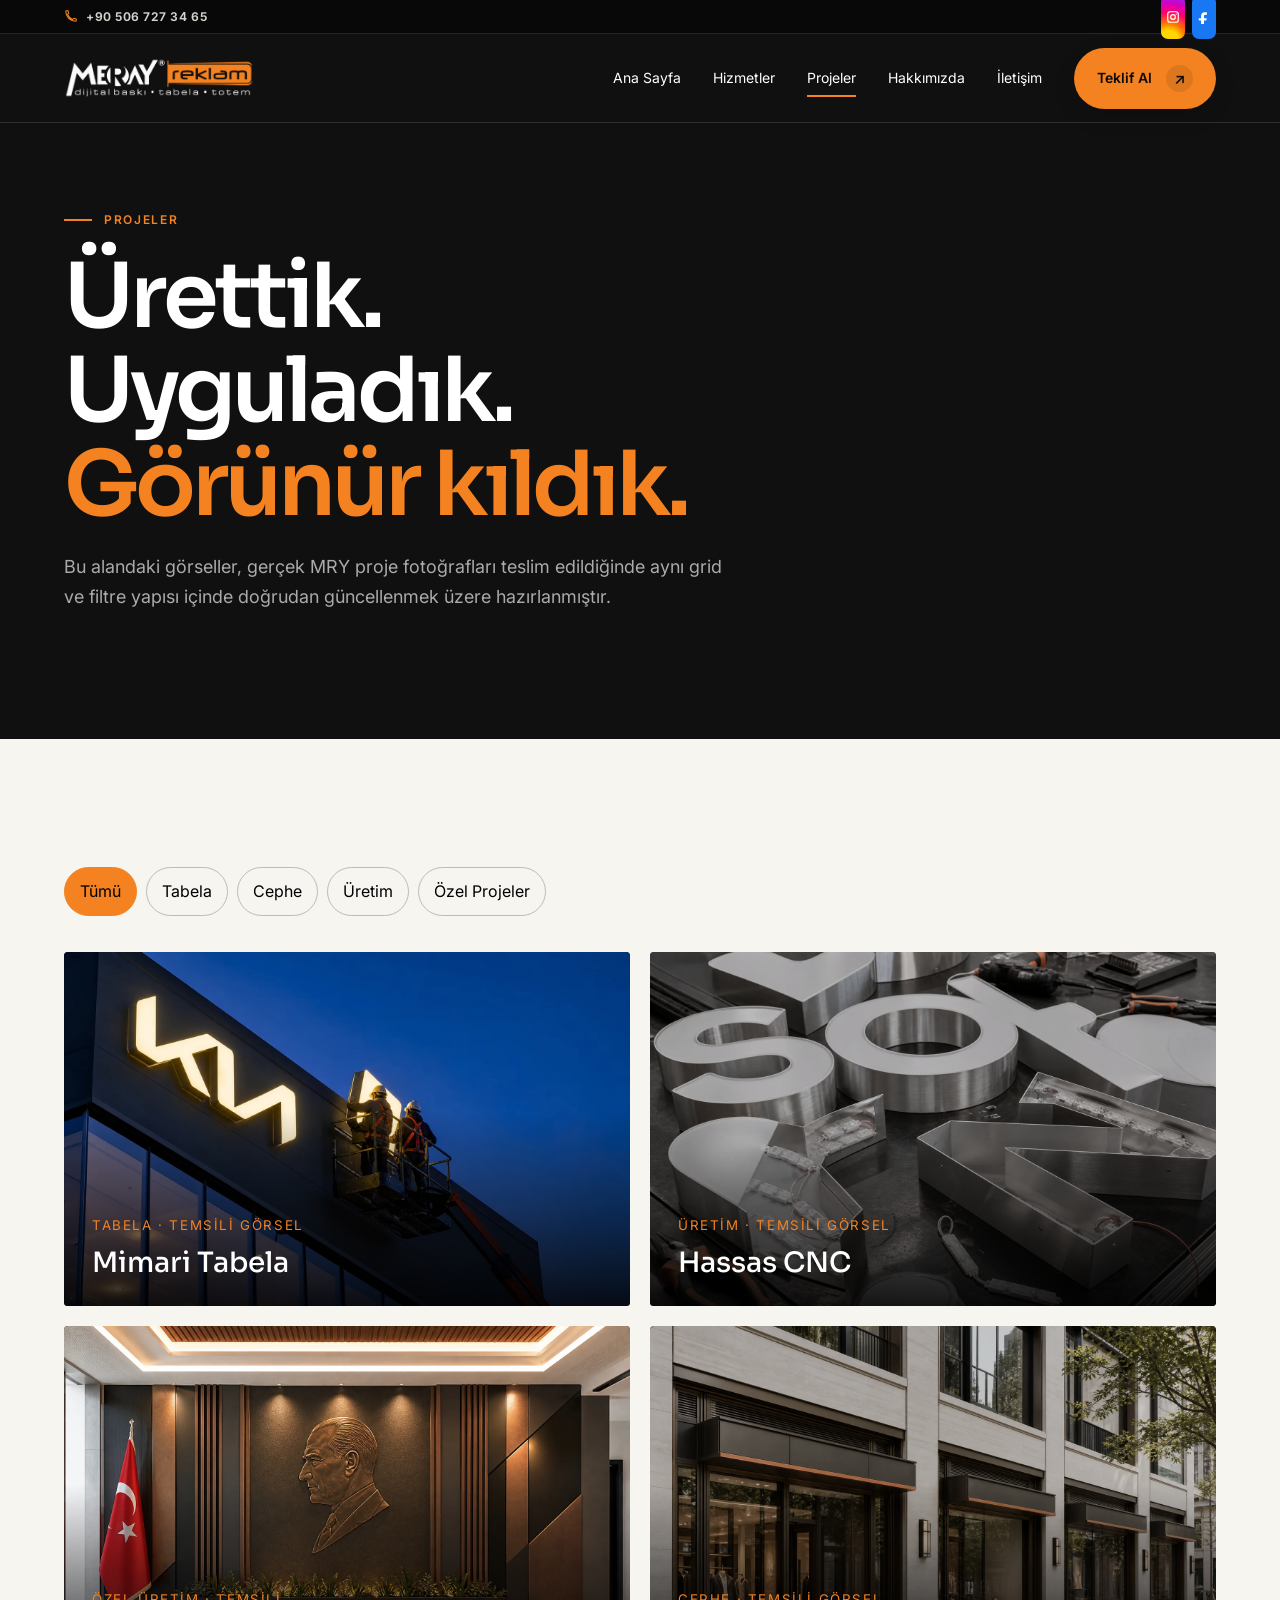
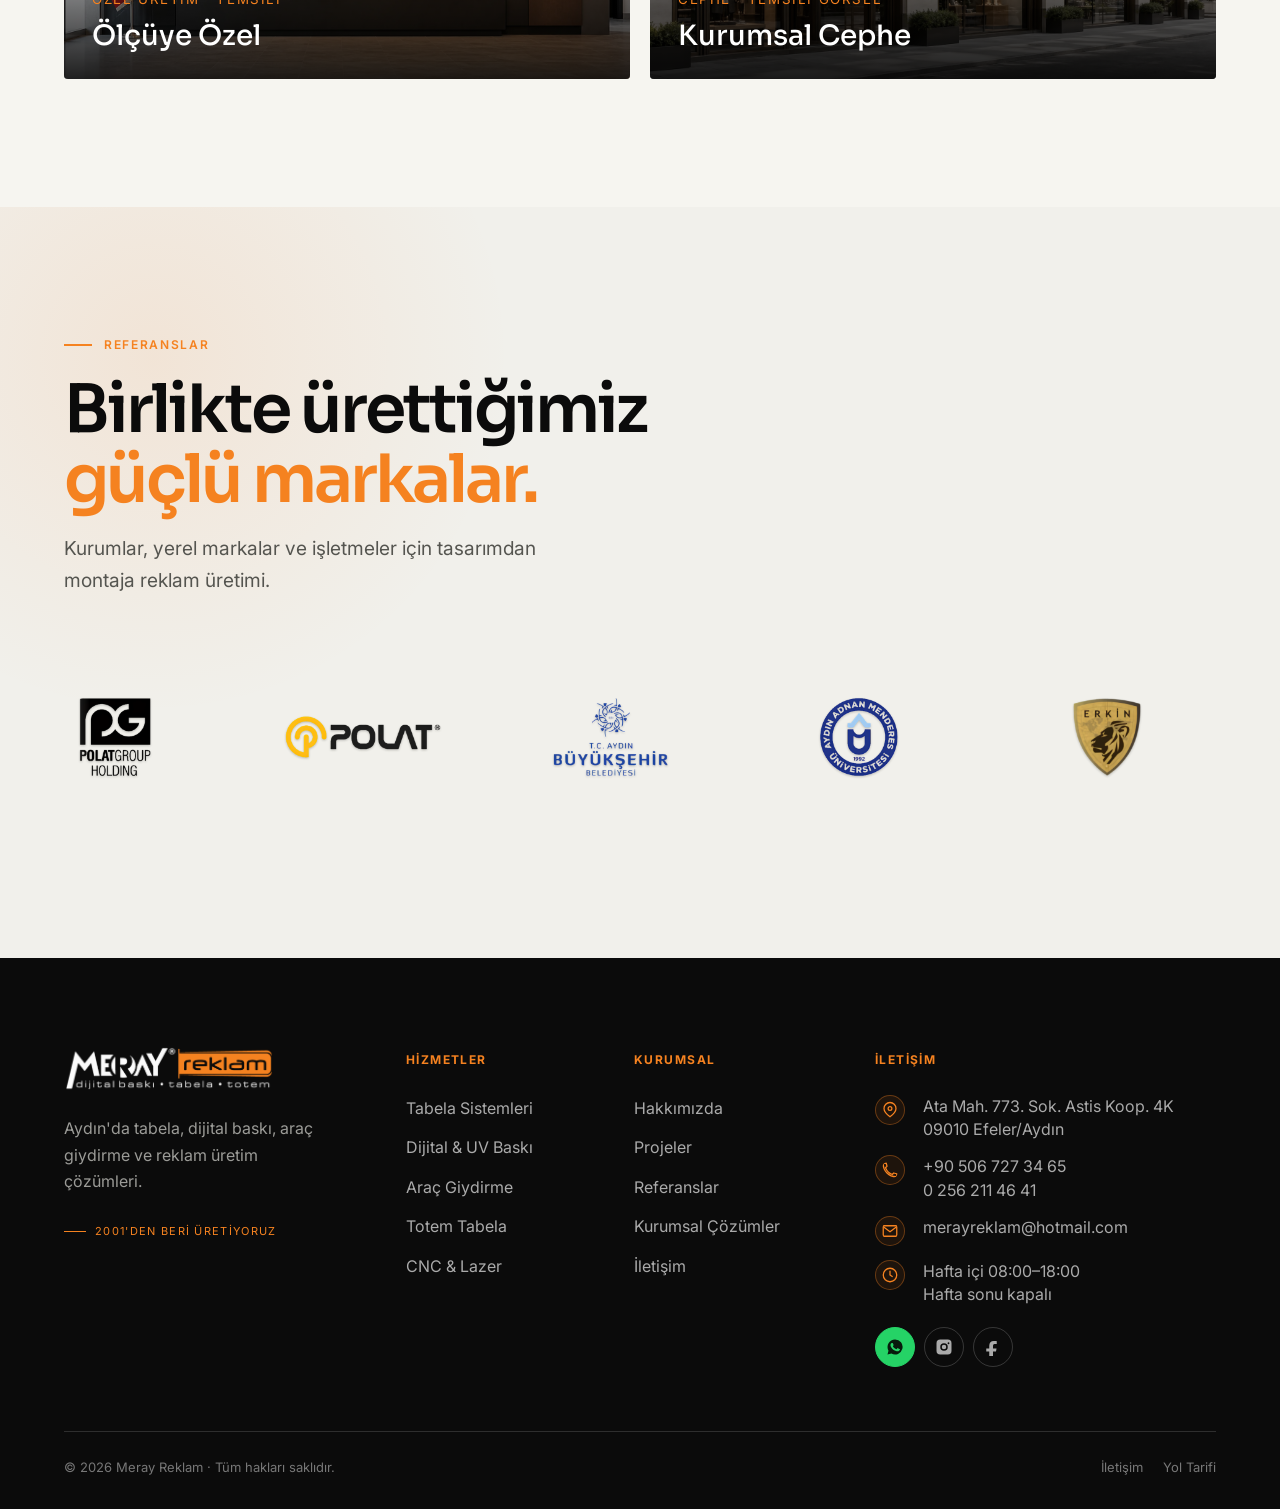
<file: projeler.html>
<!doctype html><html lang="tr"><head><meta charset="utf-8"><meta name="viewport" content="width=device-width,initial-scale=1"><meta name="robots" content="index,follow,max-image-preview:large"><meta name="theme-color" content="#111111"><meta property="og:type" content="website"><meta property="og:locale" content="tr_TR"><meta property="og:site_name" content="Meray Reklam"><title>Projeler | Tabela, Cephe ve Reklam Uygulamaları | Meray Reklam</title><meta name="description" content="Meray Reklam'ın tabela, cephe, CNC üretim ve özel reklam uygulamalarından seçilmiş proje yaklaşımını inceleyin."><link rel="canonical" href="https://www.merayreklam.com/projeler"><meta property="og:title" content="Projeler | Meray Reklam"><meta property="og:description" content="Ürettik. Uyguladık. Görünür kıldık."><meta property="og:image" content="assets/images/meray-reklam-mimari-tabela-hero.webp"><meta name="twitter:card" content="summary_large_image"><link rel="icon" href="favicon.ico" sizes="any"><link rel="icon" type="image/png" sizes="32x32" href="favicon-32x32.png"><link rel="apple-touch-icon" href="apple-touch-icon.png"><link rel="preconnect" href="https://fonts.googleapis.com"><link rel="preconnect" href="https://fonts.gstatic.com" crossorigin><link href="https://fonts.googleapis.com/css2?family=Inter:wght@400;500;600&family=Sora:wght@500;600;700&display=swap" rel="stylesheet"><link rel="stylesheet" href="css/style.css"><link rel="stylesheet" href="css/responsive.css"><link rel="stylesheet" href="css/animations.css"><link rel="stylesheet" href="css/footer.css"><link rel="stylesheet" href="css/brand.css"><link rel="stylesheet" href="css/ui-polish.css"><link rel="stylesheet" href="css/layout-refinements.css"><link rel="stylesheet" href="css/references.css"><script type="application/ld+json">{"@context":"https://schema.org","@graph":[{"@type":["LocalBusiness","ProfessionalService"],"@id":"#meray-reklam","name":"Meray Reklam","legalName":"Meray Reklam","foundingDate":"2001","telephone":"+905067273465","email":"merayreklam@hotmail.com","hasMap":"https://maps.app.goo.gl/nVN23uZ2cdJMD6un9","address":{"@type":"PostalAddress","streetAddress":"Ata Mahallesi, 773. Sokak, Astis Kooperatifi 4K","postalCode":"09010","addressLocality":"Efeler","addressRegion":"Aydın","addressCountry":"TR"},"openingHoursSpecification":[{"@type":"OpeningHoursSpecification","dayOfWeek":["Monday","Tuesday","Wednesday","Thursday","Friday"],"opens":"08:00","closes":"18:00"}],"areaServed":["Efeler","Kuşadası","Söke","Nazilli","Didim","İncirliova","Germencik","Muğla","Türkiye"],"sameAs":["https://www.instagram.com/merayreklam/","https://www.facebook.com/merayreklam"]},{"@type":"CollectionPage","name":"Ürettik. Uyguladık. Görünür kıldık.","description":"Meray Reklam'ın tabela, cephe, CNC üretim ve özel reklam uygulamalarından seçilmiş proje yaklaşımını inceleyin.","inLanguage":"tr-TR","publisher":{"@id":"#meray-reklam"}}]}</script></head><body><div class="site-topbar"><div class="shell topbar-inner"><a class="topbar-phone" href="tel:+905067273465" aria-label="Meray Reklam telefon: +90 506 727 34 65"><svg viewBox="0 0 24 24" aria-hidden="true"><path d="M7 3H4a1 1 0 0 0-1 1c0 9.4 7.6 17 17 17a1 1 0 0 0 1-1v-3l-4-1-2 2c-4-1.5-7.5-5-9-9l2-2-1-4Z"/></svg><span>+90 506 727 34 65</span></a><div class="topbar-socials" aria-label="Sosyal medya hesapları"><a class="topbar-social topbar-instagram" href="https://www.instagram.com/merayreklam/" target="_blank" rel="noopener" aria-label="Instagram"><svg viewBox="0 0 24 24" aria-hidden="true"><path d="M7 2h10a5 5 0 0 1 5 5v10a5 5 0 0 1-5 5H7a5 5 0 0 1-5-5V7a5 5 0 0 1 5-5Zm0 2a3 3 0 0 0-3 3v10a3 3 0 0 0 3 3h10a3 3 0 0 0 3-3V7a3 3 0 0 0-3-3H7Zm5 3a5 5 0 1 1 0 10 5 5 0 0 1 0-10Zm0 2a3 3 0 1 0 0 6 3 3 0 0 0 0-6Zm5.5-3.2a1.2 1.2 0 1 1 0 2.4 1.2 1.2 0 0 1 0-2.4Z"/></svg></a><a class="topbar-social topbar-facebook" href="https://www.facebook.com/merayreklam" target="_blank" rel="noopener" aria-label="Facebook"><svg viewBox="0 0 24 24" aria-hidden="true"><path d="M14 8h3V4.2c-.5-.1-2.2-.2-4-.2-3.8 0-6 2.3-6 6.4V14H3v4h4v6h5v-6h4l.7-4H12v-3.2C12 9.6 12.4 8 14 8Z"/></svg></a></div></div></div><header class="site-header scrolled"><div class="shell nav"><a class="brand brand-logo" href="/" aria-label="Meray Reklam ana sayfa"><img src="assets/logos/meray-reklam-logo-orange.png" alt="Meray Reklam" width="866" height="186" decoding="async"></a><nav class="nav-links"><a href="/">Ana Sayfa</a><a href="/#hizmetler">Hizmetler</a><a class="active" href="/projeler">Projeler</a><a href="/hakkimizda">Hakkımızda</a><a href="/iletisim">İletişim</a><a class="btn btn-primary" href="/iletisim">Teklif Al <span class="btn-arrow" aria-hidden="true">↗</span></a></nav><button class="menu-toggle" aria-label="Menüyü aç" aria-expanded="false"><svg viewBox="0 0 24 24" aria-hidden="true"><path class="menu-line" d="M5 8h14"/><path class="menu-line" d="M5 16h14"/></svg></button></div></header><main><section class="page-hero"><div class="shell"><span class="label">Projeler</span><h1 class="display display-xl">Ürettik.<br>Uyguladık.<br><span class="orange">Görünür kıldık.</span></h1><p>Bu alandaki görseller, gerçek MRY proje fotoğrafları teslim edildiğinde aynı grid ve filtre yapısı içinde doğrudan güncellenmek üzere hazırlanmıştır.</p></div></section><section class="section"><div class="shell"><div class="filters" aria-label="Proje filtreleri"><button class="filter active" data-filter="all">Tümü</button><button class="filter" data-filter="tabela">Tabela</button><button class="filter" data-filter="cephe">Cephe</button><button class="filter" data-filter="uretim">Üretim</button><button class="filter" data-filter="ozel">Özel Projeler</button></div><div class="project-grid"><article class="project-card" data-category="tabela"><img src="assets/images/projects-tabela-install-v2.webp" alt="Ticari cephede profesyonel kutu harf tabela montajı" width="1536" height="1024" decoding="async" loading="lazy"><div class="project-info"><small>Tabela · Temsili Görsel</small><h3>Mimari Tabela</h3></div></article><article class="project-card" data-category="uretim"><img src="assets/images/projects-led-assembly-v2.webp" alt="Atölyede LED tabela harfi montajı" width="1536" height="1024" decoding="async" loading="lazy"><div class="project-info"><small>Üretim · Temsili Görsel</small><h3>Hassas CNC</h3></div></article><article class="project-card" data-category="ozel"><img src="assets/images/projects-ataturk-corner-v2.webp" alt="Özel üretim modern Atatürk köşesi uygulaması" width="1536" height="1024" decoding="async" loading="lazy"><div class="project-info"><small>Özel Üretim · Temsili</small><h3>Ölçüye Özel</h3></div></article><article class="project-card" data-category="cephe"><img src="assets/images/projects-facade-retail-v2.webp" alt="Gündüz görünümünde kurumsal mağaza cephe uygulaması" width="1536" height="1024" decoding="async" loading="lazy"><div class="project-info"><small>Cephe · Temsili Görsel</small><h3>Kurumsal Cephe</h3></div></article></div></div></section><section class="section references-showcase references-projects" id="referanslar"><div class="shell"><div class="references-head"><div><span class="label">Referanslar</span><h2 class="display">Birlikte ürettiğimiz<br><span class="orange">güçlü markalar.</span></h2><p>Kurumlar, yerel markalar ve işletmeler için tasarımdan montaja reklam üretimi.</p></div></div></div><div class="logo-marquee" role="region" aria-label="Meray Reklam referans logoları"><div class="logo-track"><div class="logo-set"><div class="logo-card"><img src="assets/logos/references/reference-01.png" alt="Polat Group Holding" width="640" height="360" loading="eager" decoding="async" fetchpriority="low"></div><div class="logo-card"><img src="assets/logos/references/reference-02.png" alt="Polat" width="640" height="360" loading="eager" decoding="async" fetchpriority="low"></div><div class="logo-card"><img src="assets/logos/references/reference-03.png" alt="T.C. Aydın Büyükşehir Belediyesi" width="640" height="360" loading="eager" decoding="async" fetchpriority="low"></div><div class="logo-card"><img src="assets/logos/references/reference-04.png" alt="Aydın Adnan Menderes Üniversitesi" width="640" height="360" loading="eager" decoding="async" fetchpriority="low"></div><div class="logo-card"><img src="assets/logos/references/reference-05.png" alt="Erkin" width="640" height="360" loading="eager" decoding="async" fetchpriority="low"></div><div class="logo-card"><img src="assets/logos/references/reference-06.png" alt="Küçükköy Gıda Marketleri" width="640" height="360" loading="eager" decoding="async" fetchpriority="low"></div><div class="logo-card"><img src="assets/logos/references/reference-07.png" alt="T.C. Efeler Belediyesi" width="640" height="360" loading="eager" decoding="async" fetchpriority="low"></div><div class="logo-card"><img src="assets/logos/references/reference-08.png" alt="Tuğba" width="640" height="360" loading="eager" decoding="async" fetchpriority="low"></div><div class="logo-card"><img src="assets/logos/references/reference-09.png" alt="Limit Yayınları" width="640" height="360" loading="eager" decoding="async" fetchpriority="low"></div><div class="logo-card"><img src="assets/logos/references/reference-10.png" alt="ALM Alüminyum Market" width="640" height="360" loading="eager" decoding="async" fetchpriority="low"></div><div class="logo-card"><img src="assets/logos/references/reference-11.png" alt="İngiliz Kültür Yabancı Dil Kursları" width="640" height="360" loading="eager" decoding="async" fetchpriority="low"></div></div><div class="logo-set" aria-hidden="true"><div class="logo-card"><img src="assets/logos/references/reference-01.png" alt="" width="640" height="360" loading="eager" decoding="async" fetchpriority="low"></div><div class="logo-card"><img src="assets/logos/references/reference-02.png" alt="" width="640" height="360" loading="eager" decoding="async" fetchpriority="low"></div><div class="logo-card"><img src="assets/logos/references/reference-03.png" alt="" width="640" height="360" loading="eager" decoding="async" fetchpriority="low"></div><div class="logo-card"><img src="assets/logos/references/reference-04.png" alt="" width="640" height="360" loading="eager" decoding="async" fetchpriority="low"></div><div class="logo-card"><img src="assets/logos/references/reference-05.png" alt="" width="640" height="360" loading="eager" decoding="async" fetchpriority="low"></div><div class="logo-card"><img src="assets/logos/references/reference-06.png" alt="" width="640" height="360" loading="eager" decoding="async" fetchpriority="low"></div><div class="logo-card"><img src="assets/logos/references/reference-07.png" alt="" width="640" height="360" loading="eager" decoding="async" fetchpriority="low"></div><div class="logo-card"><img src="assets/logos/references/reference-08.png" alt="" width="640" height="360" loading="eager" decoding="async" fetchpriority="low"></div><div class="logo-card"><img src="assets/logos/references/reference-09.png" alt="" width="640" height="360" loading="eager" decoding="async" fetchpriority="low"></div><div class="logo-card"><img src="assets/logos/references/reference-10.png" alt="" width="640" height="360" loading="eager" decoding="async" fetchpriority="low"></div><div class="logo-card"><img src="assets/logos/references/reference-11.png" alt="" width="640" height="360" loading="eager" decoding="async" fetchpriority="low"></div></div></div></div></section></main><footer class="site-footer"><div class="shell"><div class="footer-grid">
<div class="footer-brand"><a class="brand brand-logo" href="/" aria-label="Meray Reklam ana sayfa"><img src="assets/logos/meray-reklam-logo-orange.png" alt="Meray Reklam" width="866" height="186" decoding="async"></a><p>Aydın'da tabela, dijital baskı, araç giydirme ve reklam üretim çözümleri.</p><span class="footer-kicker">2001'den beri üretiyoruz</span></div>
<div class="footer-col"><h3>Hizmetler</h3><div class="footer-links"><a href="/aydin-tabela">Tabela Sistemleri</a><a href="/aydin-dijital-baski">Dijital & UV Baskı</a><a href="/aydin-arac-giydirme">Araç Giydirme</a><a href="/aydin-totem-tabela">Totem Tabela</a><a href="/aydin-cnc-kesim">CNC & Lazer</a></div></div>
<div class="footer-col"><h3>Kurumsal</h3><div class="footer-links"><a href="/hakkimizda">Hakkımızda</a><a href="/projeler">Projeler</a><a href="/projeler#referanslar">Referanslar</a><a href="/kurumsal-cozumler">Kurumsal Çözümler</a><a href="/iletisim">İletişim</a></div></div>
<div class="footer-col"><h3>İletişim</h3><div class="footer-contact">
<a class="footer-contact-item" href="https://maps.app.goo.gl/nVN23uZ2cdJMD6un9" target="_blank" rel="noopener"><svg class="footer-icon" viewBox="0 0 24 24" aria-hidden="true"><path d="M20 10c0 5-8 11-8 11S4 15 4 10a8 8 0 1 1 16 0Z"/><circle cx="12" cy="10" r="2.5"/></svg><span>Ata Mah. 773. Sok. Astis Koop. 4K<br>09010 Efeler/Aydın</span></a>
<a class="footer-contact-item" href="tel:+905067273465"><svg class="footer-icon" viewBox="0 0 24 24" aria-hidden="true"><path d="M7 3H4a1 1 0 0 0-1 1c0 9.4 7.6 17 17 17a1 1 0 0 0 1-1v-3l-4-1-2 2c-4-1.5-7.5-5-9-9l2-2-1-4Z"/></svg><span>+90 506 727 34 65<br>0 256 211 46 41</span></a>
<a class="footer-contact-item" href="mailto:merayreklam@hotmail.com"><svg class="footer-icon" viewBox="0 0 24 24" aria-hidden="true"><rect x="3" y="5" width="18" height="14" rx="1"/><path d="m4 7 8 6 8-6"/></svg><span>merayreklam@hotmail.com</span></a>
<div class="footer-contact-item"><svg class="footer-icon" viewBox="0 0 24 24" aria-hidden="true"><circle cx="12" cy="12" r="9"/><path d="M12 7v5l3 2"/></svg><span>Hafta içi 08:00–18:00<br>Hafta sonu kapalı</span></div>
</div><div class="footer-socials"><a href="https://wa.me/905067273465" aria-label="WhatsApp" target="_blank" rel="noopener"><svg viewBox="0 0 24 24"><path d="M12 2a10 10 0 0 0-8.7 14.9L2 22l5.2-1.3A10 10 0 1 0 12 2Zm5.8 14.2c-.2.7-1.2 1.3-2 1.5-.5.1-1.2.2-3.5-.7-3-1.2-5-4.3-5.1-4.5-.1-.2-1.2-1.6-1.2-3 0-1.5.8-2.2 1.1-2.5.3-.3.6-.4.9-.4h.6c.2 0 .4 0 .6.5l.8 2c.1.3.1.5 0 .7l-.5.7c-.2.2-.4.4-.2.7.2.3.8 1.3 1.8 2.1 1.2 1.1 2.2 1.4 2.5 1.6.3.1.5.1.7-.1l.9-1.1c.2-.3.4-.3.7-.2l2.1 1c.3.1.5.2.5.4.1.1.1.7-.1 1.3Z"/></svg></a><a href="https://www.instagram.com/merayreklam/" aria-label="Instagram" target="_blank" rel="noopener"><svg viewBox="0 0 24 24"><path d="M7 2h10a5 5 0 0 1 5 5v10a5 5 0 0 1-5 5H7a5 5 0 0 1-5-5V7a5 5 0 0 1 5-5Zm5 5a5 5 0 1 0 0 10 5 5 0 0 0 0-10Zm6-1.2a1.2 1.2 0 1 0 0 2.4 1.2 1.2 0 0 0 0-2.4ZM12 9a3 3 0 1 1 0 6 3 3 0 0 1 0-6Z"/></svg></a><a href="https://www.facebook.com/merayreklam" aria-label="Facebook" target="_blank" rel="noopener"><svg viewBox="0 0 24 24"><path d="M14 8h3V4.2c-.5-.1-2.2-.2-4-.2-3.8 0-6 2.3-6 6.4V14H3v4h4v6h5v-6h4l.7-4H12v-3.2C12 9.6 12.4 8 14 8Z"/></svg></a></div></div>
</div><div class="footer-bottom"><span>© 2026 Meray Reklam · Tüm hakları saklıdır.</span><div class="footer-legal"><a href="/iletisim">İletişim</a><a href="https://maps.app.goo.gl/nVN23uZ2cdJMD6un9" target="_blank" rel="noopener">Yol Tarifi</a></div></div></div></footer><div class="mobile-actions"><a class="mobile-call" href="tel:+905067273465"><svg class="action-icon" viewBox="0 0 24 24" aria-hidden="true"><path d="M7 3H4a1 1 0 0 0-1 1c0 9.4 7.6 17 17 17a1 1 0 0 0 1-1v-3l-4-1-2 2c-4-1.5-7.5-5-9-9l2-2-1-4Z"/></svg><span>Ara</span></a><a class="mobile-whatsapp" href="https://wa.me/905067273465" target="_blank" rel="noopener"><svg class="action-icon" viewBox="0 0 24 24" aria-hidden="true"><path d="M12 2a10 10 0 0 0-8.7 14.9L2 22l5.2-1.3A10 10 0 1 0 12 2Zm5.8 14.2c-.2.7-1.2 1.3-2 1.5-.5.1-1.2.2-3.5-.7-3-1.2-5-4.3-5.1-4.5-.1-.2-1.2-1.6-1.2-3 0-1.5.8-2.2 1.1-2.5.3-.3.6-.4.9-.4h.6c.2 0 .4 0 .6.5l.8 2c.1.3.1.5 0 .7l-.5.7c-.2.2-.4.4-.2.7.2.3.8 1.3 1.8 2.1 1.2 1.1 2.2 1.4 2.5 1.6.3.1.5.1.7-.1l.9-1.1c.2-.3.4-.3.7-.2l2.1 1c.3.1.5.2.5.4.1.1.1.7-.1 1.3Z"/></svg><span>WhatsApp</span></a></div><script defer src="js/main.js"></script><script defer src="js/projects.js"></script></body></html>
</file>
<file: css/style.css>
:root{--orange:#f58220;--orange-dark:#d9680f;--black:#0b0b0b;--charcoal:#151515;--graphite:#242424;--gray:#737373;--light:#e9e9e6;--paper:#f6f5f0;--white:#fff;--max:1360px;--pad:clamp(20px,5vw,72px);--section:clamp(76px,10vw,152px);--ease:cubic-bezier(.2,.7,.2,1)}
*{box-sizing:border-box}html{scroll-behavior:smooth}body{margin:0;background:var(--paper);color:var(--black);font:400 16px/1.65 Inter,Arial,sans-serif;-webkit-font-smoothing:antialiased}body.menu-open{overflow:hidden}img{display:block;max-width:100%;object-fit:cover}a{color:inherit;text-decoration:none}button,input,select,textarea{font:inherit}button{cursor:pointer}.shell{width:min(100%,var(--max));margin:auto;padding-inline:var(--pad)}.section{padding-block:var(--section)}.dark{background:var(--charcoal);color:var(--white)}.label{display:flex;align-items:center;gap:12px;color:var(--orange);font-size:12px;font-weight:600;letter-spacing:.14em;text-transform:uppercase}.label:before{content:"";width:28px;height:2px;background:currentColor}.display{font:600 clamp(38px,5.2vw,76px)/1.05 Sora,Arial,sans-serif;letter-spacing:-.045em;margin:20px 0}.display-xl{font-size:clamp(52px,7vw,104px);max-width:950px}.muted{color:#9c9c98}.orange{color:var(--orange)}.eyebrow{font-size:12px;letter-spacing:.12em;text-transform:uppercase}.btn{display:inline-flex;align-items:center;justify-content:center;gap:14px;padding:16px 22px;border:1px solid transparent;font-weight:600;line-height:1.1;transition:.3s var(--ease)}.btn span{transition:transform .3s}.btn:hover span{transform:translateX(4px)}.btn-primary{background:var(--orange);color:var(--black)}.btn-primary:hover{background:#ff9336}.btn-outline{border-color:#ffffff55;color:#fff}.btn-outline:hover{border-color:#fff}.skip{position:fixed;z-index:99;top:10px;left:10px;background:var(--orange);padding:10px;transform:translateY(-150%)}.skip:focus{transform:none}
.site-header{position:fixed;z-index:50;inset:0 0 auto;color:#fff;border-bottom:1px solid #ffffff22;transition:.35s}.site-header.scrolled{background:#111111ed;backdrop-filter:blur(12px)}.nav{height:88px;display:flex;align-items:center;justify-content:space-between}.brand{display:flex;align-items:center;gap:13px;font-family:Sora;font-weight:700;letter-spacing:-.04em}.mark{display:grid;place-items:center;width:47px;height:34px;background:var(--orange);color:#111;font-size:18px;clip-path:polygon(0 0,100% 0,86% 100%,0 100%)}.nav-links{display:flex;align-items:center;gap:32px;font-size:14px}.nav-links>a:not(.btn){position:relative}.nav-links>a:not(.btn):after{content:"";position:absolute;left:0;bottom:-7px;width:100%;height:2px;background:var(--orange);transform:scaleX(0);transform-origin:right;transition:transform .3s}.nav-links>a:hover:after,.nav-links>a.active:after{transform:scaleX(1);transform-origin:left}.menu-toggle{display:none;border:0;background:none;color:#fff;font-size:25px}
.hero{position:relative;min-height:100svh;display:flex;align-items:flex-end;background:#0b0b0b;color:#fff;overflow:hidden}.hero-media{position:absolute;inset:0;background:url('../assets/images/meray-reklam-mimari-tabela-hero.webp') center/cover;animation:heroZoom 1.4s var(--ease) both}.hero:after{content:"";position:absolute;inset:0;background:linear-gradient(90deg,#080808ed 0%,#0808089c 48%,#08080838 100%)}.hero-content{position:relative;z-index:2;padding-top:170px;padding-bottom:58px}.hero h1{max-width:920px;margin:18px 0 28px;font:600 clamp(48px,6.8vw,98px)/.98 Sora;letter-spacing:-.055em}.hero-copy{max-width:650px;font-size:clamp(16px,1.6vw,20px);color:#d8d8d3}.hero-actions{display:flex;gap:12px;margin-top:36px}.hero-meta{display:flex;gap:34px;margin-top:70px;padding-top:20px;border-top:1px solid #ffffff35;font-size:11px;letter-spacing:.13em}.hero-meta span:first-child{margin-right:auto}
.split{display:grid;grid-template-columns:5fr 6fr;gap:clamp(50px,10vw,150px);align-items:start}.lead{font-size:clamp(21px,2.1vw,30px);line-height:1.45;letter-spacing:-.02em}.process-tags{display:grid;grid-template-columns:repeat(4,1fr);gap:18px;margin-top:48px;padding-top:18px;border-top:1px solid #bbb}.process-tags b{font-size:12px;letter-spacing:.1em}.services-head{display:grid;grid-template-columns:1fr 2fr;gap:30px;margin-bottom:60px}.service-row{position:relative;display:grid;grid-template-columns:70px 1.2fr 1.5fr 40px;align-items:center;gap:20px;padding:32px 0;border-top:1px solid #bbb;transition:.3s}.service-row:last-child{border-bottom:1px solid #bbb}.service-row:hover{padding-inline:18px;background:#edece7}.service-no{color:var(--orange);font-size:12px}.service-row h3{margin:0;font:500 clamp(22px,2.2vw,34px)/1.15 Sora}.service-row p{margin:0;color:#555}.service-row .arrow{font-size:24px;color:var(--orange)}
.split{display:grid;grid-template-columns:5fr 6fr;gap:clamp(50px,10vw,150px);align-items:start}.lead{font-size:clamp(21px,2.1vw,30px);line-height:1.45;letter-spacing:-.02em}.process-tags{display:grid;grid-template-columns:repeat(4,1fr);gap:18px;margin-top:48px;padding-top:18px;border-top:1px solid #bbb}.process-tags b{font-size:12px;letter-spacing:.1em}.process-showcase{position:relative;margin-top:72px;min-height:560px;overflow:hidden;background:var(--black);color:#fff}.process-showcase>img{position:absolute;inset:0;width:100%;height:100%;filter:saturate(.75);transition:transform 1.1s var(--ease)}.process-showcase:hover>img{transform:scale(1.018)}.process-showcase:after{content:"";position:absolute;inset:0;background:linear-gradient(180deg,#0000000d 25%,#080808e8 100%)}.process-rail{position:absolute;z-index:2;inset:auto 0 0;display:grid;grid-template-columns:repeat(4,1fr);border-top:1px solid #ffffff45;background:#0b0b0bb8;backdrop-filter:blur(8px)}.process-rail article{position:relative;min-height:190px;padding:25px 25px 28px;transition:.35s var(--ease)}.process-rail article+article{border-left:1px solid #ffffff30}.process-rail article:hover{background:var(--orange);color:#111;transform:translateY(-8px)}.process-rail span{font-size:11px;color:var(--orange);letter-spacing:.14em}.process-rail article:hover span{color:#111}.process-rail h3{margin:22px 0 8px;font:600 21px Sora}.process-rail p{margin:0;color:#c4c4c0;font-size:13px;line-height:1.5}.process-rail article:hover p{color:#292929}.process-stamp{position:absolute;z-index:2;right:28px;top:28px;display:grid;place-items:center;width:92px;height:92px;border:1px solid #ffffff75;color:#fff;font:700 22px/1 Sora;text-align:center;transform:rotate(3deg)}.process-stamp small{color:var(--orange);font:600 9px Inter;letter-spacing:.16em}.services-head{display:grid;grid-template-columns:1fr 2fr;gap:30px;margin-bottom:60px}.service-row{position:relative;display:grid;grid-template-columns:70px 1.2fr 1.5fr 40px;align-items:center;gap:20px;padding:32px 0;border-top:1px solid #bbb;transition:.3s}.service-row:last-child{border-bottom:1px solid #bbb}.service-row:hover{padding-inline:18px;background:#edece7}.service-no{color:var(--orange);font-size:12px}.service-row h3{margin:0;font:500 clamp(22px,2.2vw,34px)/1.15 Sora}.service-row p{margin:0;color:#555}.service-row .arrow{font-size:24px;color:var(--orange)}
.intro-section{padding-top:clamp(72px,7vw,110px);padding-bottom:clamp(44px,4.5vw,68px)}.intro-section .split{grid-template-columns:minmax(280px,4.5fr) minmax(420px,6.5fr);gap:clamp(36px,6vw,82px);align-items:center}.intro-section .display{margin-bottom:0}.intro-section .lead{margin-top:0}.intro-section .split>div:last-child>p:last-child{margin-bottom:0}#hizmetler{padding-top:clamp(48px,5vw,76px)}
.project-head{display:flex;align-items:end;justify-content:space-between;gap:40px;margin-bottom:48px}.project-grid{display:grid;grid-template-columns:repeat(12,1fr);gap:20px}.project-card{position:relative;overflow:hidden;min-height:390px;background:#222}.project-card:nth-child(1){grid-column:span 7}.project-card:nth-child(2){grid-column:span 5}.project-card:nth-child(3){grid-column:span 5}.project-card:nth-child(4){grid-column:span 7}.project-card img{width:100%;height:100%;position:absolute;transition:transform .7s var(--ease)}.project-card:nth-child(even) img{filter:saturate(.65) brightness(.82)}.project-card:hover img{transform:scale(1.025)}.project-card:after{content:"";position:absolute;inset:0;background:linear-gradient(transparent 45%,#000d)}.project-info{position:absolute;z-index:2;left:28px;right:28px;bottom:26px;color:#fff}.project-info small{color:var(--orange);text-transform:uppercase;letter-spacing:.12em}.project-info h3{margin:7px 0 0;font:500 28px Sora}.production{display:grid;grid-template-columns:1fr 1fr;gap:70px;align-items:center}.production img{height:620px;width:100%}.capabilities{display:grid;grid-template-columns:repeat(2,1fr);margin-top:55px;border-top:1px solid #ffffff38}.capabilities span{padding:18px 0;border-bottom:1px solid #ffffff38}.steps{display:grid;grid-template-columns:repeat(5,1fr);margin-top:60px;position:relative}.steps:before{content:"";position:absolute;top:13px;left:0;width:100%;height:1px;background:#bbb}.step{position:relative;padding:48px 22px 0 0}.step:before{content:"";position:absolute;top:8px;left:0;width:11px;height:11px;border-radius:50%;background:var(--orange)}.step small{color:var(--orange)}.step h3{font:500 18px Sora}.why-grid{display:grid;grid-template-columns:repeat(2,1fr);gap:0 50px;margin-top:50px}.why-item{padding:25px 0;border-top:1px solid #ffffff31;font:500 clamp(20px,2vw,30px) Sora}.why-item span{color:var(--orange);font-size:12px;margin-right:18px}.cta{background:var(--orange);color:#0b0b0b}.cta-inner{display:flex;justify-content:space-between;align-items:end;gap:50px}.cta .btn{background:#111;color:#fff}.site-footer{padding:80px 0 30px;background:#0b0b0b;color:#fff}.footer-grid{display:grid;grid-template-columns:2fr repeat(3,1fr);gap:60px}.footer-col h3{font-size:12px;color:var(--orange);text-transform:uppercase;letter-spacing:.12em}.footer-col a,.footer-col span{display:block;color:#aaa;margin:10px 0}.footer-bottom{display:flex;justify-content:space-between;margin-top:70px;padding-top:25px;border-top:1px solid #ffffff25;color:#777;font-size:13px}.mobile-actions{display:none}
.page-hero{padding:210px 0 110px;background:#101010;color:#fff}.page-hero p{max-width:680px;color:#aaa;font-size:18px}.filters{display:flex;flex-wrap:wrap;gap:9px;margin-bottom:36px}.filter{border:1px solid #bbb;background:transparent;padding:10px 15px}.filter.active,.filter:hover{background:var(--orange);border-color:var(--orange)}.project-card.hidden{display:none}.content-grid{display:grid;grid-template-columns:1fr 2fr;gap:90px}.prose{max-width:820px}.prose h2{font:600 clamp(30px,4vw,54px)/1.12 Sora;letter-spacing:-.04em;margin:70px 0 20px}.prose h2:first-child{margin-top:0}.prose h3{font:600 22px Sora;margin-top:36px}.prose p,.prose li{color:#4e4e4a;font-size:17px}.feature-list{padding:0;list-style:none;display:grid;grid-template-columns:repeat(2,1fr);gap:12px}.feature-list li{padding:15px 0;border-top:1px solid #bbb}.related{display:flex;flex-wrap:wrap;gap:10px;margin-top:45px}.related a{padding:10px 14px;border:1px solid #aaa}.contact-grid{display:grid;grid-template-columns:1fr 1.3fr;gap:90px}.contact-list{margin-top:45px}.contact-list a,.contact-list span{display:block;padding:15px 0;border-top:1px solid #aaa}.form{display:grid;grid-template-columns:1fr 1fr;gap:20px}.field{display:flex;flex-direction:column;gap:8px}.field.full{grid-column:1/-1}.field input,.field select,.field textarea{width:100%;border:0;border-bottom:1px solid #999;background:transparent;padding:13px 0;outline:none}.field input:focus,.field select:focus,.field textarea:focus{border-color:var(--orange)}.notice{font-size:13px;color:#777}.error-page{min-height:100vh;display:grid;place-items:center;text-align:center;background:#111;color:#fff;padding:30px}.error-code{font:700 clamp(120px,25vw,340px)/.7 Sora;color:var(--orange);opacity:.15}.error-content{margin-top:-100px;position:relative}.reveal{opacity:0;transform:translateY(28px);transition:.75s var(--ease)}.reveal.is-visible{opacity:1;transform:none}
@keyframes heroZoom{from{transform:scale(1.04)}to{transform:scale(1)}}
:focus-visible{outline:3px solid var(--orange);outline-offset:3px}
.facts{display:grid;grid-template-columns:repeat(4,1fr);border-top:1px solid #ffffff30;border-bottom:1px solid #ffffff30}.fact{padding:32px 24px 32px 0}.fact+.fact{padding-left:24px;border-left:1px solid #ffffff30}.fact strong{display:block;font:600 clamp(24px,3vw,42px)/1.1 Sora;color:var(--orange);letter-spacing:-.04em}.fact span{display:block;margin-top:9px;color:#b8b8b3;font-size:14px}.areas{display:flex;flex-wrap:wrap;gap:10px;margin-top:36px}.areas span{padding:11px 15px;border:1px solid #ffffff38;color:#d5d5d0}.contact-meta{display:grid;gap:0;margin-top:42px}.contact-meta>div,.contact-meta>a{padding:17px 0;border-top:1px solid #aaa}.contact-meta small{display:block;color:var(--gray);font-size:11px;letter-spacing:.12em;text-transform:uppercase}.contact-meta strong{display:block;margin-top:5px;font-weight:500}.field input[type="file"]{border:1px dashed #999;padding:18px}.social-links{display:flex!important;gap:16px}.social-links a{display:inline-block!important}.corporate-grid{display:grid;grid-template-columns:repeat(3,1fr);gap:1px;background:#bbb;border:1px solid #bbb;margin-top:50px}.corporate-item{background:var(--paper);padding:34px}.corporate-item h3{font:600 22px Sora;margin:0 0 12px}.corporate-item p{color:#5e5e59;margin:0}
</file>
<file: css/responsive.css>
@media(max-width:1100px){.nav-links{gap:18px}.nav-links .btn{padding:14px 16px}.brand{font-size:14px}.split,.production,.content-grid,.contact-grid{grid-template-columns:1fr}.services-head{grid-template-columns:1fr}.service-row{grid-template-columns:50px 1fr 40px}.service-row p{display:none}.project-grid{grid-template-columns:1fr 1fr}.project-card:nth-child(n){grid-column:span 1}.production img{height:480px}.footer-grid{grid-template-columns:1.5fr 1fr 1fr}.footer-grid .footer-col:last-child{grid-column:2/-1}.cta-inner{align-items:flex-start;flex-direction:column}}
@media(max-width:1100px){.intro-section .split{grid-template-columns:minmax(250px,.8fr) minmax(420px,1.2fr);gap:36px}}
@media(max-width:760px){.nav-links{position:fixed;inset:0;background:#111;display:flex;flex-direction:column;align-items:flex-start;justify-content:center;padding:var(--pad);gap:28px;font:600 30px Sora;transform:translateX(100%);transition:.4s var(--ease)}.nav-links.open{transform:none}.menu-toggle{display:block;position:relative;z-index:2}.nav-links .btn{font-size:16px}}
@media(max-width:680px){.nav{height:72px}.brand>span:last-child{display:none}.hero-content{padding-top:130px;padding-bottom:110px}.hero h1{font-size:clamp(44px,14vw,68px)}.hero-actions{flex-direction:column;align-items:stretch}.hero-meta{display:none}.split{gap:28px}.process-tags{grid-template-columns:1fr 1fr}.service-row{padding:25px 0}.project-head{align-items:flex-start;flex-direction:column}.project-grid{grid-template-columns:1fr}.project-card{min-height:360px}.production{gap:35px}.production img{height:400px}.steps{grid-template-columns:1fr;margin-top:35px}.steps:before{display:none}.step{padding:20px 0 20px 44px;border-top:1px solid #bbb}.step:before{top:26px}.why-grid{grid-template-columns:1fr}.footer-grid{grid-template-columns:1fr 1fr;gap:40px}.footer-grid>div:first-child{grid-column:1/-1}.footer-grid .footer-col:last-child{grid-column:1/-1}.footer-bottom{flex-direction:column;gap:10px}.mobile-actions{position:fixed;z-index:40;display:grid;grid-template-columns:1fr 1fr;left:12px;right:12px;bottom:12px;background:#111;color:#fff;box-shadow:0 10px 35px #0008}.mobile-actions a{padding:13px;text-align:center;font-size:12px;font-weight:700;letter-spacing:.1em}.mobile-actions a+ a{background:var(--orange);color:#111}.page-hero{padding:150px 0 75px}.form{grid-template-columns:1fr}.field.full{grid-column:auto}.feature-list{grid-template-columns:1fr}}
@media(max-width:680px){.facts{grid-template-columns:1fr 1fr}.fact:nth-child(3){border-left:0}.fact:nth-child(n+3){border-top:1px solid #ffffff30}.corporate-grid{grid-template-columns:1fr}}
@media(max-width:760px){.process-showcase{min-height:720px;margin-top:44px}.process-showcase>img{height:310px;position:relative}.process-showcase:after{bottom:auto;height:310px}.process-rail{grid-template-columns:1fr 1fr;background:#111;backdrop-filter:none}.process-rail article{min-height:195px}.process-rail article:nth-child(3){border-left:0;border-top:1px solid #ffffff30}.process-rail article:nth-child(4){border-top:1px solid #ffffff30}.process-stamp{width:70px;height:70px;right:16px;top:16px;font-size:18px}}
@media(max-width:760px){.intro-section{padding-bottom:36px}.intro-section .split{grid-template-columns:1fr;gap:22px}.intro-section .display{margin-bottom:6px}.intro-section .lead{font-size:21px}.process-showcase{margin-top:36px}#hizmetler{padding-top:42px}}
</file>
<file: css/animations.css>
@media(prefers-reduced-motion:reduce){html{scroll-behavior:auto}*,*:before,*:after{animation-duration:.01ms!important;animation-iteration-count:1!important;transition-duration:.01ms!important}.reveal{opacity:1;transform:none}}
</file>
<file: css/footer.css>
.site-footer{padding:88px 0 30px;background:#0b0b0b;color:#fff}
.footer-grid{display:grid;grid-template-columns:minmax(220px,1.15fr) minmax(135px,.7fr) minmax(145px,.75fr) minmax(285px,1.35fr);gap:clamp(28px,4vw,64px);align-items:start}
.footer-brand{padding-right:18px}.footer-brand .brand{margin-bottom:24px}.footer-brand p{max-width:300px;margin:0;color:#9b9b97}
.footer-kicker{display:inline-flex!important;align-items:center;gap:9px;margin-top:28px!important;color:var(--orange)!important;font-size:11px;letter-spacing:.12em;text-transform:uppercase}.footer-kicker:before{content:"";width:22px;height:1px;background:currentColor}
.footer-col h3{margin:4px 0 25px;font-size:12px;color:var(--orange);text-transform:uppercase;letter-spacing:.12em}
.footer-links{display:grid;gap:13px}.footer-col .footer-links>a{display:inline-flex;width:max-content;color:#aaa;margin:0;transition:.25s}.footer-col .footer-links>a:hover{color:#fff;transform:translateX(4px)}
.footer-contact{display:grid;gap:14px}.footer-contact-item{display:grid!important;grid-template-columns:34px 1fr;align-items:start;gap:12px;color:#aaa!important;margin:0!important;line-height:1.45;transition:.25s}.footer-contact-item:hover{color:#fff!important}
.footer-icon{width:19px;height:19px;margin-top:2px;color:var(--orange);stroke:currentColor;stroke-width:1.7;stroke-linecap:round;stroke-linejoin:round;fill:none}
.footer-socials{display:flex;gap:9px;margin-top:21px}.footer-socials a{display:grid!important;place-items:center;width:40px;height:40px;margin:0!important;border:1px solid #ffffff2e;color:#aaa!important;transition:.25s}.footer-socials a:hover{border-color:var(--orange);background:var(--orange);color:#111!important}.footer-socials svg{width:18px;height:18px;fill:currentColor}
.footer-bottom{display:flex;justify-content:space-between;align-items:center;gap:24px;margin-top:64px;padding-top:25px;border-top:1px solid #ffffff25;color:#777;font-size:13px}.footer-legal{display:flex;gap:20px}.footer-legal a{color:#777}.footer-legal a:hover{color:#fff}
@media(max-width:1100px){.footer-grid{grid-template-columns:minmax(190px,1fr) minmax(120px,.65fr) minmax(130px,.7fr) minmax(250px,1.25fr);gap:24px}.footer-grid .footer-col:last-child{grid-column:auto}.footer-contact-item{grid-template-columns:28px 1fr;font-size:14px}}
@media(max-width:820px){.footer-grid{grid-template-columns:1fr 1fr;gap:52px 36px}.footer-grid>div:first-child,.footer-grid .footer-col:last-child{grid-column:auto}.footer-brand{padding-right:0}.footer-bottom{margin-top:50px}}
@media(max-width:560px){.site-footer{padding-top:68px}.footer-grid{grid-template-columns:1fr;gap:42px}.footer-grid>div:first-child,.footer-grid .footer-col:last-child{grid-column:auto}.footer-col h3{margin-bottom:18px}.footer-bottom{align-items:flex-start;flex-direction:column}.footer-legal{flex-wrap:wrap}}
.btn[href*="wa.me"],.mobile-actions a[href*="wa.me"],.footer-socials a[href*="wa.me"]{background:#25d366!important;border-color:#25d366!important;color:#071b0c!important}.btn[href*="wa.me"]:hover,.mobile-actions a[href*="wa.me"]:hover,.footer-socials a[href*="wa.me"]:hover{background:#20bd5a!important;border-color:#20bd5a!important;color:#071b0c!important}
</file>
<file: css/brand.css>
.brand-logo {
  display: inline-flex;
  flex: 0 0 auto;
  align-items: center;
  overflow: hidden;
  padding: 0;
  background: transparent;
  line-height: 0;
}

.brand-logo img {
  display: block;
  width: 210px;
  max-width: 100%;
  height: auto;
  object-fit: contain;
}

.site-header .brand-logo {
  padding: 0;
}

.site-header .brand-logo img {
  width: 190px;
}

.site-footer .brand-logo {
  padding: 0;
}

.site-footer .brand-logo img {
  width: 210px;
}

@media (max-width: 1100px) {
  .site-header .brand-logo img {
    width: 160px;
  }
}

@media (max-width: 760px) {
  .site-header .brand-logo {
    padding: 0;
  }

  .site-header .brand-logo img {
    width: 145px;
  }

  .site-footer .brand-logo img {
    width: 190px;
  }
}
</file>
<file: css/ui-polish.css>
.btn {
  min-height: 50px;
  border-radius: 999px;
  box-shadow: 0 8px 22px rgba(0, 0, 0, .12);
  transition: transform .25s var(--ease), box-shadow .25s var(--ease), background-color .25s, border-color .25s;
}

.btn:hover {
  transform: translateY(-2px);
  box-shadow: 0 12px 28px rgba(0, 0, 0, .18);
}

.btn:active {
  transform: translateY(0);
}

.btn-icon,
.action-icon {
  flex: 0 0 auto;
  width: 19px;
  height: 19px;
}

.btn-icon {
  fill: currentColor;
}

.btn-arrow {
  display: inline-grid;
  flex: 0 0 auto;
  width: 27px;
  height: 27px;
  place-items: center;
  border-radius: 50%;
  background: rgba(255, 255, 255, .14);
  font-size: 15px;
  line-height: 1;
}

.btn-primary .btn-arrow,
.btn[href*="wa.me"] .btn-arrow {
  background: rgba(7, 27, 12, .1);
}

.btn[href*="wa.me"] {
  gap: 10px;
  background: #25d366 !important;
  border-color: #25d366 !important;
  color: #071b0c !important;
}

.btn[href*="wa.me"]:hover {
  background: #20bd5a !important;
  border-color: #20bd5a !important;
}

.menu-toggle {
  width: 46px;
  height: 46px;
  padding: 0;
  border: 1px solid rgba(255, 255, 255, .28);
  border-radius: 50%;
  background: rgba(255, 255, 255, .07);
  transition: background-color .25s, border-color .25s, transform .25s;
}

.menu-toggle:hover {
  border-color: var(--orange);
  background: rgba(245, 130, 32, .16);
  transform: rotate(3deg);
}

.menu-toggle svg {
  display: block;
  width: 21px;
  height: 21px;
  margin: auto;
  fill: none;
  stroke: currentColor;
  stroke-width: 1.8;
  stroke-linecap: round;
}

.menu-toggle .menu-line {
  transform-box: fill-box;
  transform-origin: center;
  transition: transform .28s var(--ease);
}

.menu-toggle.is-open .menu-line:first-child {
  transform: translateY(4px) rotate(45deg);
}

.menu-toggle.is-open .menu-line:last-child {
  transform: translateY(-4px) rotate(-45deg);
}

.filter,
.related a {
  border-radius: 999px;
  transition: transform .25s var(--ease), background-color .25s, border-color .25s, color .25s;
}

.filter:hover,
.related a:hover {
  transform: translateY(-2px);
}

.related a:hover {
  border-color: var(--orange);
  background: var(--orange);
  color: #111;
}

.footer-socials a {
  border-radius: 50%;
}

.footer-contact-item .footer-icon {
  padding: 5px;
  width: 30px;
  height: 30px;
  margin-top: -3px;
  border: 1px solid rgba(245, 130, 32, .35);
  border-radius: 50%;
  background: rgba(245, 130, 32, .08);
}

.about-facts {
  grid-template-columns: repeat(4, minmax(0, 1fr));
  gap: 16px;
  margin-top: 64px;
  border: 0;
}

.about-facts.reveal {
  opacity: 1;
  transform: none;
}

.about-facts .fact {
  position: relative;
  display: grid;
  grid-template-rows: 42px minmax(78px, auto) auto;
  gap: 17px;
  min-width: 0;
  min-height: 238px;
  padding: 27px;
  overflow: hidden;
  border: 1px solid #deddd7;
  border-radius: 22px;
  background: rgba(255, 255, 255, .64);
  box-shadow: 0 12px 32px rgba(18, 18, 18, .05);
  opacity: 0;
  transform: translateY(26px);
  transition: opacity .65s var(--ease), transform .65s var(--ease), border-color .3s, box-shadow .3s;
}

.about-facts .fact::before {
  content: "";
  position: absolute;
  inset: 0 0 auto;
  height: 4px;
  background: var(--orange);
  transform: scaleX(0);
  transform-origin: left;
  transition: transform .65s var(--ease);
}

.about-facts.is-visible .fact {
  opacity: 1;
  transform: translateY(0);
}

.about-facts.is-visible .fact::before {
  transform: scaleX(1);
}

.about-facts .fact:nth-child(2) { transition-delay: .09s; }
.about-facts .fact:nth-child(3) { transition-delay: .18s; }
.about-facts .fact:nth-child(4) { transition-delay: .27s; }
.about-facts .fact:nth-child(2)::before { transition-delay: .09s; }
.about-facts .fact:nth-child(3)::before { transition-delay: .18s; }
.about-facts .fact:nth-child(4)::before { transition-delay: .27s; }

.about-facts .fact:hover {
  transform: translateY(-6px);
  border-color: rgba(245, 130, 32, .55);
  box-shadow: 0 20px 44px rgba(18, 18, 18, .1);
}

.about-facts .fact-icon {
  display: grid;
  width: 42px;
  height: 42px;
  place-items: center;
  border-radius: 13px;
  background: rgba(245, 130, 32, .12);
  color: var(--orange);
}

.about-facts .fact-icon svg {
  width: 21px;
  height: 21px;
  fill: none;
  stroke: currentColor;
  stroke-width: 1.7;
  stroke-linecap: round;
  stroke-linejoin: round;
}

.about-facts .fact strong {
  display: flex;
  align-items: flex-end;
  margin: 0;
  font-size: clamp(27px, 2.45vw, 38px);
  line-height: 1.06;
}

.about-facts .fact > span:last-child {
  align-self: start;
  margin: 0;
  color: #777772;
  font-size: 15px;
  line-height: 1.55;
}

@media (max-width: 980px) {
  .about-facts {
    grid-template-columns: repeat(2, minmax(0, 1fr));
  }
}

@media (max-width: 680px) {
  .mobile-actions {
    left: 10px;
    right: 10px;
    bottom: 10px;
    gap: 6px;
    padding: 6px;
    border: 1px solid rgba(255, 255, 255, .12);
    border-radius: 20px;
    background: rgba(12, 12, 12, .94);
    box-shadow: 0 15px 40px rgba(0, 0, 0, .38);
    backdrop-filter: blur(14px);
  }

  .mobile-actions a {
    display: flex;
    min-height: 48px;
    align-items: center;
    justify-content: center;
    gap: 9px;
    padding: 11px 15px;
    border-radius: 15px;
    letter-spacing: .08em;
  }

  .mobile-actions .mobile-call {
    border: 1px solid rgba(255, 255, 255, .18);
    background: #1b1b1b;
    color: #fff;
  }

  .mobile-actions .mobile-whatsapp {
    background: #25d366;
    color: #071b0c;
  }

  .mobile-actions .action-icon {
    width: 20px;
    height: 20px;
  }

  .mobile-actions .mobile-call .action-icon {
    fill: none;
    stroke: currentColor;
    stroke-width: 1.8;
    stroke-linecap: round;
    stroke-linejoin: round;
  }

  .mobile-actions .mobile-whatsapp .action-icon {
    fill: currentColor;
  }

  .about-facts {
    grid-template-columns: 1fr;
    gap: 12px;
    margin-top: 44px;
  }

  .about-facts .fact {
    grid-template-columns: 42px 1fr;
    grid-template-rows: auto auto;
    min-height: 0;
    padding: 23px;
  }

  .about-facts .fact-icon {
    grid-row: 1 / 3;
  }

  .about-facts .fact strong {
    min-height: 42px;
    align-items: center;
  }
}

@media (prefers-reduced-motion: reduce) {
  .about-facts .fact,
  .about-facts .fact::before {
    opacity: 1;
    transform: none;
    transition: none;
  }
}
</file>
<file: css/layout-refinements.css>
/* Site-wide alignment pass */
:root {
  --topbar-height: 34px;
}

.site-topbar {
  position: fixed;
  z-index: 49;
  inset: 0 0 auto;
  height: var(--topbar-height);
  border-bottom: 1px solid rgba(255, 255, 255, .12);
  background: #080808;
  color: #fff;
}

.topbar-inner {
  display: flex;
  height: 100%;
  align-items: center;
  justify-content: space-between;
  gap: 20px;
}

.topbar-phone {
  display: inline-flex;
  align-items: center;
  gap: 8px;
  color: #d4d4cf;
  font-size: 12px;
  font-weight: 650;
  letter-spacing: .045em;
  transition: color .22s;
}

.topbar-phone:hover {
  color: #fff;
}

.topbar-phone svg {
  width: 14px;
  height: 14px;
  fill: none;
  stroke: var(--orange);
  stroke-width: 1.8;
  stroke-linecap: round;
  stroke-linejoin: round;
}

.topbar-socials {
  display: flex;
  align-items: center;
  gap: 7px;
}

.topbar-social {
  display: grid;
  width: 24px;
  height: 24px;
  place-items: center;
  border-radius: 7px;
  color: #fff;
  transition: transform .22s, filter .22s;
}

.topbar-social:hover {
  transform: translateY(-1px);
  filter: brightness(1.1);
}

.topbar-social svg {
  width: 14px;
  height: 14px;
  fill: currentColor;
}

.topbar-instagram {
  background: radial-gradient(circle at 30% 105%, #ffd600 0 22%, #ff7a00 36%, #ff0169 58%, #d300c5 78%, #7638fa 100%);
}

.topbar-facebook {
  background: #1877f2;
}

.site-header {
  top: var(--topbar-height);
}

.intro-section .split {
  grid-template-columns: minmax(280px, .8fr) minmax(0, 1.35fr);
  gap: clamp(48px, 7vw, 110px);
  align-items: start;
}

.intro-section .split > * {
  min-width: 0;
}

.services-head {
  grid-template-columns: 1fr;
  gap: 16px;
  margin-bottom: clamp(38px, 5vw, 66px);
}

.services-head .display {
  max-width: 980px;
  margin-bottom: 0;
}

.project-head {
  align-items: end;
}

.project-head .display {
  max-width: 860px;
  margin-bottom: 0;
}

.project-grid {
  grid-template-columns: repeat(2, minmax(0, 1fr));
  gap: 20px;
}

.project-card:nth-child(n) {
  grid-column: auto;
  min-height: 0;
  aspect-ratio: 16 / 10;
  border-radius: 4px;
}

.production {
  grid-template-columns: minmax(0, 1fr) minmax(0, 1fr);
  align-items: center;
  gap: clamp(48px, 7vw, 96px);
}

.production > * {
  min-width: 0;
}

.production > img {
  height: auto;
  aspect-ratio: 4 / 4.6;
  border-radius: 4px;
}

.totem-title {
  max-width: none;
  font-size: clamp(48px, 6vw, 88px);
}

.totem-title-line {
  white-space: nowrap;
}

.capabilities {
  gap: 0 28px;
}

/* Service pages: scope first, readable content below */
.service-content.content-grid {
  display: block;
  max-width: 1160px;
  margin-inline: auto;
}

.service-content aside {
  display: grid;
  grid-template-columns: minmax(150px, .55fr) minmax(0, 2.45fr);
  gap: 32px;
  align-items: start;
  margin-bottom: clamp(58px, 7vw, 88px);
  padding: clamp(24px, 3vw, 38px);
  border: 1px solid #d8d7d0;
  border-radius: 22px;
  background: rgba(255, 255, 255, .62);
  box-shadow: 0 16px 44px rgba(20, 20, 20, .05);
}

.service-content aside .label {
  margin-top: 4px;
}

.service-content .feature-list,
.service-content .service-scope {
  grid-template-columns: repeat(3, minmax(0, 1fr));
  gap: 0 24px;
  margin: 0;
}

.service-content .service-scope {
  display: grid;
}

.service-content .feature-list li,
.service-content .service-scope span {
  min-width: 0;
  padding: 13px 0;
  color: #32322f;
  border-bottom: 1px solid #d5d3cc;
  font-size: 15px;
  font-weight: 650;
}

.service-content .prose {
  width: min(100%, 900px);
  max-width: none;
  margin-inline: auto;
}

.service-content .prose > h2 {
  text-wrap: balance;
}

.service-visual {
  width: 100%;
  margin: clamp(34px, 5vw, 54px) 0;
}

.service-visual img {
  display: block;
  width: 100%;
  height: auto;
  aspect-ratio: 16 / 10;
  border-radius: 5px;
  object-fit: cover;
  box-shadow: 0 18px 46px rgba(20, 20, 20, .12);
}

.service-visual figcaption {
  margin-top: 11px;
  color: #787872;
  font-size: 12px;
  letter-spacing: .08em;
  text-transform: uppercase;
}

.service-intro {
  margin-bottom: 0;
}

.service-intro h2,
.service-copy-block h2 {
  margin: 0 0 16px;
  color: #111;
  font-size: clamp(30px, 4vw, 52px);
  line-height: 1.02;
  letter-spacing: -.045em;
  text-wrap: balance;
}

.service-intro .lead {
  max-width: 790px;
}

.service-copy-block {
  padding: clamp(30px, 4vw, 48px) 0;
  border-top: 1px solid #d5d3cc;
}

.service-copy-block h2 {
  font-size: clamp(27px, 3vw, 40px);
  letter-spacing: -.035em;
}

.service-copy-block p {
  max-width: 760px;
  margin: 0;
  color: #42423e;
  font-size: clamp(17px, 1.5vw, 20px);
  line-height: 1.7;
}

/* CTA alignment */
.cta {
  padding-block: clamp(64px, 7vw, 100px);
}

.cta .cta-inner {
  display: grid;
  grid-template-columns: minmax(0, 1fr) auto;
  gap: clamp(34px, 6vw, 90px);
  align-items: end;
}

.cta .cta-inner > div {
  min-width: 0;
  max-width: 1050px;
}

.cta .display {
  margin-bottom: 18px;
  font-size: clamp(42px, 5.5vw, 78px);
  text-wrap: balance;
}

.cta .btn {
  flex: 0 0 auto;
  white-space: nowrap;
}

/* Experience section motion */
.experience-facts.reveal {
  opacity: 1;
  transform: none;
}

.experience-facts .fact {
  position: relative;
  min-width: 0;
  min-height: 190px;
  opacity: 0;
  transform: translateY(24px);
  transition: opacity .65s var(--ease), transform .65s var(--ease), background-color .3s;
}

.experience-facts .fact::after {
  content: "";
  position: absolute;
  inset: auto 22px 0;
  height: 3px;
  background: var(--orange);
  transform: scaleX(0);
  transform-origin: left;
  transition: transform .65s var(--ease);
}

.experience-facts.is-visible .fact {
  opacity: 1;
  transform: none;
}

.experience-facts.is-visible .fact::after {
  transform: scaleX(1);
}

.experience-facts .fact:nth-child(2) { transition-delay: .08s; }
.experience-facts .fact:nth-child(3) { transition-delay: .16s; }
.experience-facts .fact:nth-child(4) { transition-delay: .24s; }
.experience-facts .fact:nth-child(2)::after { transition-delay: .08s; }
.experience-facts .fact:nth-child(3)::after { transition-delay: .16s; }
.experience-facts .fact:nth-child(4)::after { transition-delay: .24s; }

.experience-facts .fact:hover {
  background: rgba(255, 255, 255, .035);
}

.metric-number {
  display: inline-block !important;
  margin: 0 !important;
  color: inherit !important;
  font: inherit;
}

.areas {
  display: grid;
  grid-template-columns: minmax(0, 1fr) auto minmax(0, 1fr);
  align-items: center;
  gap: 14px;
  width: min(100%, 1120px);
  margin-inline: auto;
}

.area-side {
  display: flex;
  min-width: 0;
  gap: 10px;
}

.area-side-left {
  justify-content: flex-end;
}

.area-side-right {
  justify-content: flex-start;
}

.areas span {
  margin: 0;
  border-radius: 999px;
  transition: border-color .25s, color .25s, transform .25s;
}

.areas span:hover {
  transform: translateY(-2px);
  border-color: var(--orange);
  color: #fff;
}

.areas .area-primary {
  justify-self: center;
  padding-inline: 22px;
  border-color: var(--orange) !important;
  background: var(--orange) !important;
  color: #111 !important;
  font-weight: 750;
  box-shadow: 0 8px 24px rgba(247, 123, 32, .18);
}

.areas .area-primary:hover {
  color: #111;
  box-shadow: 0 11px 30px rgba(247, 123, 32, .28);
}

/* Footer contact rows share one top alignment */
.footer-contact-item {
  grid-template-columns: 34px minmax(0, 1fr);
  align-items: start;
  column-gap: 14px;
}

.footer-contact-item > .footer-icon {
  align-self: start;
  margin-top: 0;
}

.footer-contact-item > span {
  display: block;
  align-self: start;
  margin: 0 !important;
  padding: 0;
  line-height: 1.45;
}

/* Contact-page social brand buttons */
.contact-grid .social-links {
  display: flex !important;
  flex-wrap: wrap;
  gap: 12px;
  margin-top: 28px;
}

.contact-grid .social-link {
  display: inline-flex !important;
  align-items: center;
  gap: 10px;
  min-height: 48px;
  padding: 6px 14px 6px 7px;
  border: 1px solid #d4d2ca;
  border-radius: 999px;
  background: rgba(255, 255, 255, .72);
  color: #151515;
  font-weight: 650;
  transition: transform .25s var(--ease), border-color .25s, box-shadow .25s, background-color .25s;
}

.contact-grid .social-link:hover {
  transform: translateY(-2px);
  border-color: rgba(17, 17, 17, .35);
  background: #fff;
  box-shadow: 0 10px 24px rgba(20, 20, 18, .09);
}

.social-brand-mark {
  display: grid;
  flex: 0 0 34px;
  width: 34px;
  height: 34px;
  place-items: center;
  border-radius: 10px;
  color: #fff;
}

.social-link-instagram .social-brand-mark {
  background: radial-gradient(circle at 30% 105%, #ffd600 0 22%, #ff7a00 36%, #ff0169 58%, #d300c5 78%, #7638fa 100%);
}

.social-link-facebook .social-brand-mark {
  background: #1877f2;
}

.social-brand-mark svg {
  width: 20px;
  height: 20px;
  fill: currentColor;
}

.social-link-label,
.social-link-arrow {
  display: inline !important;
  margin: 0 !important;
  color: inherit !important;
}

.social-link-arrow {
  margin-left: 2px !important;
  color: #777 !important;
  font-size: 14px;
}

@media (max-width: 980px) {
  .service-content aside {
    grid-template-columns: 1fr;
    gap: 20px;
  }

  .service-content .feature-list,
  .service-content .service-scope {
    grid-template-columns: repeat(2, minmax(0, 1fr));
  }

  .areas {
    grid-template-columns: 1fr;
    gap: 12px;
  }

  .areas .area-primary {
    grid-row: 1;
  }

  .area-side {
    justify-content: center;
    flex-wrap: wrap;
  }
}

@media (max-width: 900px) {
  .totem-title-line {
    white-space: normal;
  }
}

@media (max-width: 820px) {
  .intro-section .split,
  .production {
    grid-template-columns: 1fr;
  }

  .project-grid {
    grid-template-columns: 1fr;
  }

  .project-card:nth-child(n) {
    aspect-ratio: 4 / 3;
  }

  .cta .cta-inner {
    grid-template-columns: 1fr;
    align-items: start;
  }
}

@media (max-width: 560px) {
  :root {
    --topbar-height: 32px;
  }

  .topbar-phone {
    gap: 6px;
    font-size: 11px;
    letter-spacing: .02em;
  }

  .topbar-social {
    width: 22px;
    height: 22px;
    border-radius: 6px;
  }

  .service-content aside {
    padding: 22px;
    border-radius: 18px;
  }

  .service-content .feature-list,
  .service-content .service-scope {
    grid-template-columns: 1fr;
  }

  .service-visual img {
    aspect-ratio: 4 / 3;
    border-radius: 3px;
  }

  .cta .display {
    font-size: clamp(38px, 12vw, 56px);
  }

  .experience-facts .fact {
    min-height: 150px;
  }
}

@media (prefers-reduced-motion: reduce) {
  .experience-facts .fact,
  .experience-facts .fact::after {
    opacity: 1;
    transform: none;
    transition: none;
  }
}

/* Performance and mobile resilience */
html,
body {
  max-width: 100%;
  overflow-x: clip;
}

html.menu-open,
body.menu-open {
  overflow: hidden;
  overscroll-behavior: none;
}

body.menu-open {
  position: fixed;
  right: 0;
  left: 0;
  width: 100%;
  touch-action: none;
}

body.menu-open .site-header.scrolled {
  background: transparent;
  -webkit-backdrop-filter: none;
  backdrop-filter: none;
}

@media (max-width: 760px) {
  body.menu-open .site-header {
    top: 0;
    border-bottom-color: transparent;
  }

  body.menu-open .nav-links {
    height: 100dvh;
    min-height: 100svh;
    overflow-y: auto;
    overscroll-behavior: contain;
  }
}

img {
  height: auto;
}

.split > *,
.production > *,
.content-grid > *,
.contact-grid > *,
.services-head > *,
.project-grid > *,
.footer-grid > *,
.experience-facts > * {
  min-width: 0;
}

.display,
.lead,
.prose,
.footer-contact-item > span,
.contact-meta strong {
  overflow-wrap: anywhere;
}

.btn,
.filter,
.menu-toggle,
.topbar-social,
.social-link,
.mobile-actions a {
  min-height: 44px;
}

@media (max-width: 680px) {
  .hero-media {
    background-image: url('../assets/images/meray-reklam-mimari-tabela-hero-960.webp');
  }

  .display-xl {
    font-size: clamp(40px, 12vw, 62px);
    line-height: 1.02;
  }

  .page-hero {
    padding-top: calc(var(--topbar-height) + 122px);
  }

  .field input,
  .field select,
  .field textarea {
    font-size: 16px;
  }

  .footer-contact-item {
    grid-template-columns: 34px minmax(0, 1fr);
  }

  .process-showcase {
    min-height: 650px;
  }

  .process-showcase > img {
    height: 300px;
    object-position: center;
  }

  .process-rail {
    grid-template-columns: 1fr 1fr;
  }

  .process-rail article {
    min-height: 175px;
  }
}

@media (max-width: 420px) {
  .topbar-phone span {
    font-size: 11px;
  }

  .process-showcase {
    min-height: 930px;
  }

  .process-rail {
    grid-template-columns: 1fr;
  }

  .process-rail article + article {
    border-left: 0;
    border-top: 1px solid #ffffff30;
  }
}

/* Unified experience / 25-year section */
.experience-facts {
  display: grid;
  grid-template-columns: repeat(4, minmax(0, 1fr));
  gap: 14px;
  border: 0;
  counter-reset: experience-card;
}

.experience-facts.reveal {
  opacity: 1;
  transform: none;
}

.experience-facts .fact,
.about-facts.experience-facts .fact {
  counter-increment: experience-card;
  position: relative;
  display: flex;
  flex-direction: column;
  align-items: flex-start;
  justify-content: flex-start;
  min-width: 0;
  min-height: 272px;
  padding: 72px 30px 30px;
  overflow: hidden;
  border: 1px solid rgba(255, 255, 255, .13);
  border-radius: 20px;
  background: linear-gradient(145deg, rgba(255, 255, 255, .055), rgba(255, 255, 255, .018));
  box-shadow: none;
  opacity: 0;
  transform: translateY(22px) scale(.985);
  transition: opacity .62s var(--ease), transform .62s var(--ease), border-color .28s, background-color .28s, box-shadow .28s;
}

.experience-facts .fact::before,
.about-facts.experience-facts .fact::before {
  content: "0" counter(experience-card);
  position: absolute;
  inset: 22px 24px auto auto;
  width: auto;
  height: auto;
  color: rgba(255, 255, 255, .34);
  background: none;
  font: 700 12px/1 Sora, Arial, sans-serif;
  letter-spacing: .12em;
  transform: none;
}

.experience-facts .fact::after {
  inset: auto 30px 0;
  border-radius: 4px 4px 0 0;
}

.experience-facts.is-visible .fact,
.about-facts.experience-facts.is-visible .fact {
  opacity: 1;
  transform: none;
}

.experience-facts .fact:hover,
.about-facts.experience-facts .fact:hover {
  transform: translateY(-5px);
  border-color: rgba(247, 123, 32, .62);
  background: linear-gradient(145deg, rgba(247, 123, 32, .09), rgba(255, 255, 255, .025));
  box-shadow: 0 18px 42px rgba(0, 0, 0, .16);
}

.experience-facts .fact strong,
.about-facts.experience-facts .fact strong {
  display: flex;
  align-items: flex-start;
  width: 100%;
  min-height: 102px;
  margin: 0 0 13px;
  color: var(--orange);
  font: 650 clamp(28px, 2.5vw, 42px)/1.04 Sora, Arial, sans-serif;
  letter-spacing: -.045em;
  overflow-wrap: normal;
  text-wrap: balance;
}

.experience-facts .fact .metric-stat,
.about-facts.experience-facts .fact .metric-stat {
  display: flex;
  align-items: baseline;
  gap: .14em;
  white-space: nowrap;
}

.experience-facts .metric-number,
.about-facts.experience-facts .metric-number {
  display: inline !important;
  margin: 0 !important;
  color: inherit !important;
  font: inherit !important;
  font-weight: inherit !important;
  line-height: inherit !important;
  letter-spacing: inherit !important;
}

.experience-facts .fact > span:last-child,
.about-facts.experience-facts .fact > span:last-child {
  align-self: auto;
  margin: 0;
  color: #bebeb9;
  font-size: 15px;
  line-height: 1.5;
}

.experience-facts .fact-icon {
  position: absolute;
  inset: 22px auto auto 24px;
  width: 40px;
  height: 40px;
  border-radius: 12px;
}

.about-facts.experience-facts {
  margin-top: 60px;
}

.about-facts.experience-facts .fact {
  border-color: #deddd6;
  background: rgba(255, 255, 255, .76);
  box-shadow: 0 12px 34px rgba(18, 18, 18, .055);
}

.about-facts.experience-facts .fact::before {
  color: #aaa9a2;
}

.about-facts.experience-facts .fact > span:last-child {
  color: #6f6f69;
}

.about-facts.experience-facts .fact:hover {
  background: #fff;
  box-shadow: 0 18px 42px rgba(18, 18, 18, .10);
}

.experience-facts + .areas span {
  opacity: 0;
  transform: translateY(10px);
  transition: opacity .45s var(--ease), transform .45s var(--ease), border-color .25s, color .25s;
}

.experience-facts.is-visible + .areas span {
  opacity: 1;
  transform: none;
}

.experience-facts.is-visible + .areas span:nth-child(2) { transition-delay: .04s; }
.experience-facts.is-visible + .areas span:nth-child(3) { transition-delay: .08s; }
.experience-facts.is-visible + .areas span:nth-child(4) { transition-delay: .12s; }
.experience-facts.is-visible + .areas span:nth-child(5) { transition-delay: .16s; }
.experience-facts.is-visible + .areas span:nth-child(6) { transition-delay: .20s; }
.experience-facts.is-visible + .areas span:nth-child(7) { transition-delay: .24s; }
.experience-facts.is-visible + .areas span:nth-child(8) { transition-delay: .28s; }
.experience-facts.is-visible + .areas span:nth-child(9) { transition-delay: .32s; }

@media (max-width: 980px) {
  .experience-facts,
  .about-facts.experience-facts {
    grid-template-columns: repeat(2, minmax(0, 1fr));
  }
}

@media (max-width: 580px) {
  .experience-facts,
  .about-facts.experience-facts {
    grid-template-columns: 1fr;
    gap: 10px;
  }

  .experience-facts .fact,
  .about-facts.experience-facts .fact {
    display: flex;
    min-height: 190px;
    padding: 62px 25px 25px;
  }

  .experience-facts .fact strong,
  .about-facts.experience-facts .fact strong {
    min-height: 0;
    font-size: clamp(30px, 10vw, 42px);
  }
}

@media (prefers-reduced-motion: reduce) {
  .experience-facts .fact,
  .experience-facts .fact::after,
  .experience-facts + .areas span {
    opacity: 1;
    transform: none;
    transition: none;
  }
}

/* Final mobile layout pass: loaded last so desktop refinements cannot override it */
@media (max-width: 680px) {
  :root {
    --pad: 20px;
    --section: 64px;
  }

  .section {
    padding-block: var(--section);
  }

  .label {
    gap: 10px;
    font-size: 10.5px;
    line-height: 1.35;
    letter-spacing: .13em;
  }

  .label::before {
    flex: 0 0 28px;
  }

  .display,
  .services-head .display,
  .project-head .display,
  .references-head .display {
    font-size: clamp(34px, 10.4vw, 44px);
    line-height: 1.075;
    margin-block: 16px;
    letter-spacing: -.045em;
    text-wrap: balance;
  }

  .lead {
    font-size: 19px;
    line-height: 1.5;
  }

  .page-hero {
    padding-top: calc(var(--topbar-height) + 116px);
    padding-bottom: 64px;
  }

  .page-hero .display {
    margin: 16px 0 20px;
  }

  .page-hero p {
    margin-bottom: 0;
    font-size: 17px;
    line-height: 1.55;
  }

  .services-head {
    margin-bottom: 30px;
  }

  .service-row {
    grid-template-columns: 42px minmax(0, 1fr) 34px;
    gap: 12px;
    padding-block: 22px;
  }

  .service-row:hover {
    padding-inline: 10px;
  }

  .service-row h3 {
    font-size: clamp(19px, 5.7vw, 23px);
    line-height: 1.18;
  }

  .service-row .arrow {
    justify-self: end;
  }

  .project-head {
    width: 100%;
    align-items: stretch !important;
    gap: 22px;
    margin-bottom: 28px;
  }

  .project-head > div {
    width: 100%;
  }

  .project-head .display {
    margin-bottom: 0;
  }

  .project-head > .btn {
    width: 100%;
    min-height: 56px;
    justify-content: space-between;
    padding-inline: 20px;
  }

  .project-grid {
    gap: 14px;
  }

  .project-card:nth-child(n) {
    min-height: 0;
    aspect-ratio: 4 / 3;
    border-radius: 10px;
  }

  .project-info {
    right: 20px;
    bottom: 20px;
    left: 20px;
  }

  .project-info h3 {
    font-size: 23px;
  }

  .production {
    gap: 32px;
  }

  .production > img {
    height: auto;
    aspect-ratio: 4 / 3;
  }

  .production .display .orange {
    margin-right: .14em;
  }

  .production .display + .lead {
    margin-top: 24px;
  }

  .capabilities {
    margin-top: 32px;
  }

  .capabilities span {
    padding-block: 14px;
    font-size: 14px;
  }

  .steps,
  .why-grid {
    margin-top: 32px;
  }

  .step {
    padding: 22px 0 22px 40px;
  }

  .step::before {
    top: 28px;
  }

  .why-item {
    padding-block: 20px;
  }

  .contact-grid {
    gap: 48px;
  }

  .form {
    gap: 17px;
  }

  .filters {
    flex-wrap: nowrap;
    gap: 8px;
    margin: 0 calc(var(--pad) * -1) 30px;
    padding: 0 var(--pad) 8px;
    overflow-x: auto;
    scrollbar-width: none;
  }

  .filters::-webkit-scrollbar {
    display: none;
  }

  .filter {
    flex: 0 0 auto;
  }

  .corporate-grid {
    margin-top: 32px;
  }

  .corporate-item {
    padding: 24px;
  }

  .references-head {
    margin-bottom: 24px;
  }

  .references-head p {
    margin-top: 14px;
    font-size: 16px;
  }

  .logo-card {
    flex-basis: 168px;
    width: 168px;
    height: 112px;
    padding: 8px 10px;
  }

  .experience-facts .fact,
  .about-facts.experience-facts .fact {
    min-height: 165px;
    padding: 60px 22px 24px;
  }

  .experience-facts .fact strong,
  .about-facts.experience-facts .fact strong {
    font-size: clamp(30px, 9vw, 38px);
  }

  .areas {
    gap: 10px;
    margin-top: 28px;
  }

  .area-side {
    gap: 8px;
  }

  .areas span {
    padding: 9px 12px;
    font-size: 14px;
  }

  .cta,
  .cta .cta-inner {
    gap: 28px;
  }

  .cta .btn {
    width: 100%;
    justify-content: space-between;
  }

  .site-footer {
    padding-bottom: 104px;
  }

  .mobile-actions {
    overflow: hidden;
    border: 1px solid rgba(255, 255, 255, .12);
    border-radius: 18px;
  }
}

@media (max-width: 420px) {
  .process-showcase {
    min-height: 640px;
  }

  .process-showcase > img,
  .process-showcase::after {
    height: 280px;
  }

  .process-rail {
    grid-template-columns: 1fr 1fr;
  }

  .process-rail article {
    min-height: 180px;
    padding: 20px;
  }

  .process-rail article + article {
    border-left: 1px solid #ffffff30;
  }

  .process-rail article:nth-child(3) {
    border-left: 0;
    border-top: 1px solid #ffffff30;
  }

  .process-rail article:nth-child(4) {
    border-top: 1px solid #ffffff30;
  }

  .process-rail h3 {
    margin-top: 16px;
    font-size: 18px;
  }

  .process-rail p {
    font-size: 12px;
  }
}
</file>
<file: css/references.css>
.references-showcase {
  position: relative;
  overflow: hidden;
  background: #f1f0eb;
}

.references-showcase::before {
  content: "";
  position: absolute;
  inset: 0;
  pointer-events: none;
  background: radial-gradient(circle at 12% 20%, rgba(247, 123, 32, .10), transparent 28%);
}

.references-head {
  position: relative;
  display: grid;
  grid-template-columns: minmax(0, 1fr);
  align-items: end;
  margin-bottom: clamp(34px, 5vw, 58px);
}

.references-head .display {
  max-width: 850px;
  margin-bottom: 0;
}

.references-head p {
  max-width: 520px;
  margin: 18px 0 0;
  color: #555550;
  font-size: clamp(17px, 1.5vw, 20px);
}

.logo-marquee {
  position: relative;
  width: 100%;
  overflow: hidden;
  padding: 8px 0 18px;
  -webkit-mask-image: linear-gradient(90deg, transparent, #000 7%, #000 93%, transparent);
  mask-image: linear-gradient(90deg, transparent, #000 7%, #000 93%, transparent);
}

.logo-track {
  display: flex;
  width: max-content;
  gap: 18px;
  animation: logo-loop 38s linear infinite;
  will-change: transform;
}

.logo-set {
  display: flex;
  flex: none;
  gap: 18px;
}

.logo-card {
  display: grid;
  flex: 0 0 230px;
  width: 230px;
  height: 150px;
  place-items: center;
  overflow: visible;
  padding: 12px 16px;
  border: 0;
  border-radius: 0;
  background: transparent;
  box-shadow: none;
}

.logo-card img {
  display: block;
  width: 100%;
  height: 100%;
  opacity: 1 !important;
  visibility: visible !important;
  object-fit: contain;
  filter: drop-shadow(0 1px 1px rgba(20, 20, 18, .24));
  transition: transform .35s ease, filter .35s ease;
}

.logo-card:hover img {
  transform: scale(1.055);
  filter: saturate(1.12) drop-shadow(0 2px 2px rgba(20, 20, 18, .24));
}

.logo-marquee:hover .logo-track,
.logo-marquee:focus-within .logo-track {
  animation-play-state: paused;
}

@keyframes logo-loop {
  to { transform: translateX(calc(-50% - 9px)); }
}

@media (max-width: 760px) {
  .references-head {
    grid-template-columns: 1fr;
    align-items: start;
  }

  .logo-marquee {
    margin-inline: -4px;
    -webkit-mask-image: linear-gradient(90deg, transparent, #000 4%, #000 96%, transparent);
    mask-image: linear-gradient(90deg, transparent, #000 4%, #000 96%, transparent);
  }

  .logo-card {
    flex-basis: 184px;
    width: 184px;
    height: 124px;
    padding: 10px 12px;
  }

}

@media (prefers-reduced-motion: reduce) {
  .logo-marquee {
    overflow-x: auto;
    -webkit-mask-image: none;
    mask-image: none;
    scrollbar-width: thin;
  }

  .logo-track {
    animation: none;
  }

  .logo-set[aria-hidden="true"] {
    display: none;
  }
}
</file>
<file: css/project-inquiry.css>
.enterprise-inquiry{padding:0 0 var(--section);background:var(--paper)}
.enterprise-panel{position:relative;display:grid;grid-template-columns:minmax(290px,.82fr) minmax(0,1.28fr);gap:clamp(48px,7vw,104px);overflow:hidden;padding:clamp(34px,5vw,72px);border-radius:32px;background:#121212;color:#fff;box-shadow:0 30px 80px rgba(12,12,12,.16)}
.enterprise-panel:before{content:"";position:absolute;right:-140px;top:-180px;width:460px;height:460px;border-radius:50%;background:radial-gradient(circle,rgba(245,130,32,.2),rgba(245,130,32,0) 68%);pointer-events:none}
.enterprise-panel:after{content:"";position:absolute;inset:0;background:linear-gradient(115deg,rgba(255,255,255,.025),transparent 38%);pointer-events:none}
.enterprise-copy,.enterprise-form{position:relative;z-index:1}
.enterprise-copy{display:flex;flex-direction:column;align-items:flex-start}
.enterprise-copy h2{margin:24px 0 22px;font:600 clamp(36px,4.1vw,62px)/1.06 Sora,Arial,sans-serif;letter-spacing:-.05em}
.enterprise-copy>p{max-width:590px;margin:0;color:#b6b6b1;font-size:16px;line-height:1.75}
.enterprise-benefits{display:grid;gap:0;width:100%;margin:36px 0 32px;padding:0;list-style:none;border-top:1px solid #ffffff24}
.enterprise-benefits li{display:flex;align-items:center;gap:17px;padding:15px 0;border-bottom:1px solid #ffffff24;color:#deded9;font-size:14px}
.enterprise-benefits span{color:var(--orange);font:600 10px Sora;letter-spacing:.12em}
.enterprise-direct-mail{display:grid;gap:2px;margin-top:auto;padding-top:10px;color:#fff}
.enterprise-direct-mail small{color:#858580;font-size:10px;letter-spacing:.13em;text-transform:uppercase}
.enterprise-direct-mail strong{font-weight:500;transition:color .25s}
.enterprise-direct-mail:hover strong{color:var(--orange)}
.enterprise-form{display:grid;grid-template-columns:1fr 1fr;gap:18px;padding:clamp(24px,3.2vw,42px);border:1px solid #ffffff24;border-radius:24px;background:rgba(255,255,255,.055);backdrop-filter:blur(10px)}
.enterprise-form-head{grid-column:1/-1;display:flex;align-items:center;justify-content:space-between;gap:16px;margin-bottom:7px;padding-bottom:19px;border-bottom:1px solid #ffffff24}
.enterprise-form-head span{font:600 19px Sora}
.enterprise-form-head small{color:var(--orange);font-size:10px;letter-spacing:.12em;text-transform:uppercase}
.enterprise-form .field{gap:7px}
.enterprise-form .field label{color:#c8c8c3;font-size:12px}
.enterprise-form .field input,.enterprise-form .field select,.enterprise-form .field textarea{min-width:0;padding:13px 14px;border:1px solid #ffffff29;border-radius:12px;background:#0a0a0a66;color:#fff;transition:border-color .25s,background-color .25s,box-shadow .25s}
.enterprise-form .field input::placeholder,.enterprise-form .field textarea::placeholder{color:#70706c}
.enterprise-form .field input:focus,.enterprise-form .field select:focus,.enterprise-form .field textarea:focus{border-color:var(--orange);background:#0a0a0a;box-shadow:0 0 0 3px rgba(245,130,32,.12)}
.enterprise-form .field select{color-scheme:dark}
.enterprise-form .field textarea{resize:vertical}
.enterprise-submit{margin-top:4px}
.btn-email{width:100%;border-radius:13px;background:var(--orange);color:#111}
.btn-email:hover{background:#ff963d}
.btn-email .btn-icon{fill:none;stroke:currentColor;stroke-width:1.7;stroke-linecap:round;stroke-linejoin:round}
.enterprise-notice{margin:2px 0 0;color:#8f8f8a;font-size:12px;line-height:1.55}
.email-options{display:grid;gap:15px;margin-top:12px;padding:17px;border:1px solid rgba(245,130,32,.45);border-radius:14px;background:rgba(245,130,32,.08);opacity:0;transform:translateY(8px);transition:opacity .3s var(--ease),transform .3s var(--ease)}
.email-options[hidden]{display:none}
.email-options.is-ready{opacity:1;transform:none}
.email-options>div:first-child{display:flex;align-items:baseline;justify-content:space-between;gap:15px}
.email-options strong{font:600 14px Sora}
.email-options small{color:#9c9c97;font-size:11px}
.email-option-actions{display:grid;grid-template-columns:repeat(3,minmax(0,1fr));gap:8px}
.email-option{display:flex;align-items:center;justify-content:center;min-height:43px;padding:10px 12px;border:1px solid #ffffff2d;border-radius:10px;background:#111;color:#fff;font-size:12px;font-weight:600;text-align:center;cursor:pointer;transition:border-color .25s,background-color .25s,color .25s,transform .25s}
.email-option:hover,.email-option:focus-visible{border-color:var(--orange);background:var(--orange);color:#111;transform:translateY(-2px)}
@media(max-width:900px){.enterprise-panel{grid-template-columns:1fr;gap:42px}.enterprise-copy>p{max-width:720px}.enterprise-direct-mail{margin-top:0}}
@media(max-width:600px){.enterprise-inquiry{padding-bottom:76px}.enterprise-panel{padding:28px 20px;border-radius:22px}.enterprise-copy h2{font-size:clamp(34px,10vw,46px)}.enterprise-form{grid-template-columns:1fr;padding:22px 16px;border-radius:18px}.enterprise-form .field,.enterprise-form .field.full,.enterprise-form-head{grid-column:1}.enterprise-form-head{align-items:flex-start;flex-direction:column;gap:5px}.enterprise-benefits{margin-top:28px}.email-options>div:first-child{align-items:flex-start;flex-direction:column;gap:3px}.email-option-actions{grid-template-columns:1fr}.email-option{min-height:46px}}
@media(prefers-reduced-motion:reduce){.enterprise-direct-mail strong,.enterprise-form .field input,.enterprise-form .field select,.enterprise-form .field textarea,.email-options,.email-option{transition:none}}
</file>
